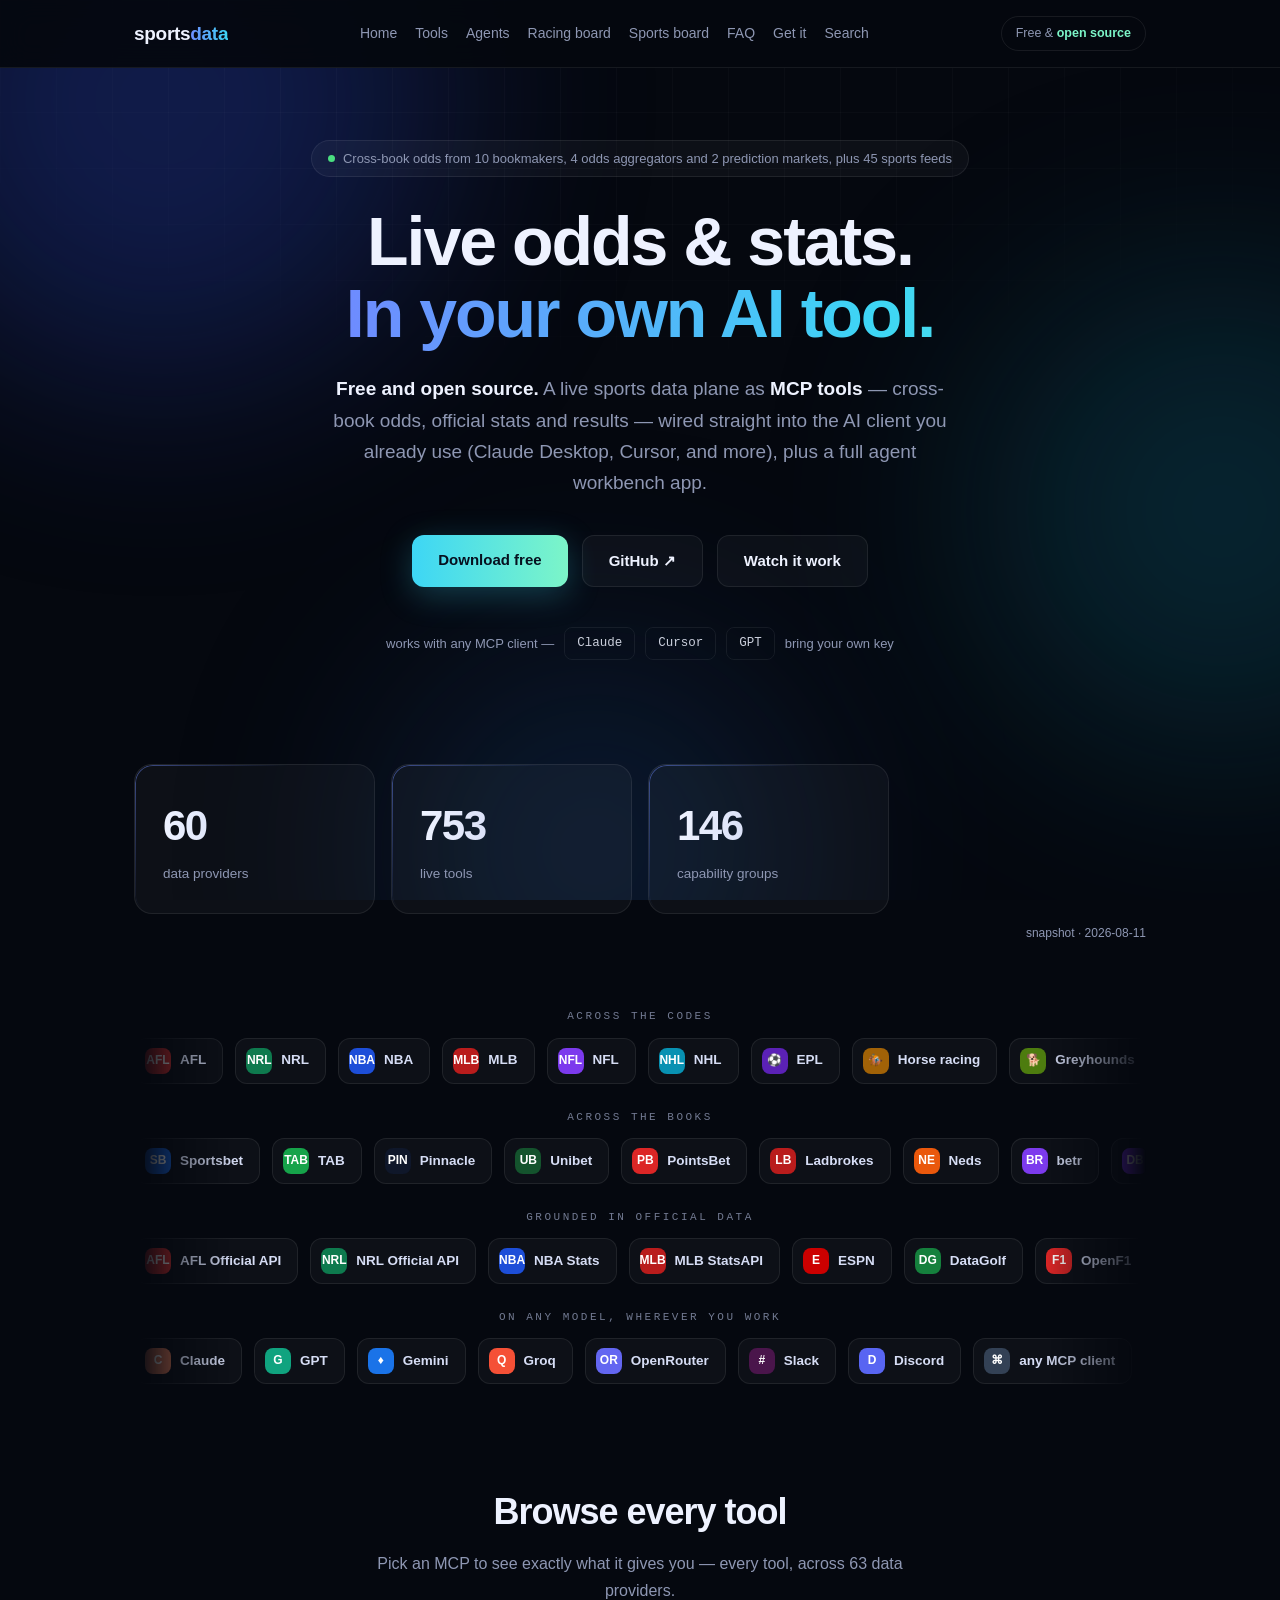
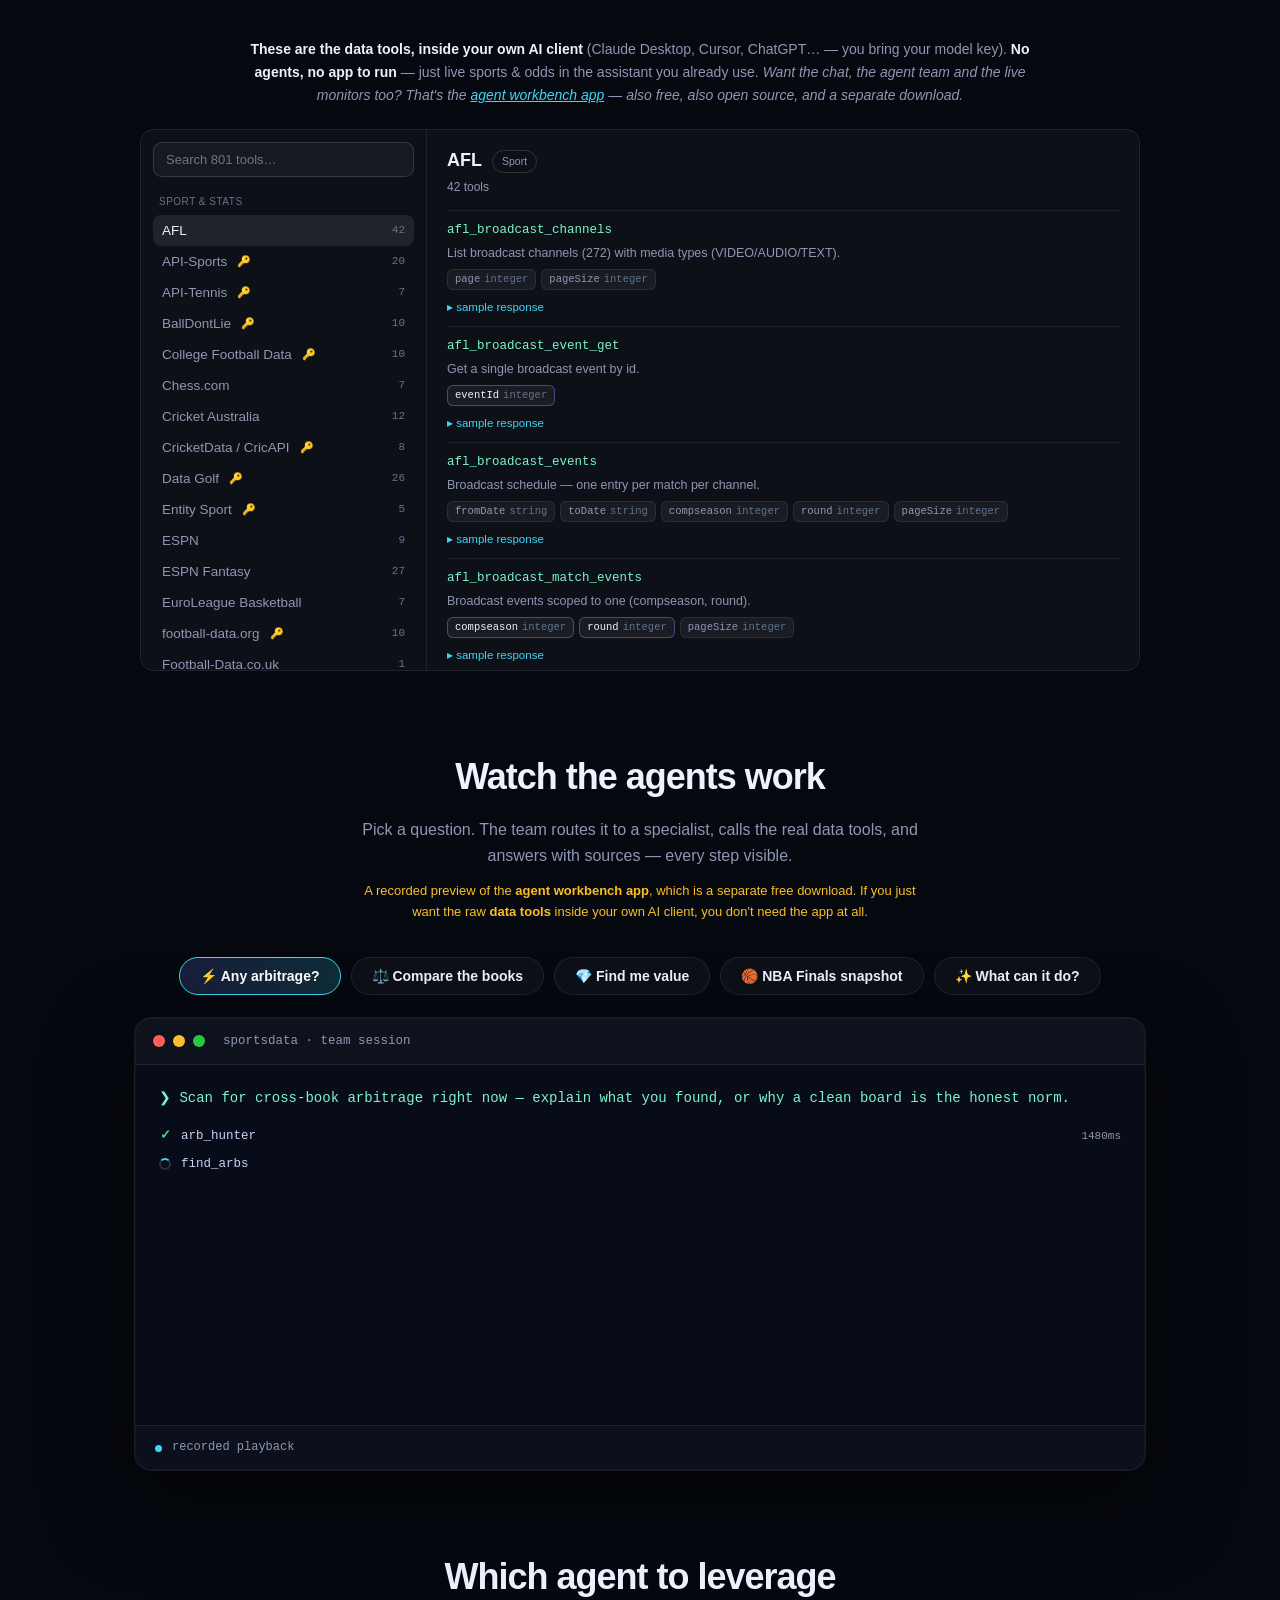
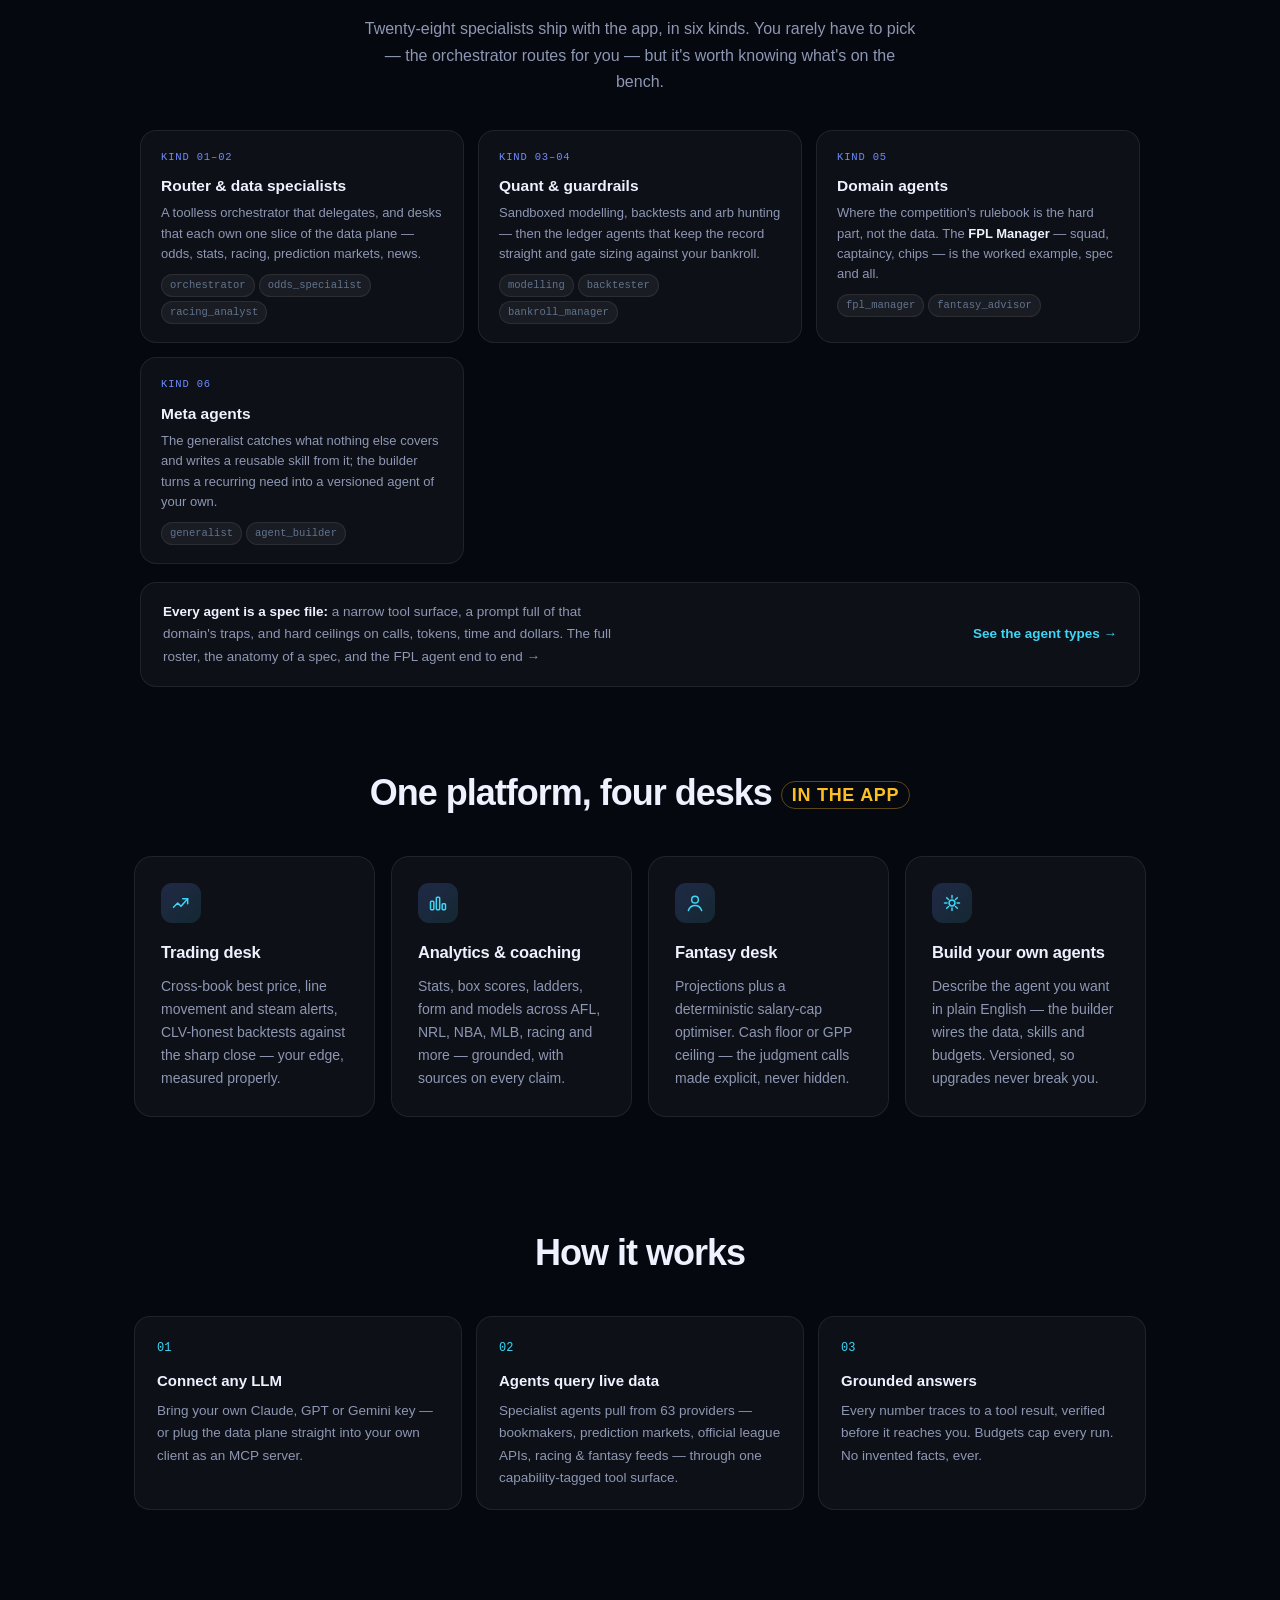
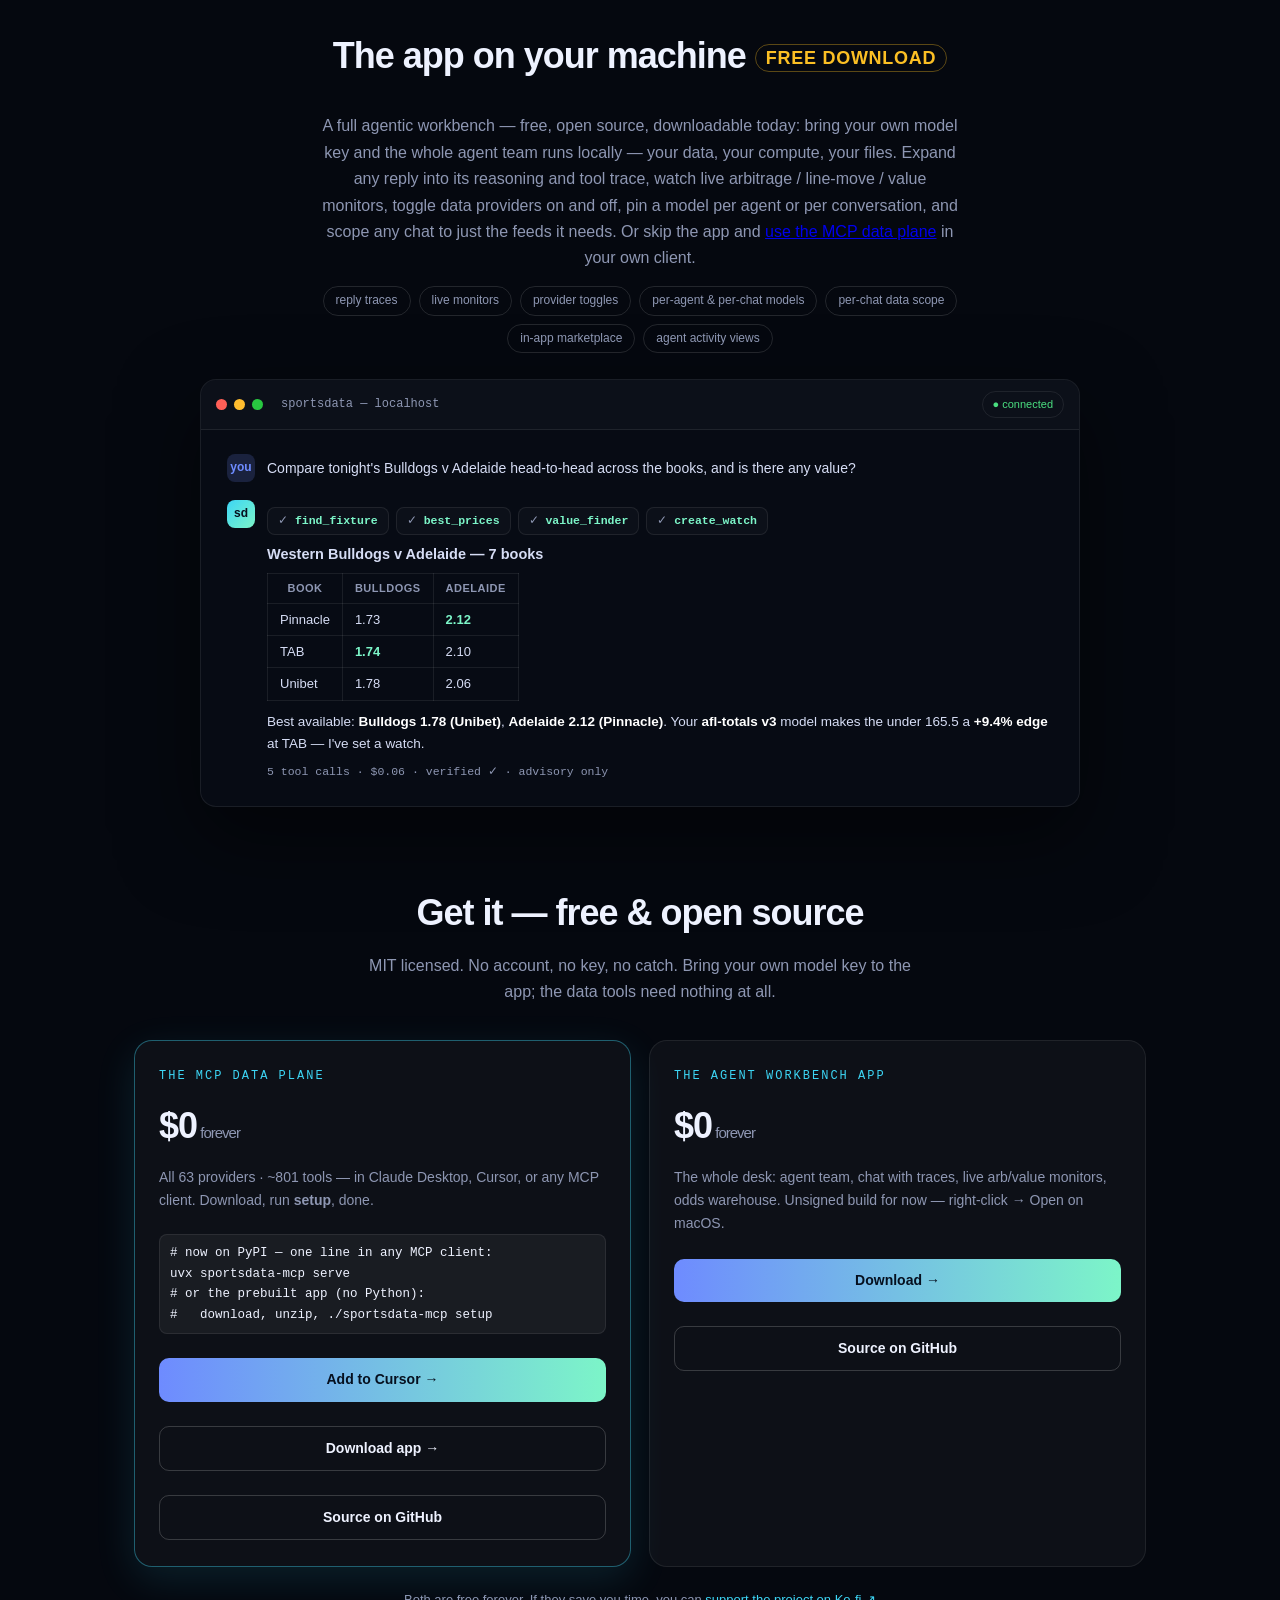
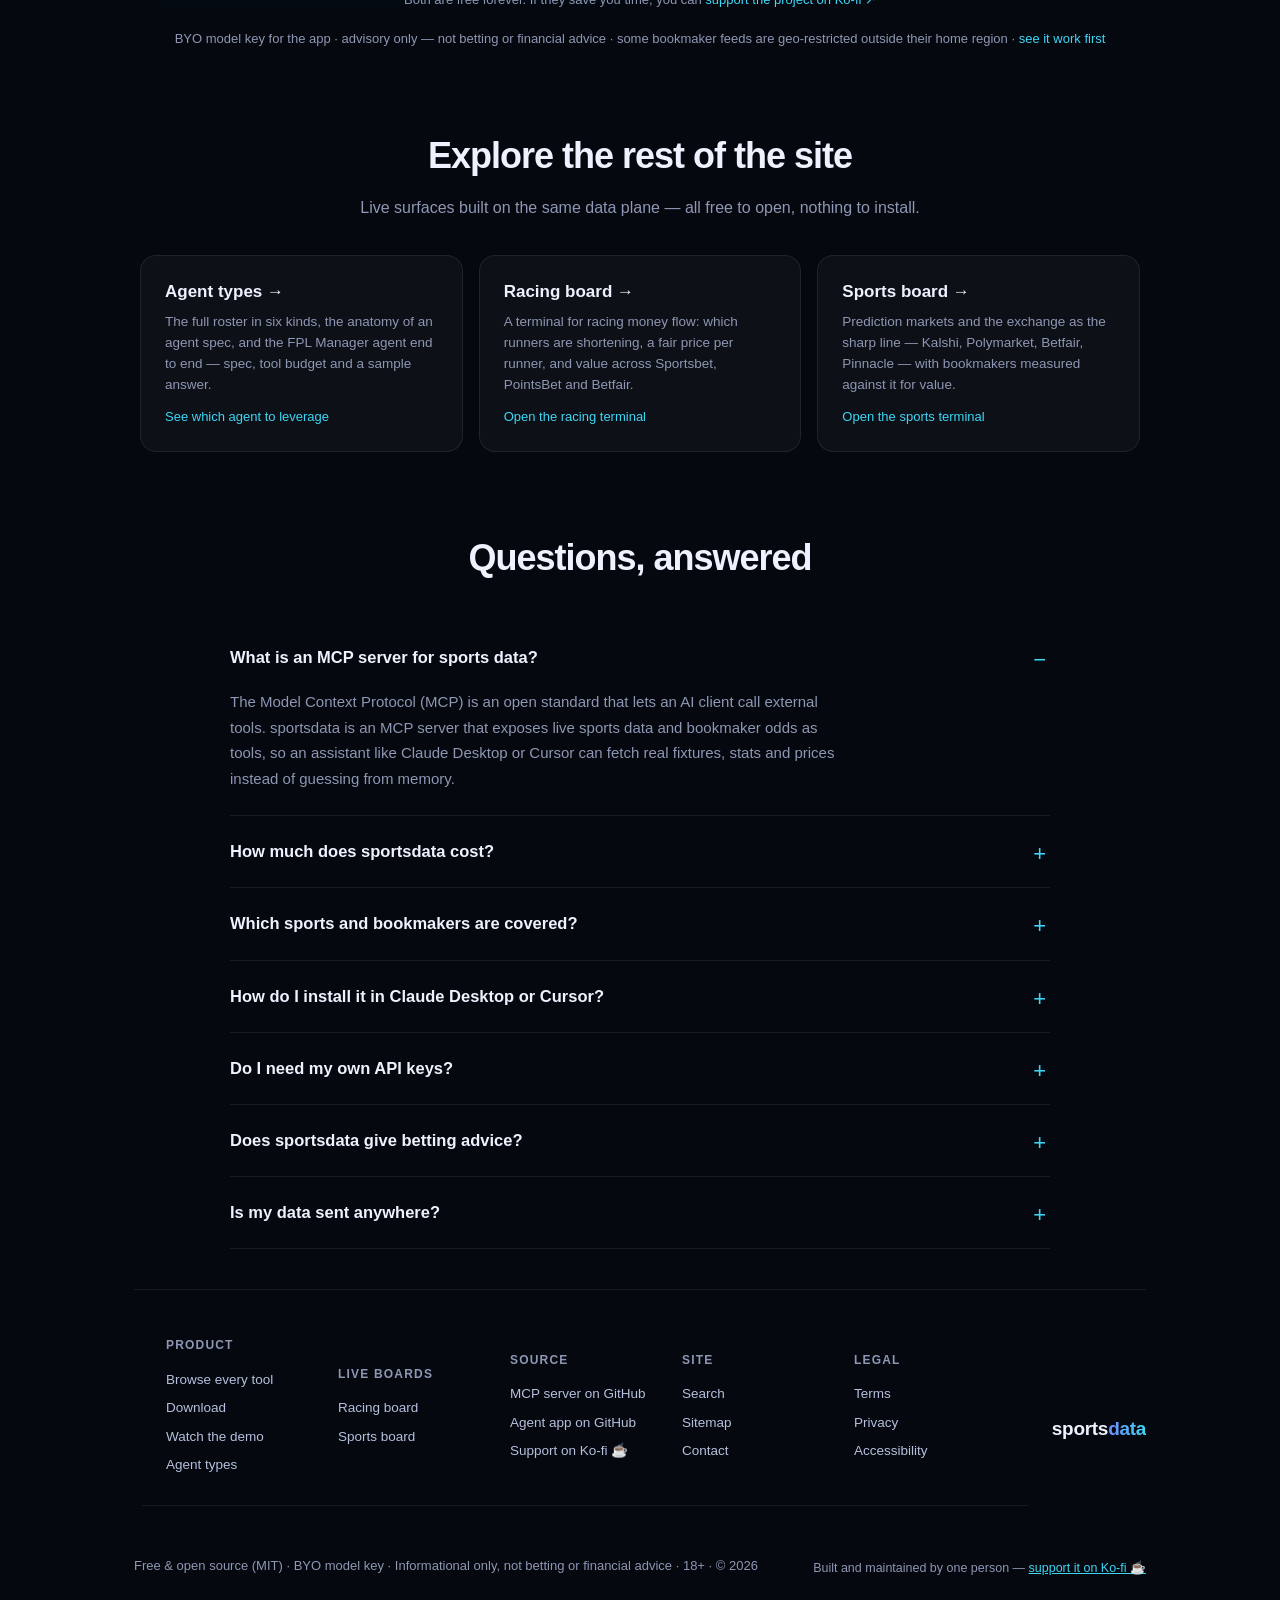
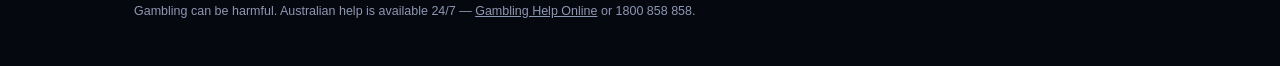
<file: index.html>
<!doctype html>
<html lang="en">
<head>
<meta charset="utf-8">
<meta name="viewport" content="width=device-width, initial-scale=1">
<title>Sports Data MCP Server — Live Odds &amp; Stats | sportsdata</title>
<meta name="description" content="Free, open-source MCP server giving Claude, Cursor or any AI client live sports data and cross-book odds from 60+ providers. No account, no API key.">
<link rel="canonical" href="https://sportsdata-ai.com/">
<meta name="robots" content="index, follow, max-image-preview:large, max-snippet:-1, max-video-preview:-1">
<meta name="theme-color" content="#05080f">
<meta name="author" content="sportsdata">

<!-- icons -->
<link rel="icon" href="/assets/icon.svg" type="image/svg+xml">
<link rel="apple-touch-icon" href="/assets/apple-touch-icon.png">
<link rel="manifest" href="/site.webmanifest">

<!-- open graph / twitter -->
<meta property="og:type" content="website">
<meta property="og:site_name" content="sportsdata">
<meta property="og:locale" content="en_AU">
<meta property="og:url" content="https://sportsdata-ai.com/">
<meta property="og:title" content="Sports Data MCP Server — Live Odds &amp; Stats in Your Own AI Tool">
<meta property="og:description" content="Free, open-source MCP server giving Claude, Cursor or any AI client live sports data and cross-book odds — 60+ providers, 750+ tools. No account, no key, no catch.">
<meta property="og:image" content="https://sportsdata-ai.com/assets/og-cover.jpg">
<meta property="og:image:width" content="1200">
<meta property="og:image:height" content="630">
<meta property="og:image:alt" content="sportsdata — live odds and stats in your own AI tool. Free and open source MCP server.">
<meta name="twitter:card" content="summary_large_image">
<meta name="twitter:title" content="Sports Data MCP Server — Live Odds &amp; Stats in Your Own AI Tool">
<meta name="twitter:description" content="Free, open-source MCP server giving any AI client live sports data and cross-book odds — 60+ providers, 750+ tools.">
<meta name="twitter:image" content="https://sportsdata-ai.com/assets/og-cover.jpg">

<!-- Structured data. Counts are deliberately written as "60+"/"750+" rather than exact
     figures: the real numbers come from catalogue.json at runtime and move every time a
     provider ships, and stale precision here is worse than honest approximation. -->
<script type="application/ld+json">
{
  "@context": "https://schema.org",
  "@graph": [
    {
      "@type": "WebSite",
      "@id": "https://sportsdata-ai.com/#website",
      "url": "https://sportsdata-ai.com/",
      "name": "sportsdata",
      "description": "Free, open-source MCP server for live sports data and cross-book odds.",
      "inLanguage": "en",
      "publisher": { "@id": "https://sportsdata-ai.com/#org" },
      "potentialAction": {
        "@type": "SearchAction",
        "target": {
          "@type": "EntryPoint",
          "urlTemplate": "https://sportsdata-ai.com/search.html?q={search_term_string}"
        },
        "query-input": "required name=search_term_string"
      }
    },
    {
      "@type": "Organization",
      "@id": "https://sportsdata-ai.com/#org",
      "name": "sportsdata",
      "url": "https://sportsdata-ai.com/",
      "logo": "https://sportsdata-ai.com/assets/icon-512.png",
      "email": "danieltomaro@icloud.com",
      "sameAs": [
        "https://github.com/DanielTomaro13/sportsdata-mcp",
        "https://github.com/DanielTomaro13/sportsdata-agents",
        "https://ko-fi.com/danieltomaro"
      ]
    },
    {
      "@type": "SoftwareApplication",
      "@id": "https://sportsdata-ai.com/#app",
      "name": "sportsdata MCP",
      "applicationCategory": "DeveloperApplication",
      "applicationSubCategory": "Model Context Protocol server",
      "operatingSystem": "macOS, Windows, Linux",
      "url": "https://sportsdata-ai.com/",
      "downloadUrl": "https://api.sportsdata-ai.com/download",
      "softwareHelp": "https://github.com/DanielTomaro13/sportsdata-mcp",
      "license": "https://opensource.org/licenses/MIT",
      "isAccessibleForFree": true,
      "description": "An MCP server exposing live sports data and cross-book betting odds from 60+ providers as 750+ tools, usable from Claude Desktop, Cursor or any MCP client.",
      "publisher": { "@id": "https://sportsdata-ai.com/#org" },
      "offers": {
        "@type": "Offer",
        "price": "0",
        "priceCurrency": "AUD",
        "availability": "https://schema.org/InStock"
      }
    },
    {
      "@type": "FAQPage",
      "@id": "https://sportsdata-ai.com/#faq",
      "mainEntity": [
        {
          "@type": "Question",
          "name": "What is an MCP server for sports data?",
          "acceptedAnswer": {
            "@type": "Answer",
            "text": "The Model Context Protocol (MCP) is an open standard that lets an AI client call external tools. sportsdata is an MCP server that exposes live sports data and bookmaker odds as tools, so an assistant like Claude Desktop or Cursor can fetch real fixtures, stats and prices instead of guessing from memory."
          }
        },
        {
          "@type": "Question",
          "name": "How much does sportsdata cost?",
          "acceptedAnswer": {
            "@type": "Answer",
            "text": "Nothing. Both the MCP data plane and the agent workbench app are free and MIT licensed. There is no account and no API key to buy. If you use the agent app you supply your own model key, and you pay your model provider directly for that usage. Donations on Ko-fi are voluntary and unlock nothing."
          }
        },
        {
          "@type": "Question",
          "name": "Which sports and bookmakers are covered?",
          "acceptedAnswer": {
            "@type": "Answer",
            "text": "Over 60 providers. Sport and stats feeds cover AFL, NRL, NBA, MLB, NFL, NHL, EPL, cricket, golf, tennis, F1, UFC, and horse, harness and greyhound racing. Odds come from bookmakers including Sportsbet, TAB, Pinnacle, Unibet, PointsBet, Ladbrokes, Neds, betr, Dabble and FanDuel, plus odds aggregators and the Kalshi and Polymarket prediction markets."
          }
        },
        {
          "@type": "Question",
          "name": "How do I install it in Claude Desktop or Cursor?",
          "acceptedAnswer": {
            "@type": "Answer",
            "text": "The server is published on PyPI, so a single line wires it into any MCP client: uvx sportsdata-mcp serve. There is also a prebuilt app that needs no Python — download it, unzip, and run ./sportsdata-mcp setup."
          }
        },
        {
          "@type": "Question",
          "name": "Do I need my own API keys?",
          "acceptedAnswer": {
            "@type": "Answer",
            "text": "For most providers, no. A subset of feeds require a key you obtain yourself from that provider; those are marked with a key icon in the tool browser, and everything else works with no credentials at all."
          }
        },
        {
          "@type": "Question",
          "name": "Does sportsdata give betting advice?",
          "acceptedAnswer": {
            "@type": "Answer",
            "text": "No. It returns data — prices, stats, fixtures and model outputs — for information only. Nothing on the site or in the tools is betting or financial advice, and the service is for adults aged 18 and over."
          }
        },
        {
          "@type": "Question",
          "name": "Is my data sent anywhere?",
          "acceptedAnswer": {
            "@type": "Answer",
            "text": "No. The MCP server runs on your own machine and talks directly to the upstream data providers, so your conversations and your model key never reach us. This website uses Cloudflare Web Analytics for page counts, which sets no cookies, does no fingerprinting and does not track you across other sites."
          }
        }
      ]
    }
  ]
}
</script>
<style>
  :root {
    --bg: #05080f;
    --card: rgba(255,255,255,.035);
    --card-border: rgba(255,255,255,.08);
    --ink: #eef2ff;
    --dim: #8e97b3;
    --acc1: #6e8bff;
    --acc2: #3dd6f5;
    --acc3: #7cf5c8;
    --ok: #4ade80;
    --mono: ui-monospace, "SF Mono", Menlo, Consolas, monospace;
    --ease: cubic-bezier(.22,1,.36,1);
  }
  * { box-sizing: border-box; margin: 0; padding: 0; }
  html { scroll-behavior: smooth; }
  body {
    background: var(--bg); color: var(--ink);
    font: 16px/1.65 -apple-system, BlinkMacSystemFont, "Segoe UI", Inter, Roboto, sans-serif;
    -webkit-font-smoothing: antialiased; overflow-x: hidden;
  }

  /* ── ambient background ── */
  .orbs { position: fixed; inset: 0; z-index: -2; overflow: hidden; }
  .orb { position: absolute; border-radius: 50%; filter: blur(110px); opacity: .35; }
  .orb.a { width: 560px; height: 560px; background: #2741b8; top: -180px; left: -120px;
           animation: drift 26s var(--ease) infinite alternate; }
  .orb.b { width: 480px; height: 480px; background: #0c5a6e; top: 30%; right: -180px;
           animation: drift 32s var(--ease) infinite alternate-reverse; }
  .orb.c { width: 420px; height: 420px; background: #173a6b; bottom: -160px; left: 30%;
           animation: drift 38s var(--ease) infinite alternate; }
  @keyframes drift { to { transform: translate(60px, 40px) scale(1.08); } }
  .grid-bg {
    position: fixed; inset: 0; z-index: -1; pointer-events: none;
    background-image:
      linear-gradient(rgba(255,255,255,.025) 1px, transparent 1px),
      linear-gradient(90deg, rgba(255,255,255,.025) 1px, transparent 1px);
    background-size: 56px 56px;
    mask-image: radial-gradient(ellipse 90% 60% at 50% 0%, black 35%, transparent 75%);
    -webkit-mask-image: radial-gradient(ellipse 90% 60% at 50% 0%, black 35%, transparent 75%);
  }

  main { max-width: 1060px; margin: 0 auto; padding: 0 24px; }

  /* ── nav ── */
  /* Pinned to the top of the viewport, like every other page's bar. The background lives
     on the full-width wrapper; the nav itself is just the centred column inside it. */
  .navbar { position: sticky; top: 0; z-index: 60;
    background: rgba(5,8,15,.93); -webkit-backdrop-filter: blur(14px); backdrop-filter: blur(14px);
    border-bottom: 1px solid rgba(255,255,255,.07); }
  nav { display: flex; align-items: center; justify-content: space-between; gap: 12px 16px;
    flex-wrap: wrap; max-width: 1060px; margin: 0 auto; padding: 16px 24px; }
  .wordmark { text-decoration: none; color: var(--ink); }
  .navlinks { display: flex; gap: 8px 18px; flex-wrap: wrap; }
  .navlinks a { color: var(--dim); text-decoration: none; font-size: 14px; transition: color .2s; }
  .navlinks a:hover, .navlinks a:focus-visible { color: var(--ink); }
  /* Pinned on a phone too, so it stays one row: the links scroll sideways instead of
     wrapping onto three lines and swallowing a third of the screen. */
  @media (max-width: 900px) {
    nav { flex-wrap: nowrap; gap: 14px; padding: 11px 20px; }
    .navlinks { flex-wrap: nowrap; overflow-x: auto; min-width: 0; gap: 14px;
      scrollbar-width: none; -ms-overflow-style: none; -webkit-overflow-scrolling: touch; }
    .navlinks::-webkit-scrollbar { display: none; }
    .navlinks a { font-size: 13px; white-space: nowrap; }
    .chip { display: none; }
  }
  .skiplink { position: absolute; left: -9999px; top: 0; background: var(--acc2); color: #06101f;
    padding: 10px 18px; border-radius: 0 0 10px 0; font-weight: 650; z-index: 100; }
  .skiplink:focus { left: 0; }
  :focus-visible { outline: 2px solid var(--acc2); outline-offset: 3px; border-radius: 4px; }
  .wordmark { font-weight: 800; font-size: 19px; letter-spacing: -.3px; }
  .wordmark span { background: linear-gradient(90deg, var(--acc1), var(--acc2));
                   -webkit-background-clip: text; background-clip: text; color: transparent; }
  .chip { font-size: 12.5px; color: var(--dim); border: 1px solid var(--card-border);
          border-radius: 999px; padding: 6px 14px; }
  .chip b { color: var(--acc3); font-weight: 600; }

  /* ── hero ── */
  .hero { padding: 72px 0 40px; text-align: center; }
  .hero .eyebrow { display: inline-flex; align-items: center; gap: 8px; font-size: 13px;
    color: var(--dim); border: 1px solid var(--card-border); background: var(--card);
    border-radius: 999px; padding: 7px 16px; margin-bottom: 28px; }
  .hero .eyebrow .dot { width: 7px; height: 7px; border-radius: 50%; background: var(--ok);
    animation: pulse 2.2s ease infinite; }
  @keyframes pulse { 50% { opacity: .35; transform: scale(.85); } }
  h1 { font-size: clamp(40px, 6.4vw, 68px); line-height: 1.06; letter-spacing: -2px;
       font-weight: 800; max-width: 820px; margin: 0 auto; }
  h1 .grad {
    background: linear-gradient(90deg, var(--acc1) 0%, var(--acc2) 45%, var(--acc3) 90%);
    background-size: 200% auto;
    -webkit-background-clip: text; background-clip: text; color: transparent;
    animation: sheen 6s linear infinite;
  }
  @keyframes sheen { to { background-position: 200% center; } }
  .hero p.sub { color: var(--dim); font-size: clamp(16px, 2vw, 19px); max-width: 640px;
                margin: 24px auto 0; }
  .hero p.sub b { color: var(--ink); }
  .ctas { display: flex; gap: 14px; justify-content: center; margin-top: 36px; flex-wrap: wrap; }
  .btn { border-radius: 12px; padding: 13px 26px; font-weight: 650; font-size: 15px;
         cursor: pointer; text-decoration: none; transition: transform .25s var(--ease), box-shadow .25s; }
  .btn.primary { color: #06101f; background: linear-gradient(90deg, var(--acc2), var(--acc3));
                 box-shadow: 0 8px 32px rgba(61,214,245,.25); border: 0; }
  .btn.primary:hover { transform: translateY(-2px); box-shadow: 0 14px 44px rgba(61,214,245,.35); }
  .btn.ghost { color: var(--ink); border: 1px solid var(--card-border); background: var(--card); }
  .btn.ghost:hover { border-color: rgba(255,255,255,.22); transform: translateY(-2px); }
  .llms { margin-top: 40px; color: var(--dim); font-size: 13px; display: flex; gap: 10px;
          justify-content: center; align-items: center; flex-wrap: wrap; }
  .llms .l { border: 1px solid var(--card-border); border-radius: 8px; padding: 5px 12px;
             font-family: var(--mono); font-size: 12.5px; color: var(--ink); opacity: .85; }

  /* ── counters ── */
  .counters { display: grid; grid-template-columns: repeat(auto-fit, minmax(200px, 1fr));
              gap: 16px; margin: 64px 0; }
  .counter { position: relative; background: var(--card); border: 1px solid var(--card-border);
             border-radius: 18px; padding: 26px 28px; overflow: hidden;
             transition: transform .3s var(--ease); }
  .counter:hover { transform: translateY(-3px); }
  .counter::before { content: ""; position: absolute; inset: 0; border-radius: 18px; padding: 1px;
    background: linear-gradient(135deg, rgba(110,139,255,.5), transparent 40%);
    -webkit-mask: linear-gradient(#fff 0 0) content-box, linear-gradient(#fff 0 0);
    -webkit-mask-composite: xor; mask-composite: exclude; pointer-events: none; }
  .counter b { display: block; font-size: 42px; font-weight: 800; letter-spacing: -1.5px;
    background: linear-gradient(90deg, var(--ink), #b9c4ea);
    -webkit-background-clip: text; background-clip: text; color: transparent; }
  .counter span { color: var(--dim); font-size: 13.5px; }
  .asof { grid-column: 1 / -1; text-align: right; color: var(--dim); font-size: 12px; margin-top: -6px; }

  /* ── logo marquees ── */
  .band { margin: 10px 0 30px; }
  .band .rowlab { font-family: var(--mono); font-size: 11px; letter-spacing: 2.5px;
    color: var(--dim); text-transform: uppercase; margin: 22px 0 10px; text-align: center;
    opacity: .8; }
  .marquee { overflow: hidden; -webkit-mask-image: linear-gradient(90deg, transparent, #000 10%, #000 90%, transparent);
    mask-image: linear-gradient(90deg, transparent, #000 10%, #000 90%, transparent); }
  .track { display: flex; gap: 12px; width: max-content; padding: 2px 0;
    animation: slide 36s linear infinite; }
  .track.rev { animation-direction: reverse; animation-duration: 42s; }
  .track.slow { animation-duration: 48s; }
  .marquee:hover .track { animation-play-state: paused; }
  @keyframes slide { to { transform: translateX(-50%); } }
  .badge { display: inline-flex; align-items: center; gap: 9px; white-space: nowrap;
    background: var(--card); border: 1px solid var(--card-border); border-radius: 12px;
    padding: 9px 16px 9px 10px; font-size: 13.5px; font-weight: 600; color: #d6ddf5;
    transition: border-color .25s, transform .25s var(--ease); }
  .badge:hover { border-color: rgba(110,139,255,.45); transform: translateY(-1px); }
  .badge .bx { width: 26px; height: 26px; border-radius: 8px; display: grid;
    place-items: center; font-size: 12px; font-weight: 800; color: #fff; flex: none; }

  /* ── section headers ── */
  section { padding: 30px 0 10px; }
  .sec-head { text-align: center; margin: 36px 0 34px; opacity: 0; transform: translateY(16px);
    transition: opacity .7s var(--ease), transform .7s var(--ease); }
  .sec-head.in { opacity: 1; transform: none; }
  .band { opacity: 0; transition: opacity .9s var(--ease); }
  .band.in { opacity: 1; }
  .sec-head h2 { font-size: clamp(26px, 3.6vw, 36px); letter-spacing: -1px; font-weight: 750; }
  .sec-head p { color: var(--dim); margin-top: 10px; max-width: 560px; margin-inline: auto; }

  /* ── demo console ── */
  .prompts { display: flex; gap: 10px; flex-wrap: wrap; justify-content: center; margin-bottom: 22px; }
  .prompts button { background: var(--card); color: var(--ink); border: 1px solid var(--card-border);
    border-radius: 999px; padding: 10px 20px; cursor: pointer; font-size: 14px; font-weight: 550;
    transition: all .25s var(--ease); }
  .prompts button:hover { border-color: var(--acc2); color: var(--acc2); transform: translateY(-1px); }
  .prompts button.active { background: linear-gradient(90deg, rgba(110,139,255,.18), rgba(61,214,245,.18));
    border-color: var(--acc2); color: #fff; }

  .console { background: rgba(10,14,26,.85); border: 1px solid var(--card-border); border-radius: 18px;
    overflow: hidden; box-shadow: 0 30px 80px rgba(0,0,0,.5), 0 0 0 1px rgba(255,255,255,.02) inset;
    backdrop-filter: blur(14px); -webkit-backdrop-filter: blur(14px); }
  .console .bar { display: flex; align-items: center; gap: 8px; padding: 13px 18px;
    border-bottom: 1px solid var(--card-border); background: rgba(255,255,255,.025); }
  .dotw { width: 12px; height: 12px; border-radius: 50%; }
  .dotw.r { background: #ff5f57; } .dotw.y { background: #febc2e; } .dotw.g { background: #28c840; }
  .console .title { margin-left: 10px; font-family: var(--mono); font-size: 12.5px; color: var(--dim); }
  .console .body { padding: 22px 24px 18px; min-height: 360px; font-size: 14.5px; }
  .promptline { font-family: var(--mono); font-size: 14px; color: var(--acc3); margin-bottom: 16px;
    white-space: pre-wrap; min-height: 22px; }
  .promptline .caret { display: inline-block; width: 8px; height: 16px; background: var(--acc3);
    vertical-align: -2px; animation: blink 1s steps(1) infinite; }
  @keyframes blink { 50% { opacity: 0; } }
  .tools { display: flex; flex-direction: column; gap: 7px; margin-bottom: 6px; }
  .tool { display: flex; align-items: center; gap: 10px; font-family: var(--mono); font-size: 12.5px;
    color: var(--dim); opacity: 0; transform: translateX(-8px);
    animation: toolin .4s var(--ease) forwards; }
  @keyframes toolin { to { opacity: 1; transform: none; } }
  .tool .spin { width: 12px; height: 12px; border: 2px solid rgba(255,255,255,.15);
    border-top-color: var(--acc2); border-radius: 50%; animation: rot .7s linear infinite; flex: none; }
  @keyframes rot { to { transform: rotate(360deg); } }
  .tool .check { color: var(--ok); font-weight: 700; flex: none; width: 12px; text-align: center; }
  .tool .name { color: #c7d2f5; }
  .tool .lat { margin-left: auto; font-size: 11px; color: var(--dim); }
  .thinking { font-size: 13px; margin: 10px 0;
    background: linear-gradient(90deg, var(--dim) 30%, #fff 50%, var(--dim) 70%);
    background-size: 200% auto; -webkit-background-clip: text; background-clip: text;
    color: transparent; animation: sheen 1.6s linear infinite; }
  .answer { border-top: 1px solid var(--card-border); margin-top: 14px; padding-top: 16px;
    line-height: 1.7; }
  .answer:empty { border: 0; padding: 0; margin: 0; }
  .answer table { border-collapse: collapse; margin: 12px 0; font-size: 13.5px; width: 100%;
    max-width: 480px; }
  .answer th, .answer td { text-align: left; padding: 8px 14px;
    border-bottom: 1px solid var(--card-border); }
  .answer th { color: var(--dim); font-weight: 600; font-size: 12px; text-transform: uppercase;
    letter-spacing: .4px; }
  .answer td:not(:first-child) { font-family: var(--mono); font-size: 13px; }
  .answer .best { color: var(--acc3); font-weight: 700; }
  .answer h4 { margin: 14px 0 6px; font-size: 15px; }
  .answer ul { margin: 8px 0 8px 20px; }
  .answer .src { color: var(--dim); font-size: 12.5px; margin-top: 12px; }
  .console .foot { display: flex; align-items: center; gap: 10px; padding: 12px 20px;
    border-top: 1px solid var(--card-border); font-size: 12px; color: var(--dim);
    font-family: var(--mono); background: rgba(255,255,255,.015); }
  .console .foot .live { width: 7px; height: 7px; border-radius: 50%; background: var(--acc2);
    animation: pulse 2s ease infinite; flex: none; }
  .replay { margin-left: auto; background: none; color: var(--dim); border: 1px solid var(--card-border);
    border-radius: 8px; padding: 4px 12px; font: inherit; cursor: pointer; }
  .replay:hover { color: var(--ink); border-color: rgba(255,255,255,.25); }

  /* ── feature cards ── */
  .grid { display: grid; grid-template-columns: repeat(auto-fit, minmax(240px, 1fr)); gap: 16px;
    margin: 16px 0 30px; }
  .card { background: var(--card); border: 1px solid var(--card-border); border-radius: 18px;
    padding: 26px; opacity: 0; transform: translateY(18px);
    transition: opacity .6s var(--ease), transform .6s var(--ease),
                border-color .3s, box-shadow .3s; }
  .card.in { opacity: 1; transform: none; }
  .card:hover { border-color: rgba(110,139,255,.4); box-shadow: 0 12px 40px rgba(20,30,80,.35); }
  .card .ico { width: 40px; height: 40px; border-radius: 11px; display: grid; place-items: center;
    background: linear-gradient(135deg, rgba(110,139,255,.2), rgba(61,214,245,.12));
    margin-bottom: 16px; }
  .card .ico svg { width: 20px; height: 20px; stroke: var(--acc2); fill: none;
    stroke-width: 1.8; stroke-linecap: round; stroke-linejoin: round; }
  .card h3 { font-size: 16.5px; margin-bottom: 8px; letter-spacing: -.2px; }
  .card p { color: var(--dim); font-size: 14px; }

  /* ── pipeline ── */
  .pipeline { display: grid; grid-template-columns: repeat(auto-fit, minmax(220px, 1fr)); gap: 14px;
    margin: 10px 0 40px; counter-reset: step; }
  .step { background: var(--card); border: 1px solid var(--card-border);
    border-radius: 16px; padding: 22px 22px 20px; counter-increment: step;
    opacity: 0; transform: translateY(18px);
    transition: opacity .6s var(--ease), transform .6s var(--ease); }
  .step.in { opacity: 1; transform: none; }
  .step::before { content: "0" counter(step); font-family: var(--mono); font-size: 12px;
    color: var(--acc2); display: block; margin-bottom: 10px; }
  .step h4 { font-size: 15px; margin-bottom: 6px; }
  .step p { color: var(--dim); font-size: 13.5px; }

  footer { color: var(--dim); font-size: 13px; margin-top: 30px; padding: 30px 0 44px;
    border-top: 1px solid var(--card-border); display: flex; gap: 16px; flex-wrap: wrap;
    justify-content: space-between; align-items: center; }

  @media (prefers-reduced-motion: reduce) {
    *, *::before, *::after { animation: none !important; transition: none !important; }
    .card, .step { opacity: 1; transform: none; }
  }
  @media (max-width: 640px) {
    .console .body { padding: 16px; min-height: 300px; }
    .hero { padding-top: 44px; }
    .answer { overflow-x: auto; }
  }
  /* ── pricing tiers ── */
  .tiers { display: grid; grid-template-columns: repeat(auto-fit, minmax(240px, 1fr));
    gap: 18px; margin-top: 8px; }
  .tier { position: relative; background: var(--card); border: 1px solid var(--card-border);
    border-radius: 18px; padding: 26px 24px; display: flex; flex-direction: column; gap: 10px;
    transition: transform .3s var(--ease), border-color .3s; }
  .tier:hover { transform: translateY(-4px); border-color: rgba(255,255,255,.2); }
  .tier.feat { border-color: rgba(61,214,245,.4); box-shadow: 0 12px 40px rgba(61,214,245,.12); }
  .tier .tname { font-family: var(--mono); font-size: 12px; letter-spacing: 2px;
    text-transform: uppercase; color: var(--acc2); }
  .tier .tprice { font-size: 36px; font-weight: 800; letter-spacing: -1px; }
  .tier .tprice span { font-size: 15px; font-weight: 500; color: var(--dim); }
  .tier .tdesc { color: var(--dim); font-size: 14px; }
  .tier ul { list-style: none; margin-top: 4px; display: flex; flex-direction: column; gap: 7px; }
  .tier li { font-size: 13.5px; padding-left: 20px; position: relative; }
  .tier li::before { content: "✓"; position: absolute; left: 0; color: var(--acc3); font-weight: 700; }
  .tnote { text-align: center; color: var(--dim); font-size: 13px; margin-top: 18px; }
  .tnote a { color: var(--acc2); text-decoration: none; }
  /* ── app preview (the real chat UI in a window frame) ── */
  .appwrap { margin: 8px auto 0; max-width: 880px; }
  .window { border: 1px solid var(--card-border); border-radius: 16px; overflow: hidden;
    background: #070b14; box-shadow: 0 30px 80px rgba(0,0,0,.5); }
  .winbar { display: flex; align-items: center; gap: 8px; padding: 11px 15px;
    border-bottom: 1px solid var(--card-border); background: rgba(255,255,255,.02); }
  .winbar .dotrow { display: flex; gap: 7px; }
  .winbar .wd { width: 11px; height: 11px; border-radius: 50%; }
  .winbar .wd.r { background: #ff5f57; } .winbar .wd.y { background: #febc2e; } .winbar .wd.g { background: #28c840; }
  .winbar .addr { margin-left: 10px; font-family: var(--mono); font-size: 12px; color: var(--dim); }
  .winbar .pill { margin-left: auto; font-size: 11px; color: var(--ok); border: 1px solid var(--card-border);
    border-radius: 999px; padding: 3px 10px; }
  .appbody { padding: 24px 26px; display: flex; flex-direction: column; gap: 18px; }
  .am { display: flex; gap: 12px; }
  .am .av { width: 28px; height: 28px; border-radius: 8px; flex: 0 0 auto; display: grid; place-items: center;
    font-size: 12px; font-weight: 700; }
  .am.u .av { background: rgba(110,139,255,.18); color: var(--acc1); }
  .am.b .av { background: linear-gradient(135deg, var(--acc2), var(--acc3)); color: #06101f; }
  .am .bd { font-size: 14px; color: #d6ddf5; padding-top: 3px; }
  .am .bd h4 { font-size: 14.5px; margin-bottom: 6px; }
  .toolrow { display: flex; gap: 7px; flex-wrap: wrap; margin: 4px 0 8px; }
  .tk { font-family: var(--mono); font-size: 11.5px; color: var(--dim); background: rgba(255,255,255,.025);
    border: 1px solid var(--card-border); border-radius: 8px; padding: 4px 10px; }
  .tk b { color: var(--acc3); font-weight: 700; }
  .miniboard { border-collapse: collapse; font-size: 13px; margin-top: 4px; }
  .miniboard td, .miniboard th { border: 1px solid var(--card-border); padding: 5px 12px; }
  .miniboard th { color: var(--dim); font-size: 11px; text-transform: uppercase; letter-spacing: .5px; }
  .miniboard td.bp { color: var(--acc3); font-weight: 700; }
  .am .meta { font-size: 11.5px; color: var(--dim); font-family: var(--mono); margin-top: 8px; }
</style>
</head>
<body>
<div class="orbs"><div class="orb a"></div><div class="orb b"></div><div class="orb c"></div></div>
<div class="grid-bg"></div>
<a class="skiplink" href="#main-content">Skip to content</a>
<!-- The bar sits OUTSIDE main so its background runs edge to edge. Inside main it was
     clipped to the 1060px column, and the hero orbs showed past its ends — which is why
     it read as a different colour from the bar on every other page. -->
<div class="navbar">
  <nav aria-label="Primary">
    <a class="wordmark" href="/">sports<span>data</span></a>
    <div class="navlinks">
      <a href="/">Home</a>
      <a href="#feeds">Tools</a>
      <a href="agents.html">Agents</a>
      <a href="board/">Racing board</a>
      <a href="sports/">Sports board</a>
      <a href="#faq">FAQ</a>
      <a href="#get">Get it</a>
      <a href="search.html">Search</a>
    </div>
    <div class="chip">Free &amp; <b>open source</b></div>
  </nav>
</div>
<main>
  <div id="main-content"></div>

  <div class="hero">
    <div class="eyebrow"><span class="dot"></span><span data-cat="headline">Cross-book odds from 10 bookmakers, 4 odds aggregators and 2 prediction markets, plus 42 sports feeds</span></div>
    <h1>Live odds &amp; stats.<br><span class="grad">In your own AI tool.</span></h1>
    <p class="sub"><b>Free and open source.</b> A live sports data plane as <b>MCP tools</b> —
    cross-book odds, official stats and results — wired straight into the AI client you
    already use (Claude Desktop, Cursor, and more), plus a full agent workbench app.</p>
    <div class="ctas">
      <a class="btn primary" href="#get">Download free</a>
      <a class="btn ghost" href="https://github.com/DanielTomaro13/sportsdata-mcp">GitHub ↗</a>
      <a class="btn ghost" href="#demo">Watch it work</a>
    </div>
    <div class="llms">works with any MCP client —
      <span class="l">Claude</span><span class="l">Cursor</span><span class="l">GPT</span>
      bring your own key
    </div>
  </div>

  <div class="counters" id="counters">
    <div class="counter"><b data-count="providers">0</b><span>data providers</span></div>
    <div class="counter"><b data-count="tools">0</b><span>live tools</span></div>
    <div class="counter"><b data-count="groups">0</b><span>capability groups</span></div>
    <div class="asof" id="asof"></div>
  </div>

  <div class="band" id="band">
    <div class="rowlab">across the codes</div>
    <div class="marquee"><div class="track" id="row-sports"></div></div>
    <div class="rowlab">across the books</div>
    <div class="marquee"><div class="track rev" id="row-books"></div></div>
    <div class="rowlab">grounded in official data</div>
    <div class="marquee"><div class="track" id="row-data"></div></div>
    <div class="rowlab">on any model, wherever you work</div>
    <div class="marquee"><div class="track slow" id="row-llms"></div></div>
  </div>

  <section id="feeds">
    <style>
      .boundary{max-width:820px;margin:0 auto 22px;text-align:center;font-size:14px;color:var(--dim,#8e97b3);line-height:1.65}
      .boundary b{color:var(--ink,#eef2ff)}
      .tb{display:grid;grid-template-columns:286px 1fr;max-width:1000px;margin:0 auto;border:1px solid var(--border,rgba(255,255,255,.08));border-radius:14px;overflow:hidden;background:var(--panel,rgba(255,255,255,.035))}
      @media(max-width:760px){.tb{grid-template-columns:1fr}}
      .tb-left{border-right:1px solid var(--border,rgba(255,255,255,.08));max-height:540px;overflow-y:auto;padding:12px}
      @media(max-width:760px){.tb-left{border-right:0;border-bottom:1px solid var(--border,rgba(255,255,255,.08));max-height:230px}}
      .tb-search{width:100%;box-sizing:border-box;padding:9px 12px;border-radius:9px;border:1px solid var(--border2,rgba(255,255,255,.14));background:rgba(255,255,255,.04);color:var(--ink,#eef2ff);font-size:13px;margin-bottom:8px;outline:none}
      .tb-glabel{font-size:10px;letter-spacing:.5px;color:var(--faint,#62748f);text-transform:uppercase;padding:9px 6px 4px}
      .tb-prov{display:flex;align-items:center;gap:8px;width:100%;text-align:left;border:0;background:none;cursor:pointer;color:var(--dim,#8e97b3);font-size:13.5px;padding:8px 9px;border-radius:8px}
      .tb-prov:hover{background:rgba(255,255,255,.05);color:var(--ink,#eef2ff)}
      .tb-prov.active{background:rgba(255,255,255,.08);color:var(--ink,#eef2ff)}
      .tb-prov .pc{margin-left:auto;font-size:11px;color:var(--faint,#62748f);font-family:var(--mono,monospace)}
      .tb-prov .geo{color:var(--warn,#fbbf24);font-size:11px}
      .tb-prov .byo{font-size:11px;margin-left:2px}
      .tb-right{max-height:540px;overflow-y:auto;padding:16px 20px}
      @media(max-width:760px){.tb-right{max-height:400px}}
      .tb-rhead{display:flex;align-items:center;gap:10px;margin-bottom:2px}
      .tb-rhead h3{font-size:18px;margin:0}
      .tb-rhead .k{font-size:10.5px;border-radius:999px;padding:2px 9px;border:1px solid var(--border2,rgba(255,255,255,.14));color:var(--dim,#8e97b3);text-transform:capitalize}
      .tb-rhead .k.gambling{color:var(--warn,#fbbf24);border-color:rgba(251,191,36,.35)}
      .tb-rsub{font-size:12px;color:var(--dim,#8e97b3);margin-bottom:12px}
      .tb-tool{padding:9px 0;border-top:1px solid var(--border,rgba(255,255,255,.08))}
      .tb-tool .tn{font-family:var(--mono,monospace);font-size:12.5px;color:var(--acc3,#7cf5c8);word-break:break-all}
      .tb-tool .td{font-size:12.5px;color:var(--dim,#8e97b3);margin-top:3px;line-height:1.45}
      .tb-args{display:flex;flex-wrap:wrap;gap:5px;margin-top:7px}
      .tb-args .arg{font-family:var(--mono,monospace);font-size:10.5px;background:rgba(255,255,255,.05);border:1px solid var(--border,rgba(255,255,255,.08));border-radius:6px;padding:1px 7px;color:var(--dim,#8e97b3)}
      .tb-args .arg i{color:var(--faint,#62748f);font-style:normal;margin-left:4px}
      .tb-args .arg.req{border-color:rgba(110,139,255,.45);color:var(--ink,#eef2ff)}
      .tb-args .arg.none{border:0;background:none;color:var(--faint,#62748f);padding:0;font-style:italic}
      .tb-ex{margin-top:8px}
      .tb-ex summary{cursor:pointer;font-size:11.5px;color:var(--acc2,#3dd6f5);list-style:none;user-select:none}
      .tb-ex summary::-webkit-details-marker{display:none}
      .tb-ex summary::before{content:"▸ "}
      .tb-ex[open] summary::before{content:"▾ "}
      .tb-ex pre{margin:7px 0 0;background:rgba(0,0,0,.32);border:1px solid var(--border,rgba(255,255,255,.08));border-radius:8px;padding:10px 12px;font-family:var(--mono,monospace);font-size:11px;color:var(--dim,#8e97b3);overflow:auto;max-height:240px;line-height:1.45;white-space:pre}
      .tb-empty{color:var(--faint,#62748f);font-size:13px;padding:24px;text-align:center}
    </style>
    <div class="sec-head"><h2>Browse every tool</h2><p>Pick an MCP to see exactly what it gives you — every tool, across <span data-cat="providers">60</span> data providers.</p></div>
    <p class="boundary"><b>These are the data tools, inside your own AI client</b> (Claude Desktop, Cursor, ChatGPT… — you bring your model key). <b>No agents, no app to run</b> — just live sports &amp; odds in the assistant you already use. <em>Want the chat, the agent team and the live monitors too? That's the <a href="#app" style="color:var(--acc2)">agent workbench app</a> — also free, also open source, and a separate download.</em></p>
    <div class="tb">
      <div class="tb-left">
        <input class="tb-search" id="tb-search" placeholder="Search tools…" />
        <div id="tb-provs"><div class="tb-empty">loading…</div></div>
      </div>
      <div class="tb-right" id="tb-right"></div>
    </div>
  </section>
  <script>
  (async () => {
    const provsEl = document.getElementById("tb-provs"), rightEl = document.getElementById("tb-right"), searchEl = document.getElementById("tb-search");
    if (!provsEl) return;
    const esc = s => String(s).replace(/[&<>"]/g, c => ({ "&": "&amp;", "<": "&lt;", ">": "&gt;", '"': "&quot;" }[c]));
    let cat;
    try { cat = await (await fetch("catalogue.json", { cache: "no-store" })).json(); }
    catch { provsEl.innerHTML = '<div class="tb-empty">catalogue unavailable</div>'; return; }
    const provs = cat.providers, total = provs.reduce((n, p) => n + p.count, 0);
    // BYO comes from the catalogue's own `byo` flag, which is generated from the specs'
    // `requires_user_key`. It used to be a hardcoded Set(["twitter"]) here, which was
    // right for exactly as long as there was one such provider — there are now 19.
    const isByo = p => !!p.byo;
    if (searchEl) searchEl.placeholder = `Search ${total} tools…`;
    // Keep the prose counts in step with the catalogue. These used to be hand-typed and
    // said "29 providers · ~522 tools" long after the real figures were 60 and 753 —
    // a page that undersells the product by 40% is worse than one that says nothing.
    const fill = (sel, n) => document.querySelectorAll(`[data-cat="${sel}"]`).forEach(el => el.textContent = n);
    fill("providers", provs.length);
    fill("tools", total);
    // The hero line is written as ONE span: `.eyebrow` is an inline-flex container, so
    // separate count spans became flex items and the sentence rendered as a broken row.
    const n = tag => provs.filter(p => p.tag === tag).length;
    fill("headline", `Cross-book odds from ${n("bookmaker")} bookmakers, ${n("aggregator")} odds `
      + `aggregators and ${n("prediction")} prediction markets, plus ${n("sport")} sports feeds`);
    const item = p => `<button class="tb-prov" data-id="${esc(p.id)}"><span>${esc(p.name)}</span>${p.kind === "gambling" ? '<span class="geo">⚠</span>' : ''}${isByo(p) ? '<span class="byo" title="needs your own provider key">🔑</span>' : ''}<span class="pc">${p.count}</span></button>`;
    const sport = provs.filter(p => p.kind === "sport"), gamb = provs.filter(p => p.kind === "gambling");
    // Anything that is neither still gets a home — `social` providers were previously
    // filtered into no list at all, so their tools were counted in the total and
    // rendered nowhere.
    const other = provs.filter(p => p.kind !== "sport" && p.kind !== "gambling");
    provsEl.innerHTML = `<div class="tb-glabel">Sport &amp; stats</div>${sport.map(item).join("")}`
      + `<div class="tb-glabel">Gambling &amp; odds</div>${gamb.map(item).join("")}`
      + (other.length ? `<div class="tb-glabel">Other</div>${other.map(item).join("")}` : "");
    let current = provs[0];
    const mark = () => provsEl.querySelectorAll(".tb-prov").forEach(b => b.classList.toggle("active", b.dataset.id === current.id));
    const renderTools = (p, q = "") => {
      const tt = q ? p.tools.filter(t => t.name.includes(q) || (t.desc || "").toLowerCase().includes(q)) : p.tools;
      rightEl.innerHTML = `<div class="tb-rhead"><h3>${esc(p.name)}</h3><span class="k ${esc(p.kind)}">${esc(p.kind)}</span></div>`
        + `<div class="tb-rsub">${p.count} tools${p.kind === "gambling" ? " · may be geo-restricted in your region" : ""}${isByo(p) ? " · 🔑 needs your own " + esc(p.name) + " key" : ""}${p.verified === false ? " · shapes documented from the vendor, not yet verified live" : ""}</div>`
        + (tt.length ? tt.map(t => {
            const args = (t.args && t.args.length)
              ? `<div class="tb-args">${t.args.map(a => `<span class="arg${a.r ? " req" : ""}">${esc(a.n)}<i>${esc(a.t)}</i></span>`).join("")}</div>`
              : `<div class="tb-args"><span class="arg none">no parameters</span></div>`;
            const ex = t.example ? `<details class="tb-ex"><summary>sample response</summary><pre>${esc(t.example)}</pre></details>` : "";
            return `<div class="tb-tool"><div class="tn">${esc(t.name)}</div><div class="td">${esc(t.desc || "")}</div>${args}${ex}</div>`;
          }).join("") : '<div class="tb-empty">no tools match</div>');
    };
    renderTools(current); mark();
    provsEl.addEventListener("click", e => { const b = e.target.closest(".tb-prov"); if (!b) return; current = provs.find(p => p.id === b.dataset.id); renderTools(current, (searchEl.value || "").trim().toLowerCase()); mark(); });
    if (searchEl) searchEl.addEventListener("input", () => {
      const q = searchEl.value.trim().toLowerCase();
      if (q) { const has = p => p.tools.some(t => t.name.includes(q) || (t.desc || "").toLowerCase().includes(q)); if (!has(current)) { const f = provs.find(has); if (f) { current = f; mark(); } } }
      renderTools(current, q);
    });
  })();
  </script>

  <section id="demo">
    <div class="sec-head">
      <h2>Watch the agents work</h2>
      <p>Pick a question. The team routes it to a specialist, calls the real data tools,
      and answers with sources — every step visible.</p>
      <p style="font-size:13px;color:var(--warn,#fbbf24)">A recorded preview of the <b>agent workbench app</b>, which is a separate free download. If you just want the raw <b>data tools</b> inside your own AI client, you don't need the app at all.</p>
    </div>
    <div class="prompts" id="prompts"></div>
    <div class="console">
      <div class="bar">
        <span class="dotw r"></span><span class="dotw y"></span><span class="dotw g"></span>
        <span class="title">sportsdata · team session</span>
      </div>
      <div class="body">
        <div class="promptline" id="promptline"><span class="caret"></span></div>
        <div class="tools" id="tools"></div>
        <div class="thinking" id="thinking" hidden>synthesising…</div>
        <div class="answer" id="answer"></div>
      </div>
      <div class="foot">
        <span class="live"></span><span id="foot-note">pick a prompt to run the demo</span>
        <button class="replay" id="replay" hidden>↻ replay</button>
      </div>
    </div>
  </section>

  <section id="agents">
    <style>
      .agrid{display:grid;gap:14px;grid-template-columns:repeat(auto-fill,minmax(250px,1fr));max-width:1000px;margin:0 auto}
      /* these are anchors, so colour must be set explicitly — index.html has no global a{} rule
         and the headings would otherwise render as default browser-blue link text */
      .acard{display:block;text-decoration:none;color:var(--ink);
        background:var(--card);border:1px solid var(--card-border);border-radius:16px;padding:18px 20px;
        transition:transform .3s var(--ease),border-color .3s}
      .acard:hover{transform:translateY(-3px);border-color:rgba(255,255,255,.22)}
      .acard .k{font-family:var(--mono);font-size:10.5px;letter-spacing:.08em;text-transform:uppercase;
        color:var(--acc1);margin-bottom:7px}
      .acard h3{font-size:15.5px;margin-bottom:5px;color:var(--ink)}
      .acard p{font-size:13px;color:var(--dim);line-height:1.55}
      .acard .who{display:flex;flex-wrap:wrap;gap:4px;margin-top:10px}
      .acard .who span{font-family:var(--mono);font-size:10.5px;padding:2px 8px;border-radius:999px;
        background:rgba(255,255,255,.05);border:1px solid var(--card-border);color:var(--faint,#62748f)}
      .aftr{max-width:1000px;margin:18px auto 0;display:flex;flex-wrap:wrap;gap:14px;align-items:center;
        justify-content:space-between;border:1px solid var(--card-border);border-radius:16px;
        background:var(--card);padding:18px 22px}
      .aftr p{font-size:13.5px;color:var(--dim);margin:0;max-width:62ch}
      .aftr p b{color:var(--ink)}
      .aftr a{flex:none;font-size:13.5px;color:var(--acc2);text-decoration:none;font-weight:600}
    </style>
    <div class="sec-head"><h2>Which agent to leverage</h2>
      <p>Twenty-eight specialists ship with the app, in six kinds. You rarely have to pick — the
      orchestrator routes for you — but it's worth knowing what's on the bench.</p></div>
    <div class="agrid">
      <a class="acard" href="agents.html">
        <div class="k">Kind 01–02</div>
        <h3>Router &amp; data specialists</h3>
        <p>A toolless orchestrator that delegates, and desks that each own one slice of the data
        plane — odds, stats, racing, prediction markets, news.</p>
        <div class="who"><span>orchestrator</span><span>odds_specialist</span><span>racing_analyst</span></div>
      </a>
      <a class="acard" href="agents.html">
        <div class="k">Kind 03–04</div>
        <h3>Quant &amp; guardrails</h3>
        <p>Sandboxed modelling, backtests and arb hunting — then the ledger agents that keep the
        record straight and gate sizing against your bankroll.</p>
        <div class="who"><span>modelling</span><span>backtester</span><span>bankroll_manager</span></div>
      </a>
      <a class="acard" href="agents.html#fpl">
        <div class="k">Kind 05</div>
        <h3>Domain agents</h3>
        <p>Where the competition's rulebook is the hard part, not the data. The <b style="color:var(--ink)">FPL
        Manager</b> — squad, captaincy, chips — is the worked example, spec and all.</p>
        <div class="who"><span>fpl_manager</span><span>fantasy_advisor</span></div>
      </a>
      <a class="acard" href="agents.html">
        <div class="k">Kind 06</div>
        <h3>Meta agents</h3>
        <p>The generalist catches what nothing else covers and writes a reusable skill from it; the
        builder turns a recurring need into a versioned agent of your own.</p>
        <div class="who"><span>generalist</span><span>agent_builder</span></div>
      </a>
    </div>
    <div class="aftr">
      <p><b>Every agent is a spec file:</b> a narrow tool surface, a prompt full of that domain's
      traps, and hard ceilings on calls, tokens, time and dollars. The full roster, the anatomy of a
      spec, and the FPL agent end to end →</p>
      <a href="agents.html">See the agent types →</a>
    </div>
  </section>

  <section>
    <div class="sec-head"><h2>One platform, four desks <span style="font-size:.5em;vertical-align:middle;color:var(--warn,#fbbf24);border:1px solid rgba(251,191,36,.35);border-radius:999px;padding:3px 10px;letter-spacing:.04em;text-transform:uppercase">In the app</span></h2></div>
    <div class="grid" id="features">
      <div class="card">
        <div class="ico"><svg viewBox="0 0 24 24"><path d="M3 17l5-5 4 4 8-9"/><path d="M14 7h6v6"/></svg></div>
        <h3>Trading desk</h3>
        <p>Cross-book best price, line movement and steam alerts, CLV-honest backtests
        against the sharp close — your edge, measured properly.</p>
      </div>
      <div class="card">
        <div class="ico"><svg viewBox="0 0 24 24"><rect x="3" y="10" width="4" height="10" rx="1"/><rect x="10" y="5" width="4" height="15" rx="1"/><rect x="17" y="13" width="4" height="7" rx="1"/></svg></div>
        <h3>Analytics &amp; coaching</h3>
        <p>Stats, box scores, ladders, form and models across AFL, NRL, NBA, MLB,
        racing and more — grounded, with sources on every claim.</p>
      </div>
      <div class="card">
        <div class="ico"><svg viewBox="0 0 24 24"><circle cx="12" cy="8" r="4"/><path d="M4 21c1.5-4 5-6 8-6s6.5 2 8 6"/></svg></div>
        <h3>Fantasy desk</h3>
        <p>Projections plus a deterministic salary-cap optimiser. Cash floor or GPP
        ceiling — the judgment calls made explicit, never hidden.</p>
      </div>
      <div class="card">
        <div class="ico"><svg viewBox="0 0 24 24"><path d="M12 3v3M12 18v3M3 12h3M18 12h3M5.6 5.6l2.2 2.2M16.2 16.2l2.2 2.2M18.4 5.6l-2.2 2.2M7.8 16.2l-2.2 2.2"/><circle cx="12" cy="12" r="3.5"/></svg></div>
        <h3>Build your own agents</h3>
        <p>Describe the agent you want in plain English — the builder wires the data,
        skills and budgets. Versioned, so upgrades never break you.</p>
      </div>
    </div>
  </section>

  <section id="how">
    <div class="sec-head"><h2>How it works</h2></div>
    <div class="pipeline" id="pipeline">
      <div class="step"><h4>Connect any LLM</h4>
        <p>Bring your own Claude, GPT or Gemini key — or plug the data plane straight
        into your own client as an MCP server.</p></div>
      <div class="step"><h4>Agents query live data</h4>
        <p>Specialist agents pull from <span data-cat="providers">60</span> providers — bookmakers, prediction markets, official league APIs,
        racing &amp; fantasy feeds — through one capability-tagged tool surface.</p></div>
      <div class="step"><h4>Grounded answers</h4>
        <p>Every number traces to a tool result, verified before it reaches you.
        Budgets cap every run. No invented facts, ever.</p></div>
    </div>
  </section>

  <section id="app">
    <div class="sec-head"><h2>The app on your machine <span style="font-size:.5em;vertical-align:middle;color:var(--warn,#fbbf24);border:1px solid rgba(251,191,36,.35);border-radius:999px;padding:3px 10px;letter-spacing:.04em;text-transform:uppercase">Free download</span></h2></div>
    <p style="text-align:center;color:var(--dim);max-width:640px;margin:-6px auto 14px">
      A full agentic workbench — free, open source, downloadable today: bring your own model key and the
      whole agent team runs locally — your data, your compute, your files. Expand any reply
      into its reasoning and tool trace, watch live arbitrage / line-move / value monitors,
      toggle data providers on and off, pin a model per agent or per conversation, and scope
      any chat to just the feeds it needs. Or skip the app and
      <a href="#get">use the MCP data plane</a> in your own client.</p>
    <div style="display:flex;flex-wrap:wrap;gap:8px;justify-content:center;max-width:680px;margin:0 auto 26px">
      <span style="font-size:12px;color:var(--dim);border:1px solid rgba(255,255,255,.12);border-radius:999px;padding:4px 12px">reply traces</span>
      <span style="font-size:12px;color:var(--dim);border:1px solid rgba(255,255,255,.12);border-radius:999px;padding:4px 12px">live monitors</span>
      <span style="font-size:12px;color:var(--dim);border:1px solid rgba(255,255,255,.12);border-radius:999px;padding:4px 12px">provider toggles</span>
      <span style="font-size:12px;color:var(--dim);border:1px solid rgba(255,255,255,.12);border-radius:999px;padding:4px 12px">per-agent &amp; per-chat models</span>
      <span style="font-size:12px;color:var(--dim);border:1px solid rgba(255,255,255,.12);border-radius:999px;padding:4px 12px">per-chat data scope</span>
      <span style="font-size:12px;color:var(--dim);border:1px solid rgba(255,255,255,.12);border-radius:999px;padding:4px 12px">in-app marketplace</span>
      <span style="font-size:12px;color:var(--dim);border:1px solid rgba(255,255,255,.12);border-radius:999px;padding:4px 12px">agent activity views</span>
    </div>
    <div class="appwrap">
      <div class="window">
        <div class="winbar">
          <div class="dotrow"><span class="wd r"></span><span class="wd y"></span><span class="wd g"></span></div>
          <div class="addr">sportsdata — localhost</div>
          <div class="pill">● connected</div>
        </div>
        <div class="appbody">
          <div class="am u"><div class="av">you</div><div class="bd">Compare tonight's Bulldogs v Adelaide head-to-head across the books, and is there any value?</div></div>
          <div class="am b"><div class="av">sd</div><div class="bd">
            <div class="toolrow">
              <span class="tk">✓ <b>find_fixture</b></span>
              <span class="tk">✓ <b>best_prices</b></span>
              <span class="tk">✓ <b>value_finder</b></span>
              <span class="tk">✓ <b>create_watch</b></span>
            </div>
            <h4>Western Bulldogs v Adelaide — 7 books</h4>
            <table class="miniboard">
              <tr><th>Book</th><th>Bulldogs</th><th>Adelaide</th></tr>
              <tr><td>Pinnacle</td><td>1.73</td><td class="bp">2.12</td></tr>
              <tr><td>TAB</td><td class="bp">1.74</td><td>2.10</td></tr>
              <tr><td>Unibet</td><td>1.78</td><td>2.06</td></tr>
            </table>
            <p style="margin-top:10px;font-size:13.5px;color:#d6ddf5">Best available: <strong style="color:#fff">Bulldogs 1.78 (Unibet)</strong>, <strong style="color:#fff">Adelaide 2.12 (Pinnacle)</strong>. Your <strong style="color:#fff">afl-totals v3</strong> model makes the under 165.5 a <strong style="color:#fff">+9.4% edge</strong> at TAB — I've set a watch.</p>
            <div class="meta">5 tool calls · $0.06 · verified ✓ · <span style="color:var(--warn)">advisory only</span></div>
          </div></div>
        </div>
      </div>
    </div>
  </section>

  <section id="get">
    <style>
      .getcard .buy{display:inline-block;box-sizing:border-box;text-align:center;margin-top:14px;
        padding:10px 18px;border-radius:10px;font-weight:650;font-size:14px;cursor:pointer;text-decoration:none;border:0;
        background:linear-gradient(90deg,var(--acc1,#6e8bff),var(--acc3,#7cf5c8));color:#06101f}
      .getcard .buy.ghost{background:transparent;border:1px solid var(--border,rgba(255,255,255,.18));color:var(--ink,#e7eefb)}
      .getcard code{font-size:12.5px;background:rgba(255,255,255,.05);border:1px solid var(--border,rgba(255,255,255,.08));
        border-radius:8px;padding:8px 10px;display:block;margin-top:12px;overflow-x:auto;white-space:pre}
    </style>
    <div class="sec-head"><h2>Get it — free &amp; open source</h2><p>MIT licensed. No account, no key, no catch. Bring your own model key to the app; the data tools need nothing at all.</p></div>
    <div class="tiers">
      <div class="tier feat getcard">
        <div class="tname">The MCP data plane</div>
        <div class="tprice">$0<span> forever</span></div>
        <div class="tdesc">All <span data-cat="providers">60</span> providers · ~<span data-cat="tools">753</span> tools — in Claude Desktop, Cursor, or any MCP client. Download, run <b>setup</b>, done.</div>
        <code># now on PyPI — one line in any MCP client:
uvx sportsdata-mcp serve
# or the prebuilt app (no Python):
#   download, unzip, ./sportsdata-mcp setup</code>
        <a class="buy" href="https://cursor.com/en/install-mcp?name=sportsdata&config=eyJjb21tYW5kIjogInV2eCIsICJhcmdzIjogWyJzcG9ydHNkYXRhLW1jcCIsICJzZXJ2ZSJdfQ==">Add to Cursor →</a>
        <a class="buy ghost" href="thanks.html">Download app →</a>
        <a class="buy ghost" href="https://github.com/DanielTomaro13/sportsdata-mcp">Source on GitHub</a>
      </div>
      <div class="tier getcard">
        <div class="tname">The agent workbench app</div>
        <div class="tprice">$0<span> forever</span></div>
        <div class="tdesc">The whole desk: agent team, chat with traces, live arb/value monitors, odds warehouse. Unsigned build for now — right-click → Open on macOS.</div>
        <a class="buy" href="https://github.com/DanielTomaro13/sportsdata-agents/releases/latest">Download →</a>
        <a class="buy ghost" href="https://github.com/DanielTomaro13/sportsdata-agents">Source on GitHub</a>
      </div>
    </div>
    <!-- The ask sits in its own note, deliberately above the legal one — nothing here is
         gated behind it, so it must never read as a condition of the free download. -->
    <div class="tnote" style="margin-top:22px">Both are free forever. If they save you time, you can
      <a href="https://ko-fi.com/danieltomaro" target="_blank" rel="noopener">support the project on Ko-fi ↗</a></div>
    <div class="tnote">BYO model key for the app · advisory only — not betting or financial advice · some bookmaker feeds are geo-restricted outside their home region · <a href="#demo">see it work first</a></div>
  </section>

  <section id="explore">
    <style>
      .xgrid{display:grid;grid-template-columns:repeat(auto-fit,minmax(250px,1fr));gap:16px;max-width:1000px;margin:0 auto}
      .xcard{display:block;text-decoration:none;background:var(--card);border:1px solid var(--card-border);
        border-radius:16px;padding:22px 24px;transition:transform .3s var(--ease),border-color .3s}
      .xcard:hover{transform:translateY(-3px);border-color:rgba(255,255,255,.22)}
      .xcard h3{font-size:17px;color:var(--ink);margin-bottom:6px}
      .xcard p{font-size:13.5px;color:var(--dim);line-height:1.55}
      .xcard .go{display:inline-block;margin-top:10px;font-size:13px;color:var(--acc2)}
    </style>
    <div class="sec-head"><h2>Explore the rest of the site</h2>
      <p>Live surfaces built on the same data plane — all free to open, nothing to install.</p></div>
    <div class="xgrid">
      <a class="xcard" href="agents.html">
        <h3>Agent types →</h3>
        <p>The full roster in six kinds, the anatomy of an agent spec, and the FPL Manager agent end to end — spec, tool budget and a sample answer.</p>
        <span class="go">See which agent to leverage</span>
      </a>
      <a class="xcard" href="board/">
        <h3>Racing board →</h3>
        <p>A terminal for racing money flow: which runners are shortening, a fair price per runner, and value across Sportsbet, PointsBet and Betfair.</p>
        <span class="go">Open the racing terminal</span>
      </a>
      <a class="xcard" href="sports/">
        <h3>Sports board →</h3>
        <p>Prediction markets and the exchange as the sharp line — Kalshi, Polymarket, Betfair, Pinnacle — with bookmakers measured against it for value.</p>
        <span class="go">Open the sports terminal</span>
      </a>
    </div>
  </section>

  <section id="faq">
    <style>
      .faq{max-width:820px;margin:0 auto}
      .faq details{border-bottom:1px solid var(--card-border);padding:4px 0}
      .faq summary{cursor:pointer;list-style:none;padding:18px 30px 18px 0;font-size:16.5px;
        font-weight:600;color:var(--ink);position:relative}
      .faq summary::-webkit-details-marker{display:none}
      .faq summary::after{content:"+";position:absolute;right:4px;top:16px;font-size:22px;
        font-weight:400;color:var(--acc2)}
      .faq details[open] summary::after{content:"−"}
      .faq .a{padding:0 0 20px;color:var(--dim);font-size:15px;line-height:1.7;max-width:74ch}
      .faq .a code{font-family:var(--mono);font-size:13px;background:rgba(255,255,255,.06);
        border:1px solid var(--card-border);border-radius:6px;padding:2px 7px}
      .faq .a a{color:var(--acc2)}
    </style>
    <div class="sec-head"><h2>Questions, answered</h2></div>
    <div class="faq">
      <details open>
        <summary>What is an MCP server for sports data?</summary>
        <div class="a">The Model Context Protocol (MCP) is an open standard that lets an AI client call
        external tools. sportsdata is an MCP server that exposes live sports data and bookmaker odds
        as tools, so an assistant like Claude Desktop or Cursor can fetch real fixtures, stats and
        prices instead of guessing from memory.</div>
      </details>
      <details>
        <summary>How much does sportsdata cost?</summary>
        <div class="a">Nothing. Both the MCP data plane and the agent workbench app are free and MIT
        licensed. There is no account and no API key to buy. If you use the agent app you supply your
        own model key, and you pay your model provider directly for that usage.
        <a href="https://ko-fi.com/danieltomaro" target="_blank" rel="noopener">Donations</a> are
        voluntary and unlock nothing.</div>
      </details>
      <details>
        <summary>Which sports and bookmakers are covered?</summary>
        <div class="a">Over <span data-cat="providers">60</span> providers. Sport and stats feeds
        cover AFL, NRL, NBA, MLB, NFL, NHL, EPL, cricket, golf, tennis, F1, UFC, and horse, harness
        and greyhound racing. Odds come from bookmakers including Sportsbet, TAB, Pinnacle, Unibet,
        PointsBet, Ladbrokes, Neds, betr, Dabble and FanDuel, plus odds aggregators and the Kalshi
        and Polymarket prediction markets. <a href="#feeds">Browse every tool</a>.</div>
      </details>
      <details>
        <summary>How do I install it in Claude Desktop or Cursor?</summary>
        <div class="a">The server is published on PyPI, so a single line wires it into any MCP client:
        <code>uvx sportsdata-mcp serve</code>. There is also a prebuilt app that needs no Python —
        download it, unzip, and run <code>./sportsdata-mcp setup</code>. See <a href="#get">Get it</a>.</div>
      </details>
      <details>
        <summary>Do I need my own API keys?</summary>
        <div class="a">For most providers, no. A subset of feeds require a key you obtain yourself
        from that provider — those are marked with a 🔑 in the tool browser above. Everything else
        works with no credentials at all.</div>
      </details>
      <details>
        <summary>Does sportsdata give betting advice?</summary>
        <div class="a">No. It returns data — prices, stats, fixtures and model outputs — for
        information only. Nothing on this site or in the tools is betting or financial advice, and the
        service is for adults aged 18 and over. Gamble responsibly.</div>
      </details>
      <details>
        <summary>Is my data sent anywhere?</summary>
        <div class="a">No. The MCP server runs on your own machine and talks directly to the upstream
        data providers, so your conversations and your model key never reach us. This website uses
        Cloudflare Web Analytics for page counts, which sets no cookies, does no fingerprinting and
        does not track you across other sites — see the <a href="privacy.html">privacy policy</a>.</div>
      </details>
    </div>
  </section>

  <footer>
    <style>
      .fnav{display:grid;grid-template-columns:repeat(auto-fit,minmax(150px,1fr));gap:22px;
        text-align:left;max-width:900px;margin:0 auto 30px;padding-bottom:26px;
        border-bottom:1px solid var(--card-border)}
      .fnav h4{font-size:12px;text-transform:uppercase;letter-spacing:1.2px;color:var(--dim);
        margin-bottom:10px;font-weight:600}
      .fnav a{display:block;color:#b6c0dd;text-decoration:none;font-size:13.5px;padding:3px 0}
      .fnav a:hover{color:var(--ink)}
    </style>
    <nav class="fnav" aria-label="Footer">
      <div>
        <h4>Product</h4>
        <a href="#feeds">Browse every tool</a>
        <a href="#get">Download</a>
        <a href="#demo">Watch the demo</a>
        <a href="agents.html">Agent types</a>
      </div>
      <div>
        <h4>Live boards</h4>
        <a href="board/">Racing board</a>
        <a href="sports/">Sports board</a>
      </div>
      <div>
        <h4>Source</h4>
        <a href="https://github.com/DanielTomaro13/sportsdata-mcp">MCP server on GitHub</a>
        <a href="https://github.com/DanielTomaro13/sportsdata-agents">Agent app on GitHub</a>
        <a href="https://ko-fi.com/danieltomaro" target="_blank" rel="noopener">Support on Ko-fi ☕</a>
      </div>
      <div>
        <h4>Site</h4>
        <a href="search.html">Search</a>
        <a href="sitemap.html">Sitemap</a>
        <a href="mailto:danieltomaro@icloud.com">Contact</a>
      </div>
      <div>
        <h4>Legal</h4>
        <a href="terms.html">Terms</a>
        <a href="privacy.html">Privacy</a>
        <a href="accessibility.html">Accessibility</a>
      </div>
    </nav>
    <div class="wordmark">sports<span>data</span></div>
    <div>Free &amp; open source (MIT) · BYO model key · Informational only, not betting or financial advice · 18+ · © 2026</div>
    <div style="margin-top:6px;font-size:12.5px">Built and maintained by one person —
      <a href="https://ko-fi.com/danieltomaro" target="_blank" rel="noopener" style="color:var(--acc2)">support it on Ko-fi ☕</a></div>
    <div style="margin-top:6px;font-size:12.5px">Gambling can be harmful. Australian help is available 24/7 —
      <a href="https://www.gamblinghelponline.org.au/" rel="noopener" style="color:var(--dim)">Gambling Help Online</a>
      or 1800 858 858.</div>
  </footer>
</main>

<a href="#top" id="totop" aria-label="Back to top" title="Back to top">↑</a>
<style>
  #totop{position:fixed;right:20px;bottom:20px;z-index:50;width:44px;height:44px;border-radius:50%;
    display:grid;place-items:center;text-decoration:none;font-size:19px;color:var(--ink);
    background:rgba(12,18,34,.85);border:1px solid var(--card-border);backdrop-filter:blur(8px);
    opacity:0;visibility:hidden;transform:translateY(10px);transition:opacity .3s,transform .3s,visibility .3s}
  #totop.show{opacity:1;visibility:visible;transform:none}
  #totop:hover{border-color:rgba(255,255,255,.25)}
  @media print{#totop{display:none}}
</style>
<script>
  (() => {
    const btn = document.getElementById("totop");
    if (!btn) return;
    const sync = () => btn.classList.toggle("show", scrollY > 700);
    addEventListener("scroll", sync, { passive: true });
    sync();
    btn.addEventListener("click", (e) => {
      e.preventDefault();
      scrollTo({ top: 0, behavior: matchMedia("(prefers-reduced-motion: reduce)").matches ? "auto" : "smooth" });
    });
  })();
</script>

<script>

// null = PLAYBACK MODE (GitHub Pages, no gateway): baked counters, recorded
// demo runs. Set a gateway URL here to go live.
window.GATEWAY_URL = null;
/* page analytics, opt-in: set to a GoatCounter endpoint (e.g.
   "https://YOURCODE.goatcounter.com/count") and the no-cookie counter loads.
   null = no script, no tracking, nothing leaves the page. */
window.ANALYTICS_URL = null;
const GW = window.GATEWAY_URL;

/* Consent gate for the OPTIONAL GoatCounter hook below, which is off.
   Page analytics today is Cloudflare Web Analytics (see the beacon at the end of
   this file): cookie-free, no fingerprinting, no cross-site tracking — which is
   why the site needs no cookie banner, as privacy.html explains. If you ever set
   ANALYTICS_URL to a script that DOES set cookies, this gate makes it opt-in:
   nothing loads until the visitor accepts, and the choice lives in localStorage
   rather than a cookie, so declining leaves nothing behind. */
(() => {
  const url = window.ANALYTICS_URL;
  if (!url) return;
  const KEY = "sd-analytics-consent";
  const load = () => {
    const ga = document.createElement("script");
    ga.async = true;
    ga.dataset.goatcounter = url;
    ga.src = "https://gc.zgo.at/count.js";
    document.head.appendChild(ga);
  };
  let stored = null;
  try { stored = localStorage.getItem(KEY); } catch {}
  if (stored === "granted") return load();
  if (stored === "denied") return;

  const bar = document.createElement("div");
  bar.className = "consent";
  bar.setAttribute("role", "dialog");
  bar.setAttribute("aria-live", "polite");
  bar.setAttribute("aria-label", "Analytics consent");
  bar.innerHTML = `
    <p>We'd like to count page views with a <b>cookie-free</b> analytics script
      (no personal data, no cross-site tracking, no advertising). Nothing loads unless
      you say yes. See our <a href="privacy.html">privacy policy</a>.</p>
    <div class="consent-btns">
      <button type="button" data-consent="denied" class="ghost">Decline</button>
      <button type="button" data-consent="granted">Accept</button>
    </div>`;
  const style = document.createElement("style");
  style.textContent = `
    .consent{position:fixed;left:16px;right:16px;bottom:16px;z-index:200;max-width:620px;
      margin:0 auto;display:flex;flex-wrap:wrap;gap:14px;align-items:center;
      justify-content:space-between;padding:16px 20px;border-radius:14px;
      background:rgba(10,15,28,.95);border:1px solid var(--card-border);
      backdrop-filter:blur(10px);box-shadow:0 16px 48px rgba(0,0,0,.45)}
    .consent p{font-size:13px;color:var(--dim);line-height:1.55;flex:1;min-width:240px;margin:0}
    .consent p b{color:var(--ink)} .consent p a{color:var(--acc2)}
    .consent-btns{display:flex;gap:8px}
    .consent button{border:0;border-radius:9px;padding:9px 18px;font-size:13.5px;
      font-weight:650;cursor:pointer;color:#06101f;
      background:linear-gradient(90deg,var(--acc2),var(--acc3))}
    .consent button.ghost{background:transparent;color:var(--ink);
      border:1px solid var(--card-border)}`;
  document.head.appendChild(style);
  bar.addEventListener("click", (e) => {
    const choice = e.target.closest("[data-consent]")?.dataset.consent;
    if (!choice) return;
    try { localStorage.setItem(KEY, choice); } catch {}
    bar.remove();
    if (choice === "granted") load();
  });
  addEventListener("DOMContentLoaded", () => document.body.appendChild(bar));
})();
const REDUCED = matchMedia("(prefers-reduced-motion: reduce)").matches;
const sleep = (ms) => new Promise(r => setTimeout(r, REDUCED ? 0 : ms));
async function j(url, opts) { const r = await fetch(url, opts); if (!r.ok) throw new Error(r.status); return r.json(); }

let FALLBACK = null;
async function fallback() { return FALLBACK ??= await j("demo-fallback.json"); }

/* counters: count up on scroll into view */
async function loadCounters() {
  let s = null;
  if (GW) { try { s = await j(`${GW}/demo/stats`); } catch {} }
  if (!s) s = (await fallback()).stats;
  document.getElementById("asof").textContent = GW ? "live from the data plane" : `snapshot · ${s.as_of}`;
  const els = document.querySelectorAll("[data-count]");
  const io = new IntersectionObserver((entries) => {
    for (const e of entries) {
      if (!e.isIntersecting) continue;
      io.unobserve(e.target);
      const target = s[e.target.dataset.count] || 0;
      if (REDUCED) { e.target.textContent = target; continue; }
      const t0 = performance.now(), dur = 1200;
      (function tick(t) {
        const k = Math.min((t - t0) / dur, 1), eased = 1 - Math.pow(1 - k, 3);
        e.target.textContent = Math.round(target * eased);
        if (k < 1) requestAnimationFrame(tick);
      })(t0);
    }
  }, { threshold: .6 });
  els.forEach(el => io.observe(el));
}

/* scroll reveal for cards, steps, section heads, marquee band */
function reveal() {
  const io = new IntersectionObserver((entries) => {
    entries.forEach((e, i) => {
      if (e.isIntersecting) { setTimeout(() => e.target.classList.add("in"), (i % 4) * 90); io.unobserve(e.target); }
    });
  }, { threshold: .2 });
  document.querySelectorAll(".card, .step, .sec-head, .band").forEach(el => io.observe(el));
}

/* gentle parallax on the ambient orbs */
function parallax() {
  if (REDUCED) return;
  const orbs = [...document.querySelectorAll(".orb")], k = [0.06, -0.04, 0.03];
  let ticking = false;
  addEventListener("scroll", () => {
    if (ticking) return; ticking = true;
    requestAnimationFrame(() => {
      orbs.forEach((o, i) => { o.style.translate = `0 ${scrollY * k[i]}px`; });
      ticking = false;
    });
  }, { passive: true });
}

/* logo marquees: sports / books / llms (styled badges; swap in brand SVGs anytime) */
const ROWS = {
  "row-sports": [
    ["AFL", "#cf2e2e", "AFL"], ["NRL", "#0e7a4e", "NRL"], ["NBA", "#1d4ed8", "NBA"],
    ["MLB", "#b91c1c", "MLB"], ["NFL", "#7c3aed", "NFL"], ["NHL", "#0891b2", "NHL"],
    ["EPL", "#5b21b6", "⚽"], ["Horse racing", "#a16207", "🏇"],
    ["Greyhounds", "#4d7c0f", "🐕"], ["Harness", "#9a3412", "🏇"],
    ["Golf", "#15803d", "⛳"], ["F1", "#dc2626", "🏎"], ["Cricket", "#1e40af", "🏏"],
    ["Tennis", "#ca8a04", "🎾"], ["UFC", "#991b1b", "🥊"], ["WNBA", "#ea580c", "WNB"]
  ],
  "row-books": [
    ["Sportsbet", "#1660d6", "SB"], ["TAB", "#16a34a", "TAB"], ["Pinnacle", "#0f172a", "PIN"],
    ["Unibet", "#14532d", "UB"], ["PointsBet", "#dc2626", "PB"], ["Ladbrokes", "#b91c1c", "LB"],
    ["Neds", "#ea580c", "NE"], ["betr", "#7c3aed", "BR"], ["Dabble", "#6d28d9", "DB"],
    ["FanDuel", "#1d4ed8", "FD"], ["FanDuel Racing", "#0e7490", "FR"], ["Kalshi", "#0d9488", "KX"],
    ["Polymarket", "#1652f0", "PM"]
  ],
  "row-data": [
    ["AFL Official API", "#cf2e2e", "AFL"], ["NRL Official API", "#0e7a4e", "NRL"],
    ["NBA Stats", "#1d4ed8", "NBA"], ["MLB StatsAPI", "#b91c1c", "MLB"],
    ["ESPN", "#cc0000", "E"], ["DataGolf", "#15803d", "DG"],
    ["OpenF1", "#dc2626", "F1"], ["Cricket Australia", "#1e40af", "CA"],
    ["Racing & Sports", "#a16207", "RS"], ["SuperCoach", "#047857", "SC"],
    ["NBL", "#e35205", "NBL"], ["WTA", "#702082", "WTA"],
    ["ESPN Fantasy", "#c8102e", "FF"], ["X (Twitter)", "#0f172a", "𝕏"]
  ],
  "row-llms": [
    ["Claude", "#d97757", "C"], ["GPT", "#10a37f", "G"], ["Gemini", "#1a73e8", "♦"],
    ["Groq", "#f55036", "Q"], ["OpenRouter", "#6366f1", "OR"],
    ["Slack", "#4A154B", "#"], ["Discord", "#5865F2", "D"],
    ["any MCP client", "#334155", "⌘"], ["bring your own key", "#1f2937", "🔑"]
  ]
};
function marquees() {
  for (const [rowId, items] of Object.entries(ROWS)) {
    const track = document.getElementById(rowId);
    if (!track) continue;
    const badges = items.map(([name, color, mark]) =>
      `<span class="badge"><span class="bx" style="background:${color}">${mark}</span>${name}</span>`
    ).join("");
    track.innerHTML = badges + badges;  // duplicated for a seamless loop
  }
}

/* mini markdown: escape first, then bold / tables / lists / h4 / _source_ */
function esc(t) { return t.replace(/[&<>"]/g, c => ({"&":"&amp;","<":"&lt;",">":"&gt;",'"':"&quot;"}[c])); }
function md(text) {
  const lines = esc(text).split("\n");
  let html = "", table = [];
  const flush = () => {
    if (!table.length) return;
    const rows = table.filter(r => !/^\|[\s\-|]+\|$/.test(r)).map(r =>
      r.split("|").slice(1, -1).map(c => c.trim()));
    const [head, ...body] = rows;
    html += "<table><tr>" + head.map(h => `<th>${h}</th>`).join("") + "</tr>" +
      body.map(r => "<tr>" + r.map(c =>
        `<td>${c.replace(/\*\*(.+?)\*\*/g, '<span class="best">$1</span>')}</td>`).join("") + "</tr>").join("") + "</table>";
    table = [];
  };
  let list = false;
  for (const line of lines) {
    if (/^\|/.test(line.trim())) { table.push(line.trim()); continue; }
    flush();
    let l = line.replace(/\*\*(.+?)\*\*/g, "<b>$1</b>");
    if (/^### /.test(l)) { html += `<h4>${l.slice(4)}</h4>`; continue; }
    if (/^- /.test(l)) { if (!list) { html += "<ul>"; list = true; } html += `<li>${l.slice(2)}</li>`; continue; }
    if (list) { html += "</ul>"; list = false; }
    if (/^_(.+)_$/.test(l.trim())) { html += `<div class="src">${l.trim().slice(1, -1)}</div>`; continue; }
    if (l.trim()) html += `<p style="margin:6px 0">${l}</p>`;
  }
  if (list) html += "</ul>";
  flush();
  return html;
}

/* the playback engine — a new run CANCELS the one in flight (clicking a chip
   mid-animation must switch, not be swallowed) */
let runSeq = 0, currentId = null;
async function play(id, run, promptText, liveMeta) {
  const seq = ++runSeq; currentId = id;
  const live = () => seq === runSeq;
  document.querySelectorAll(".prompts button").forEach(b => b.classList.toggle("active", b.dataset.id === id));
  const pl = document.getElementById("promptline"), tools = document.getElementById("tools"),
        think = document.getElementById("thinking"), ans = document.getElementById("answer"),
        foot = document.getElementById("foot-note"), replay = document.getElementById("replay");
  tools.innerHTML = ""; ans.innerHTML = ""; think.hidden = true; replay.hidden = true;
  foot.textContent = liveMeta === undefined ? "recorded playback" : "live run in progress…";
  // type the prompt
  const caret = '<span class="caret"></span>';
  for (let i = 0; i <= promptText.length; i += 2) {
    if (!live()) return;
    pl.innerHTML = "❯ " + esc(promptText.slice(0, i)) + caret;
    await sleep(14);
  }
  if (!live()) return;
  pl.innerHTML = "❯ " + esc(promptText);
  // tool calls: spinner -> check
  for (const c of run.tool_calls) {
    if (!live()) return;
    const row = document.createElement("div"); row.className = "tool";
    row.innerHTML = `<span class="spin"></span><span class="name">${esc(c.tool)}</span><span class="lat"></span>`;
    tools.appendChild(row);
    await sleep(Math.min(Math.max(c.latency_ms / 3, 260), 950));
    if (!live()) return;
    row.querySelector(".spin").outerHTML = '<span class="check">✓</span>';
    row.querySelector(".lat").textContent = `${c.latency_ms}ms`;
  }
  if (!live()) return;
  think.hidden = false;
  await sleep(700);
  if (!live()) return;
  think.hidden = true;
  // stream the answer block by block
  const html = md(run.answer);
  if (REDUCED) { ans.innerHTML = html; }
  else {
    const holder = document.createElement("div"); holder.innerHTML = html;
    for (const node of [...holder.childNodes]) {
      if (!live()) return;
      ans.appendChild(node);
      await sleep(120);
    }
  }
  if (!live()) return;
  foot.textContent = liveMeta
    ? `live run · ${run.tool_calls.length} tool calls · $${liveMeta.cost_usd}`
    : `recorded playback · ${run.tool_calls.length} tool calls · grounded with sources`;
  replay.hidden = false;
}

async function runDemo(id) {
  const fb = await fallback();
  const promptText = (fb.prompt_text || {})[id] || id;
  if (GW) {
    try {
      const run = await j(`${GW}/demo/run`, { method: "POST",
        headers: { "Content-Type": "application/json" }, body: JSON.stringify({ prompt_id: id }) });
      await play(id, run, run.prompt || promptText, run);
      return;
    } catch (e) {
      if (String(e).includes("429")) {
        document.getElementById("foot-note").textContent = "rate limited — try again in a minute";
        return;
      }
    }
  }
  const run = fb.runs[id] || Object.values(fb.runs)[0];
  await play(id, run, promptText, undefined);
}

async function loadPrompts() {
  const box = document.getElementById("prompts");
  let prompts = null;
  if (GW) { try { prompts = (await j(`${GW}/demo/prompts`)).prompts; } catch {} }
  if (!prompts) prompts = (await fallback()).prompts;
  for (const p of prompts) {
    const b = document.createElement("button");
    b.textContent = p.title; b.dataset.id = p.id;
    b.onclick = () => runDemo(p.id);
    box.appendChild(b);
  }
  // autoplay the first run when the console scrolls into view
  const io = new IntersectionObserver((entries) => {
    if (entries.some(e => e.isIntersecting)) { io.disconnect(); if (!currentId) runDemo(prompts[0].id); }
  }, { threshold: .45 });
  io.observe(document.querySelector(".console"));
}
document.getElementById("replay").onclick = () => { if (currentId) runDemo(currentId); };

loadCounters(); loadPrompts(); reveal(); marquees(); parallax();
</script>
<!-- Cloudflare Web Analytics. The token is a PUBLIC site identifier, not a
     secret — it ships in the HTML of every page by design. Privacy-preserving: no
     cookies, no fingerprinting, no cross-site tracking, which is why privacy.html
     does not need a cookie banner. -->
<script type="module" src="https://static.cloudflareinsights.com/beacon.min.js" data-cf-beacon='{"token": "5740db870bb34d4b844d2a9d8cce3455"}'></script>
</body>
</html>
</file>
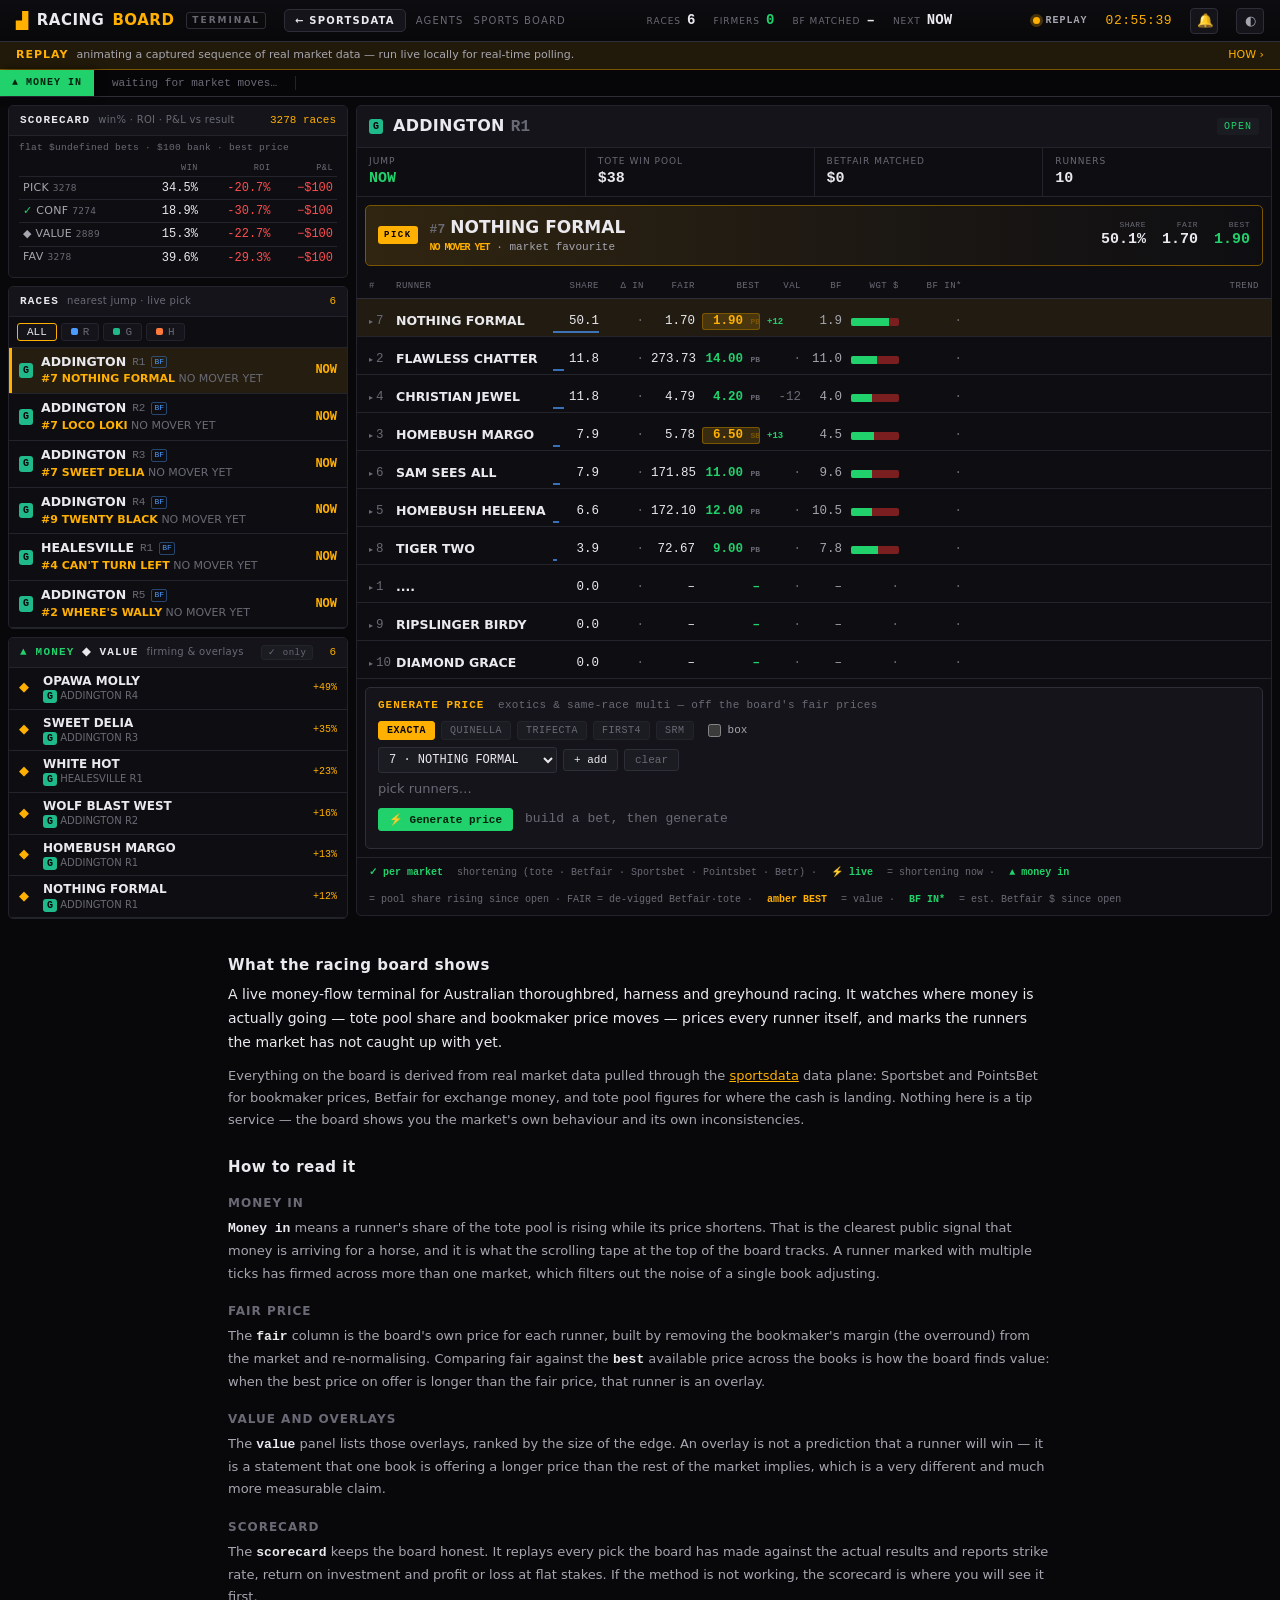
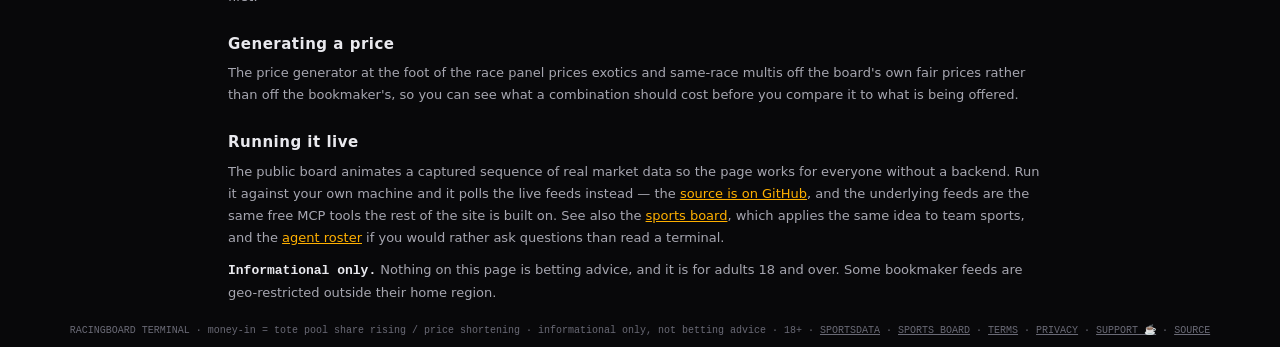
<file: board/index.html>
<!DOCTYPE html>
<html lang="en">
<head>
  <meta charset="utf-8" />
  <meta name="viewport" content="width=device-width, initial-scale=1" />
  <title>Racing Board — Live Money Flow &amp; Value Terminal | sportsdata</title>
  <meta name="description" content="Live racing money-flow terminal: which runners are firming as money arrives, a fair price for every runner, and value across Sportsbet, PointsBet and Betfair." />
  <link rel="canonical" href="https://sportsdata-ai.com/board/" />
  <meta name="robots" content="index, follow, max-image-preview:large" />
  <meta name="theme-color" content="#0a0a0c" />
  <link rel="icon" href="data:image/svg+xml,%3Csvg xmlns='http://www.w3.org/2000/svg' viewBox='0 0 32 32'%3E%3Crect width='32' height='32' rx='6' fill='%230a0a0c'/%3E%3Cpath d='M5 21 L13 13 L18 17 L27 7' stroke='%23ffb000' stroke-width='2.6' fill='none' stroke-linecap='round' stroke-linejoin='round'/%3E%3C/svg%3E" />
  <link rel="apple-touch-icon" href="/assets/apple-touch-icon.png" />
  <meta property="og:type" content="website" />
  <meta property="og:site_name" content="sportsdata" />
  <meta property="og:url" content="https://sportsdata-ai.com/board/" />
  <meta property="og:title" content="Racing Board — live money flow &amp; value terminal" />
  <meta property="og:description" content="Which runners are shortening, a fair price per runner, and value across Sportsbet, PointsBet and Betfair." />
  <meta property="og:image" content="https://sportsdata-ai.com/assets/og-cover.jpg" />
  <meta property="og:image:width" content="1200" />
  <meta property="og:image:height" content="630" />
  <meta name="twitter:card" content="summary_large_image" />
  <meta name="twitter:image" content="https://sportsdata-ai.com/assets/og-cover.jpg" />
  <script type="application/ld+json">
  {
    "@context": "https://schema.org",
    "@type": "BreadcrumbList",
    "itemListElement": [
      { "@type": "ListItem", "position": 1, "name": "Home", "item": "https://sportsdata-ai.com/" },
      { "@type": "ListItem", "position": 2, "name": "Racing board", "item": "https://sportsdata-ai.com/board/" }
    ]
  }
  </script>
  <script type="application/ld+json">
  {
    "@context": "https://schema.org",
    "@type": "WebApplication",
    "name": "Racing Board Terminal",
    "url": "https://sportsdata-ai.com/board/",
    "description": "A live money-flow terminal for Australian racing: tote pool share and price movement per runner, a de-vigged fair price, cross-book value against Sportsbet, PointsBet and Betfair, and a price generator for exotics and same-race multis.",
    "applicationCategory": "SportsApplication",
    "operatingSystem": "Any (web browser)",
    "browserRequirements": "Requires JavaScript",
    "isAccessibleForFree": true,
    "offers": {
      "@type": "Offer",
      "price": "0",
      "priceCurrency": "AUD"
    },
    "isPartOf": {
      "@type": "WebSite",
      "name": "sportsdata",
      "url": "https://sportsdata-ai.com/"
    },
    "publisher": {
      "@type": "Organization",
      "name": "sportsdata",
      "url": "https://sportsdata-ai.com/"
    }
  }
  </script>
  <link rel="stylesheet" href="styles.css" />
</head>
<body>
  <div class="topbar">
    <h1 class="brand"><span class="logo">▟</span> RACING<span class="accent">BOARD</span><span class="term">TERMINAL</span></h1>
    <nav class="sitelinks" aria-label="Site">
      <a href="/" class="back" title="Back to sportsdata-ai.com">← SPORTSDATA</a>
      <a href="/agents.html" class="opt">AGENTS</a>
      <a href="/sports/">SPORTS BOARD</a>
    </nav>
    <div class="spacer"></div>
    <span class="stat-inline"><label>RACES</label><b id="s-races">–</b></span>
    <span class="stat-inline"><label>FIRMERS</label><b id="s-firmers" class="up">–</b></span>
    <span class="stat-inline"><label>BF MATCHED</label><b id="s-matched">–</b></span>
    <span class="stat-inline"><label>NEXT</label><b id="s-next">–</b></span>
    <span class="spacer"></span>
    <span class="pill"><span id="conn" class="dot"></span><b id="conn-label">CONNECTING</b></span>
    <span id="clock" class="clock"></span>
    <button id="alerts" class="icon-btn" title="Alert on strong steam (✓✓✓+)">🔔</button>
    <button id="theme" class="icon-btn" title="Theme">◐</button>
  </div>

  <div id="banner" class="banner">
    <span>REPLAY</span> animating a captured sequence of real market data — run live locally for real-time polling.
    <a href="https://github.com/DanielTomaro13/RacingBoard#run-it-live" target="_blank" rel="noopener">HOW ›</a>
  </div>

  <!-- scrolling tape of runners shortening in price -->
  <div class="tape-wrap"><div class="tape-label">▲ MONEY&nbsp;IN</div><div class="tape-track"><div id="tape" class="tape"></div></div></div>

  <main>
    <div class="col left">
      <section class="panel">
        <header><h2>SCORECARD</h2><span class="sub">win% · ROI · P&amp;L vs result</span><span class="count" id="score-races"></span></header>
        <div id="scores" class="scores"></div>
      </section>

      <section class="panel">
        <header><h2>RACES</h2><span class="sub">nearest jump · live pick</span><span class="count" id="board-count"></span></header>
        <div class="filters" id="code-filters">
          <button data-code="ALL" class="active">ALL</button>
          <button data-code="R"><i style="background:var(--code-R)"></i>R</button>
          <button data-code="G"><i style="background:var(--code-G)"></i>G</button>
          <button data-code="H"><i style="background:var(--code-H)"></i>H</button>
        </div>
        <div id="board" class="board scroll"></div>
      </section>

      <section class="panel">
        <header><h2><span class="up">▲ MONEY</span> <span class="amberh">◆ VALUE</span></h2><span class="sub">firming &amp; overlays</span><button id="conf-filter" class="mini-toggle" title="Show only confirmed (2+ markets)">✓ only</button><span class="count" id="signals-count"></span></header>
        <div id="signals" class="firmers scroll"></div>
      </section>
    </div>

    <div class="col right">
      <section id="detail" class="panel detail">
        <div class="empty"><div class="big">▟</div>SELECT A RACE</div>
      </section>
    </div>
  </main>


  <section class="about">
    <h2>What the racing board shows</h2>
    <p class="lead">A live money-flow terminal for Australian thoroughbred, harness and greyhound
    racing. It watches where money is actually going — tote pool share and bookmaker price moves —
    prices every runner itself, and marks the runners the market has not caught up with yet.</p>
    <p>Everything on the board is derived from real market data pulled through the
    <a href="/">sportsdata</a> data plane: Sportsbet and PointsBet for bookmaker prices, Betfair for
    exchange money, and tote pool figures for where the cash is landing. Nothing here is a tip
    service — the board shows you the market's own behaviour and its own inconsistencies.</p>

    <h2>How to read it</h2>
    <h3>Money in</h3>
    <p><b>Money in</b> means a runner's share of the tote pool is rising while its price shortens.
    That is the clearest public signal that money is arriving for a horse, and it is what the
    scrolling tape at the top of the board tracks. A runner marked with multiple ticks has firmed
    across more than one market, which filters out the noise of a single book adjusting.</p>
    <h3>Fair price</h3>
    <p>The <b>fair</b> column is the board's own price for each runner, built by removing the
    bookmaker's margin (the overround) from the market and re-normalising. Comparing fair against
    the <b>best</b> available price across the books is how the board finds value: when the best
    price on offer is longer than the fair price, that runner is an overlay.</p>
    <h3>Value and overlays</h3>
    <p>The <b>value</b> panel lists those overlays, ranked by the size of the edge. An overlay is
    not a prediction that a runner will win — it is a statement that one book is offering a longer
    price than the rest of the market implies, which is a very different and much more measurable
    claim.</p>
    <h3>Scorecard</h3>
    <p>The <b>scorecard</b> keeps the board honest. It replays every pick the board has made
    against the actual results and reports strike rate, return on investment and profit or loss at
    flat stakes. If the method is not working, the scorecard is where you will see it first.</p>

    <h2>Generating a price</h2>
    <p>The price generator at the foot of the race panel prices exotics and same-race multis off the
    board's own fair prices rather than off the bookmaker's, so you can see what a combination
    should cost before you compare it to what is being offered.</p>

    <h2>Running it live</h2>
    <p>The public board animates a captured sequence of real market data so the page works for
    everyone without a backend. Run it against your own machine and it polls the live feeds instead —
    the <a href="https://github.com/DanielTomaro13/RacingBoard#run-it-live" rel="noopener">source is
    on GitHub</a>, and the underlying feeds are the same free MCP tools the rest of the site is built
    on. See also the <a href="/sports/">sports board</a>, which applies the same idea to team sports,
    and the <a href="/agents.html">agent roster</a> if you would rather ask questions than read a
    terminal.</p>

    <p><b>Informational only.</b> Nothing on this page is betting advice, and it is for adults 18
    and over. Some bookmaker feeds are geo-restricted outside their home region.</p>
  </section>

  <footer>RACINGBOARD TERMINAL · money-in = tote pool share rising / price shortening ·
    informational only, not betting advice · 18+ ·
    <a href="/">SPORTSDATA</a> · <a href="/sports/">SPORTS BOARD</a> ·
    <a href="/terms.html">TERMS</a> ·
    <a href="/privacy.html">PRIVACY</a> · <a href="https://ko-fi.com/danieltomaro" target="_blank" rel="noopener">SUPPORT ☕</a> ·
    <a href="https://github.com/DanielTomaro13/RacingBoard" target="_blank" rel="noopener">SOURCE</a></footer>

  <script src="config.js"></script>
  <script src="app.js"></script>
<!-- Cloudflare Web Analytics. The token is a PUBLIC site identifier, not a
     secret — it ships in the HTML of every page by design. Privacy-preserving: no
     cookies, no fingerprinting, no cross-site tracking, which is why privacy.html
     does not need a cookie banner. -->
<script type="module" src="https://static.cloudflareinsights.com/beacon.min.js" data-cf-beacon='{"token": "5740db870bb34d4b844d2a9d8cce3455"}'></script>
</body>
</html>
</file>
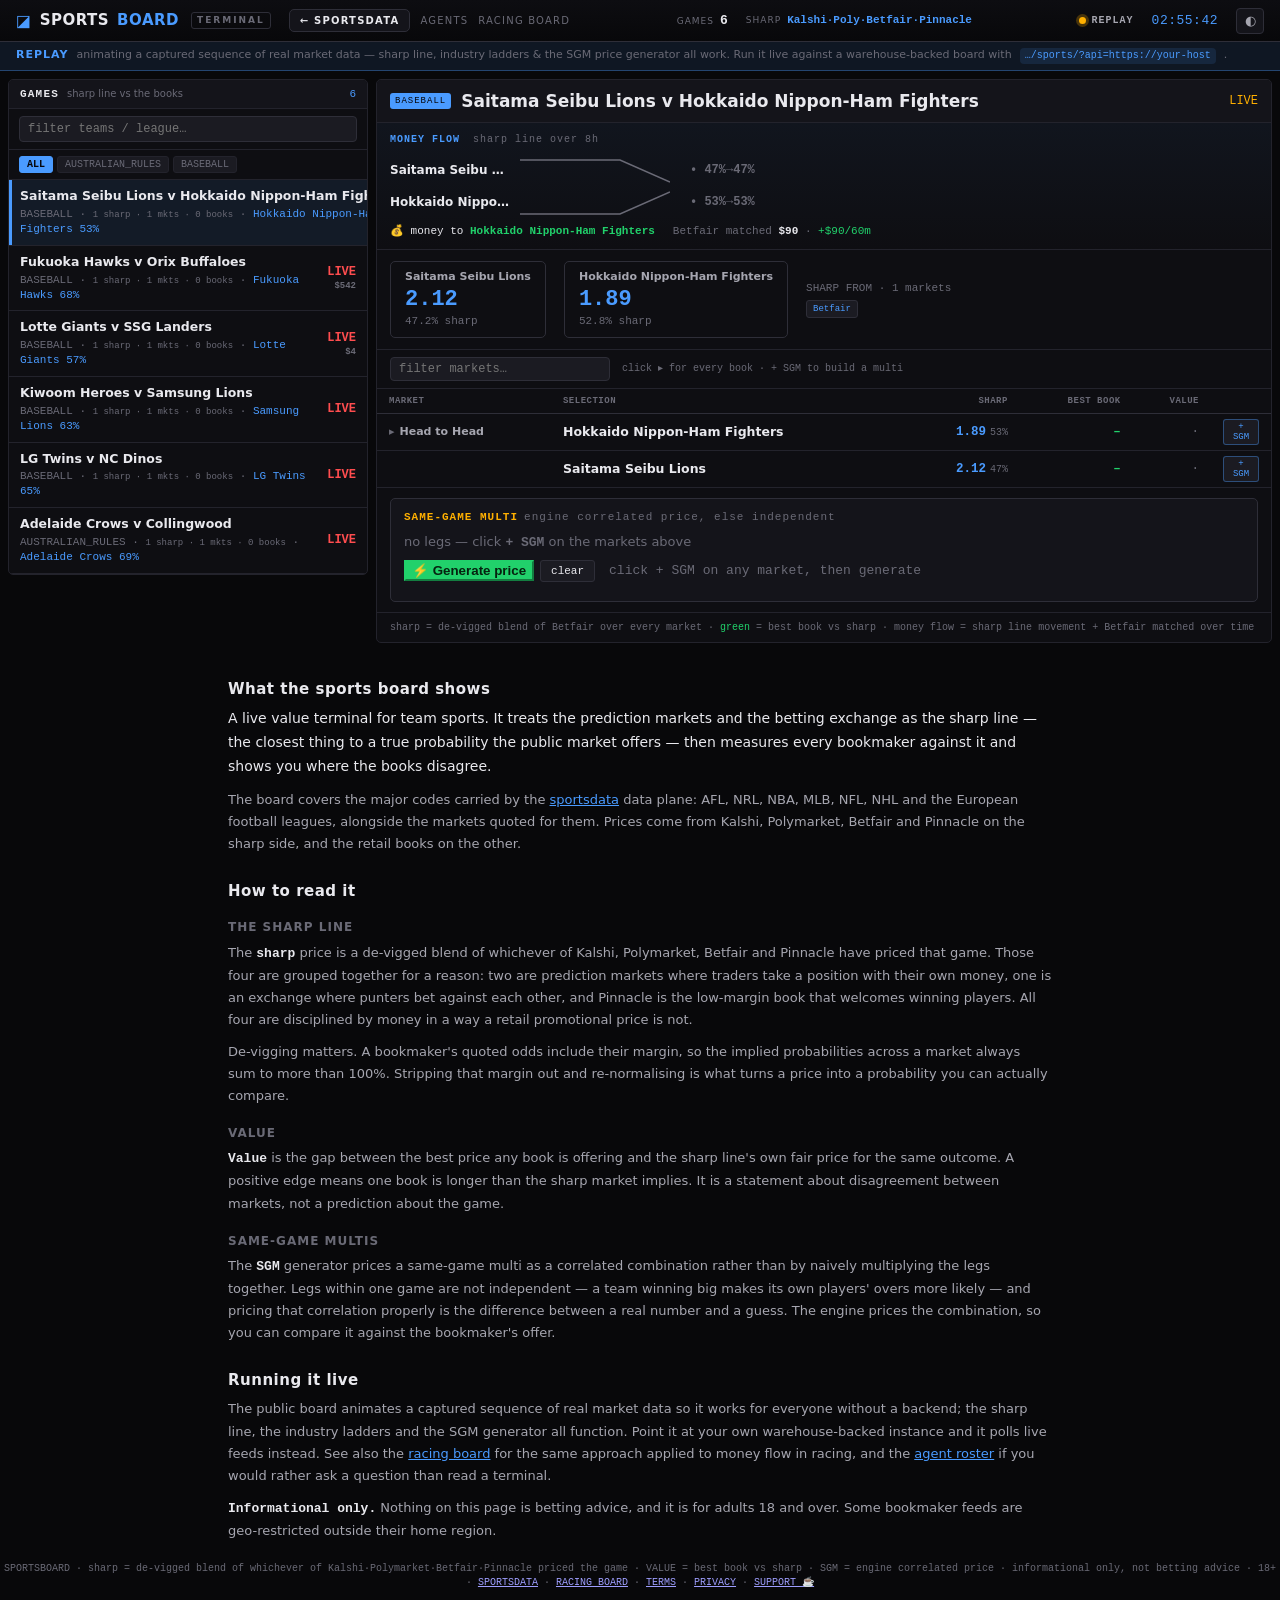
<file: sports/index.html>
<!doctype html>
<html lang="en">
<head>
<meta charset="utf-8" />
<meta name="viewport" content="width=device-width, initial-scale=1" />
<title>Sports Board — Sharp Line &amp; Value Terminal | sportsdata</title>
<meta name="description" content="Team-sports value terminal: Kalshi, Polymarket, Betfair and Pinnacle as the sharp line, every bookmaker measured against it, plus a same-game-multi pricer." />
<link rel="canonical" href="https://sportsdata-ai.com/sports/" />
<meta name="robots" content="index, follow, max-image-preview:large" />
<meta name="theme-color" content="#0a0a0c" />
<link rel="icon" href="data:image/svg+xml,%3Csvg xmlns='http://www.w3.org/2000/svg' viewBox='0 0 32 32'%3E%3Crect width='32' height='32' rx='6' fill='%230a0a0c'/%3E%3Cpath d='M5 20 L12 13 L18 18 L27 8' stroke='%234a9bff' stroke-width='2.6' fill='none' stroke-linecap='round' stroke-linejoin='round'/%3E%3C/svg%3E" />
<link rel="apple-touch-icon" href="/assets/apple-touch-icon.png" />
<meta property="og:type" content="website" />
<meta property="og:site_name" content="sportsdata" />
<meta property="og:url" content="https://sportsdata-ai.com/sports/" />
<meta property="og:title" content="Sports Board — sharp line &amp; value terminal" />
<meta property="og:description" content="Prediction markets and the exchange as the sharp line, with bookmakers measured against it for value." />
<meta property="og:image" content="https://sportsdata-ai.com/assets/og-cover.jpg" />
<meta property="og:image:width" content="1200" />
<meta property="og:image:height" content="630" />
<meta name="twitter:card" content="summary_large_image" />
<meta name="twitter:image" content="https://sportsdata-ai.com/assets/og-cover.jpg" />
<script type="application/ld+json">
{
  "@context": "https://schema.org",
  "@type": "BreadcrumbList",
  "itemListElement": [
    { "@type": "ListItem", "position": 1, "name": "Home", "item": "https://sportsdata-ai.com/" },
    { "@type": "ListItem", "position": 2, "name": "Sports board", "item": "https://sportsdata-ai.com/sports/" }
  ]
}
</script>
<script type="application/ld+json">
{
  "@context": "https://schema.org",
  "@type": "WebApplication",
  "name": "Sports Board Terminal",
  "url": "https://sportsdata-ai.com/sports/",
  "description": "A live value terminal for team sports: Kalshi, Polymarket, Betfair and Pinnacle blended and de-vigged into a sharp line, every bookmaker measured against it, and a correlated same-game-multi pricer.",
  "applicationCategory": "SportsApplication",
  "operatingSystem": "Any (web browser)",
  "browserRequirements": "Requires JavaScript",
  "isAccessibleForFree": true,
  "offers": {
    "@type": "Offer",
    "price": "0",
    "priceCurrency": "AUD"
  },
  "isPartOf": {
    "@type": "WebSite",
    "name": "sportsdata",
    "url": "https://sportsdata-ai.com/"
  },
  "publisher": {
    "@type": "Organization",
    "name": "sportsdata",
    "url": "https://sportsdata-ai.com/"
  }
}
</script>
<link rel="stylesheet" href="styles.css" />
</head>
<body>
  <div class="topbar">
    <h1 class="brand"><span class="logo">◪</span> SPORTS<span class="accent">BOARD</span><span class="term">TERMINAL</span></h1>
    <nav class="sitelinks" aria-label="Site">
      <a href="/" class="back" title="Back to sportsdata-ai.com">← SPORTSDATA</a>
      <a href="/agents.html" class="opt">AGENTS</a>
      <a href="/board/">RACING BOARD</a>
    </nav>
    <span class="spacer"></span>
    <span class="stat-inline"><label>GAMES</label><b id="s-games">–</b></span>
    <span class="stat-inline"><label>SHARP</label><b class="sharp">Kalshi·Poly·Betfair·Pinnacle</b></span>
    <span class="spacer"></span>
    <span class="pill"><span id="conn" class="dot"></span><b id="conn-label">CONNECTING</b></span>
    <span id="clock" class="clock"></span>
    <button id="theme" class="icon-btn" title="Theme">◐</button>
  </div>

  <div id="banner" class="banner">
    <span>REPLAY</span> animating a captured sequence of real market data — sharp line, industry ladders &amp; the SGM price generator all work.
    Run it live against a warehouse-backed board with <code>…/sports/?api=https://your-host</code>.
  </div>

  <main>
    <div class="col left">
      <section class="panel">
        <header><h2>GAMES</h2><span class="sub">sharp line vs the books</span><span class="count" id="games-count"></span></header>
        <div class="gfilters"><input type="search" id="gsearch" placeholder="filter teams / league…" autocomplete="off" /></div>
        <div class="gsports" id="gsports"></div>
        <div id="games" class="games scroll"><div class="note">loading…</div></div>
      </section>
    </div>
    <div class="col right">
      <section id="detail" class="panel detail"><div class="empty"><div class="big">◪</div>SELECT A GAME</div></section>
    </div>
  </main>

  <section class="about">
    <h2>What the sports board shows</h2>
    <p class="lead">A live value terminal for team sports. It treats the prediction markets and the
    betting exchange as the sharp line — the closest thing to a true probability the public market
    offers — then measures every bookmaker against it and shows you where the books disagree.</p>
    <p>The board covers the major codes carried by the <a href="/">sportsdata</a> data plane: AFL,
    NRL, NBA, MLB, NFL, NHL and the European football leagues, alongside the markets quoted for
    them. Prices come from Kalshi, Polymarket, Betfair and Pinnacle on the sharp side, and the
    retail books on the other.</p>

    <h2>How to read it</h2>
    <h3>The sharp line</h3>
    <p>The <b>sharp</b> price is a de-vigged blend of whichever of Kalshi, Polymarket, Betfair and
    Pinnacle have priced that game. Those four are grouped together for a reason: two are prediction
    markets where traders take a position with their own money, one is an exchange where punters bet
    against each other, and Pinnacle is the low-margin book that welcomes winning players. All four
    are disciplined by money in a way a retail promotional price is not.</p>
    <p>De-vigging matters. A bookmaker's quoted odds include their margin, so the implied
    probabilities across a market always sum to more than 100%. Stripping that margin out and
    re-normalising is what turns a price into a probability you can actually compare.</p>
    <h3>Value</h3>
    <p><b>Value</b> is the gap between the best price any book is offering and the sharp line's own
    fair price for the same outcome. A positive edge means one book is longer than the sharp market
    implies. It is a statement about disagreement between markets, not a prediction about the game.</p>
    <h3>Same-game multis</h3>
    <p>The <b>SGM</b> generator prices a same-game multi as a correlated combination rather than by
    naively multiplying the legs together. Legs within one game are not independent — a team winning
    big makes its own players' overs more likely — and pricing that correlation properly is the
    difference between a real number and a guess. The engine prices the combination, so you can
    compare it against the bookmaker's offer.</p>

    <h2>Running it live</h2>
    <p>The public board animates a captured sequence of real market data so it works for everyone
    without a backend; the sharp line, the industry ladders and the SGM generator all function.
    Point it at your own warehouse-backed instance and it polls live feeds instead. See also the
    <a href="/board/">racing board</a> for the same approach applied to money flow in racing, and
    the <a href="/agents.html">agent roster</a> if you would rather ask a question than read a
    terminal.</p>

    <p><b>Informational only.</b> Nothing on this page is betting advice, and it is for adults 18
    and over. Some bookmaker feeds are geo-restricted outside their home region.</p>
  </section>

  <footer>SPORTSBOARD · sharp = de-vigged blend of whichever of Kalshi·Polymarket·Betfair·Pinnacle priced the game · VALUE = best book vs sharp · SGM = engine correlated price ·
    informational only, not betting advice · 18+ ·
    <a href="/">SPORTSDATA</a> · <a href="/board/">RACING BOARD</a> ·
    <a href="/terms.html">TERMS</a> ·
    <a href="/privacy.html">PRIVACY</a> · <a href="https://ko-fi.com/danieltomaro" target="_blank" rel="noopener">SUPPORT ☕</a></footer>
  <script src="config.js"></script>
  <script src="app.js"></script>
<!-- Cloudflare Web Analytics. The token is a PUBLIC site identifier, not a
     secret — it ships in the HTML of every page by design. Privacy-preserving: no
     cookies, no fingerprinting, no cross-site tracking, which is why privacy.html
     does not need a cookie banner. -->
<script type="module" src="https://static.cloudflareinsights.com/beacon.min.js" data-cf-beacon='{"token": "5740db870bb34d4b844d2a9d8cce3455"}'></script>
</body>
</html>
</file>
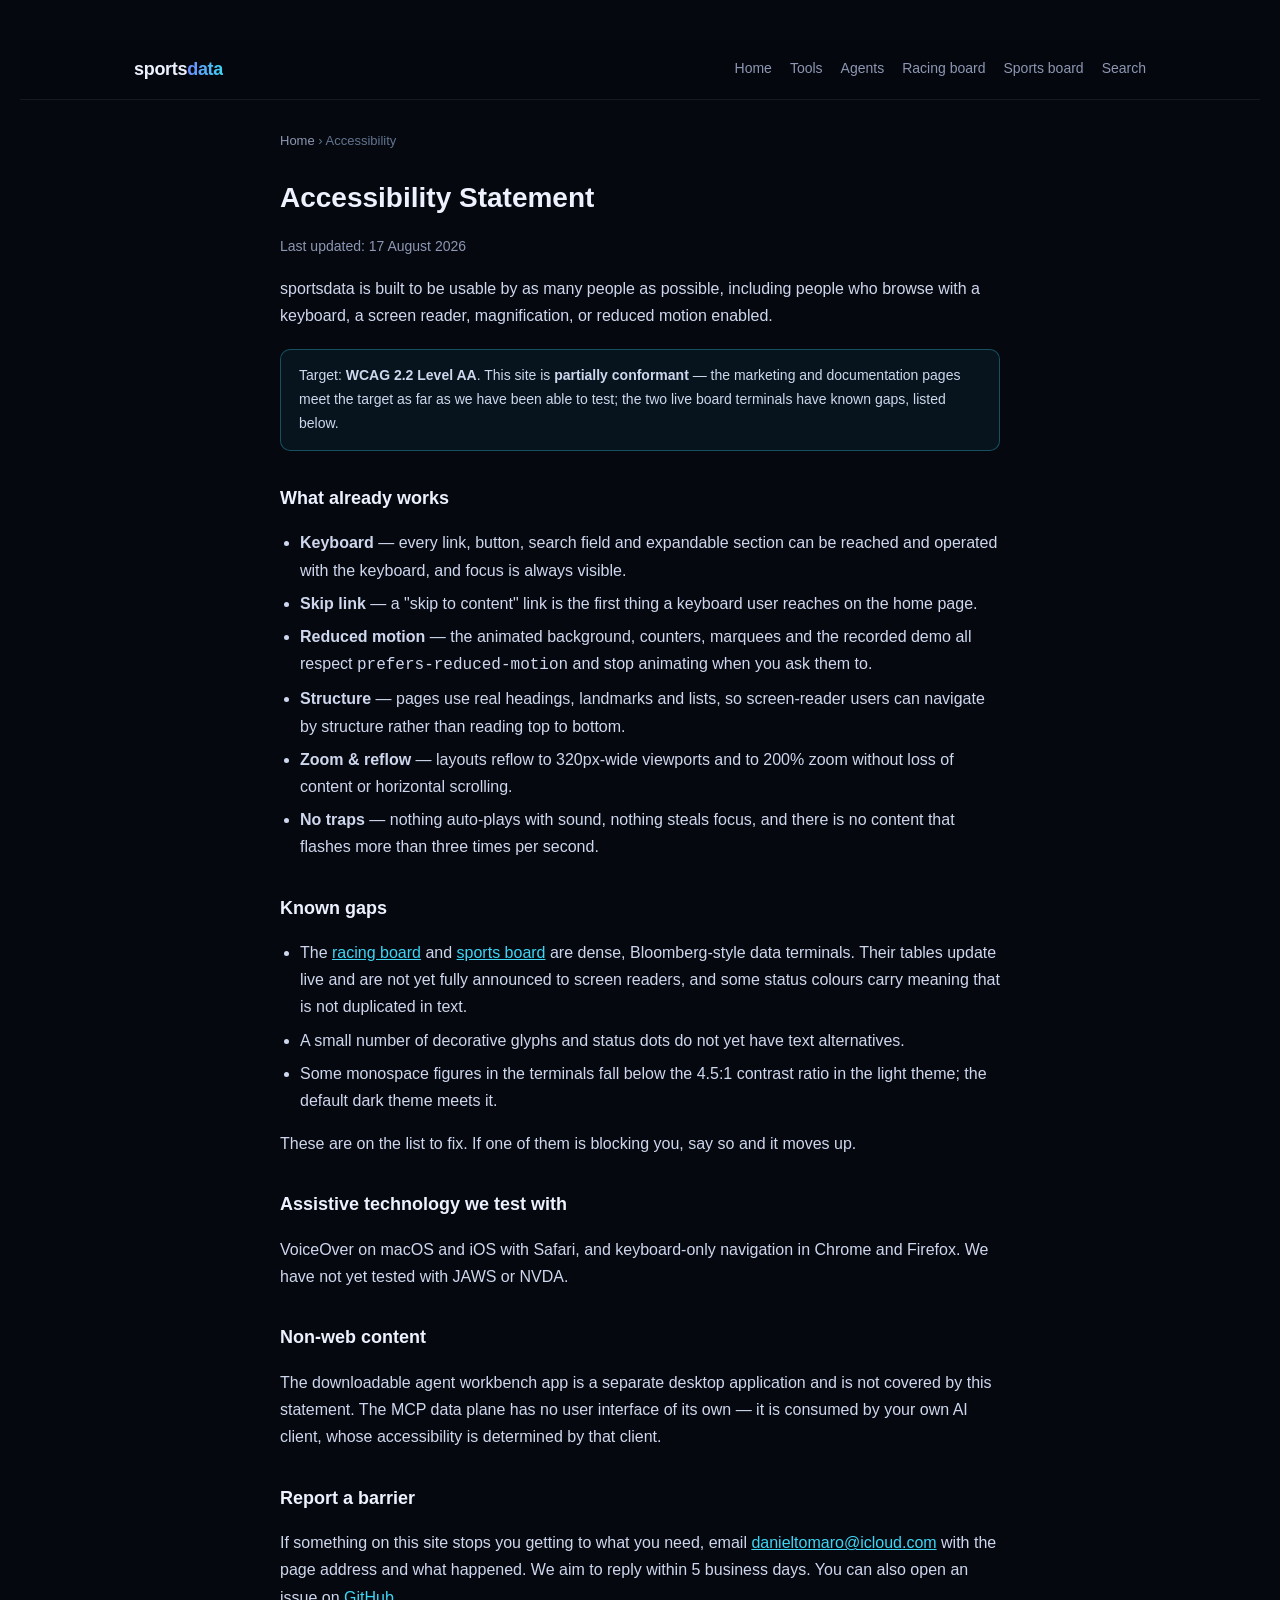
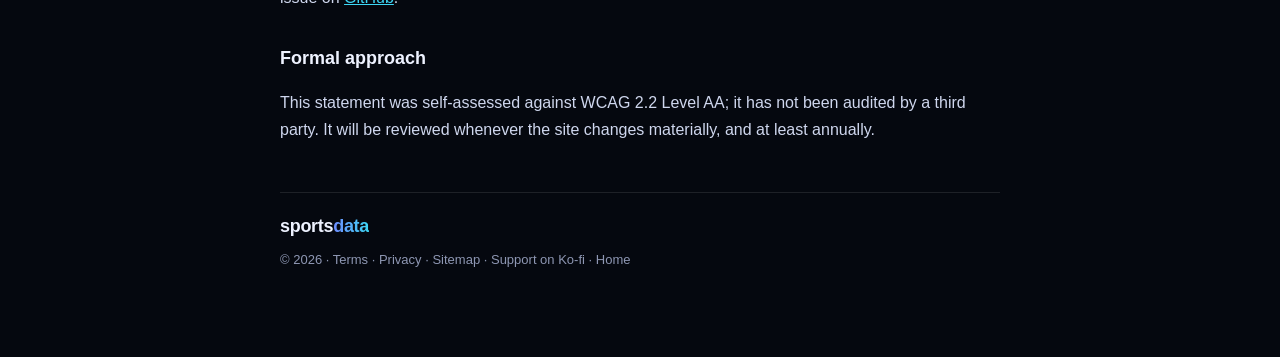
<file: accessibility.html>
<!doctype html>
<html lang="en">
<head>
<meta charset="utf-8">
<meta name="viewport" content="width=device-width, initial-scale=1">
<title>Accessibility Statement — sportsdata</title>
<meta name="description" content="How sportsdata approaches accessibility: our WCAG 2.2 AA target, what already works, the gaps we know about, and how to report a barrier.">
<link rel="canonical" href="https://sportsdata-ai.com/accessibility.html">
<meta name="robots" content="index, follow">
<meta name="theme-color" content="#05080f">
<link rel="icon" href="/assets/icon.svg" type="image/svg+xml">
<link rel="apple-touch-icon" href="/assets/apple-touch-icon.png">
<link rel="manifest" href="/site.webmanifest">
<meta property="og:type" content="article">
<meta property="og:site_name" content="sportsdata">
<meta property="og:url" content="https://sportsdata-ai.com/accessibility.html">
<meta property="og:title" content="Accessibility Statement — sportsdata">
<meta property="og:description" content="Our WCAG 2.2 AA target, what already works, the gaps we know about, and how to report a barrier.">
<meta property="og:image" content="https://sportsdata-ai.com/assets/og-cover.jpg">
<meta name="twitter:card" content="summary_large_image">
<meta name="twitter:image" content="https://sportsdata-ai.com/assets/og-cover.jpg">
<script type="application/ld+json">
{
  "@context": "https://schema.org",
  "@type": "BreadcrumbList",
  "itemListElement": [
    { "@type": "ListItem", "position": 1, "name": "Home", "item": "https://sportsdata-ai.com/" },
    { "@type": "ListItem", "position": 2, "name": "Accessibility Statement", "item": "https://sportsdata-ai.com/accessibility.html" }
  ]
}
</script>
<link rel="stylesheet" href="/assets/nav.css">
<style>
  :root{--bg:#05080f;--ink:#eef2ff;--dim:#8e97b3;--faint:#62748f;--acc1:#6e8bff;--acc2:#3dd6f5;
    --border:rgba(255,255,255,.1)}
  *{box-sizing:border-box}
  body{background:var(--bg);color:var(--ink);
    font:16px/1.7 -apple-system,BlinkMacSystemFont,"Segoe UI",Inter,Roboto,sans-serif;
    margin:0;padding:40px 20px;-webkit-font-smoothing:antialiased}
  .wrap{max-width:760px;margin:0 auto;padding:0 20px 48px}
  .crumbs{font-size:13px;color:var(--faint);margin-bottom:22px}
  .crumbs a{color:var(--dim);text-decoration:none}
  .crumbs a:hover{color:var(--ink)}
  .wordmark{font-weight:800;font-size:18px;letter-spacing:-.3px;text-decoration:none;color:var(--ink)}
  .wordmark span{background:linear-gradient(90deg,var(--acc1),var(--acc2));
    -webkit-background-clip:text;background-clip:text;color:transparent}
  a{color:var(--acc2)}
  h1{font-size:28px;margin:18px 0 4px}
  h2{font-size:18px;margin:32px 0 8px}
  p,li{color:#cfd7ee}
  ul{padding-left:20px}
  li{margin:6px 0}
  .dim{color:var(--dim);font-size:14px}
  .note{border:1px solid rgba(61,214,245,.3);background:rgba(61,214,245,.06);border-radius:10px;
    padding:14px 18px;font-size:14px;margin:20px 0 26px;color:#cfd7ee}
  footer{margin-top:48px;border-top:1px solid var(--border);padding-top:18px;color:var(--dim);font-size:13px}
  footer a{color:var(--dim);text-decoration:none}
  :focus-visible{outline:2px solid var(--acc2);outline-offset:3px;border-radius:4px}
</style>
</head>
<body>
<div class="navbar">
  <nav class="sitenav" aria-label="Primary">
  <a class="wordmark" href="/">sports<span>data</span></a>
  <div class="sitenav-links">
    <a href="/">Home</a>
    <a href="/#feeds">Tools</a>
    <a href="/agents.html">Agents</a>
    <a href="/board/">Racing board</a>
    <a href="/sports/">Sports board</a>
    <a href="/search.html">Search</a>
  </div>
</nav>
</div>
<div class="wrap">

  <div class="crumbs"><a href="/">Home</a> › <span aria-current="page">Accessibility</span></div>
  <h1>Accessibility Statement</h1>
  <p class="dim">Last updated: 17 August 2026</p>

  <p>sportsdata is built to be usable by as many people as possible, including people who
  browse with a keyboard, a screen reader, magnification, or reduced motion enabled.</p>

  <div class="note">Target: <b>WCAG 2.2 Level AA</b>. This site is <b>partially conformant</b> —
  the marketing and documentation pages meet the target as far as we have been able to test;
  the two live board terminals have known gaps, listed below.</div>

  <h2>What already works</h2>
  <ul>
    <li><b>Keyboard</b> — every link, button, search field and expandable section can be reached
      and operated with the keyboard, and focus is always visible.</li>
    <li><b>Skip link</b> — a "skip to content" link is the first thing a keyboard user reaches
      on the home page.</li>
    <li><b>Reduced motion</b> — the animated background, counters, marquees and the recorded demo
      all respect <code>prefers-reduced-motion</code> and stop animating when you ask them to.</li>
    <li><b>Structure</b> — pages use real headings, landmarks and lists, so screen-reader users
      can navigate by structure rather than reading top to bottom.</li>
    <li><b>Zoom &amp; reflow</b> — layouts reflow to 320px-wide viewports and to 200% zoom without
      loss of content or horizontal scrolling.</li>
    <li><b>No traps</b> — nothing auto-plays with sound, nothing steals focus, and there is no
      content that flashes more than three times per second.</li>
  </ul>

  <h2>Known gaps</h2>
  <ul>
    <li>The <a href="/board/">racing board</a> and <a href="/sports/">sports board</a> are dense,
      Bloomberg-style data terminals. Their tables update live and are not yet fully announced to
      screen readers, and some status colours carry meaning that is not duplicated in text.</li>
    <li>A small number of decorative glyphs and status dots do not yet have text alternatives.</li>
    <li>Some monospace figures in the terminals fall below the 4.5:1 contrast ratio in the light
      theme; the default dark theme meets it.</li>
  </ul>
  <p>These are on the list to fix. If one of them is blocking you, say so and it moves up.</p>

  <h2>Assistive technology we test with</h2>
  <p>VoiceOver on macOS and iOS with Safari, and keyboard-only navigation in Chrome and Firefox.
  We have not yet tested with JAWS or NVDA.</p>

  <h2>Non-web content</h2>
  <p>The downloadable agent workbench app is a separate desktop application and is not covered by
  this statement. The MCP data plane has no user interface of its own — it is consumed by your own
  AI client, whose accessibility is determined by that client.</p>

  <h2>Report a barrier</h2>
  <p>If something on this site stops you getting to what you need, email
  <a href="mailto:danieltomaro@icloud.com?subject=Accessibility%20—%20sportsdata-ai.com">danieltomaro@icloud.com</a>
  with the page address and what happened. We aim to reply within 5 business days. You can also
  open an issue on <a href="https://github.com/DanielTomaro13/sportsdata-mcp/issues">GitHub</a>.</p>

  <h2>Formal approach</h2>
  <p>This statement was self-assessed against WCAG 2.2 Level AA; it has not been audited by a
  third party. It will be reviewed whenever the site changes materially, and at least annually.</p>

  <footer>
    <a class="wordmark" href="/">sports<span>data</span></a>
    <div style="margin-top:8px">© 2026 · <a href="/terms.html">Terms</a> ·
      <a href="/privacy.html">Privacy</a> · <a href="/sitemap.html">Sitemap</a> ·
      <a href="https://ko-fi.com/danieltomaro" target="_blank" rel="noopener">Support on Ko-fi</a> ·
      <a href="/">Home</a></div>
  </footer>
</div>
<!-- Cloudflare Web Analytics. The token is a PUBLIC site identifier, not a
     secret — it ships in the HTML of every page by design. Privacy-preserving: no
     cookies, no fingerprinting, no cross-site tracking, which is why privacy.html
     does not need a cookie banner. -->
<script type="module" src="https://static.cloudflareinsights.com/beacon.min.js" data-cf-beacon='{"token": "5740db870bb34d4b844d2a9d8cce3455"}'></script>
</body>
</html>
</file>
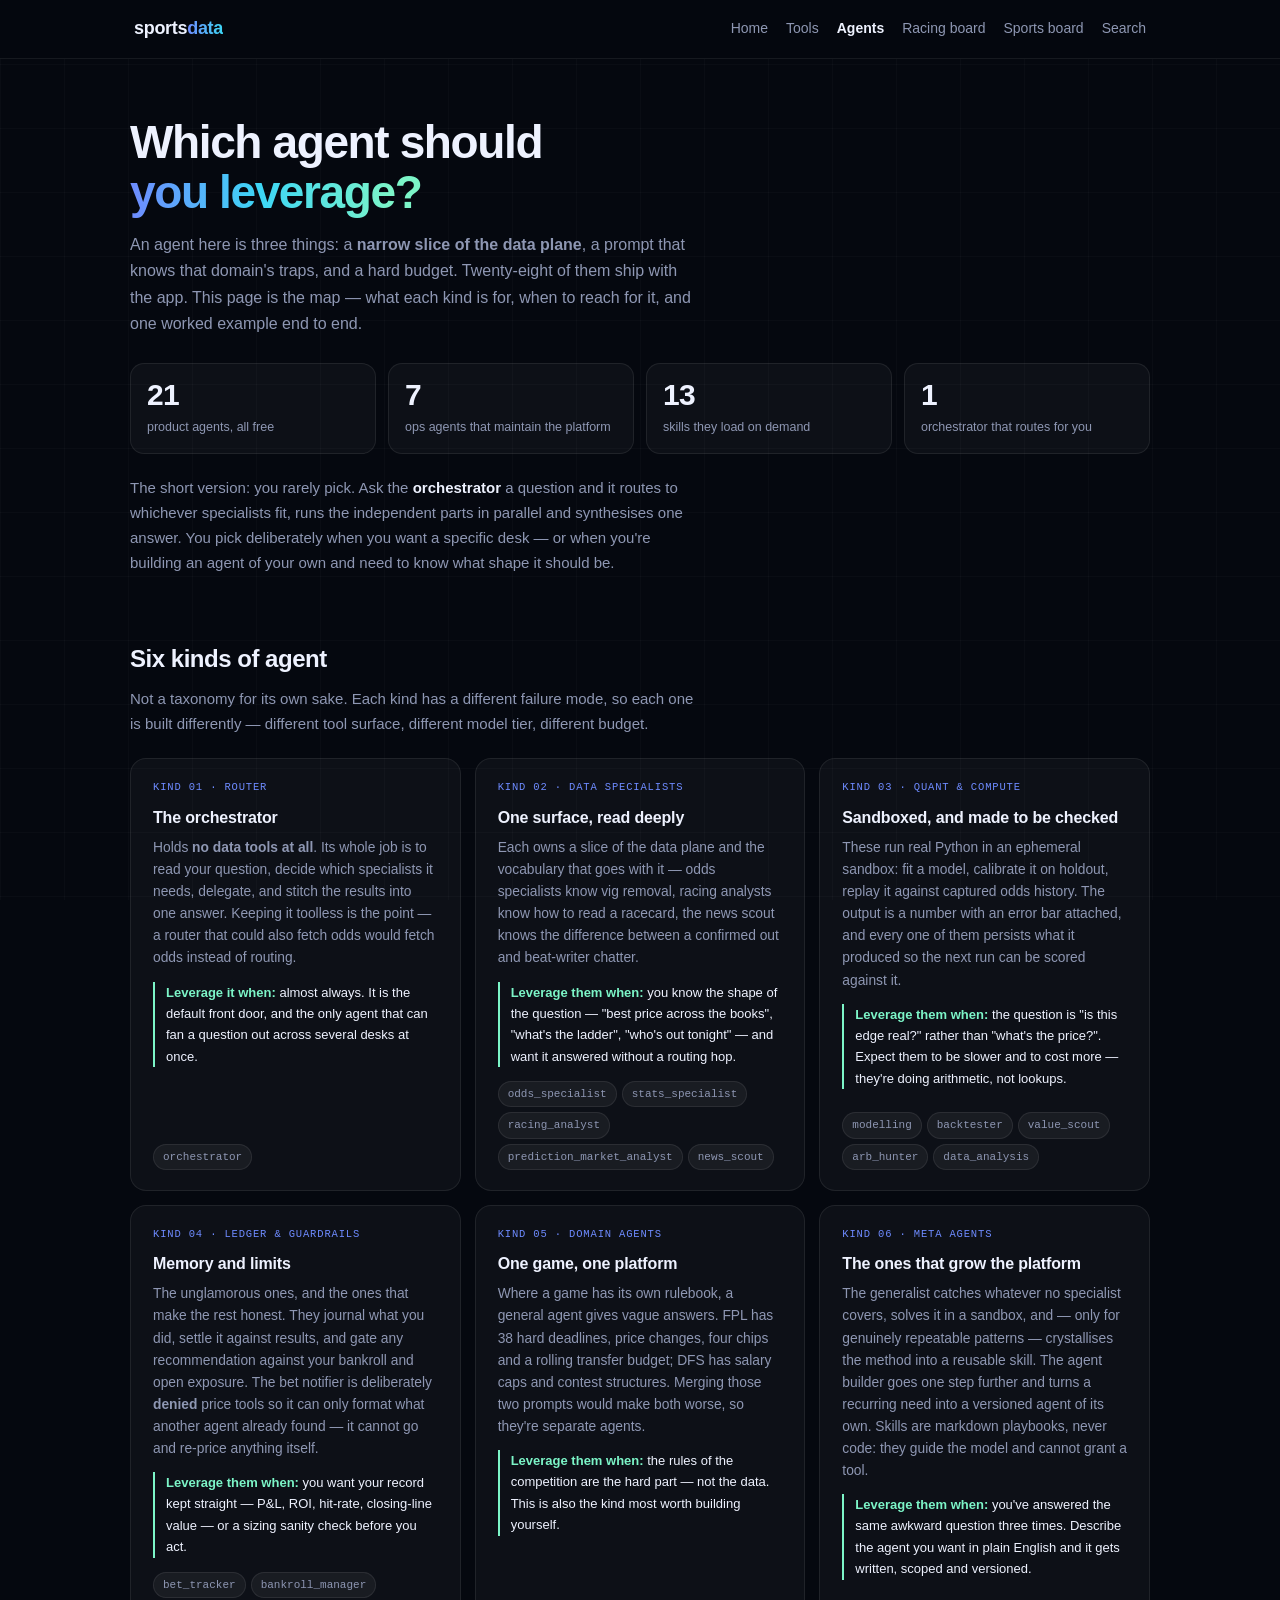
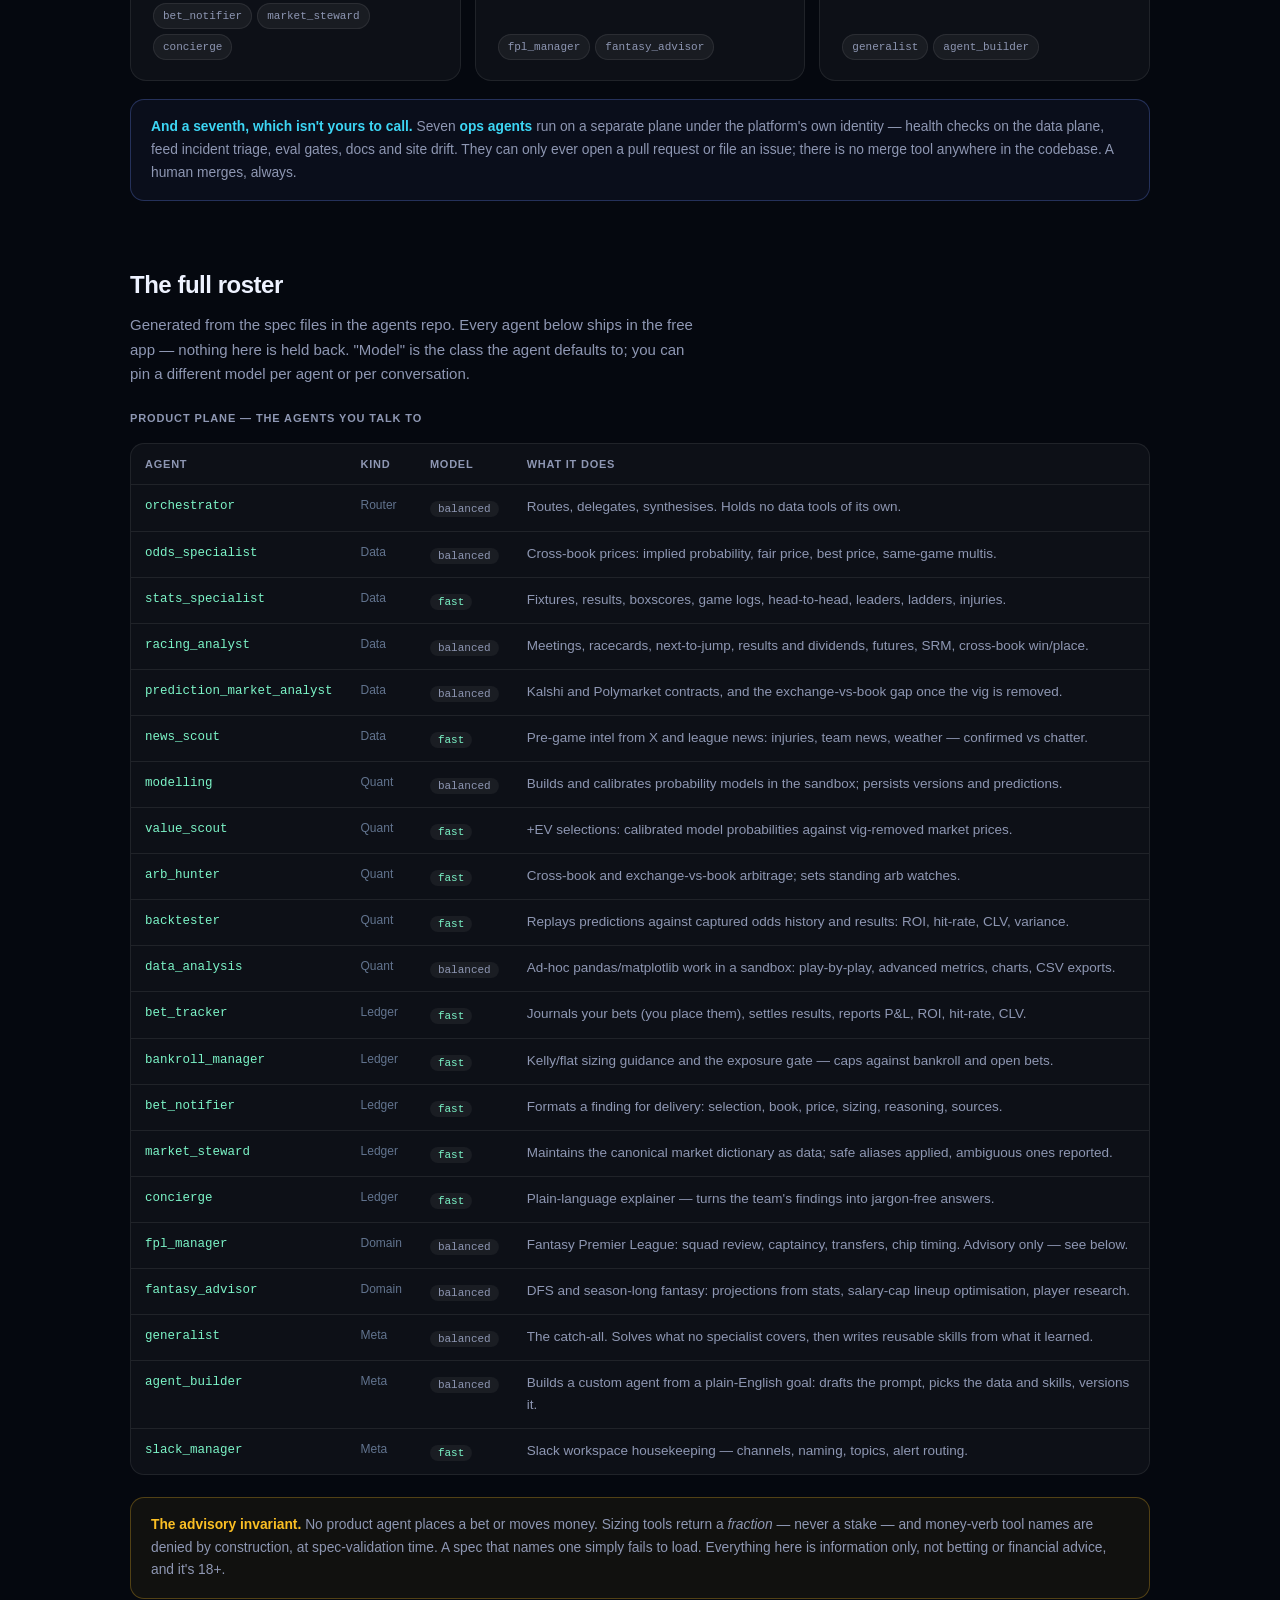
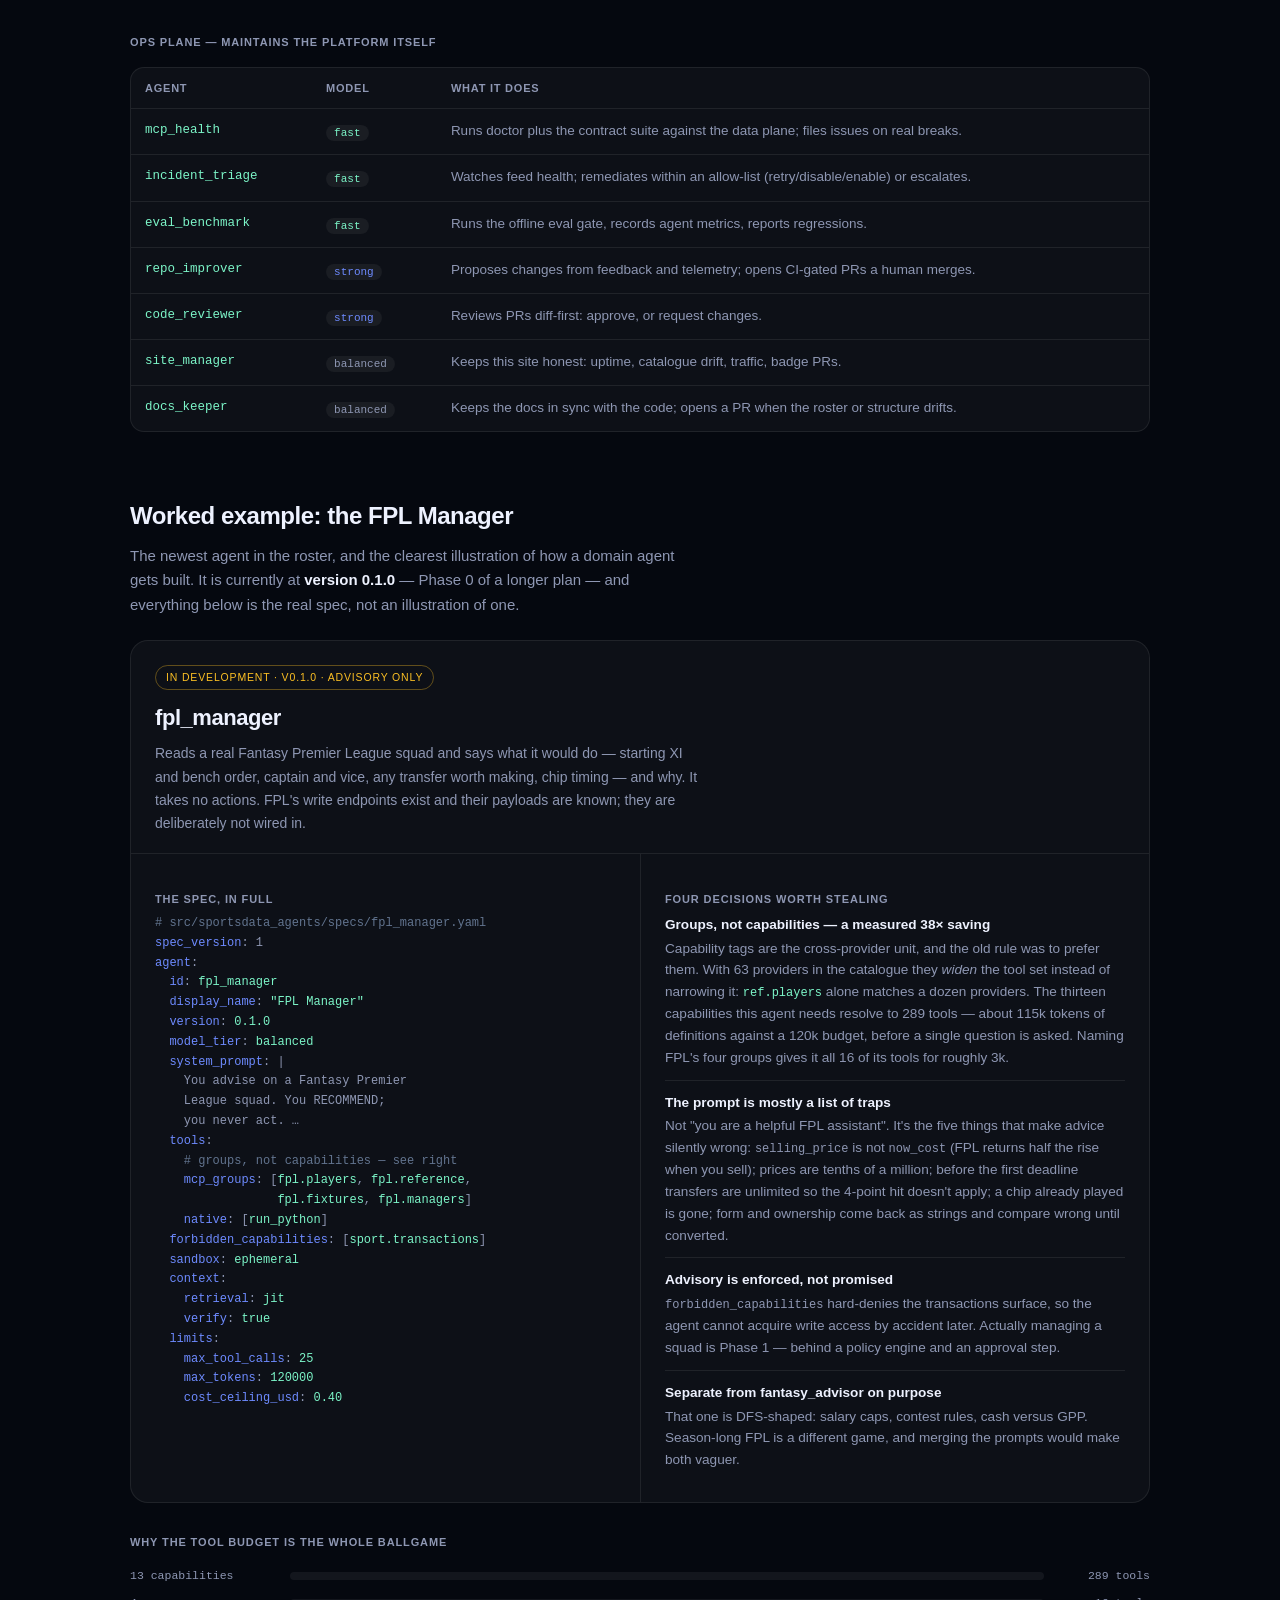
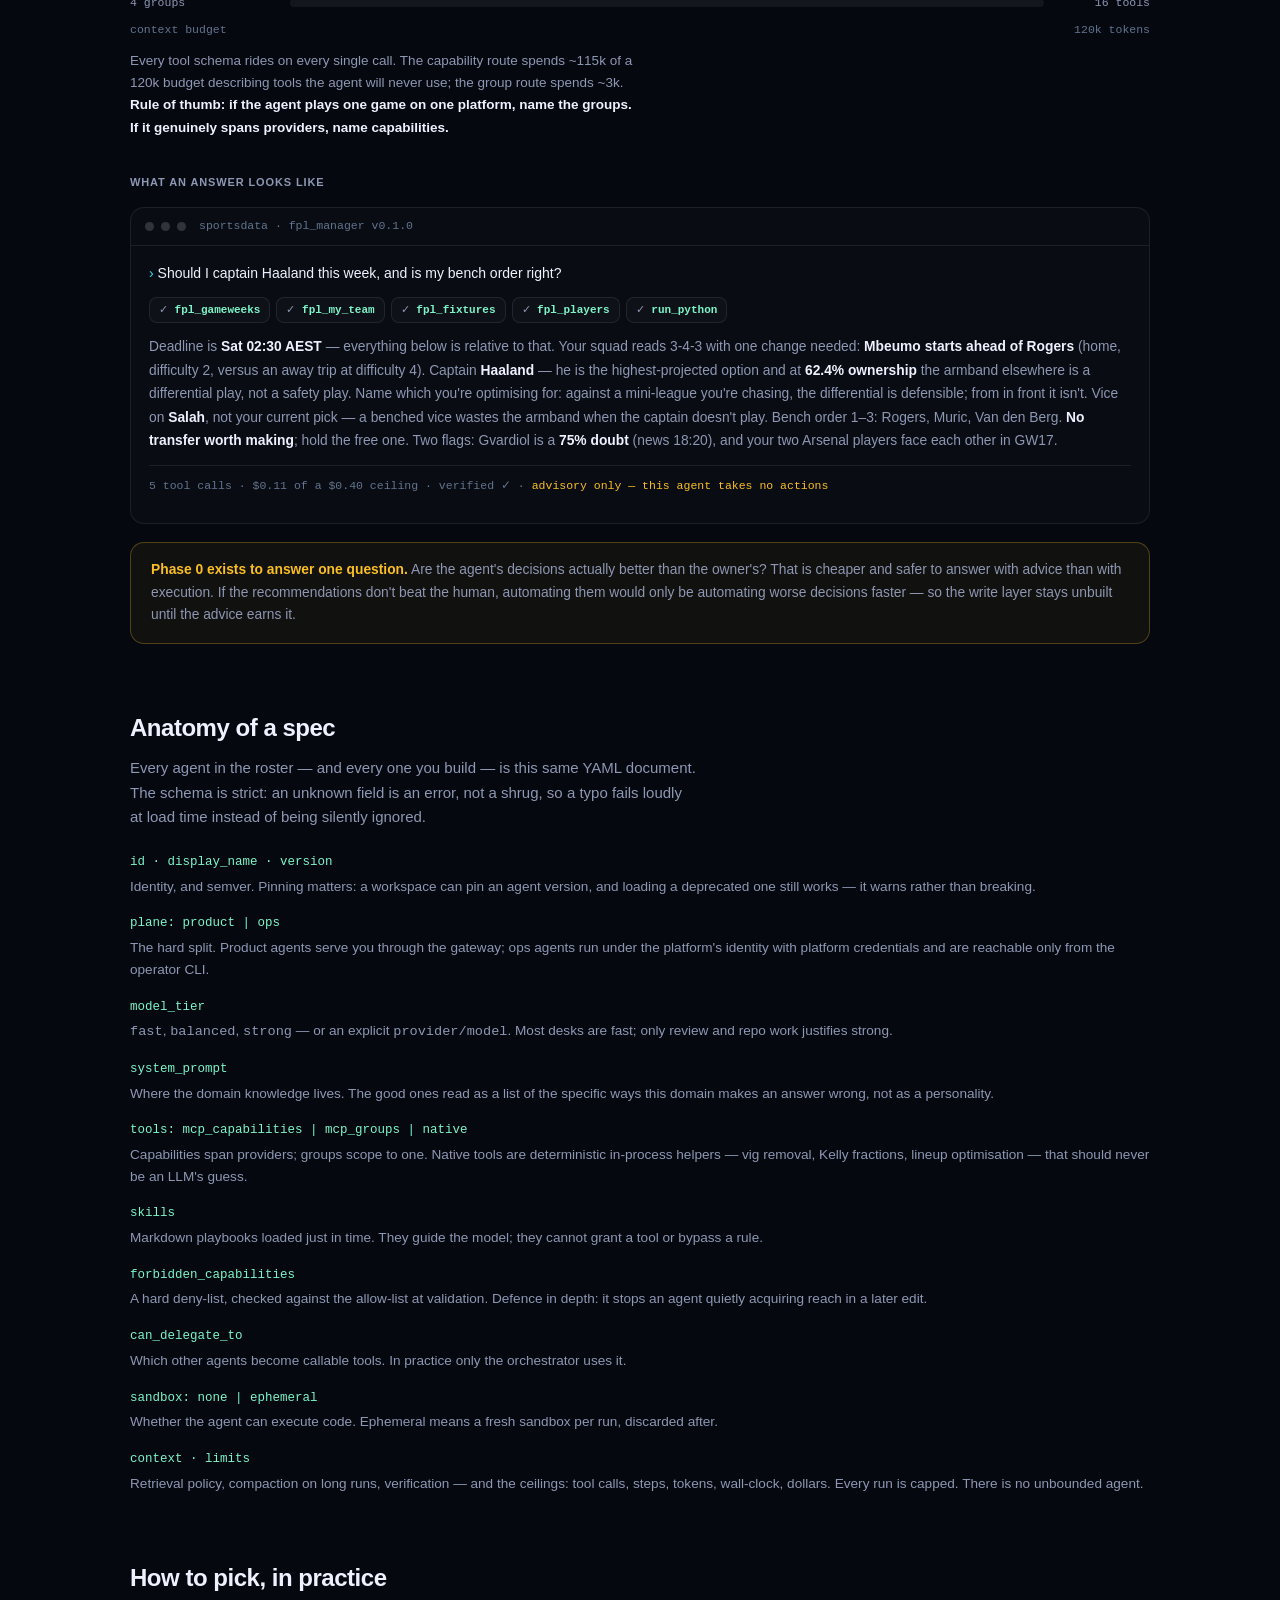
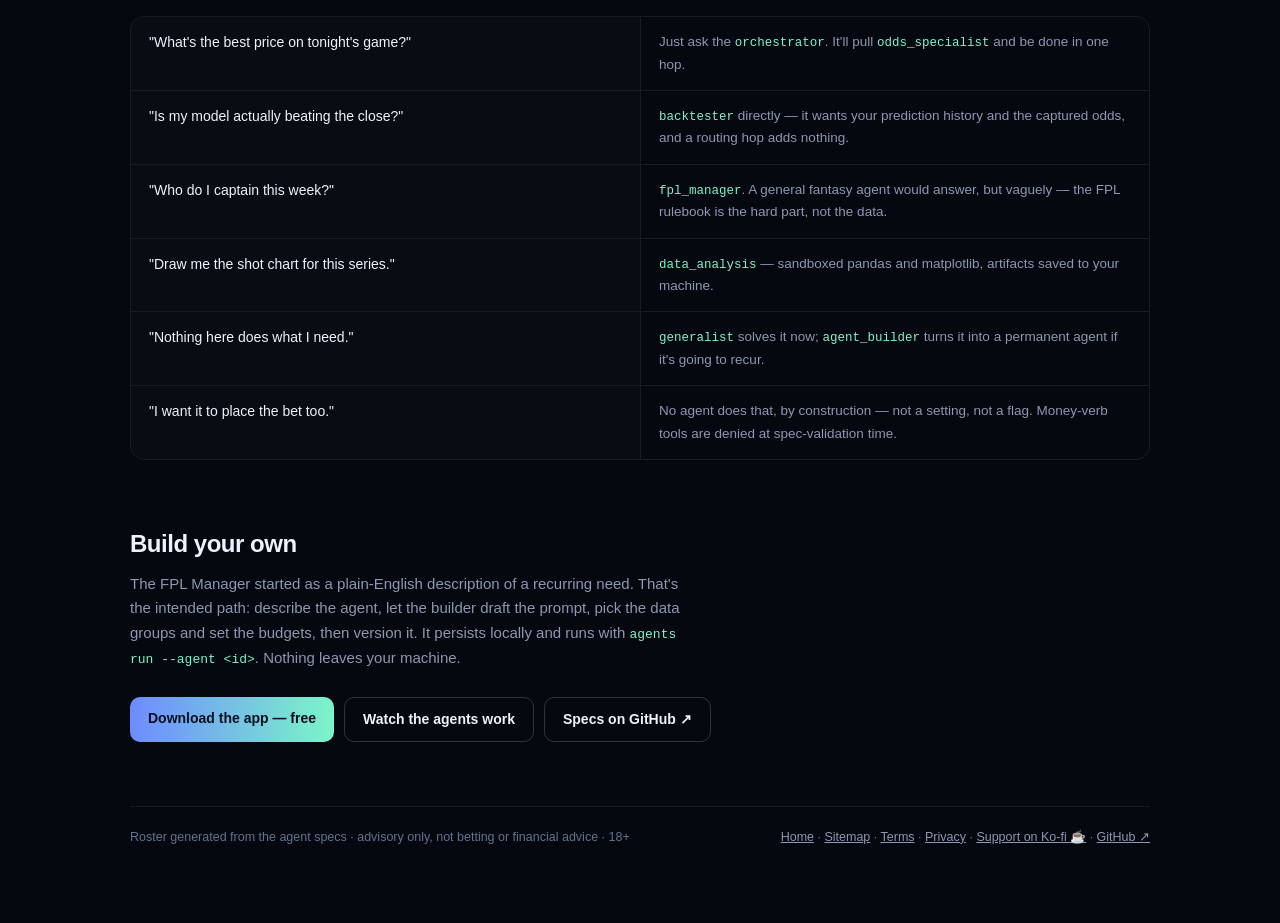
<file: agents.html>
<!doctype html>
<html lang="en">
<head>
<meta charset="utf-8">
<meta name="viewport" content="width=device-width, initial-scale=1">
<title>Agent Types — Which Specialist to Leverage | sportsdata</title>
<meta name="description" content="The sportsdata agent roster in six kinds: what each specialist is for, when to use it, and the FPL Manager agent as a full worked example.">
<link rel="canonical" href="https://sportsdata-ai.com/agents.html">
<meta name="robots" content="index, follow, max-image-preview:large, max-snippet:-1">
<meta name="theme-color" content="#05080f">
<link rel="icon" href="/assets/icon.svg" type="image/svg+xml">
<link rel="apple-touch-icon" href="/assets/apple-touch-icon.png">
<link rel="manifest" href="/site.webmanifest">
<meta property="og:type" content="website">
<meta property="og:site_name" content="sportsdata">
<meta property="og:url" content="https://sportsdata-ai.com/agents.html">
<meta property="og:title" content="Agent types — which specialist to leverage">
<meta property="og:description" content="Six kinds of agent, 28 of them in the roster, and a full worked example: the FPL Manager agent from spec file to answer.">
<meta property="og:image" content="https://sportsdata-ai.com/assets/og-cover.jpg">
<meta property="og:image:width" content="1200">
<meta property="og:image:height" content="630">
<meta name="twitter:card" content="summary_large_image">
<meta name="twitter:title" content="Agent types — which specialist to leverage">
<meta name="twitter:description" content="Six kinds of agent, and a worked example: the FPL Manager agent from spec file to answer.">
<meta name="twitter:image" content="https://sportsdata-ai.com/assets/og-cover.jpg">
<script type="application/ld+json">
{
  "@context": "https://schema.org",
  "@type": "BreadcrumbList",
  "itemListElement": [
    { "@type": "ListItem", "position": 1, "name": "Home", "item": "https://sportsdata-ai.com/" },
    { "@type": "ListItem", "position": 2, "name": "Agent types", "item": "https://sportsdata-ai.com/agents.html" }
  ]
}
</script>
<link rel="stylesheet" href="/assets/nav.css">
<style>
:root {
  --bg:#05080f; --ink:#eef2ff; --dim:#8e97b3; --faint:#62748f;
  --card:rgba(255,255,255,.035); --card-border:rgba(255,255,255,.08);
  --acc1:#6e8bff; --acc2:#3dd6f5; --acc3:#7cf5c8; --ok:#4ade80; --warn:#fbbf24;
  --mono:ui-monospace,"SF Mono",Menlo,Consolas,monospace;
}
* { box-sizing:border-box; }
body { margin:0; background:var(--bg); color:var(--ink);
  font:16px/1.65 -apple-system,BlinkMacSystemFont,"Segoe UI",Inter,Roboto,sans-serif; }
.grid-bg { position:fixed; inset:0; pointer-events:none; z-index:0;
  background-image:linear-gradient(rgba(255,255,255,.025) 1px,transparent 1px),
    linear-gradient(90deg,rgba(255,255,255,.025) 1px,transparent 1px);
  background-size:64px 64px; }
main { position:relative; z-index:1; max-width:1060px; margin:0 auto; padding:28px 20px 80px; }
nav { display:flex; align-items:center; justify-content:space-between; gap:16px; margin-bottom:48px; }
.wordmark { font-weight:700; letter-spacing:-.02em; font-size:19px; }
.wordmark span { background:linear-gradient(90deg,var(--acc1),var(--acc2));
  -webkit-background-clip:text; background-clip:text; color:transparent; }
nav a { color:var(--dim); text-decoration:none; font-size:14px; }
nav a:hover { color:var(--ink); }
a { color:var(--acc2); }
h1 { font-size:clamp(30px,5vw,46px); line-height:1.1; letter-spacing:-.03em; margin:0 0 14px; }
h1 .grad { background:linear-gradient(90deg,var(--acc1) 0%,var(--acc2) 45%,var(--acc3) 90%);
  -webkit-background-clip:text; background-clip:text; color:transparent; }
h2 { font-size:24px; letter-spacing:-.02em; margin:64px 0 8px; }
h3 { font-size:16px; margin:0 0 6px; letter-spacing:-.01em; }
h4 { font-size:11px; letter-spacing:.08em; text-transform:uppercase; color:var(--dim);
  margin:16px 0 6px; font-weight:600; }
.lede { color:var(--dim); max-width:68ch; margin:0 0 22px; font-size:15px; }
.sub { color:var(--dim); max-width:64ch; margin:0 0 26px; }
.stats { display:flex; flex-wrap:wrap; gap:12px; margin:26px 0 8px; }
.stat { flex:1 1 150px; background:var(--card); border:1px solid var(--card-border);
  border-radius:14px; padding:14px 16px; }
.stat b { display:block; font-size:30px; line-height:1.15; letter-spacing:-.02em; }
.stat span { color:var(--dim); font-size:12.5px; }

/* the six kinds */
.kinds { display:grid; gap:14px; grid-template-columns:repeat(auto-fill,minmax(320px,1fr)); margin-top:22px; }
.kind { background:var(--card); border:1px solid var(--card-border); border-radius:16px;
  padding:20px 22px; display:flex; flex-direction:column; }
.kind .k { font-family:var(--mono); font-size:10.5px; letter-spacing:.08em; text-transform:uppercase;
  color:var(--acc1); margin-bottom:8px; }
.kind p { font-size:13.8px; color:var(--dim); margin:0 0 12px; line-height:1.6; }
.kind .use { font-size:13px; color:var(--ink); border-left:2px solid var(--acc3);
  padding-left:11px; margin:0 0 14px; }
.kind .use b { color:var(--acc3); font-weight:600; }
.who { display:flex; flex-wrap:wrap; gap:5px; margin-top:auto; }
.who .a { font-family:var(--mono); font-size:11px; padding:3px 9px; border-radius:999px;
  background:rgba(255,255,255,.05); border:1px solid var(--card-border); color:var(--dim); }

/* roster table */
.tablewrap { overflow-x:auto; border:1px solid var(--card-border); border-radius:14px;
  background:var(--card); margin-top:16px; }
table { border-collapse:collapse; width:100%; font-size:14px; }
th,td { text-align:left; padding:11px 14px; border-bottom:1px solid var(--card-border); vertical-align:top; }
tbody tr:last-child td { border-bottom:0; }
th { font-size:11px; letter-spacing:.07em; text-transform:uppercase; color:var(--dim); font-weight:600; white-space:nowrap; }
td.id { font-family:var(--mono); font-size:12.5px; color:var(--acc3); white-space:nowrap; }
td.what { color:var(--dim); font-size:13.5px; }
td.kindcol { font-size:12px; color:var(--faint); white-space:nowrap; }
.tier { font-family:var(--mono); font-size:11px; padding:2px 8px; border-radius:999px;
  background:rgba(255,255,255,.05); color:var(--dim); }
.tier.fast { color:var(--acc3); }
.tier.strong { color:var(--acc1); }

/* callout */
.note { border:1px solid rgba(251,191,36,.28); background:rgba(251,191,36,.05);
  border-radius:14px; padding:16px 20px; font-size:13.8px; color:var(--dim); margin-top:22px; }
.note b { color:var(--warn); }
.note.blue { border-color:rgba(110,139,255,.28); background:rgba(110,139,255,.05); }
.note.blue b { color:var(--acc2); }

/* worked example */
.example { border:1px solid var(--card-border); border-radius:18px; background:var(--card);
  padding:0; overflow:hidden; margin-top:20px; }
.exhead { padding:22px 24px 18px; border-bottom:1px solid var(--card-border); }
.exhead .badge { display:inline-block; font-size:10.5px; letter-spacing:.08em; text-transform:uppercase;
  color:var(--warn); border:1px solid rgba(251,191,36,.35); border-radius:999px; padding:3px 10px;
  margin-bottom:10px; }
.exhead h3 { font-size:22px; letter-spacing:-.02em; margin-bottom:6px; }
.exhead p { color:var(--dim); font-size:14px; margin:0; max-width:70ch; }
.exgrid { display:grid; grid-template-columns:1fr 1fr; }
@media(max-width:820px){ .exgrid { grid-template-columns:1fr; } }
.expane { padding:20px 24px; }
.expane + .expane { border-left:1px solid var(--card-border); }
@media(max-width:820px){ .expane + .expane { border-left:0; border-top:1px solid var(--card-border); } }
pre { margin:0; font-family:var(--mono); font-size:12px; line-height:1.65; color:var(--dim);
  overflow-x:auto; white-space:pre; }
pre .c { color:var(--faint); }
pre .k { color:var(--acc1); }
pre .v { color:var(--acc3); }
.reasons { list-style:none; padding:0; margin:0; }
.reasons li { font-size:13.6px; color:var(--dim); padding:11px 0; border-top:1px solid var(--card-border); line-height:1.6; }
.reasons li:first-child { border-top:0; padding-top:0; }
.reasons li b { color:var(--ink); font-weight:600; display:block; margin-bottom:2px; }

/* budget bar */
.budget { margin-top:16px; }
.bline { display:flex; align-items:center; gap:10px; margin-bottom:8px; font-size:12.5px; }
.bline .lab { width:150px; flex:none; color:var(--dim); font-family:var(--mono); font-size:11.5px; }
.btrack { flex:1; height:8px; border-radius:99px; background:rgba(255,255,255,.06); overflow:hidden; }
.bfill { height:100%; border-radius:99px; }
.bfill.bad { background:linear-gradient(90deg,#f87171,#fbbf24); }
.bfill.good { background:linear-gradient(90deg,var(--acc1),var(--acc3)); }
.bline .num { width:96px; flex:none; text-align:right; font-family:var(--mono); font-size:11.5px; color:var(--dim); }

/* transcript */
.session { border:1px solid var(--card-border); border-radius:14px; overflow:hidden; margin-top:16px;
  background:rgba(255,255,255,.02); }
.sbar { display:flex; align-items:center; gap:7px; padding:9px 14px; border-bottom:1px solid var(--card-border); }
.sbar .d { width:9px; height:9px; border-radius:99px; background:rgba(255,255,255,.16); }
.sbar .t { font-family:var(--mono); font-size:11.5px; color:var(--faint); margin-left:6px; }
.sbody { padding:16px 18px; }
.sq { font-size:14px; color:var(--ink); margin:0 0 12px; }
.sq::before { content:"› "; color:var(--acc2); }
.trace { display:flex; flex-wrap:wrap; gap:6px; margin-bottom:12px; }
.trace .tk { font-family:var(--mono); font-size:11px; color:var(--dim); border:1px solid var(--card-border);
  border-radius:8px; padding:3px 9px; background:rgba(255,255,255,.025); }
.trace .tk b { color:var(--acc3); font-weight:600; }
.sa { font-size:13.8px; color:var(--dim); line-height:1.7; margin:0; }
.sa strong { color:var(--ink); font-weight:600; }
.smeta { font-family:var(--mono); font-size:11.5px; color:var(--faint); margin-top:12px;
  padding-top:11px; border-top:1px solid var(--card-border); }

/* picker */
.picker { margin-top:18px; border:1px solid var(--card-border); border-radius:14px; overflow:hidden; }
.prow { display:grid; grid-template-columns:1fr 1fr; gap:0; border-top:1px solid var(--card-border); }
.prow:first-child { border-top:0; }
@media(max-width:700px){ .prow { grid-template-columns:1fr; } }
.pq { padding:14px 18px; font-size:14px; color:var(--ink); background:rgba(255,255,255,.02); }
.pa { padding:14px 18px; font-size:13.5px; color:var(--dim); border-left:1px solid var(--card-border); }
@media(max-width:700px){ .pa { border-left:0; padding-top:0; } }
.pa code { font-family:var(--mono); font-size:12.5px; color:var(--acc3); }

/* spec anatomy */
dl.anat { margin:16px 0 0; }
dl.anat dt { font-family:var(--mono); font-size:12.5px; color:var(--acc3); margin-top:16px; }
dl.anat dd { margin:3px 0 0; font-size:13.6px; color:var(--dim); line-height:1.6; }

.ctas { display:flex; flex-wrap:wrap; gap:10px; margin-top:26px; }
.btn { display:inline-block; padding:10px 18px; border-radius:10px; font-size:14px; font-weight:600;
  text-decoration:none; }
.btn.primary { background:linear-gradient(90deg,var(--acc1),var(--acc3)); color:#06101f; }
.btn.ghost { border:1px solid rgba(255,255,255,.18); color:var(--ink); }
footer { margin-top:64px; padding-top:20px; border-top:1px solid var(--card-border);
  display:flex; flex-wrap:wrap; gap:10px; justify-content:space-between;
  font-size:12.5px; color:var(--faint); }
footer a { color:var(--dim); }
</style>
</head>
<body>
<div class="grid-bg"></div>
<div class="navbar">
<nav class="sitenav" aria-label="Primary">
  <a class="wordmark" href="/">sports<span>data</span></a>
  <div class="sitenav-links">
    <a href="/">Home</a>
    <a href="/#feeds">Tools</a>
    <a href="/agents.html" aria-current="page">Agents</a>
    <a href="/board/">Racing board</a>
    <a href="/sports/">Sports board</a>
    <a href="/search.html">Search</a>
  </div>
</nav>
</div>
<main>

  <h1>Which agent should<br><span class="grad">you leverage?</span></h1>
  <p class="sub">An agent here is three things: a <b>narrow slice of the data plane</b>, a prompt that
  knows that domain's traps, and a hard budget. Twenty-eight of them ship with the app. This page is
  the map — what each kind is for, when to reach for it, and one worked example end to end.</p>

  <div class="stats">
    <div class="stat"><b>21</b><span>product agents, all free</span></div>
    <div class="stat"><b>7</b><span>ops agents that maintain the platform</span></div>
    <div class="stat"><b>13</b><span>skills they load on demand</span></div>
    <div class="stat"><b>1</b><span>orchestrator that routes for you</span></div>
  </div>

  <p class="lede" style="margin-top:22px">The short version: you rarely pick. Ask the
  <b style="color:var(--ink)">orchestrator</b> a question and it routes to whichever specialists fit,
  runs the independent parts in parallel and synthesises one answer. You pick deliberately when you
  want a specific desk — or when you're building an agent of your own and need to know what shape it
  should be.</p>

  <h2>Six kinds of agent</h2>
  <p class="lede">Not a taxonomy for its own sake. Each kind has a different failure mode, so each one
  is built differently — different tool surface, different model tier, different budget.</p>

  <div class="kinds">
    <div class="kind">
      <div class="k">Kind 01 · Router</div>
      <h3>The orchestrator</h3>
      <p>Holds <b>no data tools at all</b>. Its whole job is to read your question, decide which
      specialists it needs, delegate, and stitch the results into one answer. Keeping it toolless is
      the point — a router that could also fetch odds would fetch odds instead of routing.</p>
      <div class="use"><b>Leverage it when:</b> almost always. It is the default front door, and the
      only agent that can fan a question out across several desks at once.</div>
      <div class="who"><span class="a">orchestrator</span></div>
    </div>

    <div class="kind">
      <div class="k">Kind 02 · Data specialists</div>
      <h3>One surface, read deeply</h3>
      <p>Each owns a slice of the data plane and the vocabulary that goes with it — odds specialists
      know vig removal, racing analysts know how to read a racecard, the news scout knows the
      difference between a confirmed out and beat-writer chatter.</p>
      <div class="use"><b>Leverage them when:</b> you know the shape of the question — "best price
      across the books", "what's the ladder", "who's out tonight" — and want it answered without a
      routing hop.</div>
      <div class="who"><span class="a">odds_specialist</span><span class="a">stats_specialist</span><span class="a">racing_analyst</span><span class="a">prediction_market_analyst</span><span class="a">news_scout</span></div>
    </div>

    <div class="kind">
      <div class="k">Kind 03 · Quant &amp; compute</div>
      <h3>Sandboxed, and made to be checked</h3>
      <p>These run real Python in an ephemeral sandbox: fit a model, calibrate it on holdout, replay
      it against captured odds history. The output is a number with an error bar attached, and every
      one of them persists what it produced so the next run can be scored against it.</p>
      <div class="use"><b>Leverage them when:</b> the question is "is this edge real?" rather than
      "what's the price?". Expect them to be slower and to cost more — they're doing arithmetic, not
      lookups.</div>
      <div class="who"><span class="a">modelling</span><span class="a">backtester</span><span class="a">value_scout</span><span class="a">arb_hunter</span><span class="a">data_analysis</span></div>
    </div>

    <div class="kind">
      <div class="k">Kind 04 · Ledger &amp; guardrails</div>
      <h3>Memory and limits</h3>
      <p>The unglamorous ones, and the ones that make the rest honest. They journal what you did,
      settle it against results, and gate any recommendation against your bankroll and open exposure.
      The bet notifier is deliberately <b>denied</b> price tools so it can only format what another
      agent already found — it cannot go and re-price anything itself.</p>
      <div class="use"><b>Leverage them when:</b> you want your record kept straight — P&amp;L, ROI,
      hit-rate, closing-line value — or a sizing sanity check before you act.</div>
      <div class="who"><span class="a">bet_tracker</span><span class="a">bankroll_manager</span><span class="a">bet_notifier</span><span class="a">market_steward</span><span class="a">concierge</span></div>
    </div>

    <div class="kind">
      <div class="k">Kind 05 · Domain agents</div>
      <h3>One game, one platform</h3>
      <p>Where a game has its own rulebook, a general agent gives vague answers. FPL has 38 hard
      deadlines, price changes, four chips and a rolling transfer budget; DFS has salary caps and
      contest structures. Merging those two prompts would make both worse, so they're separate
      agents.</p>
      <div class="use"><b>Leverage them when:</b> the rules of the competition are the hard part —
      not the data. This is also the kind most worth building yourself.</div>
      <div class="who"><span class="a">fpl_manager</span><span class="a">fantasy_advisor</span></div>
    </div>

    <div class="kind">
      <div class="k">Kind 06 · Meta agents</div>
      <h3>The ones that grow the platform</h3>
      <p>The generalist catches whatever no specialist covers, solves it in a sandbox, and — only for
      genuinely repeatable patterns — crystallises the method into a reusable skill. The agent builder
      goes one step further and turns a recurring need into a versioned agent of its own. Skills are
      markdown playbooks, never code: they guide the model and cannot grant a tool.</p>
      <div class="use"><b>Leverage them when:</b> you've answered the same awkward question three
      times. Describe the agent you want in plain English and it gets written, scoped and versioned.</div>
      <div class="who"><span class="a">generalist</span><span class="a">agent_builder</span></div>
    </div>
  </div>

  <div class="note blue" style="margin-top:18px"><b>And a seventh, which isn't yours to call.</b>
  Seven <b style="color:var(--acc2)">ops agents</b> run on a separate plane under the platform's own
  identity — health checks on the data plane, feed incident triage, eval gates, docs and site drift.
  They can only ever open a pull request or file an issue; there is no merge tool anywhere in the
  codebase. A human merges, always.</div>

  <h2>The full roster</h2>
  <p class="lede">Generated from the spec files in the agents repo. Every agent below ships in the
  free app — nothing here is held back. "Model" is the class the agent defaults to; you can pin a
  different model per agent or per conversation.</p>

  <h4>Product plane — the agents you talk to</h4>
  <div class="tablewrap">
    <table>
      <thead><tr><th>Agent</th><th>Kind</th><th>Model</th><th>What it does</th></tr></thead>
      <tbody>
        <tr><td class="id">orchestrator</td><td class="kindcol">Router</td><td><span class="tier">balanced</span></td><td class="what">Routes, delegates, synthesises. Holds no data tools of its own.</td></tr>
        <tr><td class="id">odds_specialist</td><td class="kindcol">Data</td><td><span class="tier">balanced</span></td><td class="what">Cross-book prices: implied probability, fair price, best price, same-game multis.</td></tr>
        <tr><td class="id">stats_specialist</td><td class="kindcol">Data</td><td><span class="tier fast">fast</span></td><td class="what">Fixtures, results, boxscores, game logs, head-to-head, leaders, ladders, injuries.</td></tr>
        <tr><td class="id">racing_analyst</td><td class="kindcol">Data</td><td><span class="tier">balanced</span></td><td class="what">Meetings, racecards, next-to-jump, results and dividends, futures, SRM, cross-book win/place.</td></tr>
        <tr><td class="id">prediction_market_analyst</td><td class="kindcol">Data</td><td><span class="tier">balanced</span></td><td class="what">Kalshi and Polymarket contracts, and the exchange-vs-book gap once the vig is removed.</td></tr>
        <tr><td class="id">news_scout</td><td class="kindcol">Data</td><td><span class="tier fast">fast</span></td><td class="what">Pre-game intel from X and league news: injuries, team news, weather — confirmed vs chatter.</td></tr>
        <tr><td class="id">modelling</td><td class="kindcol">Quant</td><td><span class="tier">balanced</span></td><td class="what">Builds and calibrates probability models in the sandbox; persists versions and predictions.</td></tr>
        <tr><td class="id">value_scout</td><td class="kindcol">Quant</td><td><span class="tier fast">fast</span></td><td class="what">+EV selections: calibrated model probabilities against vig-removed market prices.</td></tr>
        <tr><td class="id">arb_hunter</td><td class="kindcol">Quant</td><td><span class="tier fast">fast</span></td><td class="what">Cross-book and exchange-vs-book arbitrage; sets standing arb watches.</td></tr>
        <tr><td class="id">backtester</td><td class="kindcol">Quant</td><td><span class="tier fast">fast</span></td><td class="what">Replays predictions against captured odds history and results: ROI, hit-rate, CLV, variance.</td></tr>
        <tr><td class="id">data_analysis</td><td class="kindcol">Quant</td><td><span class="tier">balanced</span></td><td class="what">Ad-hoc pandas/matplotlib work in a sandbox: play-by-play, advanced metrics, charts, CSV exports.</td></tr>
        <tr><td class="id">bet_tracker</td><td class="kindcol">Ledger</td><td><span class="tier fast">fast</span></td><td class="what">Journals your bets (you place them), settles results, reports P&amp;L, ROI, hit-rate, CLV.</td></tr>
        <tr><td class="id">bankroll_manager</td><td class="kindcol">Ledger</td><td><span class="tier fast">fast</span></td><td class="what">Kelly/flat sizing guidance and the exposure gate — caps against bankroll and open bets.</td></tr>
        <tr><td class="id">bet_notifier</td><td class="kindcol">Ledger</td><td><span class="tier fast">fast</span></td><td class="what">Formats a finding for delivery: selection, book, price, sizing, reasoning, sources.</td></tr>
        <tr><td class="id">market_steward</td><td class="kindcol">Ledger</td><td><span class="tier fast">fast</span></td><td class="what">Maintains the canonical market dictionary as data; safe aliases applied, ambiguous ones reported.</td></tr>
        <tr><td class="id">concierge</td><td class="kindcol">Ledger</td><td><span class="tier fast">fast</span></td><td class="what">Plain-language explainer — turns the team's findings into jargon-free answers.</td></tr>
        <tr><td class="id">fpl_manager</td><td class="kindcol">Domain</td><td><span class="tier">balanced</span></td><td class="what">Fantasy Premier League: squad review, captaincy, transfers, chip timing. Advisory only — see below.</td></tr>
        <tr><td class="id">fantasy_advisor</td><td class="kindcol">Domain</td><td><span class="tier">balanced</span></td><td class="what">DFS and season-long fantasy: projections from stats, salary-cap lineup optimisation, player research.</td></tr>
        <tr><td class="id">generalist</td><td class="kindcol">Meta</td><td><span class="tier">balanced</span></td><td class="what">The catch-all. Solves what no specialist covers, then writes reusable skills from what it learned.</td></tr>
        <tr><td class="id">agent_builder</td><td class="kindcol">Meta</td><td><span class="tier">balanced</span></td><td class="what">Builds a custom agent from a plain-English goal: drafts the prompt, picks the data and skills, versions it.</td></tr>
        <tr><td class="id">slack_manager</td><td class="kindcol">Meta</td><td><span class="tier fast">fast</span></td><td class="what">Slack workspace housekeeping — channels, naming, topics, alert routing.</td></tr>
      </tbody>
    </table>
  </div>

  <div class="note"><b>The advisory invariant.</b> No product agent places a bet or moves money.
  Sizing tools return a <i>fraction</i> — never a stake — and money-verb tool names are denied by
  construction, at spec-validation time. A spec that names one simply fails to load. Everything here
  is information only, not betting or financial advice, and it's 18+.</div>

  <h4 style="margin-top:34px">Ops plane — maintains the platform itself</h4>
  <div class="tablewrap">
    <table>
      <thead><tr><th>Agent</th><th>Model</th><th>What it does</th></tr></thead>
      <tbody>
        <tr><td class="id">mcp_health</td><td><span class="tier fast">fast</span></td><td class="what">Runs doctor plus the contract suite against the data plane; files issues on real breaks.</td></tr>
        <tr><td class="id">incident_triage</td><td><span class="tier fast">fast</span></td><td class="what">Watches feed health; remediates within an allow-list (retry/disable/enable) or escalates.</td></tr>
        <tr><td class="id">eval_benchmark</td><td><span class="tier fast">fast</span></td><td class="what">Runs the offline eval gate, records agent metrics, reports regressions.</td></tr>
        <tr><td class="id">repo_improver</td><td><span class="tier strong">strong</span></td><td class="what">Proposes changes from feedback and telemetry; opens CI-gated PRs a human merges.</td></tr>
        <tr><td class="id">code_reviewer</td><td><span class="tier strong">strong</span></td><td class="what">Reviews PRs diff-first: approve, or request changes.</td></tr>
        <tr><td class="id">site_manager</td><td><span class="tier">balanced</span></td><td class="what">Keeps this site honest: uptime, catalogue drift, traffic, badge PRs.</td></tr>
        <tr><td class="id">docs_keeper</td><td><span class="tier">balanced</span></td><td class="what">Keeps the docs in sync with the code; opens a PR when the roster or structure drifts.</td></tr>
      </tbody>
    </table>
  </div>

  <h2 id="fpl">Worked example: the FPL Manager</h2>
  <p class="lede">The newest agent in the roster, and the clearest illustration of how a domain agent
  gets built. It is currently at <b style="color:var(--ink)">version 0.1.0</b> — Phase 0 of a longer
  plan — and everything below is the real spec, not an illustration of one.</p>

  <div class="example">
    <div class="exhead">
      <span class="badge">In development · v0.1.0 · advisory only</span>
      <h3>fpl_manager</h3>
      <p>Reads a real Fantasy Premier League squad and says what it would do — starting XI and bench
      order, captain and vice, any transfer worth making, chip timing — and why. It takes no actions.
      FPL's write endpoints exist and their payloads are known; they are deliberately not wired in.</p>
    </div>
    <div class="exgrid">
      <div class="expane">
        <h4>The spec, in full</h4>
<pre><span class="c"># src/sportsdata_agents/specs/fpl_manager.yaml</span>
<span class="k">spec_version</span>: 1
<span class="k">agent</span>:
  <span class="k">id</span>: <span class="v">fpl_manager</span>
  <span class="k">display_name</span>: <span class="v">"FPL Manager"</span>
  <span class="k">version</span>: <span class="v">0.1.0</span>
  <span class="k">model_tier</span>: <span class="v">balanced</span>
  <span class="k">system_prompt</span>: |
    You advise on a Fantasy Premier
    League squad. You RECOMMEND;
    you never act. …
  <span class="k">tools</span>:
    <span class="c"># groups, not capabilities — see right</span>
    <span class="k">mcp_groups</span>: [<span class="v">fpl.players</span>, <span class="v">fpl.reference</span>,
                 <span class="v">fpl.fixtures</span>, <span class="v">fpl.managers</span>]
    <span class="k">native</span>: [<span class="v">run_python</span>]
  <span class="k">forbidden_capabilities</span>: [<span class="v">sport.transactions</span>]
  <span class="k">sandbox</span>: <span class="v">ephemeral</span>
  <span class="k">context</span>:
    <span class="k">retrieval</span>: <span class="v">jit</span>
    <span class="k">verify</span>: <span class="v">true</span>
  <span class="k">limits</span>:
    <span class="k">max_tool_calls</span>: <span class="v">25</span>
    <span class="k">max_tokens</span>: <span class="v">120000</span>
    <span class="k">cost_ceiling_usd</span>: <span class="v">0.40</span></pre>
      </div>
      <div class="expane">
        <h4>Four decisions worth stealing</h4>
        <ul class="reasons">
          <li><b>Groups, not capabilities — a measured 38× saving</b>
          Capability tags are the cross-provider unit, and the old rule was to prefer them. With
          <span data-cat="providers">63</span> providers in the catalogue they <i>widen</i> the tool
          set instead of narrowing it:
          <code style="font-family:var(--mono);font-size:12px;color:var(--acc3)">ref.players</code>
          alone matches a dozen providers. The thirteen capabilities this agent needs resolve to 289
          tools — about 115k tokens of definitions against a 120k budget, before a single question is
          asked. Naming FPL's four groups gives it all 16 of its tools for roughly 3k.</li>
          <li><b>The prompt is mostly a list of traps</b>
          Not "you are a helpful FPL assistant". It's the five things that make advice silently
          wrong: <code style="font-family:var(--mono);font-size:12px">selling_price</code> is not
          <code style="font-family:var(--mono);font-size:12px">now_cost</code> (FPL returns half the
          rise when you sell); prices are tenths of a million; before the first deadline transfers
          are unlimited so the 4-point hit doesn't apply; a chip already played is gone; form and
          ownership come back as strings and compare wrong until converted.</li>
          <li><b>Advisory is enforced, not promised</b>
          <code style="font-family:var(--mono);font-size:12px">forbidden_capabilities</code> hard-denies
          the transactions surface, so the agent cannot acquire write access by accident later.
          Actually managing a squad is Phase 1 — behind a policy engine and an approval step.</li>
          <li><b>Separate from fantasy_advisor on purpose</b>
          That one is DFS-shaped: salary caps, contest rules, cash versus GPP. Season-long FPL is a
          different game, and merging the prompts would make both vaguer.</li>
        </ul>
      </div>
    </div>
  </div>

  <h4 style="margin-top:30px">Why the tool budget is the whole ballgame</h4>
  <div class="budget">
    <div class="bline"><span class="lab">13 capabilities</span>
      <span class="btrack"><span class="bfill bad" style="width:96%"></span></span>
      <span class="num">289 tools</span></div>
    <div class="bline"><span class="lab">4 groups</span>
      <span class="btrack"><span class="bfill good" style="width:2.5%"></span></span>
      <span class="num">16 tools</span></div>
    <div class="bline"><span class="lab" style="color:var(--faint)">context budget</span>
      <span class="btrack" style="background:none"></span>
      <span class="num" style="color:var(--faint)">120k tokens</span></div>
  </div>
  <p class="lede" style="margin-top:10px;font-size:13.5px">Every tool schema rides on every single
  call. The capability route spends ~115k of a 120k budget describing tools the agent will never use;
  the group route spends ~3k. <b style="color:var(--ink)">Rule of thumb: if the agent plays one game
  on one platform, name the groups. If it genuinely spans providers, name capabilities.</b></p>

  <h4 style="margin-top:34px">What an answer looks like</h4>
  <div class="session">
    <div class="sbar"><span class="d"></span><span class="d"></span><span class="d"></span>
      <span class="t">sportsdata · fpl_manager v0.1.0</span></div>
    <div class="sbody">
      <p class="sq">Should I captain Haaland this week, and is my bench order right?</p>
      <div class="trace">
        <span class="tk">✓ <b>fpl_gameweeks</b></span>
        <span class="tk">✓ <b>fpl_my_team</b></span>
        <span class="tk">✓ <b>fpl_fixtures</b></span>
        <span class="tk">✓ <b>fpl_players</b></span>
        <span class="tk">✓ <b>run_python</b></span>
      </div>
      <p class="sa">Deadline is <strong>Sat 02:30 AEST</strong> — everything below is relative to that.
      Your squad reads 3-4-3 with one change needed: <strong>Mbeumo starts ahead of Rogers</strong>
      (home, difficulty 2, versus an away trip at difficulty 4). Captain <strong>Haaland</strong> —
      he is the highest-projected option and at <strong>62.4% ownership</strong> the armband elsewhere
      is a differential play, not a safety play. Name which you're optimising for: against a
      mini-league you're chasing, the differential is defensible; from in front it isn't.
      Vice on <strong>Salah</strong>, not your current pick — a benched vice wastes the armband when
      the captain doesn't play. Bench order 1–3: Rogers, Muric, Van den Berg.
      <strong>No transfer worth making</strong>; hold the free one. Two flags: Gvardiol is a
      <strong>75% doubt</strong> (news 18:20), and your two Arsenal players face each other in GW17.</p>
      <p class="smeta">5 tool calls · $0.11 of a $0.40 ceiling · verified ✓ ·
        <span style="color:var(--warn)">advisory only — this agent takes no actions</span></p>
    </div>
  </div>

  <div class="note" style="margin-top:18px"><b>Phase 0 exists to answer one question.</b> Are the
  agent's decisions actually better than the owner's? That is cheaper and safer to answer with advice
  than with execution. If the recommendations don't beat the human, automating them would only be
  automating worse decisions faster — so the write layer stays unbuilt until the advice earns it.</div>

  <h2>Anatomy of a spec</h2>
  <p class="lede">Every agent in the roster — and every one you build — is this same YAML document.
  The schema is strict: an unknown field is an error, not a shrug, so a typo fails loudly at load
  time instead of being silently ignored.</p>

  <dl class="anat">
    <dt>id · display_name · version</dt>
    <dd>Identity, and semver. Pinning matters: a workspace can pin an agent version, and loading a
    deprecated one still works — it warns rather than breaking.</dd>

    <dt>plane: product | ops</dt>
    <dd>The hard split. Product agents serve you through the gateway; ops agents run under the
    platform's identity with platform credentials and are reachable only from the operator CLI.</dd>

    <dt>model_tier</dt>
    <dd><code>fast</code>, <code>balanced</code>, <code>strong</code> — or an explicit
    <code>provider/model</code>. Most desks are fast; only review and repo work justifies strong.</dd>

    <dt>system_prompt</dt>
    <dd>Where the domain knowledge lives. The good ones read as a list of the specific ways this
    domain makes an answer wrong, not as a personality.</dd>

    <dt>tools: mcp_capabilities | mcp_groups | native</dt>
    <dd>Capabilities span providers; groups scope to one. Native tools are deterministic in-process
    helpers — vig removal, Kelly fractions, lineup optimisation — that should never be an LLM's
    guess.</dd>

    <dt>skills</dt>
    <dd>Markdown playbooks loaded just in time. They guide the model; they cannot grant a tool or
    bypass a rule.</dd>

    <dt>forbidden_capabilities</dt>
    <dd>A hard deny-list, checked against the allow-list at validation. Defence in depth: it stops an
    agent quietly acquiring reach in a later edit.</dd>

    <dt>can_delegate_to</dt>
    <dd>Which other agents become callable tools. In practice only the orchestrator uses it.</dd>

    <dt>sandbox: none | ephemeral</dt>
    <dd>Whether the agent can execute code. Ephemeral means a fresh sandbox per run, discarded after.</dd>

    <dt>context · limits</dt>
    <dd>Retrieval policy, compaction on long runs, verification — and the ceilings: tool calls,
    steps, tokens, wall-clock, dollars. Every run is capped. There is no unbounded agent.</dd>
  </dl>

  <h2>How to pick, in practice</h2>
  <div class="picker">
    <div class="prow"><div class="pq">"What's the best price on tonight's game?"</div>
      <div class="pa">Just ask the <code>orchestrator</code>. It'll pull <code>odds_specialist</code>
      and be done in one hop.</div></div>
    <div class="prow"><div class="pq">"Is my model actually beating the close?"</div>
      <div class="pa"><code>backtester</code> directly — it wants your prediction history and the
      captured odds, and a routing hop adds nothing.</div></div>
    <div class="prow"><div class="pq">"Who do I captain this week?"</div>
      <div class="pa"><code>fpl_manager</code>. A general fantasy agent would answer, but vaguely —
      the FPL rulebook is the hard part, not the data.</div></div>
    <div class="prow"><div class="pq">"Draw me the shot chart for this series."</div>
      <div class="pa"><code>data_analysis</code> — sandboxed pandas and matplotlib, artifacts saved
      to your machine.</div></div>
    <div class="prow"><div class="pq">"Nothing here does what I need."</div>
      <div class="pa"><code>generalist</code> solves it now; <code>agent_builder</code> turns it into
      a permanent agent if it's going to recur.</div></div>
    <div class="prow"><div class="pq">"I want it to place the bet too."</div>
      <div class="pa">No agent does that, by construction — not a setting, not a flag. Money-verb
      tools are denied at spec-validation time.</div></div>
  </div>

  <h2>Build your own</h2>
  <p class="lede">The FPL Manager started as a plain-English description of a recurring need. That's
  the intended path: describe the agent, let the builder draft the prompt, pick the data groups and
  set the budgets, then version it. It persists locally and runs with
  <code style="font-family:var(--mono);font-size:13px;color:var(--acc3)">agents run --agent &lt;id&gt;</code>.
  Nothing leaves your machine.</p>

  <div class="ctas">
    <a class="btn primary" href="/#get">Download the app — free</a>
    <a class="btn ghost" href="/#demo">Watch the agents work</a>
    <a class="btn ghost" href="https://github.com/DanielTomaro13/sportsdata-agents">Specs on GitHub ↗</a>
  </div>

  <footer>
    <span>Roster generated from the agent specs · advisory only, not betting or financial advice · 18+</span>
    <span><a href="/">Home</a> · <a href="/sitemap.html">Sitemap</a> ·
    <a href="/terms.html">Terms</a> · <a href="/privacy.html">Privacy</a> ·
    <a href="https://ko-fi.com/danieltomaro" target="_blank" rel="noopener">Support on Ko-fi ☕</a> ·
    <a href="https://github.com/DanielTomaro13/sportsdata-mcp">GitHub ↗</a></span>
  </footer>
</main>
<script>
// The provider count in the tool-budget argument has to stay true as the catalogue grows —
// a hand-typed figure is exactly the kind of thing that goes stale and undercuts the point.
// Same [data-cat] convention the homepage uses.
fetch("/catalogue.json").then(r => r.ok ? r.json() : null).then(c => {
  const provs = c && (c.providers || c);
  if (!Array.isArray(provs) || !provs.length) return;
  document.querySelectorAll('[data-cat="providers"]').forEach(el => el.textContent = provs.length);
}).catch(() => {});
</script>
<!-- Cloudflare Web Analytics. The token is a PUBLIC site identifier, not a
     secret — it ships in the HTML of every page by design. -->
<script type="module" src="https://static.cloudflareinsights.com/beacon.min.js" data-cf-beacon='{"token": "5740db870bb34d4b844d2a9d8cce3455"}'></script>
</body>
</html>
</file>
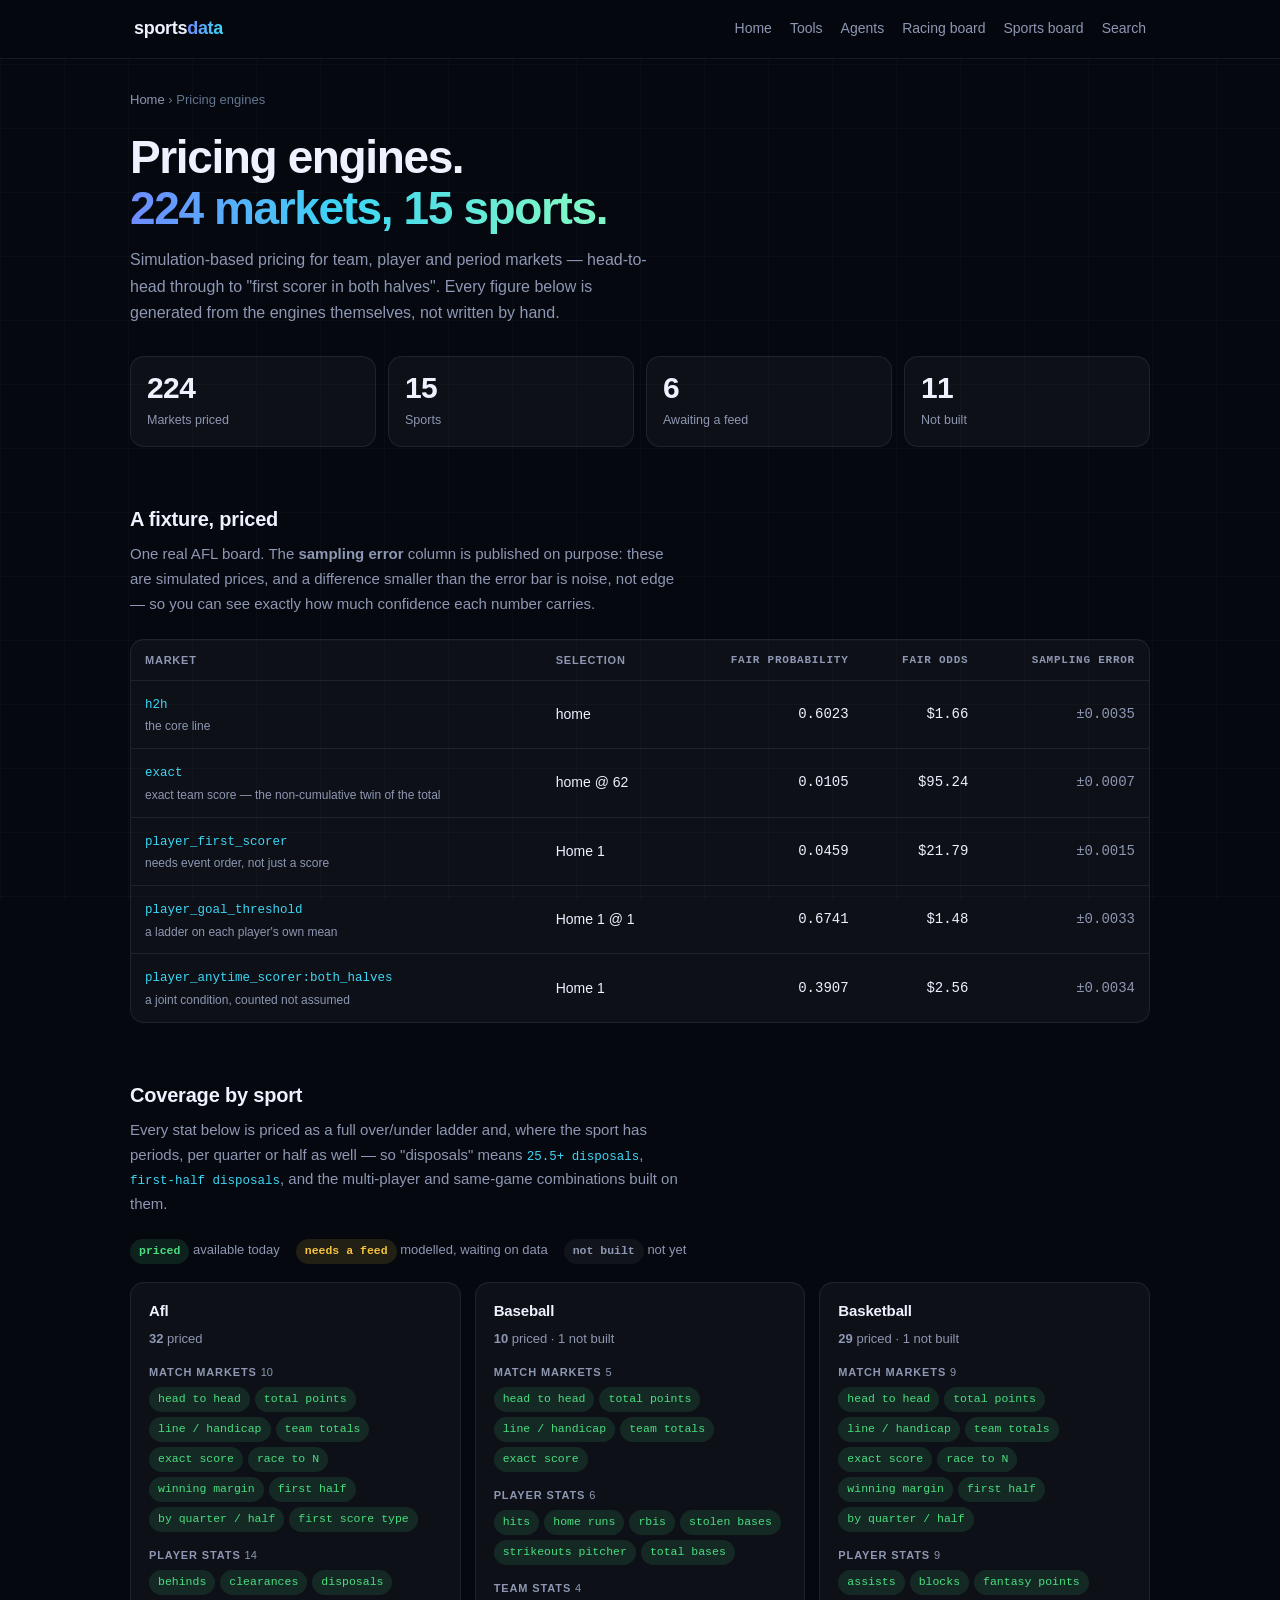
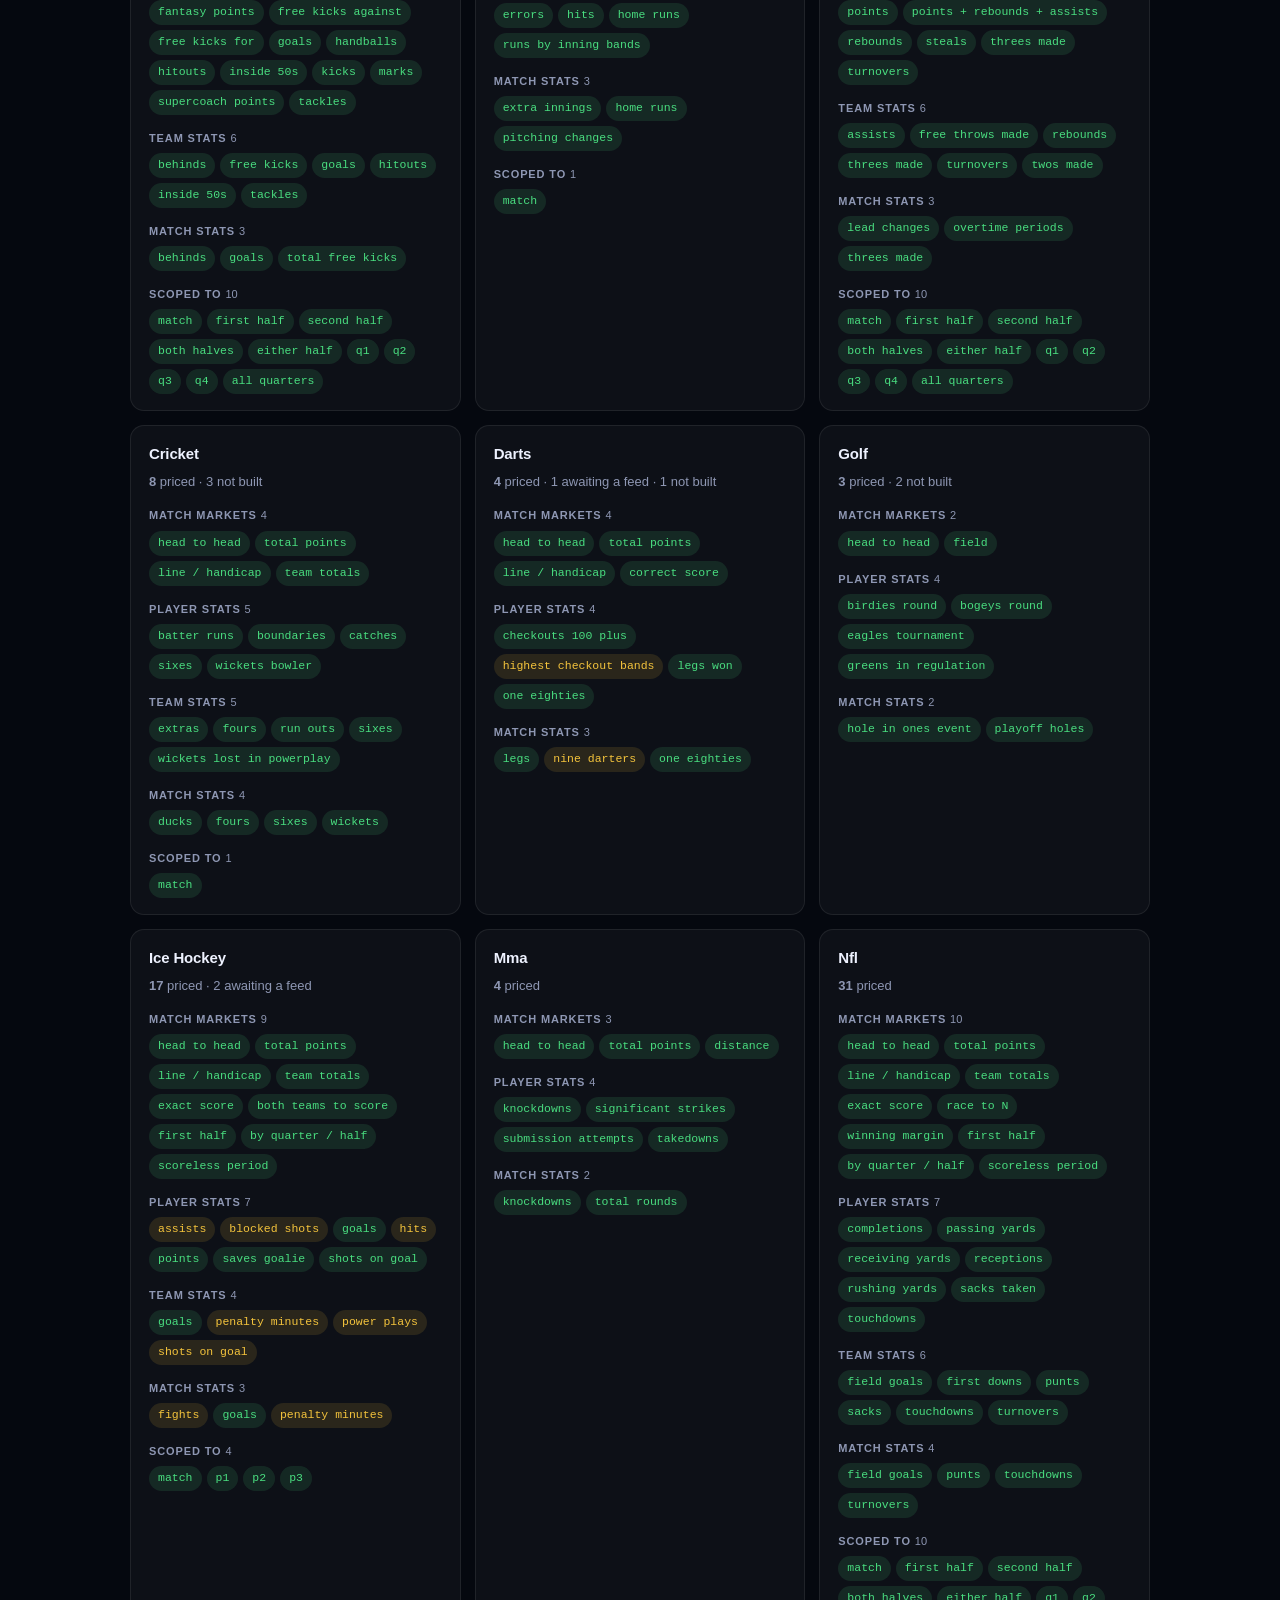
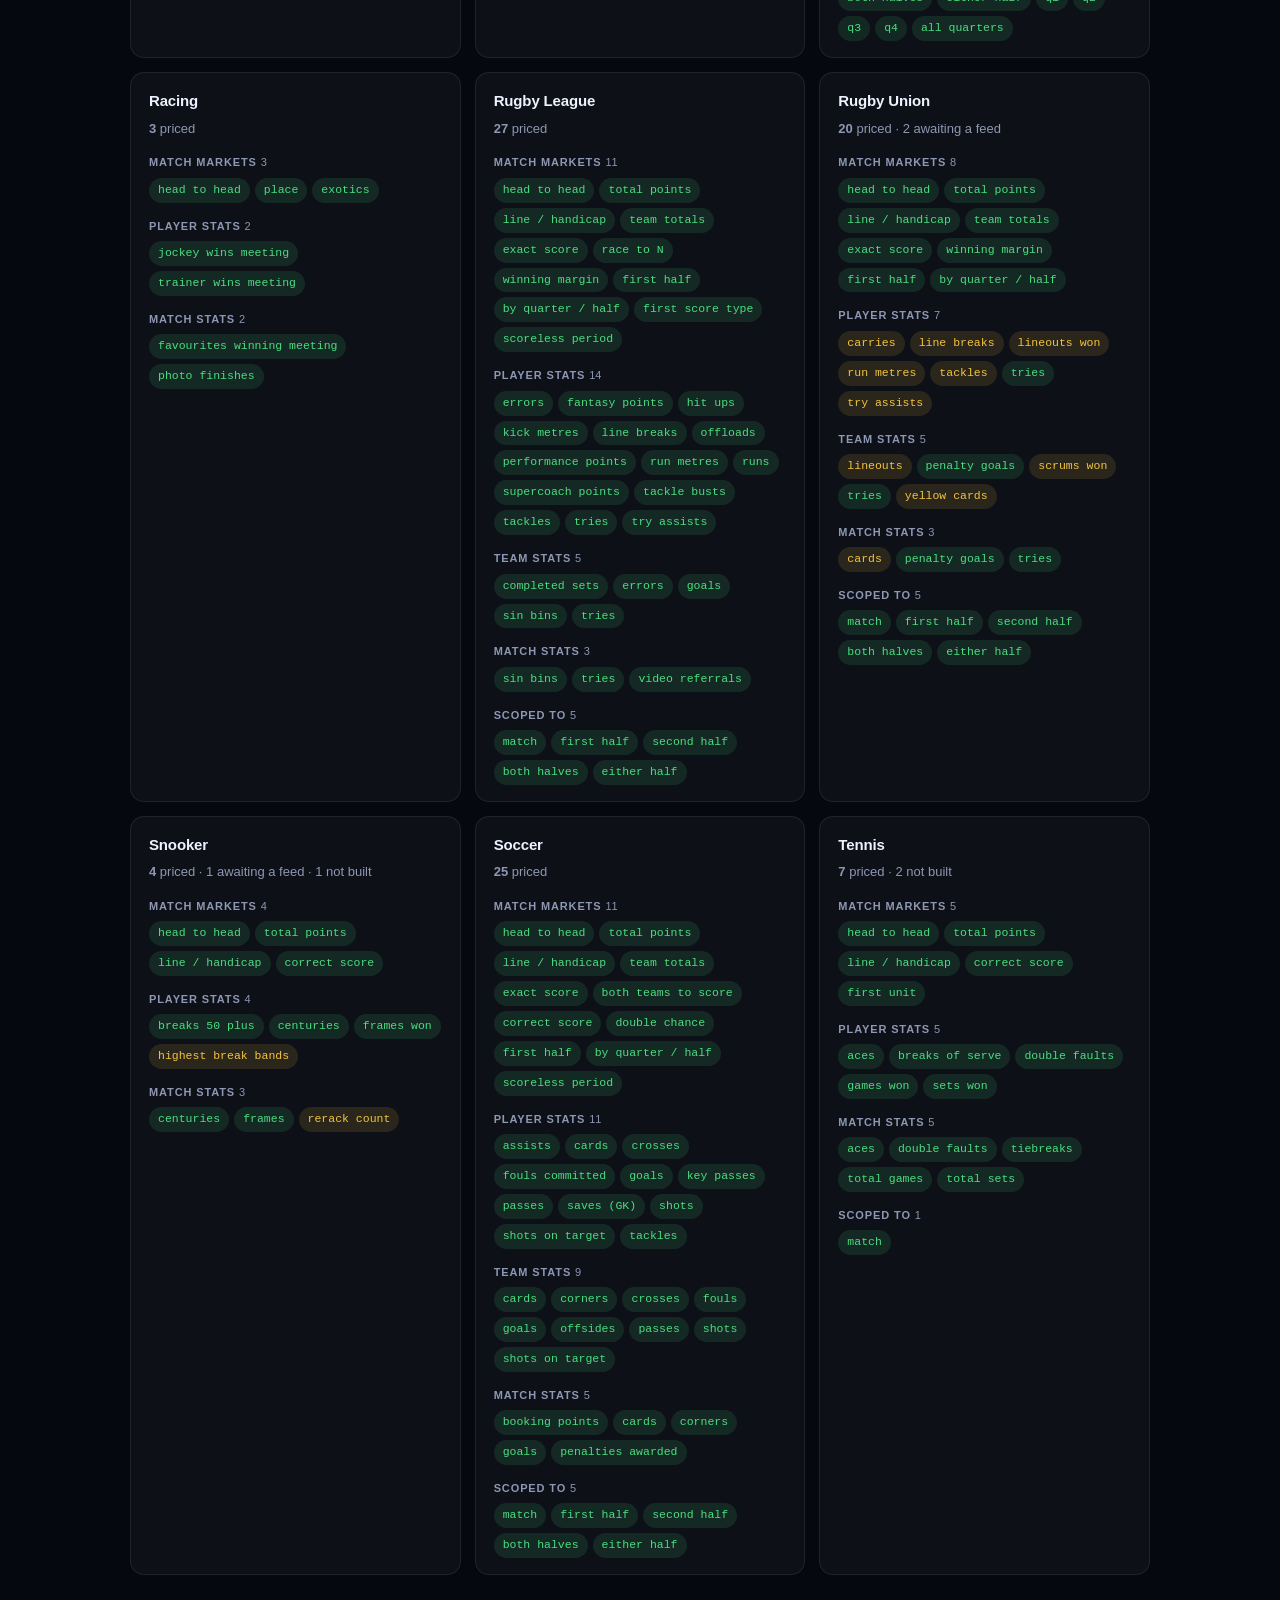
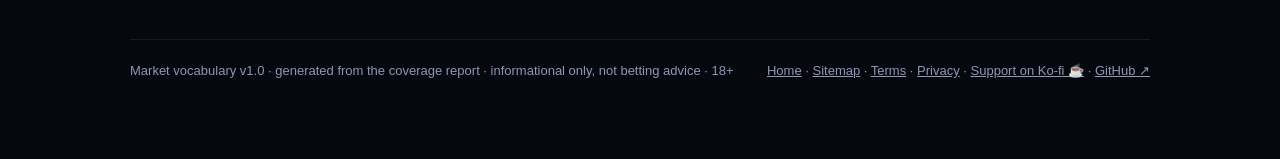
<file: engines.html>
<!doctype html>
<html lang="en">
<head>
<meta charset="utf-8">
<meta name="viewport" content="width=device-width, initial-scale=1">
<title>Pricing Engines — 224 Markets, 15 Sports | sportsdata</title>
<meta name="description" content="What the sportsdata pricing engines can price: 224 betting markets across 15 sports, with published sampling error. Measured, not claimed.">
<link rel="canonical" href="https://sportsdata-ai.com/engines.html">
<!-- Hidden for now: unlinked from every nav and dropped from the sitemap.
     Still reachable by direct URL. Flip back to "index, follow" to relist it. -->
<meta name="robots" content="noindex, follow">
<meta name="theme-color" content="#05080f">
<link rel="icon" href="/assets/icon.svg" type="image/svg+xml">
<link rel="apple-touch-icon" href="/assets/apple-touch-icon.png">
<link rel="manifest" href="/site.webmanifest">
<meta property="og:type" content="website">
<meta property="og:site_name" content="sportsdata">
<meta property="og:url" content="https://sportsdata-ai.com/engines.html">
<meta property="og:title" content="Pricing Engines — 224 markets across 15 sports">
<meta property="og:description" content="Simulation-based pricing for team, player and period markets, with published sampling error. Every figure generated from the engines themselves.">
<meta property="og:image" content="https://sportsdata-ai.com/assets/og-cover.jpg">
<meta property="og:image:width" content="1200">
<meta property="og:image:height" content="630">
<meta name="twitter:card" content="summary_large_image">
<meta name="twitter:title" content="Pricing Engines — 224 markets across 15 sports">
<meta name="twitter:description" content="Simulation-based pricing for team, player and period markets, with published sampling error.">
<meta name="twitter:image" content="https://sportsdata-ai.com/assets/og-cover.jpg">
<script type="application/ld+json">
{
  "@context": "https://schema.org",
  "@type": "BreadcrumbList",
  "itemListElement": [
    { "@type": "ListItem", "position": 1, "name": "Home", "item": "https://sportsdata-ai.com/" },
    { "@type": "ListItem", "position": 2, "name": "Pricing engines", "item": "https://sportsdata-ai.com/engines.html" }
  ]
}
</script>
<link rel="stylesheet" href="/assets/nav.css">
<style>
:root {
  --bg:#05080f; --ink:#eef2ff; --dim:#8e97b3;
  --card:rgba(255,255,255,.035); --card-border:rgba(255,255,255,.08);
  --acc1:#6e8bff; --acc2:#3dd6f5; --acc3:#7cf5c8; --ok:#4ade80;
  --mono:ui-monospace,"SF Mono",Menlo,Consolas,monospace;
}
* { box-sizing:border-box; }
body { margin:0; background:var(--bg); color:var(--ink);
  font:16px/1.65 -apple-system,BlinkMacSystemFont,"Segoe UI",Inter,Roboto,sans-serif; }
.grid-bg { position:fixed; inset:0; pointer-events:none; z-index:0;
  background-image:linear-gradient(rgba(255,255,255,.025) 1px,transparent 1px),
    linear-gradient(90deg,rgba(255,255,255,.025) 1px,transparent 1px);
  background-size:64px 64px; }
main { position:relative; z-index:1; max-width:1060px; margin:0 auto; padding:28px 20px 80px; }
nav { display:flex; align-items:center; justify-content:space-between; gap:16px; margin-bottom:48px; }
.wordmark { font-weight:700; letter-spacing:-.02em; font-size:19px; }
.wordmark span { background:linear-gradient(90deg,var(--acc1),var(--acc2));
  -webkit-background-clip:text; background-clip:text; color:transparent; }
nav a { color:var(--dim); text-decoration:none; font-size:14px; }
nav a:hover { color:var(--ink); }
h1 { font-size:clamp(30px,5vw,46px); line-height:1.1; letter-spacing:-.03em; margin:0 0 14px; }
h1 .grad { background:linear-gradient(90deg,var(--acc1) 0%,var(--acc2) 45%,var(--acc3) 90%);
  -webkit-background-clip:text; background-clip:text; color:transparent; }
.sub { color:var(--dim); max-width:60ch; margin:0 0 30px; }
h2 { font-size:20px; letter-spacing:-.01em; margin:56px 0 6px; }
h3 { font-size:15px; margin:0 0 4px; text-transform:capitalize; letter-spacing:-.01em; }
h4 { font-size:11px; letter-spacing:.08em; text-transform:uppercase; color:var(--dim);
  margin:14px 0 6px; font-weight:600; }
.lede { color:var(--dim); max-width:66ch; margin:0 0 22px; font-size:15px; }
.stats { display:flex; flex-wrap:wrap; gap:12px; margin:26px 0 8px; }
.stat { flex:1 1 150px; background:var(--card); border:1px solid var(--card-border);
  border-radius:14px; padding:14px 16px; }
.stat b { display:block; font-size:30px; line-height:1.15; letter-spacing:-.02em; }
.stat span { color:var(--dim); font-size:12.5px; }
.grid { display:grid; gap:14px; grid-template-columns:repeat(auto-fill,minmax(300px,1fr)); }
.sport { background:var(--card); border:1px solid var(--card-border);
  border-radius:14px; padding:16px 18px; }
.counts { margin:0; color:var(--dim); font-size:13px; }
.chips { display:flex; flex-wrap:wrap; gap:5px; }
.chip { font-size:11.5px; padding:3px 9px; border-radius:999px; white-space:nowrap;
  font-family:var(--mono); background:rgba(255,255,255,.05); color:var(--dim); }
.chip.implemented { background:rgba(74,222,128,.12); color:var(--ok); }
.chip.blocked { background:rgba(245,196,61,.12); color:#f5c43d; }
h4 .n { color:var(--dim); font-weight:400; letter-spacing:0; }
.tablewrap { overflow-x:auto; border:1px solid var(--card-border); border-radius:14px;
  background:var(--card); }
table { border-collapse:collapse; width:100%; font-size:14px; }
th,td { text-align:left; padding:11px 14px; border-bottom:1px solid var(--card-border); }
tbody tr:last-child td { border-bottom:0; }
th { font-size:11px; letter-spacing:.07em; text-transform:uppercase; color:var(--dim); font-weight:600; }
.num { text-align:right; font-variant-numeric:tabular-nums; font-family:var(--mono); }
.dimmed { color:var(--dim); }
code { font-family:var(--mono); font-size:12.5px; color:var(--acc2); }
.note { display:block; color:var(--dim); font-size:12px; margin-top:2px; }
.legend { display:flex; gap:16px; flex-wrap:wrap; color:var(--dim); font-size:13px; margin:0 0 18px; }
.legend b { font-weight:600; }
footer { margin-top:64px; padding-top:20px; border-top:1px solid var(--card-border);
  color:var(--dim); font-size:13px; display:flex; gap:16px; flex-wrap:wrap; justify-content:space-between; }
footer a { color:var(--dim); }
@media (max-width:560px) { .stat b { font-size:24px; } }
</style>
</head>
<body>
<div class="grid-bg"></div>
<div class="navbar">
<nav class="sitenav" aria-label="Primary">
  <a class="wordmark" href="/">sports<span>data</span></a>
  <div class="sitenav-links">
    <a href="/">Home</a>
    <a href="/#feeds">Tools</a>
    <a href="/agents.html">Agents</a>
    <a href="/board/">Racing board</a>
    <a href="/sports/">Sports board</a>
    <a href="/search.html">Search</a>
  </div>
</nav>
</div>
<main>

  <p class="crumbs" style="font-size:13px;color:#62748f;margin:-28px 0 22px">
    <a href="/" style="color:var(--dim);text-decoration:none">Home</a> ›
    <span aria-current="page">Pricing engines</span></p>

  <h1>Pricing engines.<br><span class="grad">224 markets, 15 sports.</span></h1>
  <p class="sub">Simulation-based pricing for team, player and period markets —
  head-to-head through to "first scorer in both halves". Every figure below is
  generated from the engines themselves, not written by hand.</p>

  <div class="stats"><div class="stat"><b>224</b><span>Markets priced</span></div><div class="stat"><b>15</b><span>Sports</span></div><div class="stat"><b>6</b><span>Awaiting a feed</span></div><div class="stat"><b>11</b><span>Not built</span></div></div>

  <h2>A fixture, priced</h2>
  <p class="lede">One real AFL board. The <b>sampling error</b> column is published
  on purpose: these are simulated prices, and a difference smaller than the error
  bar is noise, not edge — so you can see exactly how much confidence each number
  carries.</p>
  <div class="tablewrap"><table><thead><tr><th>Market</th><th>Selection</th><th class='num'>Fair probability</th><th class='num'>Fair odds</th><th class='num'>Sampling error</th></tr></thead><tbody><tr><td><code>h2h</code><span class="note">the core line</span></td><td>home</td><td class="num">0.6023</td><td class="num">$1.66</td><td class="num dimmed">±0.0035</td></tr><tr><td><code>exact</code><span class="note">exact team score — the non-cumulative twin of the total</span></td><td>home @ 62</td><td class="num">0.0105</td><td class="num">$95.24</td><td class="num dimmed">±0.0007</td></tr><tr><td><code>player_first_scorer</code><span class="note">needs event order, not just a score</span></td><td>Home 1</td><td class="num">0.0459</td><td class="num">$21.79</td><td class="num dimmed">±0.0015</td></tr><tr><td><code>player_goal_threshold</code><span class="note">a ladder on each player&#x27;s own mean</span></td><td>Home 1 @ 1</td><td class="num">0.6741</td><td class="num">$1.48</td><td class="num dimmed">±0.0033</td></tr><tr><td><code>player_anytime_scorer:both_halves</code><span class="note">a joint condition, counted not assumed</span></td><td>Home 1</td><td class="num">0.3907</td><td class="num">$2.56</td><td class="num dimmed">±0.0034</td></tr></tbody></table></div>

  <h2>Coverage by sport</h2>
  <p class="lede">Every stat below is priced as a full over/under ladder and, where
  the sport has periods, per quarter or half as well — so "disposals" means
  <code>25.5+ disposals</code>, <code>first-half disposals</code>, and the
  multi-player and same-game combinations built on them.</p>
  <p class="legend">
    <span><b class="chip implemented" style="display:inline-block">priced</b> available today</span>
    <span><b class="chip blocked" style="display:inline-block">needs a feed</b> modelled, waiting on data</span>
    <span><b class="chip" style="display:inline-block">not built</b> not yet</span>
  </p>
  <div class="grid"><article class="sport"><h3>afl</h3><p class="counts"><b>32</b> priced</p><h4>Match markets <span class="n">10</span></h4><div class="chips"><span class="chip implemented" title="priced">head to head</span><span class="chip implemented" title="priced">total points</span><span class="chip implemented" title="priced">line / handicap</span><span class="chip implemented" title="priced">team totals</span><span class="chip implemented" title="priced">exact score</span><span class="chip implemented" title="priced">race to N</span><span class="chip implemented" title="priced">winning margin</span><span class="chip implemented" title="priced">first half</span><span class="chip implemented" title="priced">by quarter / half</span><span class="chip implemented" title="priced">first score type</span></div><h4>Player stats <span class="n">14</span></h4><div class="chips"><span class="chip implemented" title="priced">behinds</span><span class="chip implemented" title="priced">clearances</span><span class="chip implemented" title="priced">disposals</span><span class="chip implemented" title="priced">fantasy points</span><span class="chip implemented" title="priced">free kicks against</span><span class="chip implemented" title="priced">free kicks for</span><span class="chip implemented" title="priced">goals</span><span class="chip implemented" title="priced">handballs</span><span class="chip implemented" title="priced">hitouts</span><span class="chip implemented" title="priced">inside 50s</span><span class="chip implemented" title="priced">kicks</span><span class="chip implemented" title="priced">marks</span><span class="chip implemented" title="priced">supercoach points</span><span class="chip implemented" title="priced">tackles</span></div><h4>Team stats <span class="n">6</span></h4><div class="chips"><span class="chip implemented" title="priced">behinds</span><span class="chip implemented" title="priced">free kicks</span><span class="chip implemented" title="priced">goals</span><span class="chip implemented" title="priced">hitouts</span><span class="chip implemented" title="priced">inside 50s</span><span class="chip implemented" title="priced">tackles</span></div><h4>Match stats <span class="n">3</span></h4><div class="chips"><span class="chip implemented" title="priced">behinds</span><span class="chip implemented" title="priced">goals</span><span class="chip implemented" title="priced">total free kicks</span></div><h4>Scoped to <span class="n">10</span></h4><div class="chips"><span class="chip implemented" title="priced">match</span><span class="chip implemented" title="priced">first half</span><span class="chip implemented" title="priced">second half</span><span class="chip implemented" title="priced">both halves</span><span class="chip implemented" title="priced">either half</span><span class="chip implemented" title="priced">q1</span><span class="chip implemented" title="priced">q2</span><span class="chip implemented" title="priced">q3</span><span class="chip implemented" title="priced">q4</span><span class="chip implemented" title="priced">all quarters</span></div></article><article class="sport"><h3>baseball</h3><p class="counts"><b>10</b> priced · 1 not built</p><h4>Match markets <span class="n">5</span></h4><div class="chips"><span class="chip implemented" title="priced">head to head</span><span class="chip implemented" title="priced">total points</span><span class="chip implemented" title="priced">line / handicap</span><span class="chip implemented" title="priced">team totals</span><span class="chip implemented" title="priced">exact score</span></div><h4>Player stats <span class="n">6</span></h4><div class="chips"><span class="chip implemented" title="priced">hits</span><span class="chip implemented" title="priced">home runs</span><span class="chip implemented" title="priced">rbis</span><span class="chip implemented" title="priced">stolen bases</span><span class="chip implemented" title="priced">strikeouts pitcher</span><span class="chip implemented" title="priced">total bases</span></div><h4>Team stats <span class="n">4</span></h4><div class="chips"><span class="chip implemented" title="priced">errors</span><span class="chip implemented" title="priced">hits</span><span class="chip implemented" title="priced">home runs</span><span class="chip implemented" title="priced">runs by inning bands</span></div><h4>Match stats <span class="n">3</span></h4><div class="chips"><span class="chip implemented" title="priced">extra innings</span><span class="chip implemented" title="priced">home runs</span><span class="chip implemented" title="priced">pitching changes</span></div><h4>Scoped to <span class="n">1</span></h4><div class="chips"><span class="chip implemented" title="priced">match</span></div></article><article class="sport"><h3>basketball</h3><p class="counts"><b>29</b> priced · 1 not built</p><h4>Match markets <span class="n">9</span></h4><div class="chips"><span class="chip implemented" title="priced">head to head</span><span class="chip implemented" title="priced">total points</span><span class="chip implemented" title="priced">line / handicap</span><span class="chip implemented" title="priced">team totals</span><span class="chip implemented" title="priced">exact score</span><span class="chip implemented" title="priced">race to N</span><span class="chip implemented" title="priced">winning margin</span><span class="chip implemented" title="priced">first half</span><span class="chip implemented" title="priced">by quarter / half</span></div><h4>Player stats <span class="n">9</span></h4><div class="chips"><span class="chip implemented" title="priced">assists</span><span class="chip implemented" title="priced">blocks</span><span class="chip implemented" title="priced">fantasy points</span><span class="chip implemented" title="priced">points</span><span class="chip implemented" title="priced">points + rebounds + assists</span><span class="chip implemented" title="priced">rebounds</span><span class="chip implemented" title="priced">steals</span><span class="chip implemented" title="priced">threes made</span><span class="chip implemented" title="priced">turnovers</span></div><h4>Team stats <span class="n">6</span></h4><div class="chips"><span class="chip implemented" title="priced">assists</span><span class="chip implemented" title="priced">free throws made</span><span class="chip implemented" title="priced">rebounds</span><span class="chip implemented" title="priced">threes made</span><span class="chip implemented" title="priced">turnovers</span><span class="chip implemented" title="priced">twos made</span></div><h4>Match stats <span class="n">3</span></h4><div class="chips"><span class="chip implemented" title="priced">lead changes</span><span class="chip implemented" title="priced">overtime periods</span><span class="chip implemented" title="priced">threes made</span></div><h4>Scoped to <span class="n">10</span></h4><div class="chips"><span class="chip implemented" title="priced">match</span><span class="chip implemented" title="priced">first half</span><span class="chip implemented" title="priced">second half</span><span class="chip implemented" title="priced">both halves</span><span class="chip implemented" title="priced">either half</span><span class="chip implemented" title="priced">q1</span><span class="chip implemented" title="priced">q2</span><span class="chip implemented" title="priced">q3</span><span class="chip implemented" title="priced">q4</span><span class="chip implemented" title="priced">all quarters</span></div></article><article class="sport"><h3>cricket</h3><p class="counts"><b>8</b> priced · 3 not built</p><h4>Match markets <span class="n">4</span></h4><div class="chips"><span class="chip implemented" title="priced">head to head</span><span class="chip implemented" title="priced">total points</span><span class="chip implemented" title="priced">line / handicap</span><span class="chip implemented" title="priced">team totals</span></div><h4>Player stats <span class="n">5</span></h4><div class="chips"><span class="chip implemented" title="priced">batter runs</span><span class="chip implemented" title="priced">boundaries</span><span class="chip implemented" title="priced">catches</span><span class="chip implemented" title="priced">sixes</span><span class="chip implemented" title="priced">wickets bowler</span></div><h4>Team stats <span class="n">5</span></h4><div class="chips"><span class="chip implemented" title="priced">extras</span><span class="chip implemented" title="priced">fours</span><span class="chip implemented" title="priced">run outs</span><span class="chip implemented" title="priced">sixes</span><span class="chip implemented" title="priced">wickets lost in powerplay</span></div><h4>Match stats <span class="n">4</span></h4><div class="chips"><span class="chip implemented" title="priced">ducks</span><span class="chip implemented" title="priced">fours</span><span class="chip implemented" title="priced">sixes</span><span class="chip implemented" title="priced">wickets</span></div><h4>Scoped to <span class="n">1</span></h4><div class="chips"><span class="chip implemented" title="priced">match</span></div></article><article class="sport"><h3>darts</h3><p class="counts"><b>4</b> priced · 1 awaiting a feed · 1 not built</p><h4>Match markets <span class="n">4</span></h4><div class="chips"><span class="chip implemented" title="priced">head to head</span><span class="chip implemented" title="priced">total points</span><span class="chip implemented" title="priced">line / handicap</span><span class="chip implemented" title="priced">correct score</span></div><h4>Player stats <span class="n">4</span></h4><div class="chips"><span class="chip implemented" title="priced">checkouts 100 plus</span><span class="chip blocked" title="needs a feed">highest checkout bands</span><span class="chip implemented" title="priced">legs won</span><span class="chip implemented" title="priced">one eighties</span></div><h4>Match stats <span class="n">3</span></h4><div class="chips"><span class="chip implemented" title="priced">legs</span><span class="chip blocked" title="needs a feed">nine darters</span><span class="chip implemented" title="priced">one eighties</span></div></article><article class="sport"><h3>golf</h3><p class="counts"><b>3</b> priced · 2 not built</p><h4>Match markets <span class="n">2</span></h4><div class="chips"><span class="chip implemented" title="priced">head to head</span><span class="chip implemented" title="priced">field</span></div><h4>Player stats <span class="n">4</span></h4><div class="chips"><span class="chip implemented" title="priced">birdies round</span><span class="chip implemented" title="priced">bogeys round</span><span class="chip implemented" title="priced">eagles tournament</span><span class="chip implemented" title="priced">greens in regulation</span></div><h4>Match stats <span class="n">2</span></h4><div class="chips"><span class="chip implemented" title="priced">hole in ones event</span><span class="chip implemented" title="priced">playoff holes</span></div></article><article class="sport"><h3>ice hockey</h3><p class="counts"><b>17</b> priced · 2 awaiting a feed</p><h4>Match markets <span class="n">9</span></h4><div class="chips"><span class="chip implemented" title="priced">head to head</span><span class="chip implemented" title="priced">total points</span><span class="chip implemented" title="priced">line / handicap</span><span class="chip implemented" title="priced">team totals</span><span class="chip implemented" title="priced">exact score</span><span class="chip implemented" title="priced">both teams to score</span><span class="chip implemented" title="priced">first half</span><span class="chip implemented" title="priced">by quarter / half</span><span class="chip implemented" title="priced">scoreless period</span></div><h4>Player stats <span class="n">7</span></h4><div class="chips"><span class="chip blocked" title="needs a feed">assists</span><span class="chip blocked" title="needs a feed">blocked shots</span><span class="chip implemented" title="priced">goals</span><span class="chip blocked" title="needs a feed">hits</span><span class="chip implemented" title="priced">points</span><span class="chip implemented" title="priced">saves goalie</span><span class="chip implemented" title="priced">shots on goal</span></div><h4>Team stats <span class="n">4</span></h4><div class="chips"><span class="chip implemented" title="priced">goals</span><span class="chip blocked" title="needs a feed">penalty minutes</span><span class="chip blocked" title="needs a feed">power plays</span><span class="chip blocked" title="needs a feed">shots on goal</span></div><h4>Match stats <span class="n">3</span></h4><div class="chips"><span class="chip blocked" title="needs a feed">fights</span><span class="chip implemented" title="priced">goals</span><span class="chip blocked" title="needs a feed">penalty minutes</span></div><h4>Scoped to <span class="n">4</span></h4><div class="chips"><span class="chip implemented" title="priced">match</span><span class="chip implemented" title="priced">p1</span><span class="chip implemented" title="priced">p2</span><span class="chip implemented" title="priced">p3</span></div></article><article class="sport"><h3>mma</h3><p class="counts"><b>4</b> priced</p><h4>Match markets <span class="n">3</span></h4><div class="chips"><span class="chip implemented" title="priced">head to head</span><span class="chip implemented" title="priced">total points</span><span class="chip implemented" title="priced">distance</span></div><h4>Player stats <span class="n">4</span></h4><div class="chips"><span class="chip implemented" title="priced">knockdowns</span><span class="chip implemented" title="priced">significant strikes</span><span class="chip implemented" title="priced">submission attempts</span><span class="chip implemented" title="priced">takedowns</span></div><h4>Match stats <span class="n">2</span></h4><div class="chips"><span class="chip implemented" title="priced">knockdowns</span><span class="chip implemented" title="priced">total rounds</span></div></article><article class="sport"><h3>nfl</h3><p class="counts"><b>31</b> priced</p><h4>Match markets <span class="n">10</span></h4><div class="chips"><span class="chip implemented" title="priced">head to head</span><span class="chip implemented" title="priced">total points</span><span class="chip implemented" title="priced">line / handicap</span><span class="chip implemented" title="priced">team totals</span><span class="chip implemented" title="priced">exact score</span><span class="chip implemented" title="priced">race to N</span><span class="chip implemented" title="priced">winning margin</span><span class="chip implemented" title="priced">first half</span><span class="chip implemented" title="priced">by quarter / half</span><span class="chip implemented" title="priced">scoreless period</span></div><h4>Player stats <span class="n">7</span></h4><div class="chips"><span class="chip implemented" title="priced">completions</span><span class="chip implemented" title="priced">passing yards</span><span class="chip implemented" title="priced">receiving yards</span><span class="chip implemented" title="priced">receptions</span><span class="chip implemented" title="priced">rushing yards</span><span class="chip implemented" title="priced">sacks taken</span><span class="chip implemented" title="priced">touchdowns</span></div><h4>Team stats <span class="n">6</span></h4><div class="chips"><span class="chip implemented" title="priced">field goals</span><span class="chip implemented" title="priced">first downs</span><span class="chip implemented" title="priced">punts</span><span class="chip implemented" title="priced">sacks</span><span class="chip implemented" title="priced">touchdowns</span><span class="chip implemented" title="priced">turnovers</span></div><h4>Match stats <span class="n">4</span></h4><div class="chips"><span class="chip implemented" title="priced">field goals</span><span class="chip implemented" title="priced">punts</span><span class="chip implemented" title="priced">touchdowns</span><span class="chip implemented" title="priced">turnovers</span></div><h4>Scoped to <span class="n">10</span></h4><div class="chips"><span class="chip implemented" title="priced">match</span><span class="chip implemented" title="priced">first half</span><span class="chip implemented" title="priced">second half</span><span class="chip implemented" title="priced">both halves</span><span class="chip implemented" title="priced">either half</span><span class="chip implemented" title="priced">q1</span><span class="chip implemented" title="priced">q2</span><span class="chip implemented" title="priced">q3</span><span class="chip implemented" title="priced">q4</span><span class="chip implemented" title="priced">all quarters</span></div></article><article class="sport"><h3>racing</h3><p class="counts"><b>3</b> priced</p><h4>Match markets <span class="n">3</span></h4><div class="chips"><span class="chip implemented" title="priced">head to head</span><span class="chip implemented" title="priced">place</span><span class="chip implemented" title="priced">exotics</span></div><h4>Player stats <span class="n">2</span></h4><div class="chips"><span class="chip implemented" title="priced">jockey wins meeting</span><span class="chip implemented" title="priced">trainer wins meeting</span></div><h4>Match stats <span class="n">2</span></h4><div class="chips"><span class="chip implemented" title="priced">favourites winning meeting</span><span class="chip implemented" title="priced">photo finishes</span></div></article><article class="sport"><h3>rugby league</h3><p class="counts"><b>27</b> priced</p><h4>Match markets <span class="n">11</span></h4><div class="chips"><span class="chip implemented" title="priced">head to head</span><span class="chip implemented" title="priced">total points</span><span class="chip implemented" title="priced">line / handicap</span><span class="chip implemented" title="priced">team totals</span><span class="chip implemented" title="priced">exact score</span><span class="chip implemented" title="priced">race to N</span><span class="chip implemented" title="priced">winning margin</span><span class="chip implemented" title="priced">first half</span><span class="chip implemented" title="priced">by quarter / half</span><span class="chip implemented" title="priced">first score type</span><span class="chip implemented" title="priced">scoreless period</span></div><h4>Player stats <span class="n">14</span></h4><div class="chips"><span class="chip implemented" title="priced">errors</span><span class="chip implemented" title="priced">fantasy points</span><span class="chip implemented" title="priced">hit ups</span><span class="chip implemented" title="priced">kick metres</span><span class="chip implemented" title="priced">line breaks</span><span class="chip implemented" title="priced">offloads</span><span class="chip implemented" title="priced">performance points</span><span class="chip implemented" title="priced">run metres</span><span class="chip implemented" title="priced">runs</span><span class="chip implemented" title="priced">supercoach points</span><span class="chip implemented" title="priced">tackle busts</span><span class="chip implemented" title="priced">tackles</span><span class="chip implemented" title="priced">tries</span><span class="chip implemented" title="priced">try assists</span></div><h4>Team stats <span class="n">5</span></h4><div class="chips"><span class="chip implemented" title="priced">completed sets</span><span class="chip implemented" title="priced">errors</span><span class="chip implemented" title="priced">goals</span><span class="chip implemented" title="priced">sin bins</span><span class="chip implemented" title="priced">tries</span></div><h4>Match stats <span class="n">3</span></h4><div class="chips"><span class="chip implemented" title="priced">sin bins</span><span class="chip implemented" title="priced">tries</span><span class="chip implemented" title="priced">video referrals</span></div><h4>Scoped to <span class="n">5</span></h4><div class="chips"><span class="chip implemented" title="priced">match</span><span class="chip implemented" title="priced">first half</span><span class="chip implemented" title="priced">second half</span><span class="chip implemented" title="priced">both halves</span><span class="chip implemented" title="priced">either half</span></div></article><article class="sport"><h3>rugby union</h3><p class="counts"><b>20</b> priced · 2 awaiting a feed</p><h4>Match markets <span class="n">8</span></h4><div class="chips"><span class="chip implemented" title="priced">head to head</span><span class="chip implemented" title="priced">total points</span><span class="chip implemented" title="priced">line / handicap</span><span class="chip implemented" title="priced">team totals</span><span class="chip implemented" title="priced">exact score</span><span class="chip implemented" title="priced">winning margin</span><span class="chip implemented" title="priced">first half</span><span class="chip implemented" title="priced">by quarter / half</span></div><h4>Player stats <span class="n">7</span></h4><div class="chips"><span class="chip blocked" title="needs a feed">carries</span><span class="chip blocked" title="needs a feed">line breaks</span><span class="chip blocked" title="needs a feed">lineouts won</span><span class="chip blocked" title="needs a feed">run metres</span><span class="chip blocked" title="needs a feed">tackles</span><span class="chip implemented" title="priced">tries</span><span class="chip blocked" title="needs a feed">try assists</span></div><h4>Team stats <span class="n">5</span></h4><div class="chips"><span class="chip blocked" title="needs a feed">lineouts</span><span class="chip implemented" title="priced">penalty goals</span><span class="chip blocked" title="needs a feed">scrums won</span><span class="chip implemented" title="priced">tries</span><span class="chip blocked" title="needs a feed">yellow cards</span></div><h4>Match stats <span class="n">3</span></h4><div class="chips"><span class="chip blocked" title="needs a feed">cards</span><span class="chip implemented" title="priced">penalty goals</span><span class="chip implemented" title="priced">tries</span></div><h4>Scoped to <span class="n">5</span></h4><div class="chips"><span class="chip implemented" title="priced">match</span><span class="chip implemented" title="priced">first half</span><span class="chip implemented" title="priced">second half</span><span class="chip implemented" title="priced">both halves</span><span class="chip implemented" title="priced">either half</span></div></article><article class="sport"><h3>snooker</h3><p class="counts"><b>4</b> priced · 1 awaiting a feed · 1 not built</p><h4>Match markets <span class="n">4</span></h4><div class="chips"><span class="chip implemented" title="priced">head to head</span><span class="chip implemented" title="priced">total points</span><span class="chip implemented" title="priced">line / handicap</span><span class="chip implemented" title="priced">correct score</span></div><h4>Player stats <span class="n">4</span></h4><div class="chips"><span class="chip implemented" title="priced">breaks 50 plus</span><span class="chip implemented" title="priced">centuries</span><span class="chip implemented" title="priced">frames won</span><span class="chip blocked" title="needs a feed">highest break bands</span></div><h4>Match stats <span class="n">3</span></h4><div class="chips"><span class="chip implemented" title="priced">centuries</span><span class="chip implemented" title="priced">frames</span><span class="chip blocked" title="needs a feed">rerack count</span></div></article><article class="sport"><h3>soccer</h3><p class="counts"><b>25</b> priced</p><h4>Match markets <span class="n">11</span></h4><div class="chips"><span class="chip implemented" title="priced">head to head</span><span class="chip implemented" title="priced">total points</span><span class="chip implemented" title="priced">line / handicap</span><span class="chip implemented" title="priced">team totals</span><span class="chip implemented" title="priced">exact score</span><span class="chip implemented" title="priced">both teams to score</span><span class="chip implemented" title="priced">correct score</span><span class="chip implemented" title="priced">double chance</span><span class="chip implemented" title="priced">first half</span><span class="chip implemented" title="priced">by quarter / half</span><span class="chip implemented" title="priced">scoreless period</span></div><h4>Player stats <span class="n">11</span></h4><div class="chips"><span class="chip implemented" title="priced">assists</span><span class="chip implemented" title="priced">cards</span><span class="chip implemented" title="priced">crosses</span><span class="chip implemented" title="priced">fouls committed</span><span class="chip implemented" title="priced">goals</span><span class="chip implemented" title="priced">key passes</span><span class="chip implemented" title="priced">passes</span><span class="chip implemented" title="priced">saves (GK)</span><span class="chip implemented" title="priced">shots</span><span class="chip implemented" title="priced">shots on target</span><span class="chip implemented" title="priced">tackles</span></div><h4>Team stats <span class="n">9</span></h4><div class="chips"><span class="chip implemented" title="priced">cards</span><span class="chip implemented" title="priced">corners</span><span class="chip implemented" title="priced">crosses</span><span class="chip implemented" title="priced">fouls</span><span class="chip implemented" title="priced">goals</span><span class="chip implemented" title="priced">offsides</span><span class="chip implemented" title="priced">passes</span><span class="chip implemented" title="priced">shots</span><span class="chip implemented" title="priced">shots on target</span></div><h4>Match stats <span class="n">5</span></h4><div class="chips"><span class="chip implemented" title="priced">booking points</span><span class="chip implemented" title="priced">cards</span><span class="chip implemented" title="priced">corners</span><span class="chip implemented" title="priced">goals</span><span class="chip implemented" title="priced">penalties awarded</span></div><h4>Scoped to <span class="n">5</span></h4><div class="chips"><span class="chip implemented" title="priced">match</span><span class="chip implemented" title="priced">first half</span><span class="chip implemented" title="priced">second half</span><span class="chip implemented" title="priced">both halves</span><span class="chip implemented" title="priced">either half</span></div></article><article class="sport"><h3>tennis</h3><p class="counts"><b>7</b> priced · 2 not built</p><h4>Match markets <span class="n">5</span></h4><div class="chips"><span class="chip implemented" title="priced">head to head</span><span class="chip implemented" title="priced">total points</span><span class="chip implemented" title="priced">line / handicap</span><span class="chip implemented" title="priced">correct score</span><span class="chip implemented" title="priced">first unit</span></div><h4>Player stats <span class="n">5</span></h4><div class="chips"><span class="chip implemented" title="priced">aces</span><span class="chip implemented" title="priced">breaks of serve</span><span class="chip implemented" title="priced">double faults</span><span class="chip implemented" title="priced">games won</span><span class="chip implemented" title="priced">sets won</span></div><h4>Match stats <span class="n">5</span></h4><div class="chips"><span class="chip implemented" title="priced">aces</span><span class="chip implemented" title="priced">double faults</span><span class="chip implemented" title="priced">tiebreaks</span><span class="chip implemented" title="priced">total games</span><span class="chip implemented" title="priced">total sets</span></div><h4>Scoped to <span class="n">1</span></h4><div class="chips"><span class="chip implemented" title="priced">match</span></div></article></div>

  <footer>
    <span>Market vocabulary v1.0 ·
    generated from the coverage report · informational only, not betting advice · 18+</span>
    <span><a href="/">Home</a> · <a href="/sitemap.html">Sitemap</a> ·
    <a href="/terms.html">Terms</a> · <a href="/privacy.html">Privacy</a> ·
    <a href="https://ko-fi.com/danieltomaro" target="_blank" rel="noopener">Support on Ko-fi ☕</a> ·
    <a href="https://github.com/DanielTomaro13/sportsdata-mcp">GitHub ↗</a></span>
  </footer>
</main>
<!-- Cloudflare Web Analytics. The token is a PUBLIC site identifier, not a
     secret — it ships in the HTML of every page by design. Privacy-preserving: no
     cookies, no fingerprinting, no cross-site tracking, which is why privacy.html
     does not need a cookie banner. -->
<script type="module" src="https://static.cloudflareinsights.com/beacon.min.js" data-cf-beacon='{"token": "5740db870bb34d4b844d2a9d8cce3455"}'></script>
</body>
</html>
</file>
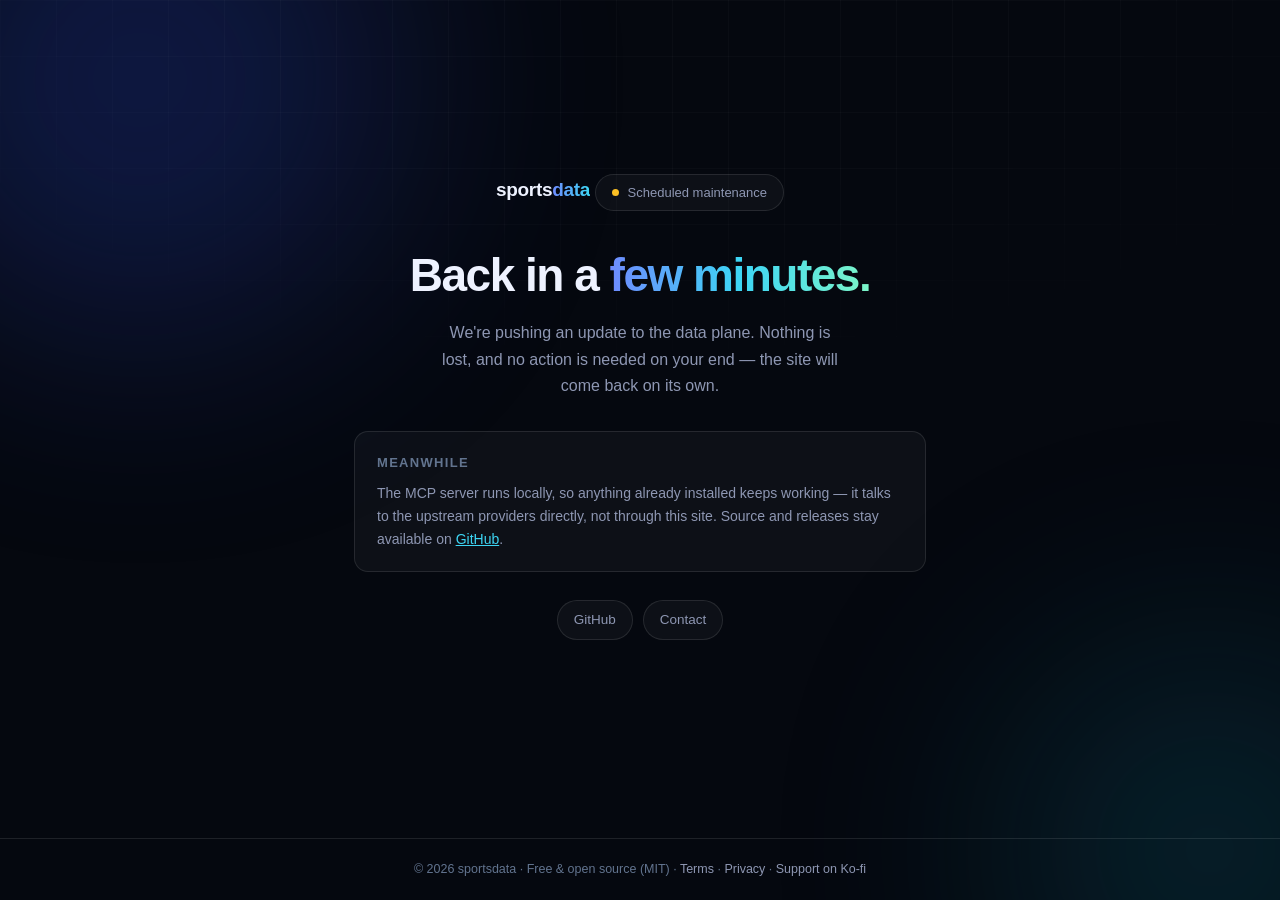
<file: maintenance.html>
<!doctype html>
<html lang="en">
<head>
<meta charset="utf-8">
<meta name="viewport" content="width=device-width, initial-scale=1">
<title>Back shortly — sportsdata</title>
<meta name="description" content="sportsdata is down for scheduled maintenance and will be back shortly.">
<meta name="robots" content="noindex, nofollow">
<meta name="theme-color" content="#05080f">
<link rel="icon" href="/assets/icon.svg" type="image/svg+xml">
<link rel="apple-touch-icon" href="/assets/apple-touch-icon.png">
<style>
  :root{--bg:#05080f;--ink:#eef2ff;--dim:#8e97b3;--faint:#62748f;--acc1:#6e8bff;--acc2:#3dd6f5;
    --acc3:#7cf5c8;--warn:#fbbf24;--card:rgba(255,255,255,.035);--border:rgba(255,255,255,.1);
    --mono:ui-monospace,"SF Mono",Menlo,Consolas,monospace}
  *{box-sizing:border-box;margin:0;padding:0}
  body{background:var(--bg);color:var(--ink);min-height:100vh;
    font:16px/1.65 -apple-system,BlinkMacSystemFont,"Segoe UI",Inter,Roboto,sans-serif;
    -webkit-font-smoothing:antialiased;display:flex;flex-direction:column}
  .grid-bg{position:fixed;inset:0;z-index:-1;pointer-events:none;
    background-image:linear-gradient(rgba(255,255,255,.025) 1px,transparent 1px),
      linear-gradient(90deg,rgba(255,255,255,.025) 1px,transparent 1px);
    background-size:56px 56px;
    mask-image:radial-gradient(ellipse 90% 60% at 50% 0%,black 35%,transparent 75%);
    -webkit-mask-image:radial-gradient(ellipse 90% 60% at 50% 0%,black 35%,transparent 75%)}
  .orb{position:fixed;border-radius:50%;filter:blur(120px);opacity:.3;z-index:-2}
  .orb.a{width:520px;height:520px;background:#2741b8;top:-180px;left:-120px}
  .orb.b{width:420px;height:420px;background:#0c5a6e;bottom:-160px;right:-140px}
  .wrap{flex:1;max-width:620px;margin:0 auto;padding:40px 24px 64px;display:flex;
    flex-direction:column;justify-content:center;text-align:center}
  .wordmark{font-weight:800;font-size:19px;letter-spacing:-.3px;text-decoration:none;color:var(--ink);
    display:inline-block;margin-bottom:44px}
  .wordmark span{background:linear-gradient(90deg,var(--acc1),var(--acc2));
    -webkit-background-clip:text;background-clip:text;color:transparent}
  .eyebrow{display:inline-flex;align-items:center;gap:9px;font-size:13px;color:var(--dim);
    border:1px solid var(--border);background:var(--card);border-radius:999px;
    padding:7px 16px;margin-bottom:26px}
  .dot{width:7px;height:7px;border-radius:50%;background:var(--warn);animation:pulse 2.2s ease infinite}
  @keyframes pulse{50%{opacity:.35;transform:scale(.85)}}
  @media (prefers-reduced-motion:reduce){.dot{animation:none}}
  h1{font-size:clamp(30px,6.4vw,46px);line-height:1.1;letter-spacing:-1.5px;font-weight:800}
  h1 .grad{background:linear-gradient(90deg,var(--acc1),var(--acc2) 50%,var(--acc3));
    -webkit-background-clip:text;background-clip:text;color:transparent}
  .sub{color:var(--dim);margin:20px auto 0;max-width:46ch}
  .box{border:1px solid var(--border);background:var(--card);border-radius:14px;
    padding:20px 22px;margin-top:32px;text-align:left}
  .box h2{font-size:13px;text-transform:uppercase;letter-spacing:1.3px;color:var(--faint);
    font-weight:600;margin-bottom:8px}
  .box p{font-size:14px;color:var(--dim)}
  .box p a{color:var(--acc2)}
  .links{display:flex;flex-wrap:wrap;gap:10px;justify-content:center;margin-top:28px}
  .links a{font-size:13.5px;color:var(--dim);text-decoration:none;border:1px solid var(--border);
    background:var(--card);border-radius:999px;padding:8px 16px}
  .links a:hover{color:var(--ink);border-color:rgba(255,255,255,.25)}
  footer{border-top:1px solid var(--border);padding:20px 24px;text-align:center;
    color:var(--faint);font-size:12.5px}
  footer a{color:var(--dim);text-decoration:none}
  :focus-visible{outline:2px solid var(--acc2);outline-offset:3px;border-radius:4px}
</style>
</head>
<body>
<div class="orb a"></div><div class="orb b"></div><div class="grid-bg"></div>

<div class="wrap">
  <div>
    <a class="wordmark" href="/">sports<span>data</span></a>
    <div class="eyebrow"><span class="dot"></span> Scheduled maintenance</div>
    <h1>Back in a <span class="grad">few minutes.</span></h1>
    <p class="sub">We're pushing an update to the data plane. Nothing is lost, and no action is
    needed on your end — the site will come back on its own.</p>

    <div class="box">
      <h2>Meanwhile</h2>
      <p>The MCP server runs locally, so anything already installed keeps working — it talks to
      the upstream providers directly, not through this site. Source and releases stay available
      on <a href="https://github.com/DanielTomaro13/sportsdata-mcp">GitHub</a>.</p>
    </div>

    <div class="links">
      <a href="https://github.com/DanielTomaro13/sportsdata-mcp">GitHub</a>
      <a href="mailto:danieltomaro@icloud.com">Contact</a>
    </div>
  </div>
</div>

<footer>
  © 2026 sportsdata · Free &amp; open source (MIT) ·
  <a href="/terms.html">Terms</a> · <a href="/privacy.html">Privacy</a> · <a href="https://ko-fi.com/danieltomaro" target="_blank" rel="noopener">Support on Ko-fi</a>
</footer>
<!-- Cloudflare Web Analytics. The token is a PUBLIC site identifier, not a
     secret — it ships in the HTML of every page by design. Privacy-preserving: no
     cookies, no fingerprinting, no cross-site tracking, which is why privacy.html
     does not need a cookie banner. -->
<script type="module" src="https://static.cloudflareinsights.com/beacon.min.js" data-cf-beacon='{"token": "5740db870bb34d4b844d2a9d8cce3455"}'></script>
</body>
</html>
</file>
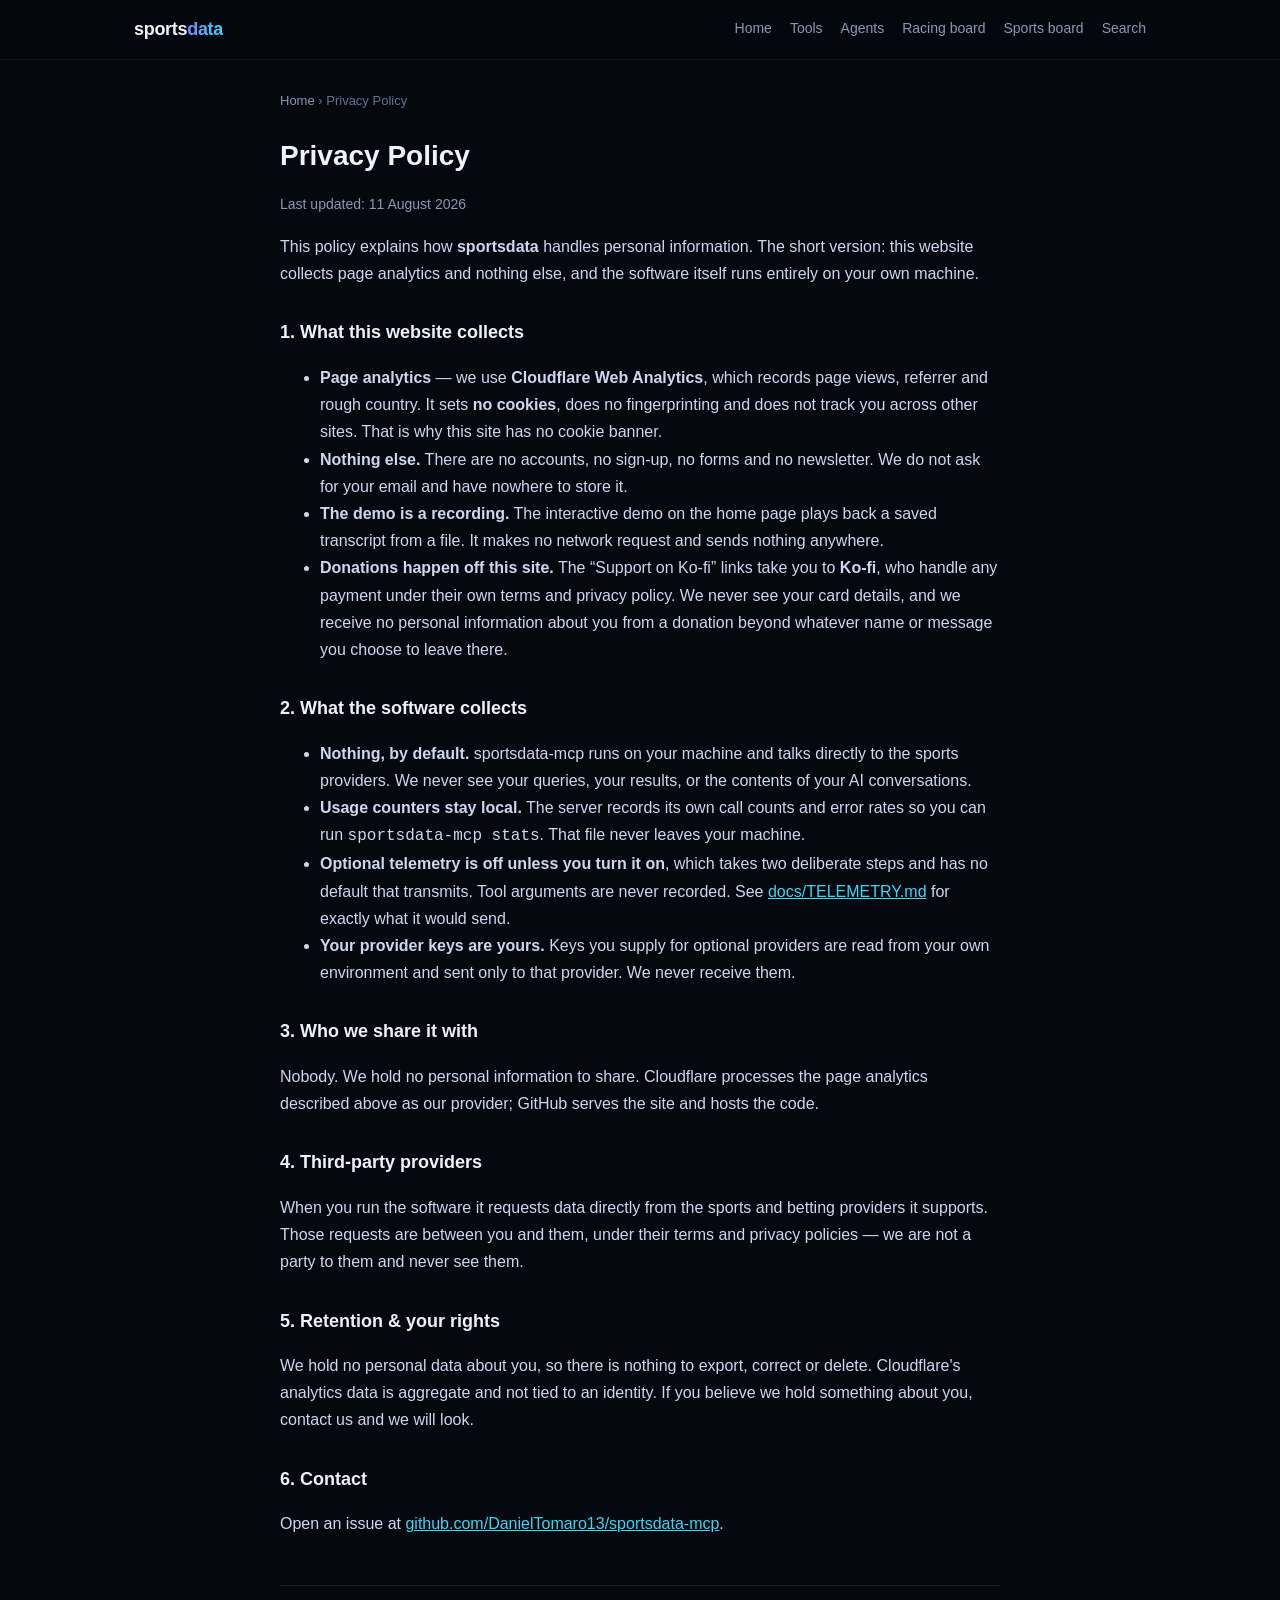
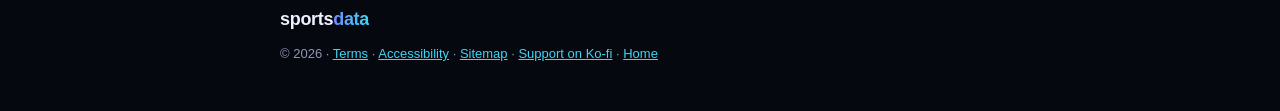
<file: privacy.html>
<!doctype html>
<html lang="en">
<head>
<meta charset="utf-8">
<meta name="viewport" content="width=device-width, initial-scale=1">
<title>Privacy Policy — sportsdata</title>
<meta name="description" content="What sportsdata collects (almost nothing), the cookie-free analytics we use, what the software sends where, and your rights.">
<link rel="canonical" href="https://sportsdata-ai.com/privacy.html">
<meta name="robots" content="index, follow">
<meta name="theme-color" content="#05080f">
<link rel="icon" href="/assets/icon.svg" type="image/svg+xml">
<link rel="apple-touch-icon" href="/assets/apple-touch-icon.png">
<link rel="manifest" href="/site.webmanifest">
<meta property="og:type" content="article">
<meta property="og:site_name" content="sportsdata">
<meta property="og:url" content="https://sportsdata-ai.com/privacy.html">
<meta property="og:title" content="Privacy Policy — sportsdata">
<meta property="og:description" content="What sportsdata collects, the cookie-free analytics we use, and your rights.">
<meta property="og:image" content="https://sportsdata-ai.com/assets/og-cover.jpg">
<meta name="twitter:card" content="summary_large_image">
<meta name="twitter:image" content="https://sportsdata-ai.com/assets/og-cover.jpg">
<script type="application/ld+json">
{
  "@context": "https://schema.org",
  "@type": "BreadcrumbList",
  "itemListElement": [
    { "@type": "ListItem", "position": 1, "name": "Home", "item": "https://sportsdata-ai.com/" },
    { "@type": "ListItem", "position": 2, "name": "Privacy Policy", "item": "https://sportsdata-ai.com/privacy.html" }
  ]
}
</script>
<link rel="stylesheet" href="/assets/nav.css">
<style>
  .crumbs{font-size:13px;color:#62748f;margin-bottom:20px}
  .crumbs a{color:#8e97b3;text-decoration:none}
  .crumbs a:hover{color:#eef2ff}
  :focus-visible{outline:2px solid #3dd6f5;outline-offset:3px;border-radius:4px}
  :root{--bg:#05080f;--ink:#eef2ff;--dim:#8e97b3;--acc1:#6e8bff;--acc2:#3dd6f5;--border:rgba(255,255,255,.1)}
  *{box-sizing:border-box}
  body{background:var(--bg);color:var(--ink);font:16px/1.7 -apple-system,BlinkMacSystemFont,"Segoe UI",Inter,Roboto,sans-serif;margin:0;-webkit-font-smoothing:antialiased}
  .wrap{max-width:760px;margin:0 auto;padding:0 20px 48px}
  .wordmark{font-weight:800;font-size:18px;letter-spacing:-.3px}
  .wordmark span{background:linear-gradient(90deg,var(--acc1),var(--acc2));-webkit-background-clip:text;background-clip:text;color:transparent}
  a{color:var(--acc2)} h1{font-size:28px;margin:18px 0 4px} h2{font-size:18px;margin:30px 0 8px}
  p,li{color:#cfd7ee} .dim{color:var(--dim);font-size:14px}
  .banner{border:1px solid rgba(251,191,36,.35);background:rgba(251,191,36,.07);color:#fbbf24;border-radius:10px;padding:12px 16px;font-size:13.5px;margin:18px 0 26px}
  .back{display:inline-block;margin-bottom:24px;font-size:14px}
  footer{margin-top:48px;border-top:1px solid var(--border);padding-top:18px;color:var(--dim);font-size:13px}
</style>
</head>
<body>
<div class="navbar">
  <nav class="sitenav" aria-label="Primary">
  <a class="wordmark" href="/">sports<span>data</span></a>
  <div class="sitenav-links">
    <a href="/">Home</a>
    <a href="/#feeds">Tools</a>
    <a href="/agents.html">Agents</a>
    <a href="/board/">Racing board</a>
    <a href="/sports/">Sports board</a>
    <a href="/search.html">Search</a>
  </div>
</nav>
</div>
<div class="wrap">

  <div class="crumbs"><a href="/">Home</a> › <span aria-current="page">Privacy Policy</span></div>
  <h1>Privacy Policy</h1>
  <p class="dim">Last updated: 11 August 2026</p>

  <p>This policy explains how <b>sportsdata</b> handles personal information. The short
  version: this website collects page analytics and nothing else, and the software
  itself runs entirely on your own machine.</p>

  <h2>1. What this website collects</h2>
  <ul>
    <li><b>Page analytics</b> — we use <b>Cloudflare Web Analytics</b>, which records
      page views, referrer and rough country. It sets <b>no cookies</b>, does no
      fingerprinting and does not track you across other sites. That is why this site
      has no cookie banner.</li>
    <li><b>Nothing else.</b> There are no accounts, no sign-up, no forms and no
      newsletter. We do not ask for your email and have nowhere to store it.</li>
    <li><b>The demo is a recording.</b> The interactive demo on the home page plays back
      a saved transcript from a file. It makes no network request and sends nothing
      anywhere.</li>
    <li><b>Donations happen off this site.</b> The “Support on Ko-fi” links take you to
      <b>Ko-fi</b>, who handle any payment under their own terms and privacy policy. We never
      see your card details, and we receive no personal information about you from a donation
      beyond whatever name or message you choose to leave there.</li>
  </ul>

  <h2>2. What the software collects</h2>
  <ul>
    <li><b>Nothing, by default.</b> sportsdata-mcp runs on your machine and talks
      directly to the sports providers. We never see your queries, your results, or the
      contents of your AI conversations.</li>
    <li><b>Usage counters stay local.</b> The server records its own call counts and
      error rates so you can run <code>sportsdata-mcp stats</code>. That file never
      leaves your machine.</li>
    <li><b>Optional telemetry is off unless you turn it on</b>, which takes two
      deliberate steps and has no default that transmits. Tool arguments are never
      recorded. See
      <a href="https://github.com/DanielTomaro13/sportsdata-mcp/blob/main/docs/TELEMETRY.md">docs/TELEMETRY.md</a>
      for exactly what it would send.</li>
    <li><b>Your provider keys are yours.</b> Keys you supply for optional providers are
      read from your own environment and sent only to that provider. We never receive
      them.</li>
  </ul>

  <h2>3. Who we share it with</h2>
  <p>Nobody. We hold no personal information to share. Cloudflare processes the page
  analytics described above as our provider; GitHub serves the site and hosts the code.</p>

  <h2>4. Third-party providers</h2>
  <p>When you run the software it requests data directly from the sports and betting
  providers it supports. Those requests are between you and them, under their terms and
  privacy policies — we are not a party to them and never see them.</p>

  <h2>5. Retention &amp; your rights</h2>
  <p>We hold no personal data about you, so there is nothing to export, correct or
  delete. Cloudflare's analytics data is aggregate and not tied to an identity. If you
  believe we hold something about you, contact us and we will look.</p>

  <h2>6. Contact</h2>
  <p>Open an issue at
  <a href="https://github.com/DanielTomaro13/sportsdata-mcp/issues">github.com/DanielTomaro13/sportsdata-mcp</a>.</p>

  <footer>
    <a class="wordmark" href="/" style="text-decoration:none;color:#eef2ff">sports<span>data</span></a>
    <div style="margin-top:8px">© 2026 · <a href="terms.html">Terms</a> · <a href="accessibility.html">Accessibility</a> · <a href="sitemap.html">Sitemap</a> · <a href="https://ko-fi.com/danieltomaro" target="_blank" rel="noopener">Support on Ko-fi</a> · <a href="./">Home</a></div>
  </footer>
</div>
<!-- Cloudflare Web Analytics. The token is a PUBLIC site identifier, not a
     secret — it ships in the HTML of every page by design. Privacy-preserving: no
     cookies, no fingerprinting, no cross-site tracking, which is why privacy.html
     does not need a cookie banner. -->
<script type="module" src="https://static.cloudflareinsights.com/beacon.min.js" data-cf-beacon='{"token": "5740db870bb34d4b844d2a9d8cce3455"}'></script>
</body>
</html>
</file>
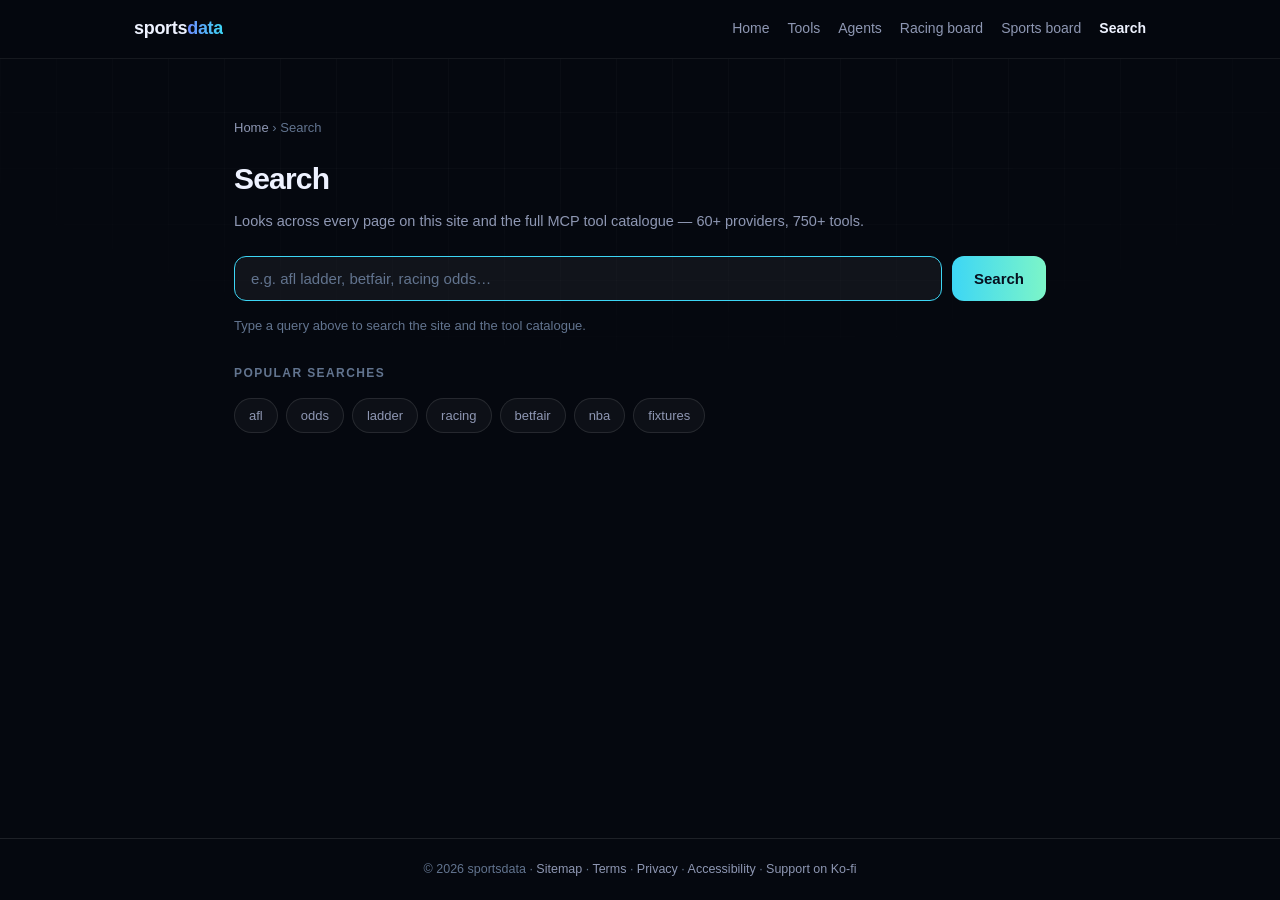
<file: search.html>
<!doctype html>
<html lang="en">
<head>
<meta charset="utf-8">
<meta name="viewport" content="width=device-width, initial-scale=1">
<title>Search — sportsdata</title>
<meta name="description" content="Search the sportsdata site and the full catalogue of MCP tools across 60+ sports data and betting odds providers.">
<meta name="robots" content="noindex, follow">
<meta name="theme-color" content="#05080f">
<link rel="canonical" href="https://sportsdata-ai.com/search.html">
<link rel="icon" href="/assets/icon.svg" type="image/svg+xml">
<link rel="apple-touch-icon" href="/assets/apple-touch-icon.png">
<link rel="manifest" href="/site.webmanifest">
<link rel="stylesheet" href="/assets/nav.css">
<style>
  :root{--bg:#05080f;--ink:#eef2ff;--dim:#8e97b3;--faint:#62748f;--acc1:#6e8bff;--acc2:#3dd6f5;
    --acc3:#7cf5c8;--warn:#fbbf24;--card:rgba(255,255,255,.035);--border:rgba(255,255,255,.1);
    --mono:ui-monospace,"SF Mono",Menlo,Consolas,monospace}
  *{box-sizing:border-box;margin:0;padding:0}
  body{background:var(--bg);color:var(--ink);min-height:100vh;
    font:16px/1.65 -apple-system,BlinkMacSystemFont,"Segoe UI",Inter,Roboto,sans-serif;
    -webkit-font-smoothing:antialiased;display:flex;flex-direction:column}
  .grid-bg{position:fixed;inset:0;z-index:-1;pointer-events:none;
    background-image:linear-gradient(rgba(255,255,255,.025) 1px,transparent 1px),
      linear-gradient(90deg,rgba(255,255,255,.025) 1px,transparent 1px);
    background-size:56px 56px;
    mask-image:radial-gradient(ellipse 90% 60% at 50% 0%,black 35%,transparent 75%);
    -webkit-mask-image:radial-gradient(ellipse 90% 60% at 50% 0%,black 35%,transparent 75%)}
  main{flex:1;width:100%;max-width:860px;margin:0 auto;padding:28px 24px 72px}
  nav.top{display:flex;align-items:center;justify-content:space-between;gap:16px;margin-bottom:34px}
  .wordmark{font-weight:800;font-size:19px;letter-spacing:-.3px;text-decoration:none;color:var(--ink)}
  .wordmark span{background:linear-gradient(90deg,var(--acc1),var(--acc2));
    -webkit-background-clip:text;background-clip:text;color:transparent}
  nav.top .home{color:var(--dim);text-decoration:none;font-size:14px}
  nav.top .home:hover{color:var(--ink)}
  .crumbs{font-size:13px;color:var(--faint);margin-bottom:16px}
  .crumbs a{color:var(--dim);text-decoration:none}
  .crumbs a:hover{color:var(--ink)}
  h1{font-size:30px;letter-spacing:-.8px;margin-bottom:6px}
  .lede{color:var(--dim);font-size:14.5px;margin-bottom:22px}
  form{display:flex;gap:10px;margin-bottom:10px}
  input[type=search]{flex:1;min-width:0;padding:13px 16px;border-radius:12px;font-size:15px;
    border:1px solid rgba(255,255,255,.14);background:rgba(255,255,255,.05);color:var(--ink);outline:none}
  input[type=search]:focus{border-color:var(--acc2)}
  input[type=search]::placeholder{color:var(--faint)}
  button{padding:13px 22px;border:0;border-radius:12px;font-weight:650;font-size:15px;cursor:pointer;
    color:#06101f;background:linear-gradient(90deg,var(--acc2),var(--acc3))}
  .count{color:var(--faint);font-size:13px;margin:14px 0 6px}
  h2.grp{font-size:12px;text-transform:uppercase;letter-spacing:1.4px;color:var(--faint);
    margin:28px 0 4px;font-weight:600}
  .res{display:block;text-decoration:none;border-top:1px solid var(--border);padding:15px 2px}
  .res:hover{background:rgba(255,255,255,.03)}
  .res .t{font-size:16px;color:var(--acc2);margin-bottom:2px}
  .res .u{font-family:var(--mono);font-size:11.5px;color:var(--faint);margin-bottom:5px}
  .res .d{font-size:13.5px;color:var(--dim);line-height:1.55}
  .res .tag{display:inline-block;font-size:10.5px;border:1px solid var(--border);border-radius:999px;
    padding:1px 9px;color:var(--faint);margin-left:7px;vertical-align:middle}
  .res .tag.gambling{color:var(--warn);border-color:rgba(251,191,36,.35)}
  .res mark{background:rgba(61,214,245,.22);color:var(--ink);border-radius:3px;padding:0 2px}
  .toolname{font-family:var(--mono);font-size:13.5px;color:var(--acc3)}
  .empty{border:1px solid var(--border);background:var(--card);border-radius:14px;
    padding:28px;text-align:center;color:var(--dim);font-size:14.5px;margin-top:24px}
  .empty a{color:var(--acc2)}
  .more{margin-top:16px;font-size:13px;color:var(--faint)}
  .sugg{display:flex;flex-wrap:wrap;gap:8px;margin-top:14px}
  .sugg a{font-size:13px;color:var(--dim);text-decoration:none;border:1px solid var(--border);
    background:var(--card);border-radius:999px;padding:6px 14px}
  .sugg a:hover{color:var(--ink);border-color:rgba(255,255,255,.25)}
  footer{border-top:1px solid var(--border);padding:20px 24px;text-align:center;
    color:var(--faint);font-size:12.5px}
  footer a{color:var(--dim);text-decoration:none}
  :focus-visible{outline:2px solid var(--acc2);outline-offset:3px;border-radius:4px}
</style>
</head>
<body>
<div class="grid-bg"></div>
<div class="navbar">
<nav class="sitenav" aria-label="Primary">
  <a class="wordmark" href="/">sports<span>data</span></a>
  <div class="sitenav-links">
    <a href="/">Home</a>
    <a href="/#feeds">Tools</a>
    <a href="/agents.html">Agents</a>
    <a href="/board/">Racing board</a>
    <a href="/sports/">Sports board</a>
    <a href="/search.html" aria-current="page">Search</a>
  </div>
</nav>
</div>
<main>

  <div class="crumbs"><a href="/">Home</a> › <span>Search</span></div>
  <h1>Search</h1>
  <p class="lede">Looks across every page on this site and the full MCP tool catalogue —
  60+ providers, 750+ tools.</p>

  <form action="/search.html" method="get" role="search">
    <label for="q" style="position:absolute;left:-9999px">Search query</label>
    <input type="search" id="q" name="q" placeholder="e.g. afl ladder, betfair, racing odds…" autocomplete="off">
    <button type="submit">Search</button>
  </form>

  <div class="count" id="count"></div>
  <div id="results"></div>
</main>

<footer>
  © 2026 sportsdata · <a href="/sitemap.html">Sitemap</a> · <a href="/terms.html">Terms</a> ·
  <a href="/privacy.html">Privacy</a> · <a href="/accessibility.html">Accessibility</a> · <a href="https://ko-fi.com/danieltomaro" target="_blank" rel="noopener">Support on Ko-fi</a>
</footer>

<script>
(() => {
  const PAGES = [
    { t: "Home — live odds & stats in your own AI tool", u: "/",
      d: "Free, open-source MCP server giving Claude, Cursor or any AI client live sports data and cross-book odds from 60+ providers.",
      k: "home mcp server download install claude cursor odds stats free open source afl nrl nba mlb nfl nhl epl cricket golf tennis f1 ufc wnba racing horse greyhound harness sportsbet tab pinnacle unibet pointsbet ladbrokes neds betr dabble fanduel kalshi polymarket" },
    { t: "Browse every tool", u: "/#feeds",
      d: "Pick an MCP provider to see exactly what it gives you — every tool across 60+ data providers.",
      k: "tools catalogue providers browse api endpoints" },
    { t: "Get it — free & open source", u: "/#get",
      d: "Install with uvx sportsdata-mcp serve, add to Cursor, or download the prebuilt app.",
      k: "download install setup pypi uvx cursor claude desktop app pricing free" },
    { t: "Watch the agents work", u: "/#demo",
      d: "A recorded preview of the agent app routing a question to a specialist, calling real data tools and answering with sources.",
      k: "demo agents preview video playback" },
    { t: "Agent types — which specialist to leverage", u: "/agents.html",
      d: "The full agent roster in six kinds — router, data specialists, quant, guardrails, domain and meta — plus the anatomy of an agent spec and the FPL Manager agent as a worked example.",
      k: "agents roster specialist orchestrator odds specialist stats racing prediction market modelling backtester value scout arb hunter bet tracker bankroll fantasy fpl fantasy premier league captaincy transfers chips agent builder generalist skills spec yaml capabilities groups ops plane" },
    { t: "FPL Manager agent", u: "/agents.html#fpl",
      d: "Fantasy Premier League agent: squad review, captaincy, transfers and chip timing — advisory only, with the full spec and the groups-vs-capabilities tool budget explained.",
      k: "fpl fantasy premier league agent captain vice transfers wildcard free hit bench boost triple captain chips squad gameweek deadline selling price advisory" },
    { t: "Racing board terminal", u: "/board/",
      d: "Live racing money flow — which runners are shortening, fair price per runner, and value across Sportsbet, PointsBet and Betfair.",
      k: "racing board terminal horses greyhounds harness money flow firmers steam betfair" },
    { t: "Sports board terminal", u: "/sports/",
      d: "Prediction markets and the exchange as the sharp line — Kalshi, Polymarket, Betfair, Pinnacle — with bookmakers measured for value.",
      k: "sports board terminal sharp line kalshi polymarket pinnacle sgm same game multi value" },
    { t: "Questions, answered (FAQ)", u: "/#faq",
      d: "What MCP is, what it costs, which sports and bookmakers are covered, and how to install it.",
      k: "faq questions help what is mcp cost price install privacy advice afl nrl nba mlb nfl nhl epl cricket golf tennis f1 ufc racing bookmakers coverage" },
    { t: "Terms of Service", u: "/terms.html", d: "The legal rules for using sportsdata.",
      k: "terms conditions legal licence liability" },
    { t: "Privacy Policy", u: "/privacy.html", d: "How sportsdata handles personal information, tracking and analytics.",
      k: "privacy data cookies tracking analytics gdpr personal information" },
    { t: "Accessibility Statement", u: "/accessibility.html", d: "Our commitment to WCAG 2.2 AA and how to report a barrier.",
      k: "accessibility wcag screen reader keyboard contrast a11y" },
    { t: "Sitemap", u: "/sitemap.html", d: "Every page on sportsdata-ai.com in one list.",
      k: "sitemap index pages navigation" },
    { t: "Support on Ko-fi ☕", u: "https://ko-fi.com/danieltomaro",
      d: "Everything stays free either way — donations just help keep the feeds maintained.",
      k: "support donate donation ko-fi kofi sponsor coffee tip contribute funding" }
  ];

  const esc = (s) => String(s).replace(/[&<>"]/g, c => ({ "&": "&amp;", "<": "&lt;", ">": "&gt;", '"': "&quot;" }[c]));
  const params = new URLSearchParams(location.search);
  const q = (params.get("q") || "").trim();
  const input = document.getElementById("q");
  const countEl = document.getElementById("count");
  const outEl = document.getElementById("results");
  input.value = q;
  if (!q) input.focus();

  const hl = (text, needle) => {
    const safe = esc(text);
    if (!needle) return safe;
    const rx = new RegExp("(" + needle.replace(/[.*+?^${}()|[\]\\]/g, "\\$&") + ")", "ig");
    return safe.replace(rx, "<mark>$1</mark>");
  };

  const suggestions = () => `<div class="sugg">
      <a href="/search.html?q=afl">afl</a><a href="/search.html?q=odds">odds</a>
      <a href="/search.html?q=ladder">ladder</a><a href="/search.html?q=racing">racing</a>
      <a href="/search.html?q=betfair">betfair</a><a href="/search.html?q=nba">nba</a>
      <a href="/search.html?q=fixtures">fixtures</a></div>`;

  if (!q) {
    document.title = "Search — sportsdata";
    countEl.textContent = "Type a query above to search the site and the tool catalogue.";
    outEl.innerHTML = `<h2 class="grp">Popular searches</h2>${suggestions()}`;
    return;
  }

  document.title = `${q} — search — sportsdata`;
  const needle = q.toLowerCase();

  const pageHits = PAGES
    .map(p => {
      const hay = (p.t + " " + p.d + " " + p.k).toLowerCase();
      if (!hay.includes(needle)) return null;
      let score = 0;
      if (p.t.toLowerCase().includes(needle)) score += 10;
      if (p.k.toLowerCase().split(/\s+/).includes(needle)) score += 6;
      if (p.d.toLowerCase().includes(needle)) score += 2;
      return { p, score: score || 1 };
    })
    .filter(Boolean)
    .sort((a, b) => b.score - a.score)
    .map(x => x.p);

  // external entries carry a full URL; internal ones are site-relative and get the domain prefixed
  const isExternal = (u) => /^https?:\/\//.test(u);
  const label = (u) => isExternal(u) ? u.replace(/^https?:\/\//, "") : "sportsdata-ai.com" + u;

  const renderPages = () => pageHits.length
    ? `<h2 class="grp">Pages</h2>` + pageHits.map(p =>
        `<a class="res" href="${esc(p.u)}"${isExternal(p.u) ? ' target="_blank" rel="noopener"' : ""}>
           <div class="t">${hl(p.t, q)}</div>
           <div class="u">${esc(label(p.u))}</div>
           <div class="d">${hl(p.d, q)}</div>
         </a>`).join("")
    : "";

  outEl.innerHTML = renderPages() + `<div id="tools-slot"></div>`;
  countEl.textContent = `Searching the tool catalogue for “${q}”…`;

  fetch("/catalogue.json", { cache: "force-cache" })
    .then(r => { if (!r.ok) throw new Error(r.status); return r.json(); })
    .then(cat => {
      const LIMIT = 60;
      const hits = [];
      for (const prov of cat.providers || []) {
        const provMatch = prov.name.toLowerCase().includes(needle) || prov.id.toLowerCase().includes(needle);
        for (const t of prov.tools || []) {
          const nameHit = t.name.toLowerCase().includes(needle);
          const descHit = (t.desc || "").toLowerCase().includes(needle);
          if (!nameHit && !descHit && !provMatch) continue;
          hits.push({ prov, t, score: nameHit ? 10 : descHit ? 4 : 1 });
        }
      }
      hits.sort((a, b) => b.score - a.score);

      const total = pageHits.length + hits.length;
      countEl.textContent = total
        ? `${total} result${total === 1 ? "" : "s"} for “${q}”`
        : `No results for “${q}”`;

      const slot = document.getElementById("tools-slot");
      if (!hits.length) {
        slot.innerHTML = pageHits.length ? "" : `<div class="empty">
            Nothing matched <b>${esc(q)}</b>.<br><br>
            Try a sport (<a href="/search.html?q=afl">afl</a>), a bookmaker
            (<a href="/search.html?q=betfair">betfair</a>), or browse
            <a href="/#feeds">every tool by provider</a>.
          </div>${suggestions()}`;
        return;
      }

      const shown = hits.slice(0, LIMIT);
      slot.innerHTML = `<h2 class="grp">Tools (${hits.length})</h2>` + shown.map(({ prov, t }) =>
        `<a class="res" href="/#feeds">
           <div class="t"><span class="toolname">${hl(t.name, q)}</span>
             <span class="tag ${esc(prov.kind)}">${esc(prov.name)}</span></div>
           <div class="d">${hl(t.desc || "No description.", q)}</div>
         </a>`).join("") +
        (hits.length > LIMIT
          ? `<div class="more">Showing the first ${LIMIT} of ${hits.length} matching tools —
             <a href="/#feeds" style="color:var(--acc2)">browse them all by provider</a>.</div>`
          : "");
    })
    .catch(() => {
      const total = pageHits.length;
      countEl.textContent = total ? `${total} result${total === 1 ? "" : "s"} for “${q}”` : `No results for “${q}”`;
      const slot = document.getElementById("tools-slot");
      slot.innerHTML = `<div class="empty">The tool catalogue couldn't be loaded right now.
        You can still <a href="/#feeds">browse every tool by provider</a>.</div>`;
    });
})();
</script>
<!-- Cloudflare Web Analytics. The token is a PUBLIC site identifier, not a
     secret — it ships in the HTML of every page by design. Privacy-preserving: no
     cookies, no fingerprinting, no cross-site tracking, which is why privacy.html
     does not need a cookie banner. -->
<script type="module" src="https://static.cloudflareinsights.com/beacon.min.js" data-cf-beacon='{"token": "5740db870bb34d4b844d2a9d8cce3455"}'></script>
</body>
</html>
</file>
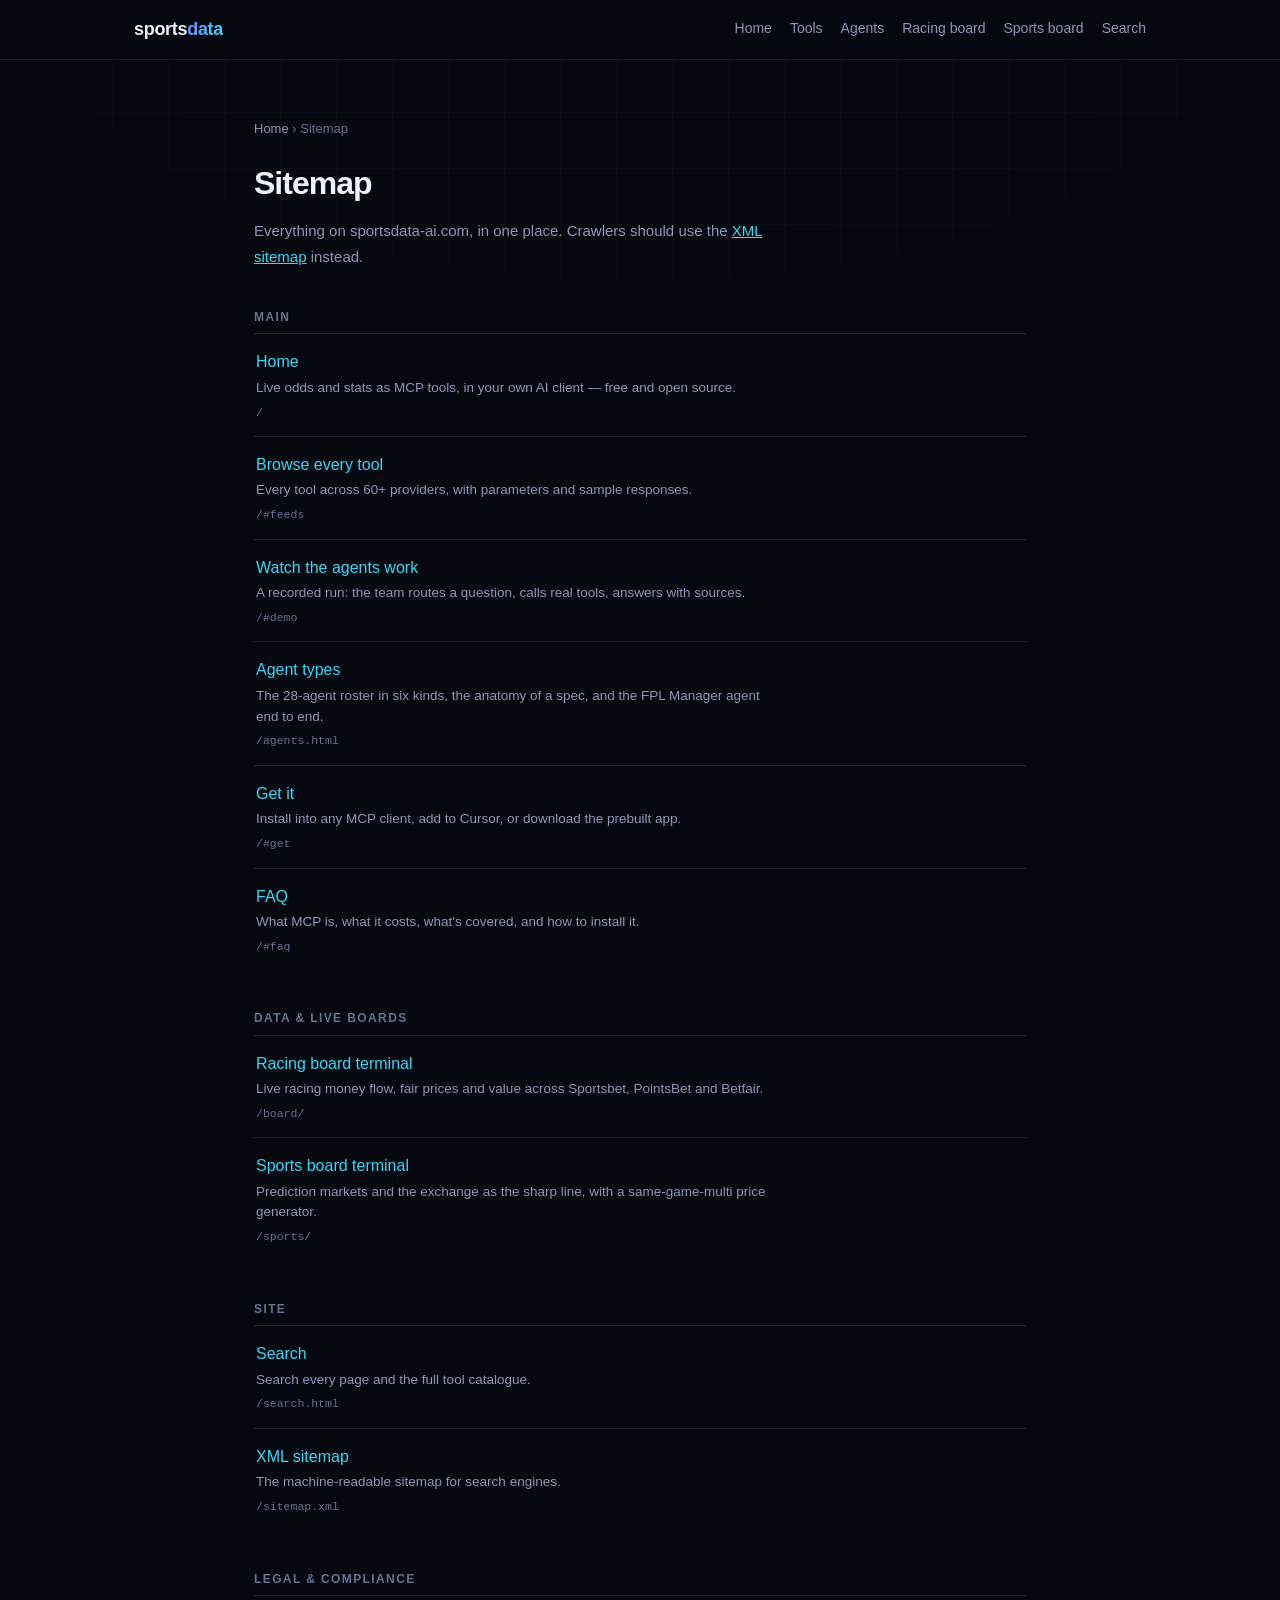
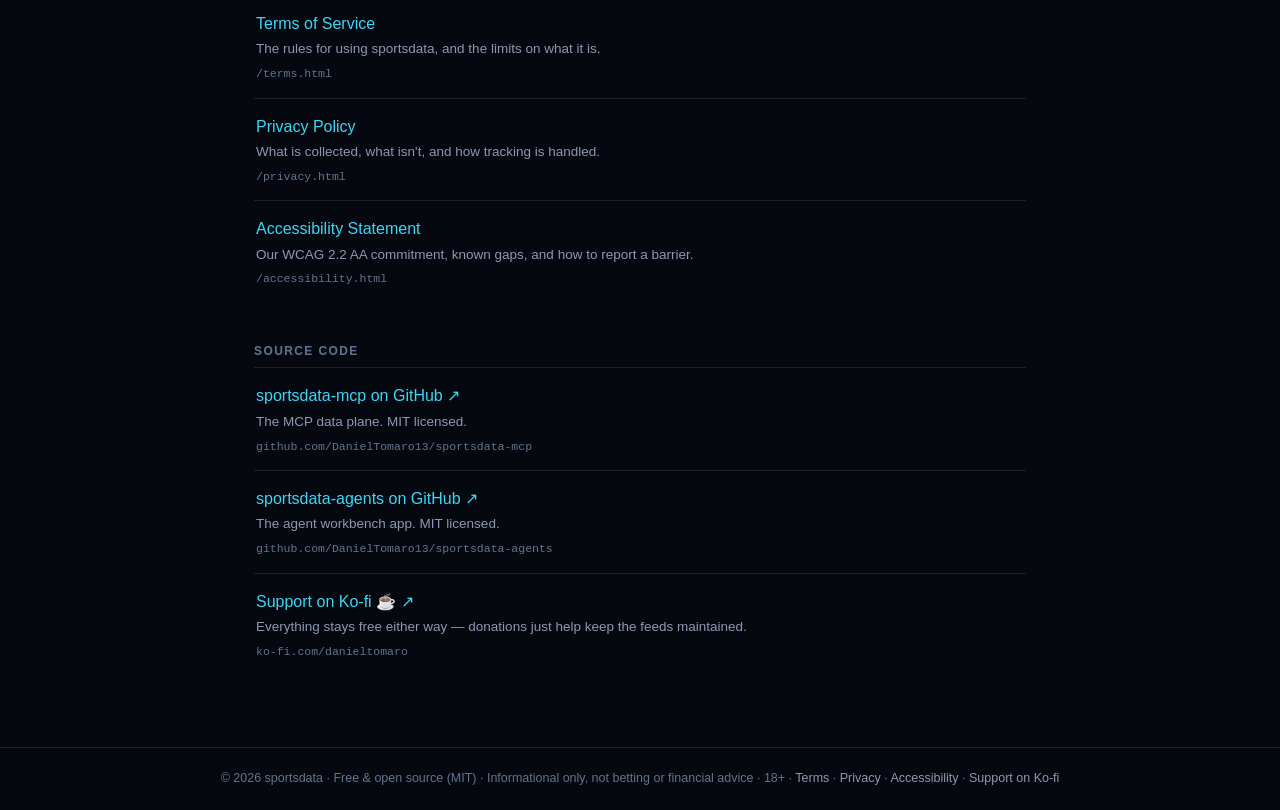
<file: sitemap.html>
<!doctype html>
<html lang="en">
<head>
<meta charset="utf-8">
<meta name="viewport" content="width=device-width, initial-scale=1">
<title>Sitemap — every page on sportsdata</title>
<meta name="description" content="Every page on sportsdata-ai.com in one list: the MCP tool catalogue, the agent roster, the racing and sports boards, and the legal pages.">
<link rel="canonical" href="https://sportsdata-ai.com/sitemap.html">
<meta name="robots" content="index, follow, max-image-preview:large">
<meta name="theme-color" content="#05080f">
<link rel="icon" href="/assets/icon.svg" type="image/svg+xml">
<link rel="apple-touch-icon" href="/assets/apple-touch-icon.png">
<link rel="manifest" href="/site.webmanifest">
<meta property="og:type" content="website">
<meta property="og:site_name" content="sportsdata">
<meta property="og:url" content="https://sportsdata-ai.com/sitemap.html">
<meta property="og:title" content="Sitemap — every page on sportsdata">
<meta property="og:description" content="Every page on sportsdata-ai.com in one list.">
<meta property="og:image" content="https://sportsdata-ai.com/assets/og-cover.jpg">
<meta name="twitter:card" content="summary_large_image">
<meta name="twitter:image" content="https://sportsdata-ai.com/assets/og-cover.jpg">
<script type="application/ld+json">
{
  "@context": "https://schema.org",
  "@type": "BreadcrumbList",
  "itemListElement": [
    { "@type": "ListItem", "position": 1, "name": "Home", "item": "https://sportsdata-ai.com/" },
    { "@type": "ListItem", "position": 2, "name": "Sitemap", "item": "https://sportsdata-ai.com/sitemap.html" }
  ]
}
</script>
<link rel="stylesheet" href="/assets/nav.css">
<style>
  :root{--bg:#05080f;--ink:#eef2ff;--dim:#8e97b3;--faint:#62748f;--acc1:#6e8bff;--acc2:#3dd6f5;
    --acc3:#7cf5c8;--card:rgba(255,255,255,.035);--border:rgba(255,255,255,.1);
    --mono:ui-monospace,"SF Mono",Menlo,Consolas,monospace}
  *{box-sizing:border-box;margin:0;padding:0}
  body{background:var(--bg);color:var(--ink);min-height:100vh;
    font:16px/1.7 -apple-system,BlinkMacSystemFont,"Segoe UI",Inter,Roboto,sans-serif;
    -webkit-font-smoothing:antialiased;display:flex;flex-direction:column}
  .grid-bg{position:fixed;inset:0;z-index:-1;pointer-events:none;
    background-image:linear-gradient(rgba(255,255,255,.025) 1px,transparent 1px),
      linear-gradient(90deg,rgba(255,255,255,.025) 1px,transparent 1px);
    background-size:56px 56px;
    mask-image:radial-gradient(ellipse 90% 60% at 50% 0%,black 35%,transparent 75%);
    -webkit-mask-image:radial-gradient(ellipse 90% 60% at 50% 0%,black 35%,transparent 75%)}
  main{flex:1;width:100%;max-width:820px;margin:0 auto;padding:28px 24px 72px}
  nav.top{display:flex;align-items:center;justify-content:space-between;gap:16px;margin-bottom:30px}
  .wordmark{font-weight:800;font-size:19px;letter-spacing:-.3px;text-decoration:none;color:var(--ink)}
  .wordmark span{background:linear-gradient(90deg,var(--acc1),var(--acc2));
    -webkit-background-clip:text;background-clip:text;color:transparent}
  nav.top .home{color:var(--dim);text-decoration:none;font-size:14px}
  nav.top .home:hover{color:var(--ink)}
  .crumbs{font-size:13px;color:var(--faint);margin-bottom:16px}
  .crumbs a{color:var(--dim);text-decoration:none}
  .crumbs a:hover{color:var(--ink)}
  h1{font-size:32px;letter-spacing:-1px;margin-bottom:8px}
  .lede{color:var(--dim);font-size:15px;margin-bottom:12px;max-width:64ch}
  .lede a{color:var(--acc2)}
  section{margin-top:38px}
  h2{font-size:12px;text-transform:uppercase;letter-spacing:1.4px;color:var(--faint);
    font-weight:600;margin-bottom:6px}
  ul{list-style:none}
  li{border-top:1px solid var(--border)}
  li a{display:block;padding:14px 2px;text-decoration:none}
  li a:hover{background:rgba(255,255,255,.03)}
  li .t{display:block;font-size:16px;color:var(--acc2);margin-bottom:2px}
  li .d{display:block;font-size:13.5px;color:var(--dim);line-height:1.55;max-width:70ch}
  li .u{display:block;font-family:var(--mono);font-size:11.5px;color:var(--faint);margin-top:4px}
  footer{border-top:1px solid var(--border);padding:20px 24px;text-align:center;
    color:var(--faint);font-size:12.5px}
  footer a{color:var(--dim);text-decoration:none}
  :focus-visible{outline:2px solid var(--acc2);outline-offset:3px;border-radius:4px}
</style>
</head>
<body>
<div class="grid-bg"></div>
<div class="navbar">
<nav class="sitenav" aria-label="Primary">
  <a class="wordmark" href="/">sports<span>data</span></a>
  <div class="sitenav-links">
    <a href="/">Home</a>
    <a href="/#feeds">Tools</a>
    <a href="/agents.html">Agents</a>
    <a href="/board/">Racing board</a>
    <a href="/sports/">Sports board</a>
    <a href="/search.html">Search</a>
  </div>
</nav>
</div>
<main>

  <div class="crumbs"><a href="/">Home</a> › <span aria-current="page">Sitemap</span></div>
  <h1>Sitemap</h1>
  <p class="lede">Everything on sportsdata-ai.com, in one place. Crawlers should use the
  <a href="/sitemap.xml">XML sitemap</a> instead.</p>

  <section>
    <h2>Main</h2>
    <ul>
      <li><a href="/"><span class="t">Home</span>
        <span class="d">Live odds and stats as MCP tools, in your own AI client — free and open source.</span>
        <span class="u">/</span></a></li>
      <li><a href="/#feeds"><span class="t">Browse every tool</span>
        <span class="d">Every tool across 60+ providers, with parameters and sample responses.</span>
        <span class="u">/#feeds</span></a></li>
      <li><a href="/#demo"><span class="t">Watch the agents work</span>
        <span class="d">A recorded run: the team routes a question, calls real tools, answers with sources.</span>
        <span class="u">/#demo</span></a></li>
      <li><a href="/agents.html"><span class="t">Agent types</span>
        <span class="d">The 28-agent roster in six kinds, the anatomy of a spec, and the FPL Manager agent end to end.</span>
        <span class="u">/agents.html</span></a></li>
      <li><a href="/#get"><span class="t">Get it</span>
        <span class="d">Install into any MCP client, add to Cursor, or download the prebuilt app.</span>
        <span class="u">/#get</span></a></li>
      <li><a href="/#faq"><span class="t">FAQ</span>
        <span class="d">What MCP is, what it costs, what's covered, and how to install it.</span>
        <span class="u">/#faq</span></a></li>
    </ul>
  </section>

  <section>
    <h2>Data &amp; live boards</h2>
    <ul>
      <li><a href="/board/"><span class="t">Racing board terminal</span>
        <span class="d">Live racing money flow, fair prices and value across Sportsbet, PointsBet and Betfair.</span>
        <span class="u">/board/</span></a></li>
      <li><a href="/sports/"><span class="t">Sports board terminal</span>
        <span class="d">Prediction markets and the exchange as the sharp line, with a same-game-multi price generator.</span>
        <span class="u">/sports/</span></a></li>
    </ul>
  </section>

  <section>
    <h2>Site</h2>
    <ul>
      <li><a href="/search.html"><span class="t">Search</span>
        <span class="d">Search every page and the full tool catalogue.</span>
        <span class="u">/search.html</span></a></li>
      <li><a href="/sitemap.xml"><span class="t">XML sitemap</span>
        <span class="d">The machine-readable sitemap for search engines.</span>
        <span class="u">/sitemap.xml</span></a></li>
    </ul>
  </section>

  <section>
    <h2>Legal &amp; compliance</h2>
    <ul>
      <li><a href="/terms.html"><span class="t">Terms of Service</span>
        <span class="d">The rules for using sportsdata, and the limits on what it is.</span>
        <span class="u">/terms.html</span></a></li>
      <li><a href="/privacy.html"><span class="t">Privacy Policy</span>
        <span class="d">What is collected, what isn't, and how tracking is handled.</span>
        <span class="u">/privacy.html</span></a></li>
      <li><a href="/accessibility.html"><span class="t">Accessibility Statement</span>
        <span class="d">Our WCAG 2.2 AA commitment, known gaps, and how to report a barrier.</span>
        <span class="u">/accessibility.html</span></a></li>
    </ul>
  </section>

  <section>
    <h2>Source code</h2>
    <ul>
      <li><a href="https://github.com/DanielTomaro13/sportsdata-mcp"><span class="t">sportsdata-mcp on GitHub ↗</span>
        <span class="d">The MCP data plane. MIT licensed.</span>
        <span class="u">github.com/DanielTomaro13/sportsdata-mcp</span></a></li>
      <li><a href="https://github.com/DanielTomaro13/sportsdata-agents"><span class="t">sportsdata-agents on GitHub ↗</span>
        <span class="d">The agent workbench app. MIT licensed.</span>
        <span class="u">github.com/DanielTomaro13/sportsdata-agents</span></a></li>
      <li><a href="https://ko-fi.com/danieltomaro" target="_blank" rel="noopener"><span class="t">Support on Ko-fi ☕ ↗</span>
        <span class="d">Everything stays free either way — donations just help keep the feeds maintained.</span>
        <span class="u">ko-fi.com/danieltomaro</span></a></li>
    </ul>
  </section>
</main>

<footer>
  © 2026 sportsdata · Free &amp; open source (MIT) · Informational only, not betting or financial advice · 18+ ·
  <a href="/terms.html">Terms</a> · <a href="/privacy.html">Privacy</a> · <a href="/accessibility.html">Accessibility</a> ·
  <a href="https://ko-fi.com/danieltomaro" target="_blank" rel="noopener">Support on Ko-fi</a>
</footer>
<!-- Cloudflare Web Analytics. The token is a PUBLIC site identifier, not a
     secret — it ships in the HTML of every page by design. Privacy-preserving: no
     cookies, no fingerprinting, no cross-site tracking, which is why privacy.html
     does not need a cookie banner. -->
<script type="module" src="https://static.cloudflareinsights.com/beacon.min.js" data-cf-beacon='{"token": "5740db870bb34d4b844d2a9d8cce3455"}'></script>
</body>
</html>
</file>
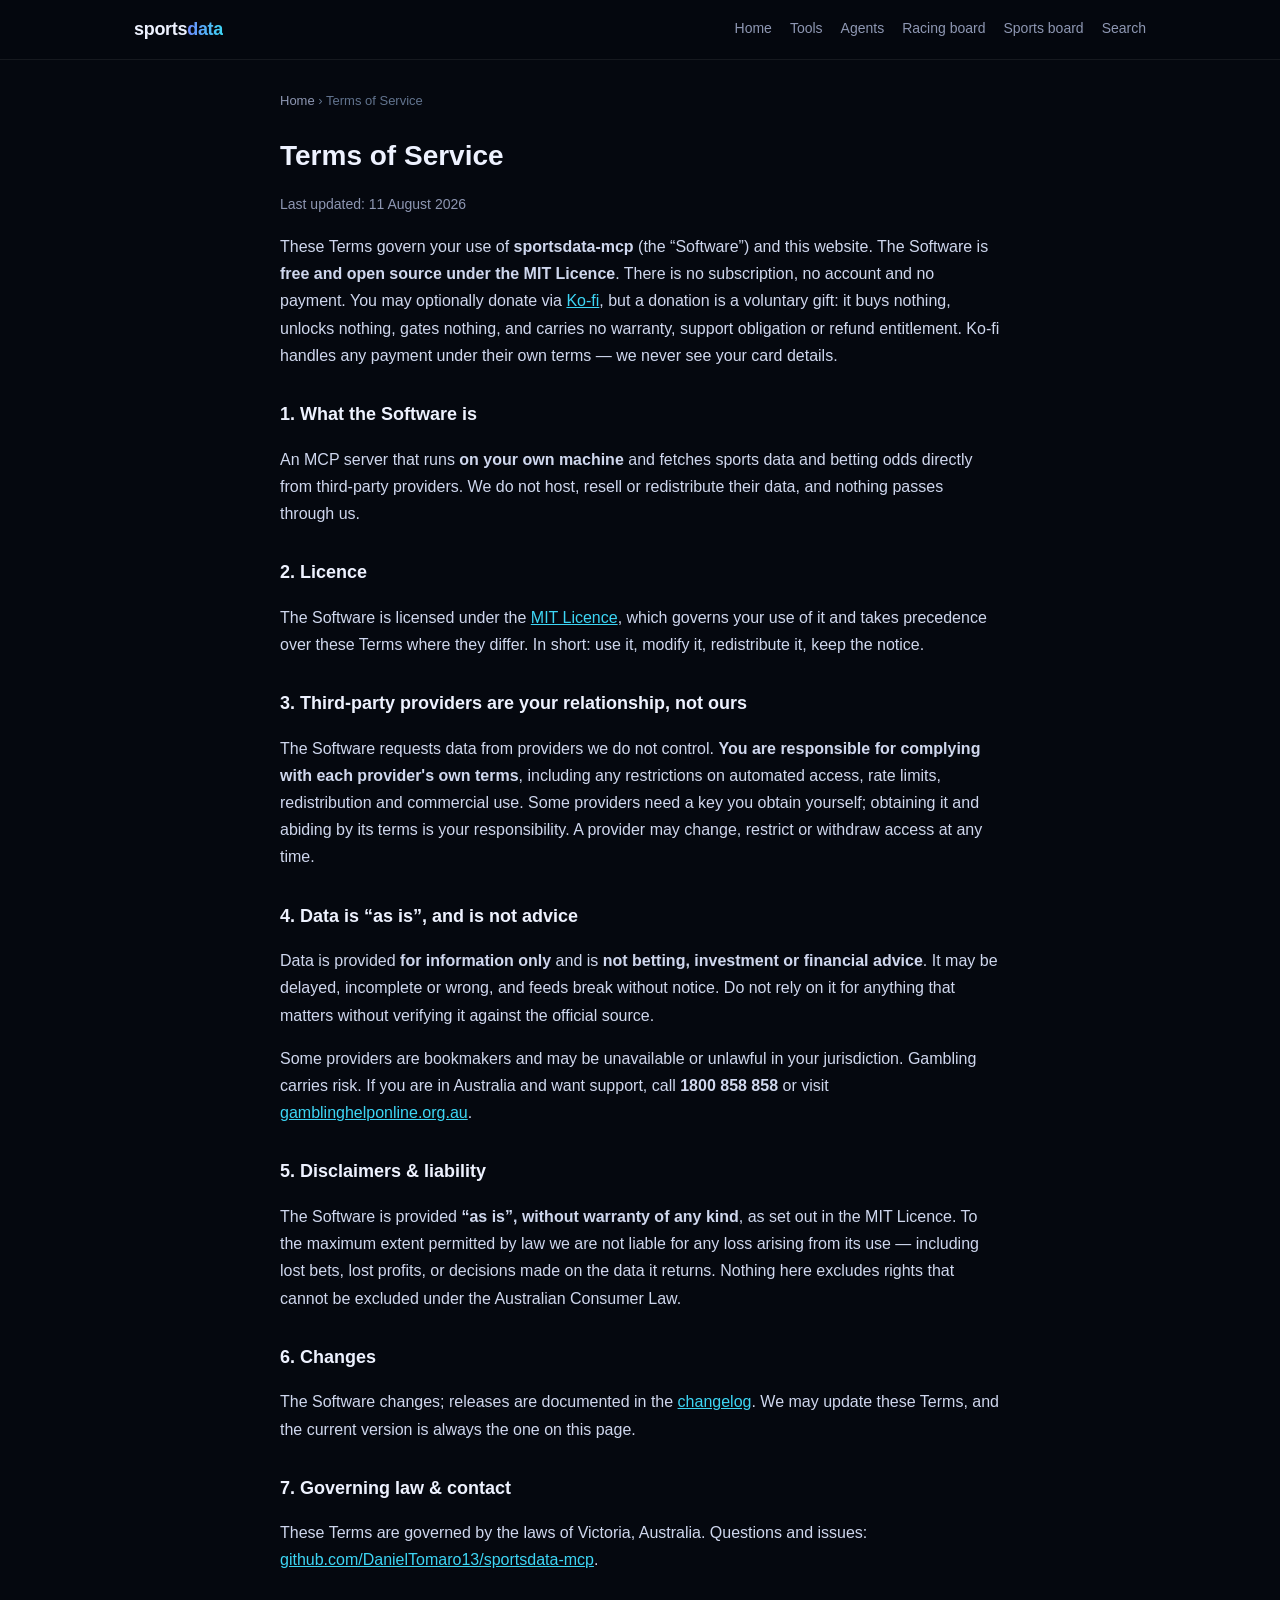
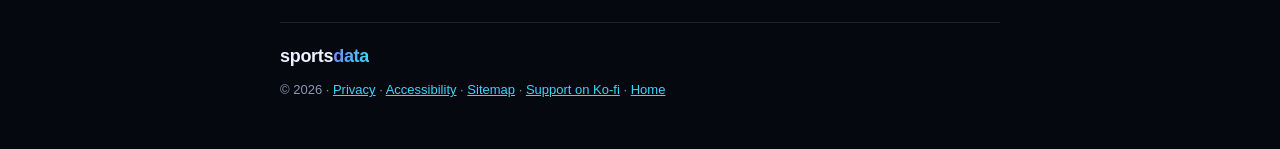
<file: terms.html>
<!doctype html>
<html lang="en">
<head>
<meta charset="utf-8">
<meta name="viewport" content="width=device-width, initial-scale=1">
<title>Terms of Service — sportsdata</title>
<meta name="description" content="The terms for using sportsdata: the MIT licence, third-party provider responsibilities, data supplied as-is, disclaimers and liability.">
<link rel="canonical" href="https://sportsdata-ai.com/terms.html">
<meta name="robots" content="index, follow">
<meta name="theme-color" content="#05080f">
<link rel="icon" href="/assets/icon.svg" type="image/svg+xml">
<link rel="apple-touch-icon" href="/assets/apple-touch-icon.png">
<link rel="manifest" href="/site.webmanifest">
<meta property="og:type" content="article">
<meta property="og:site_name" content="sportsdata">
<meta property="og:url" content="https://sportsdata-ai.com/terms.html">
<meta property="og:title" content="Terms of Service — sportsdata">
<meta property="og:description" content="MIT licence, third-party provider responsibilities, data as-is, disclaimers and liability.">
<meta property="og:image" content="https://sportsdata-ai.com/assets/og-cover.jpg">
<meta name="twitter:card" content="summary_large_image">
<meta name="twitter:image" content="https://sportsdata-ai.com/assets/og-cover.jpg">
<script type="application/ld+json">
{
  "@context": "https://schema.org",
  "@type": "BreadcrumbList",
  "itemListElement": [
    { "@type": "ListItem", "position": 1, "name": "Home", "item": "https://sportsdata-ai.com/" },
    { "@type": "ListItem", "position": 2, "name": "Terms of Service", "item": "https://sportsdata-ai.com/terms.html" }
  ]
}
</script>
<link rel="stylesheet" href="/assets/nav.css">
<style>
  .crumbs{font-size:13px;color:#62748f;margin-bottom:20px}
  .crumbs a{color:#8e97b3;text-decoration:none}
  .crumbs a:hover{color:#eef2ff}
  :focus-visible{outline:2px solid #3dd6f5;outline-offset:3px;border-radius:4px}
  :root{--bg:#05080f;--ink:#eef2ff;--dim:#8e97b3;--acc1:#6e8bff;--acc2:#3dd6f5;--border:rgba(255,255,255,.1)}
  *{box-sizing:border-box}
  body{background:var(--bg);color:var(--ink);font:16px/1.7 -apple-system,BlinkMacSystemFont,"Segoe UI",Inter,Roboto,sans-serif;
    margin:0;-webkit-font-smoothing:antialiased}
  .wrap{max-width:760px;margin:0 auto;padding:0 20px 48px}
  .wordmark{font-weight:800;font-size:18px;letter-spacing:-.3px}
  .wordmark span{background:linear-gradient(90deg,var(--acc1),var(--acc2));-webkit-background-clip:text;background-clip:text;color:transparent}
  a{color:var(--acc2)}
  h1{font-size:28px;margin:18px 0 4px}
  h2{font-size:18px;margin:30px 0 8px}
  p,li{color:#cfd7ee}
  .dim{color:var(--dim);font-size:14px}
  .banner{border:1px solid rgba(251,191,36,.35);background:rgba(251,191,36,.07);color:#fbbf24;
    border-radius:10px;padding:12px 16px;font-size:13.5px;margin:18px 0 26px}
  .back{display:inline-block;margin-bottom:24px;font-size:14px}
  footer{margin-top:48px;border-top:1px solid var(--border);padding-top:18px;color:var(--dim);font-size:13px}
</style>
</head>
<body>
<div class="navbar">
  <nav class="sitenav" aria-label="Primary">
  <a class="wordmark" href="/">sports<span>data</span></a>
  <div class="sitenav-links">
    <a href="/">Home</a>
    <a href="/#feeds">Tools</a>
    <a href="/agents.html">Agents</a>
    <a href="/board/">Racing board</a>
    <a href="/sports/">Sports board</a>
    <a href="/search.html">Search</a>
  </div>
</nav>
</div>
<div class="wrap">

  <div class="crumbs"><a href="/">Home</a> › <span aria-current="page">Terms of Service</span></div>
  <h1>Terms of Service</h1>
  <p class="dim">Last updated: 11 August 2026</p>

  <p>These Terms govern your use of <b>sportsdata-mcp</b> (the “Software”) and this
  website. The Software is <b>free and open source under the MIT Licence</b>. There is
  no subscription, no account and no payment. You may optionally donate via
  <a href="https://ko-fi.com/danieltomaro" target="_blank" rel="noopener">Ko-fi</a>, but a
  donation is a voluntary gift: it buys nothing, unlocks nothing, gates nothing, and carries
  no warranty, support obligation or refund entitlement. Ko-fi handles any payment under
  their own terms — we never see your card details.</p>

  <h2>1. What the Software is</h2>
  <p>An MCP server that runs <b>on your own machine</b> and fetches sports data and
  betting odds directly from third-party providers. We do not host, resell or
  redistribute their data, and nothing passes through us.</p>

  <h2>2. Licence</h2>
  <p>The Software is licensed under the
  <a href="https://github.com/DanielTomaro13/sportsdata-mcp/blob/main/LICENSE">MIT
  Licence</a>, which governs your use of it and takes precedence over these Terms where
  they differ. In short: use it, modify it, redistribute it, keep the notice.</p>

  <h2>3. Third-party providers are your relationship, not ours</h2>
  <p>The Software requests data from providers we do not control. <b>You are responsible
  for complying with each provider's own terms</b>, including any restrictions on
  automated access, rate limits, redistribution and commercial use. Some providers need
  a key you obtain yourself; obtaining it and abiding by its terms is your
  responsibility. A provider may change, restrict or withdraw access at any time.</p>

  <h2>4. Data is “as is”, and is not advice</h2>
  <p>Data is provided <b>for information only</b> and is <b>not betting, investment or
  financial advice</b>. It may be delayed, incomplete or wrong, and feeds break without
  notice. Do not rely on it for anything that matters without verifying it against the
  official source.</p>
  <p>Some providers are bookmakers and may be unavailable or unlawful in your
  jurisdiction. Gambling carries risk. If you are in Australia and want support, call
  <b>1800 858 858</b> or visit
  <a href="https://www.gamblinghelponline.org.au">gamblinghelponline.org.au</a>.</p>

  <h2>5. Disclaimers &amp; liability</h2>
  <p>The Software is provided <b>“as is”, without warranty of any kind</b>, as set out in
  the MIT Licence. To the maximum extent permitted by law we are not liable for any loss
  arising from its use — including lost bets, lost profits, or decisions made on the
  data it returns. Nothing here excludes rights that cannot be excluded under the
  Australian Consumer Law.</p>

  <h2>6. Changes</h2>
  <p>The Software changes; releases are documented in the
  <a href="https://github.com/DanielTomaro13/sportsdata-mcp/blob/main/CHANGELOG.md">changelog</a>.
  We may update these Terms, and the current version is always the one on this page.</p>

  <h2>7. Governing law &amp; contact</h2>
  <p>These Terms are governed by the laws of Victoria, Australia. Questions and issues:
  <a href="https://github.com/DanielTomaro13/sportsdata-mcp/issues">github.com/DanielTomaro13/sportsdata-mcp</a>.</p>

  <footer>
    <a class="wordmark" href="/" style="text-decoration:none;color:#eef2ff">sports<span>data</span></a>
    <div style="margin-top:8px">© 2026 · <a href="privacy.html">Privacy</a> · <a href="accessibility.html">Accessibility</a> · <a href="sitemap.html">Sitemap</a> · <a href="https://ko-fi.com/danieltomaro" target="_blank" rel="noopener">Support on Ko-fi</a> · <a href="./">Home</a></div>
  </footer>
</div>
<!-- Cloudflare Web Analytics. The token is a PUBLIC site identifier, not a
     secret — it ships in the HTML of every page by design. Privacy-preserving: no
     cookies, no fingerprinting, no cross-site tracking, which is why privacy.html
     does not need a cookie banner. -->
<script type="module" src="https://static.cloudflareinsights.com/beacon.min.js" data-cf-beacon='{"token": "5740db870bb34d4b844d2a9d8cce3455"}'></script>
</body>
</html>
</file>
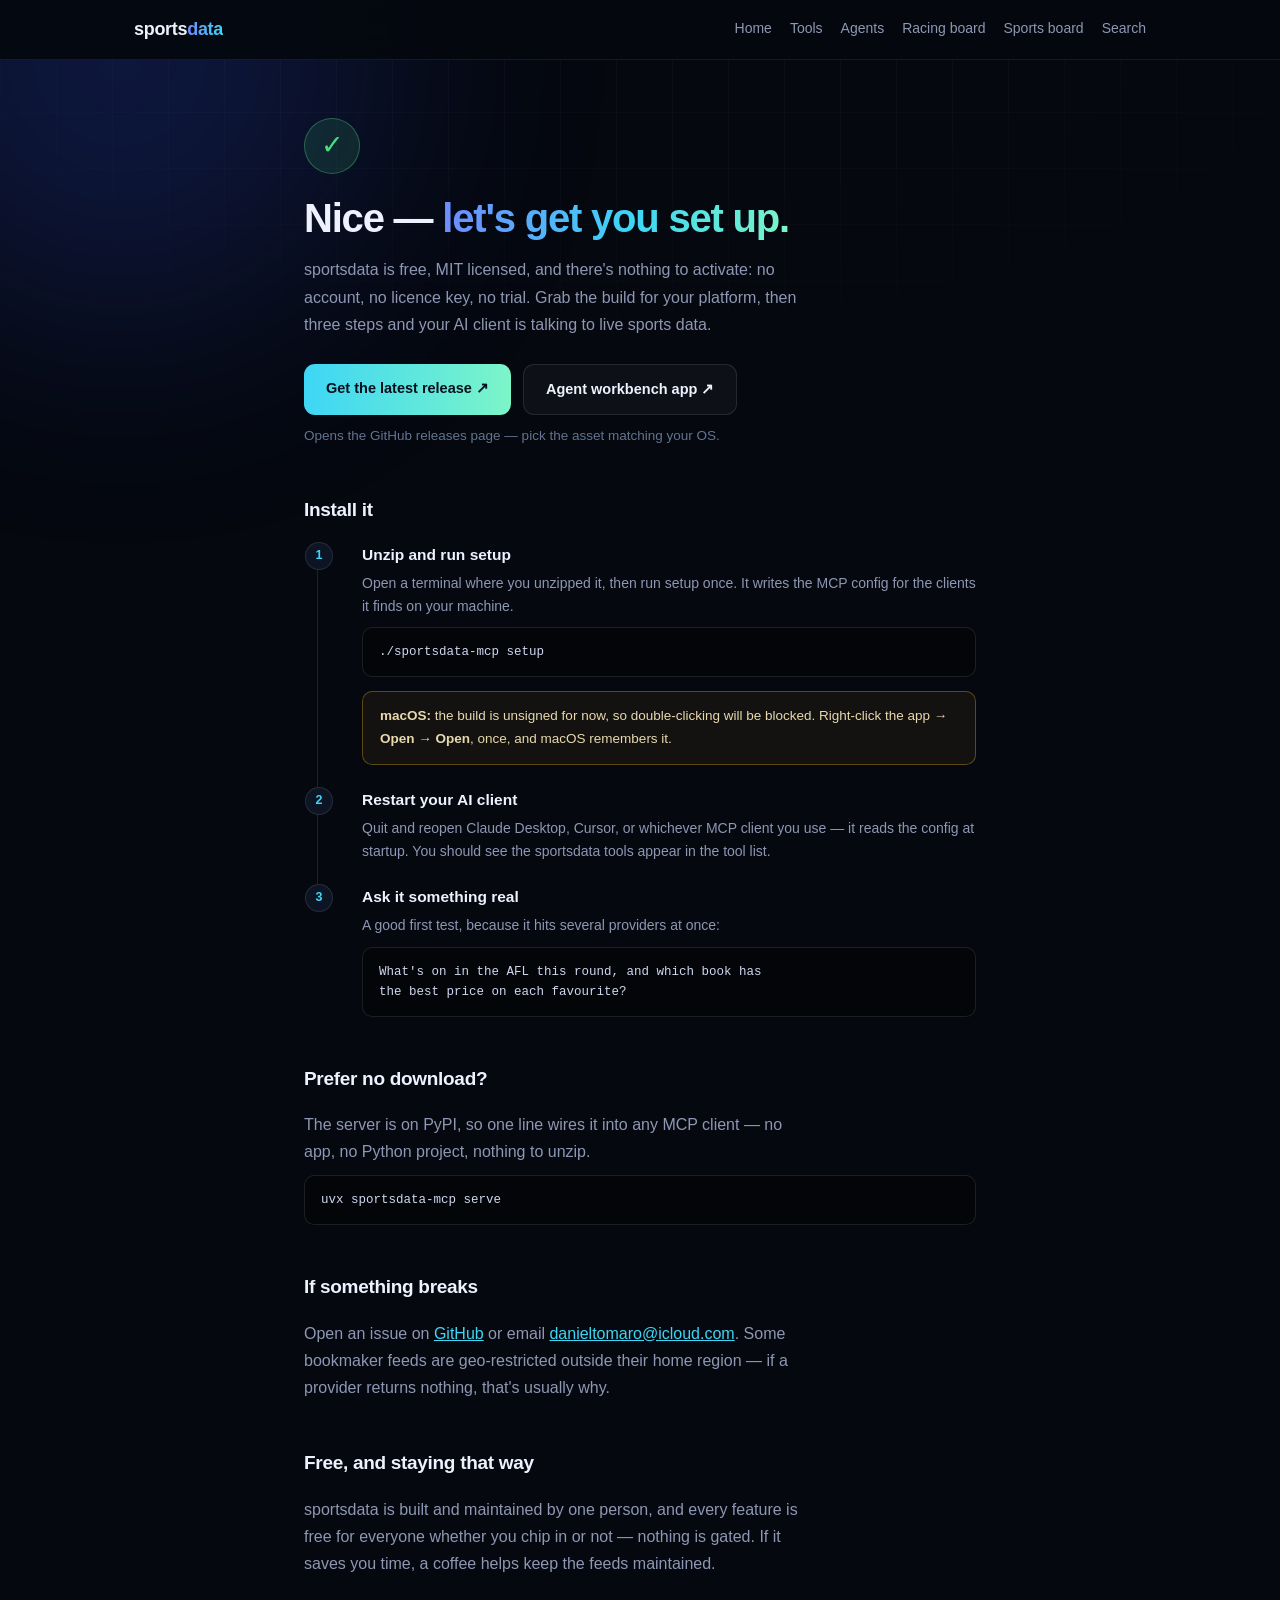
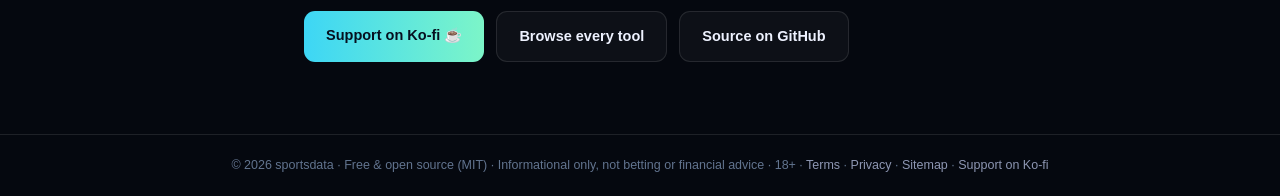
<file: thanks.html>
<!doctype html>
<html lang="en">
<head>
<meta charset="utf-8">
<meta name="viewport" content="width=device-width, initial-scale=1">
<title>Download sportsdata — install in three steps</title>
<meta name="description" content="Grab the latest sportsdata release and wire it into Claude Desktop, Cursor or any other MCP client in three steps.">
<meta name="robots" content="noindex, follow">
<meta name="theme-color" content="#05080f">
<link rel="canonical" href="https://sportsdata-ai.com/thanks.html">
<link rel="icon" href="/assets/icon.svg" type="image/svg+xml">
<link rel="apple-touch-icon" href="/assets/apple-touch-icon.png">
<link rel="manifest" href="/site.webmanifest">
<link rel="stylesheet" href="/assets/nav.css">
<style>
  :root{--bg:#05080f;--ink:#eef2ff;--dim:#8e97b3;--faint:#62748f;--acc1:#6e8bff;--acc2:#3dd6f5;
    --acc3:#7cf5c8;--ok:#4ade80;--warn:#fbbf24;--card:rgba(255,255,255,.035);
    --border:rgba(255,255,255,.1);--mono:ui-monospace,"SF Mono",Menlo,Consolas,monospace}
  *{box-sizing:border-box;margin:0;padding:0}
  body{background:var(--bg);color:var(--ink);min-height:100vh;
    font:16px/1.7 -apple-system,BlinkMacSystemFont,"Segoe UI",Inter,Roboto,sans-serif;
    -webkit-font-smoothing:antialiased;display:flex;flex-direction:column}
  .grid-bg{position:fixed;inset:0;z-index:-1;pointer-events:none;
    background-image:linear-gradient(rgba(255,255,255,.025) 1px,transparent 1px),
      linear-gradient(90deg,rgba(255,255,255,.025) 1px,transparent 1px);
    background-size:56px 56px;
    mask-image:radial-gradient(ellipse 90% 60% at 50% 0%,black 35%,transparent 75%);
    -webkit-mask-image:radial-gradient(ellipse 90% 60% at 50% 0%,black 35%,transparent 75%)}
  .orb{position:fixed;border-radius:50%;filter:blur(120px);opacity:.28;z-index:-2}
  .orb.a{width:520px;height:520px;background:#2741b8;top:-200px;left:-140px}
  main{flex:1;width:100%;max-width:720px;margin:0 auto;padding:28px 24px 72px}
  nav.top{display:flex;align-items:center;justify-content:space-between;gap:16px;margin-bottom:40px}
  .wordmark{font-weight:800;font-size:19px;letter-spacing:-.3px;text-decoration:none;color:var(--ink)}
  .wordmark span{background:linear-gradient(90deg,var(--acc1),var(--acc2));
    -webkit-background-clip:text;background-clip:text;color:transparent}
  nav.top .home{color:var(--dim);text-decoration:none;font-size:14px}
  nav.top .home:hover{color:var(--ink)}
  .tick{width:56px;height:56px;border-radius:50%;display:grid;place-items:center;font-size:27px;
    background:rgba(74,222,128,.12);border:1px solid rgba(74,222,128,.35);color:var(--ok);
    margin-bottom:22px}
  h1{font-size:clamp(28px,5vw,40px);line-height:1.12;letter-spacing:-1.2px;font-weight:800}
  h1 .grad{background:linear-gradient(90deg,var(--acc1),var(--acc2) 55%,var(--acc3));
    -webkit-background-clip:text;background-clip:text;color:transparent}
  .lede{color:var(--dim);margin-top:16px;max-width:56ch}
  .lede a{color:var(--acc2)}
  .manual{font-size:13.5px;color:var(--faint);margin-top:10px}
  .manual a{color:var(--acc2)}
  h2{font-size:19px;margin:46px 0 6px;letter-spacing:-.3px}
  .steps{counter-reset:s;list-style:none;margin-top:16px}
  .steps li{counter-increment:s;position:relative;padding:0 0 22px 44px;
    border-left:1px solid var(--border);margin-left:13px}
  .steps li:last-child{border-left-color:transparent;padding-bottom:0}
  .steps li::before{content:counter(s);position:absolute;left:-13px;top:0;width:26px;height:26px;
    border-radius:50%;display:grid;place-items:center;font-size:12.5px;font-weight:700;
    background:#0d1524;border:1px solid var(--border);color:var(--acc2)}
  .steps h3{font-size:15.5px;margin-bottom:4px}
  .steps p{font-size:14px;color:var(--dim);line-height:1.6}
  code,pre{font-family:var(--mono)}
  code{font-size:13px;background:rgba(255,255,255,.06);border:1px solid var(--border);
    border-radius:6px;padding:2px 7px}
  pre{font-size:12.5px;background:rgba(0,0,0,.35);border:1px solid var(--border);border-radius:10px;
    padding:14px 16px;margin-top:10px;overflow-x:auto;color:#cfd7ee;line-height:1.6}
  .warn{border:1px solid rgba(251,191,36,.32);background:rgba(251,191,36,.06);border-radius:10px;
    padding:13px 17px;font-size:13.5px;color:#e8d9ae;margin-top:14px}
  .cta{display:flex;flex-wrap:wrap;gap:12px;margin-top:34px}
  .cta a{text-decoration:none;font-size:14.5px;font-weight:600;padding:12px 22px;border-radius:11px}
  .cta a.primary{color:#06101f;background:linear-gradient(90deg,var(--acc2),var(--acc3))}
  .cta a.ghost{color:var(--ink);border:1px solid var(--border);background:var(--card)}
  footer{border-top:1px solid var(--border);padding:20px 24px;text-align:center;
    color:var(--faint);font-size:12.5px}
  footer a{color:var(--dim);text-decoration:none}
  :focus-visible{outline:2px solid var(--acc2);outline-offset:3px;border-radius:4px}
</style>
</head>
<body>
<div class="orb a"></div><div class="grid-bg"></div>
<div class="navbar">
<nav class="sitenav" aria-label="Primary">
  <a class="wordmark" href="/">sports<span>data</span></a>
  <div class="sitenav-links">
    <a href="/">Home</a>
    <a href="/#feeds">Tools</a>
    <a href="/agents.html">Agents</a>
    <a href="/board/">Racing board</a>
    <a href="/sports/">Sports board</a>
    <a href="/search.html">Search</a>
  </div>
</nav>
</div>
<main>

  <div class="tick" aria-hidden="true">✓</div>
  <h1>Nice — <span class="grad">let's get you set up.</span></h1>
  <p class="lede">sportsdata is free, MIT licensed, and there's nothing to activate: no account,
  no licence key, no trial. Grab the build for your platform, then three steps and your AI client
  is talking to live sports data.</p>

  <div class="cta" style="margin-top:26px">
    <a class="primary" id="dl" href="https://api.sportsdata-ai.com/download">Get the latest release ↗</a>
    <a class="ghost" href="https://github.com/DanielTomaro13/sportsdata-agents/releases/latest">Agent workbench app ↗</a>
  </div>
  <p class="manual">Opens the GitHub releases page — pick the asset matching your OS.</p>

  <h2>Install it</h2>
  <ol class="steps">
    <li>
      <h3>Unzip and run setup</h3>
      <p>Open a terminal where you unzipped it, then run setup once. It writes the MCP config
      for the clients it finds on your machine.</p>
      <pre>./sportsdata-mcp setup</pre>
      <div class="warn"><b>macOS:</b> the build is unsigned for now, so double-clicking will be
      blocked. Right-click the app → <b>Open</b> → <b>Open</b>, once, and macOS remembers it.</div>
    </li>
    <li>
      <h3>Restart your AI client</h3>
      <p>Quit and reopen Claude Desktop, Cursor, or whichever MCP client you use — it reads the
      config at startup. You should see the sportsdata tools appear in the tool list.</p>
    </li>
    <li>
      <h3>Ask it something real</h3>
      <p>A good first test, because it hits several providers at once:</p>
      <pre>What's on in the AFL this round, and which book has
the best price on each favourite?</pre>
    </li>
  </ol>

  <h2>Prefer no download?</h2>
  <p class="lede">The server is on PyPI, so one line wires it into any MCP client — no app, no
  Python project, nothing to unzip.</p>
  <pre>uvx sportsdata-mcp serve</pre>

  <h2>If something breaks</h2>
  <p class="lede">Open an issue on
  <a href="https://github.com/DanielTomaro13/sportsdata-mcp/issues">GitHub</a> or email
  <a href="mailto:danieltomaro@icloud.com">danieltomaro@icloud.com</a>. Some bookmaker feeds are
  geo-restricted outside their home region — if a provider returns nothing, that's usually why.</p>

  <h2>Free, and staying that way</h2>
  <p class="lede">sportsdata is built and maintained by one person, and every feature is free for
  everyone whether you chip in or not — nothing is gated. If it saves you time, a coffee helps
  keep the feeds maintained.</p>

  <div class="cta">
    <a class="primary" href="https://ko-fi.com/danieltomaro" target="_blank" rel="noopener">Support on Ko-fi ☕</a>
    <a class="ghost" href="/#feeds">Browse every tool</a>
    <a class="ghost" href="https://github.com/DanielTomaro13/sportsdata-mcp">Source on GitHub</a>
  </div>
</main>

<footer>
  © 2026 sportsdata · Free &amp; open source (MIT) · Informational only, not betting or financial advice · 18+ ·
  <a href="/terms.html">Terms</a> · <a href="/privacy.html">Privacy</a> · <a href="/sitemap.html">Sitemap</a> · <a href="https://ko-fi.com/danieltomaro" target="_blank" rel="noopener">Support on Ko-fi</a>
</footer>

<!-- Cloudflare Web Analytics. The token is a PUBLIC site identifier, not a
     secret — it ships in the HTML of every page by design. Privacy-preserving: no
     cookies, no fingerprinting, no cross-site tracking, which is why privacy.html
     does not need a cookie banner. -->
<script type="module" src="https://static.cloudflareinsights.com/beacon.min.js" data-cf-beacon='{"token": "5740db870bb34d4b844d2a9d8cce3455"}'></script>
</body>
</html>
</file>
<file: board/styles.css>
/* RacingBoard Terminal — Bloomberg-style dense dark UI.
   money-in (shortening) = green; amber = terminal accent / pick. Numbers mono +
   tabular. Cells flash on change. Code colours keep the validated blue/aqua/orange. */

:root {
  color-scheme: dark;
  --bg: #08080a;
  --panel: #0e0e12;
  --panel2: #14141a;
  --panel3: #1b1b22;
  --line: #23232c;
  --line2: #2e2e38;

  --ink: #e9e9ee;
  --ink2: #a6a6b0;
  --muted: #6a6a76;

  --amber: #ffb000;      /* terminal accent / pick */
  --amber-dim: #7a5600;
  --up: #21d16b;         /* shortening / money in */
  --up-dim: #0f7a3d;
  --down: #ff4d4f;       /* drifting (used sparingly) */
  --down-dim: #7a1e20;

  --code-R: #4a9bff;
  --code-G: #1fb98a;
  --code-H: #ff7a3c;

  --mono: "SF Mono", ui-monospace, "JetBrains Mono", "Roboto Mono", Menlo, monospace;
  --sans: "Inter", system-ui, -apple-system, "Segoe UI", sans-serif;
  --row: 30px;
}

:root[data-theme="light"] {
  color-scheme: light;
  --bg: #ecece6; --panel: #fbfbf9; --panel2: #f2f2ee; --panel3: #e8e8e2;
  --line: #dcdcd4; --line2: #c8c8bf;
  --ink: #16160f; --ink2: #44443c; --muted: #77776c;
  --amber: #b57400; --amber-dim: #e0b566; --up: #0a9f4f; --up-dim: #7ed3a3; --down: #cc2f31;
}

* { box-sizing: border-box; }
html, body { height: 100%; }
body {
  margin: 0; background: var(--bg); color: var(--ink);
  font-family: var(--sans); font-size: 13px; line-height: 1.35;
  -webkit-font-smoothing: antialiased;
}
.mono, b, .num { font-family: var(--mono); font-variant-numeric: tabular-nums; }
.up { color: var(--up); } .down { color: var(--down); } .flatc { color: var(--muted); }

/* ---------- topbar ---------- */
.topbar {
  display: flex; align-items: center; gap: 18px; height: 42px; padding: 0 16px;
  background: linear-gradient(180deg, #0d0d11, var(--bg));
  border-bottom: 1px solid var(--line2); position: sticky; top: 0; z-index: 40;
}
.brand { margin: 0; display: flex; align-items: center; gap: 8px; font-weight: 800; font-size: 15px; letter-spacing: .5px; }
.brand .logo { color: var(--amber); font-size: 16px; }
.brand .accent { color: var(--amber); }
.brand .term { font-size: 9px; letter-spacing: 2px; color: var(--muted); border: 1px solid var(--line2); padding: 1px 5px; border-radius: 3px; margin-left: 4px; }
.spacer { flex: 1; }
.stat-inline { display: flex; align-items: baseline; gap: 6px; font-size: 12px; }
.stat-inline label { font-size: 9px; letter-spacing: 1px; color: var(--muted); }
.stat-inline b { font-family: var(--mono); font-size: 14px; font-weight: 700; }
.pill { display: inline-flex; align-items: center; gap: 6px; font-size: 10px; letter-spacing: 1px; color: var(--ink2); }
.dot { width: 7px; height: 7px; border-radius: 50%; background: var(--down); }
.dot.on { background: var(--up); box-shadow: 0 0 0 3px color-mix(in srgb, var(--up) 25%, transparent); animation: pulse 2s infinite; }
.dot.replay { background: var(--amber); box-shadow: 0 0 0 3px color-mix(in srgb, var(--amber) 25%, transparent); }
@keyframes pulse { 0%,100% { opacity: 1; } 50% { opacity: .4; } }
.clock { font-family: var(--mono); font-size: 13px; color: var(--amber); letter-spacing: .5px; }
.icon-btn { width: 28px; height: 26px; border: 1px solid var(--line2); background: var(--panel2); color: var(--ink2); border-radius: 4px; cursor: pointer; }
.icon-btn:hover { color: var(--ink); }
.icon-btn.on { border-color: var(--amber); box-shadow: 0 0 0 2px color-mix(in srgb, var(--amber) 25%, transparent); }
.grow .nm .bestbet { font-size: 10px; margin-right: 1px; }

/* ---------- banner ---------- */
.banner { display: none; align-items: center; gap: 8px; padding: 6px 16px; font-size: 11px; color: var(--ink2);
  background: color-mix(in srgb, var(--amber) 10%, var(--bg)); border-bottom: 1px solid var(--amber-dim); }
.banner.show { display: flex; }
.banner span:first-child { font-weight: 800; letter-spacing: 1px; color: var(--amber); }
.banner a { color: var(--amber); text-decoration: none; margin-left: auto; }

/* ---------- scorecard ---------- */
.scores { padding: 4px 10px 8px; }
.noscore { color: var(--muted); font-family: var(--mono); font-size: 11px; padding: 8px 2px; }
.bankline { font-family: var(--mono); font-size: 9.5px; color: var(--muted); padding: 2px 0 6px; letter-spacing: .3px; }
.scoretbl { width: 100%; border-collapse: collapse; font-family: var(--mono); font-size: 12px; font-variant-numeric: tabular-nums; }
.scoretbl th { font-size: 8.5px; letter-spacing: .5px; color: var(--muted); text-align: right; padding: 2px 4px; font-weight: 400; }
.scoretbl th:first-child { text-align: left; }
.scoretbl td { text-align: right; padding: 3px 4px; border-top: 1px solid var(--line); }
.scoretbl td:first-child { text-align: left; color: var(--ink2); font-family: var(--sans); font-size: 11px; letter-spacing: .3px; }
.scoretbl td .sn { color: var(--muted); font-size: 9px; }
.scoretbl .mut { color: var(--muted); }
.scoretbl .up { color: var(--up); font-weight: 700; }
.scoretbl .down { color: var(--down); }

/* ---------- ticker tape ---------- */
.tape-wrap { display: flex; align-items: stretch; height: 27px; background: #060608; border-bottom: 1px solid var(--line2); }
.tape-label { display: flex; align-items: center; padding: 0 12px; font-family: var(--mono); font-size: 10px; font-weight: 800; letter-spacing: 1px;
  color: #06210f; background: var(--up); white-space: nowrap; flex-shrink: 0; position: relative; z-index: 2; box-shadow: 4px 0 8px rgba(0,0,0,.5); }
.tape-track { flex: 1; overflow: hidden; position: relative; }
.tape { display: inline-flex; align-items: center; white-space: nowrap; position: absolute; left: 0; top: 0; height: 100%; will-change: transform; animation: scroll 70s linear infinite; }
.tape:hover { animation-play-state: paused; }
.tape .t { display: inline-flex; align-items: center; gap: 7px; padding: 0 18px; font-family: var(--mono); font-size: 11px; border-right: 1px solid var(--line); cursor: pointer; }
.tape .t .r { color: var(--ink); font-weight: 600; }
.tape .t .v { color: var(--muted); }
.tape .t .d { color: var(--up); font-weight: 700; }
@keyframes scroll { from { transform: translateX(0); } to { transform: translateX(-50%); } }

/* ---------- layout ---------- */
main { display: grid; grid-template-columns: 340px 1fr; gap: 8px; padding: 8px; align-items: start; }
@media (max-width: 1000px) { main { grid-template-columns: 1fr; } }
.col { display: flex; flex-direction: column; gap: 8px; }
.col.left { position: sticky; top: 76px; }
@media (max-width: 1000px) { .col.left { position: static; } }

.panel { background: var(--panel); border: 1px solid var(--line); border-radius: 5px; overflow: hidden; }
.panel > header { display: flex; align-items: baseline; gap: 8px; padding: 7px 11px; background: var(--panel2); border-bottom: 1px solid var(--line); }
.panel > header h2 { margin: 0; font-size: 11px; font-weight: 700; letter-spacing: 1.2px; font-family: var(--mono); }
.panel > header .sub { font-size: 10px; color: var(--muted); letter-spacing: .3px; }
.panel > header .count { margin-left: auto; font-family: var(--mono); font-size: 11px; color: var(--amber); }
.scroll { overflow-y: auto; }
.scroll::-webkit-scrollbar { width: 8px; } .scroll::-webkit-scrollbar-thumb { background: var(--line2); border-radius: 6px; }

/* code chip */
.code { font-family: var(--mono); font-size: 10px; font-weight: 800; padding: 1px 4px; border-radius: 3px; color: #06060a; }
.code.R { background: var(--code-R); } .code.G { background: var(--code-G); } .code.H { background: var(--code-H); }

/* ---------- races board ---------- */
.filters { display: flex; gap: 4px; padding: 6px 8px; border-bottom: 1px solid var(--line); }
.filters button { font-family: var(--mono); font-size: 11px; background: var(--panel2); color: var(--muted); border: 1px solid var(--line); border-radius: 3px; padding: 2px 9px; cursor: pointer; display: inline-flex; align-items: center; gap: 5px; }
.filters button.active { color: var(--ink); border-color: var(--amber); }
.filters button i { width: 7px; height: 7px; border-radius: 2px; }
.brow .confcount { font-family: var(--mono); font-size: 8px; font-weight: 700; color: var(--up); border: 1px solid color-mix(in srgb, var(--up) 45%, transparent); padding: 0 2px; border-radius: 2px; }
.mini-toggle { margin-left: auto; font-family: var(--mono); font-size: 9px; letter-spacing: .5px; color: var(--muted); background: var(--panel3); border: 1px solid var(--line); border-radius: 3px; padding: 1px 6px; cursor: pointer; }
.mini-toggle:hover { color: var(--ink); }
.mini-toggle.on { color: var(--up); border-color: var(--up); }
.panel > header .mini-toggle + .count { margin-left: 8px; }
.board { max-height: 48vh; }
.brow { display: grid; grid-template-columns: auto 1fr auto; gap: 8px; align-items: center; padding: 6px 10px; border-bottom: 1px solid var(--line); cursor: pointer; }
.brow:hover { background: var(--panel2); }
.brow.sel { background: color-mix(in srgb, var(--amber) 9%, var(--panel)); box-shadow: inset 3px 0 0 var(--amber); }
.brow .rv { display: flex; align-items: center; gap: 6px; min-width: 0; }
.brow .rv .venue { font-weight: 700; font-size: 12.5px; white-space: nowrap; overflow: hidden; text-overflow: ellipsis; }
.brow .rv .rno { font-family: var(--mono); font-size: 11px; color: var(--muted); }
.brow .bf { font-family: var(--mono); font-size: 8px; color: var(--code-R); border: 1px solid color-mix(in srgb,var(--code-R) 40%,transparent); padding: 0 2px; border-radius: 2px; }
.brow .pick { font-size: 11px; color: var(--ink2); margin-top: 2px; white-space: nowrap; overflow: hidden; text-overflow: ellipsis; }
.brow .pick .pn { color: var(--amber); font-weight: 600; }
.brow .pick .pd { font-family: var(--mono); color: var(--up); }
.brow .rt { text-align: right; font-family: var(--mono); }
.brow .ttg { font-size: 12px; font-weight: 700; }
.brow .ttg.soon { color: var(--amber); }
.brow .st { font-size: 8px; letter-spacing: .5px; color: var(--muted); }

/* ---------- firmers list ---------- */
.firmers { max-height: 32vh; }
.frow { display: grid; grid-template-columns: 16px 1fr auto auto; gap: 8px; align-items: center; padding: 5px 10px; border-bottom: 1px solid var(--line); cursor: pointer; font-family: var(--mono); }
.frow:hover { background: var(--panel2); }
.frow .ar { color: var(--up); }
.frow .who { font-family: var(--sans); min-width: 0; }
.frow .who .n { font-weight: 600; font-size: 12px; white-space: nowrap; overflow: hidden; text-overflow: ellipsis; }
.frow .who .c { font-size: 10px; color: var(--muted); }
.frow .d { color: var(--up); font-weight: 700; font-size: 12px; text-align: right; }
.frow .v { font-size: 10px; text-align: right; width: 42px; }
.frow .v.pos { color: var(--up); } .frow .v.neg { color: var(--muted); }
.panel > header h2.amberh { color: var(--amber); }
.frow .amber { color: var(--amber); }
.frow .v.amber .bk { color: var(--amber-dim); font-size: 9px; }
/* a runner that is BOTH firming and value — the standout */
.frow.both { box-shadow: inset 2px 0 0 var(--amber); background: color-mix(in srgb, var(--amber) 7%, transparent); }

/* ---------- detail ---------- */
/* fill the viewport height so the runner grid stretches — no blank at the bottom */
.detail { display: flex; flex-direction: column; min-height: calc(100vh - 92px); }
.empty { color: var(--muted); text-align: center; padding: 90px 0; font-family: var(--mono); letter-spacing: 2px; }
.empty .big { font-size: 44px; color: var(--line2); margin-bottom: 10px; }
.dhead { display: flex; align-items: center; gap: 10px; padding: 9px 12px; background: var(--panel2); border-bottom: 1px solid var(--line); }
.dhead h2 { margin: 0; font-size: 16px; font-weight: 800; letter-spacing: .3px; }
.dhead .rno { font-family: var(--mono); color: var(--muted); }
.dhead .st { margin-left: auto; font-family: var(--mono); font-size: 10px; letter-spacing: 1px; padding: 2px 7px; border-radius: 3px; background: var(--panel3); color: var(--ink2); }
.dhead .st.open { color: var(--up); }

/* metastrip */
.meta { display: flex; gap: 0; border-bottom: 1px solid var(--line); }
.meta .m { flex: 1; padding: 7px 12px; border-right: 1px solid var(--line); }
.meta .m:last-child { border-right: none; }
.meta .m .k { font-size: 9px; letter-spacing: 1px; color: var(--muted); }
.meta .m .v { font-family: var(--mono); font-size: 15px; font-weight: 700; margin-top: 1px; }

/* PICK card */
.pickcard { display: flex; align-items: center; gap: 12px; margin: 8px; padding: 10px 12px; border: 1px solid var(--amber-dim);
  background: linear-gradient(90deg, color-mix(in srgb, var(--amber) 14%, var(--panel)), var(--panel)); border-radius: 5px; }
.pickcard .tag { font-family: var(--mono); font-size: 9px; letter-spacing: 1.5px; color: #06060a; background: var(--amber); padding: 3px 6px; border-radius: 3px; font-weight: 800; }
.pickcard .who { flex: 1; min-width: 0; }
.pickcard .who .n { font-size: 17px; font-weight: 800; }
.pickcard .who .n .sn { font-family: var(--mono); color: var(--muted); font-size: 13px; margin-right: 5px; }
.pickcard .who .why { font-size: 11px; color: var(--ink2); margin-top: 1px; font-family: var(--mono); }
.pickcard .why .conf { color: var(--amber); font-weight: 700; }
.pickcard .nums { display: flex; gap: 16px; font-family: var(--mono); text-align: right; }
.pickcard .nums .c .k { font-size: 8px; color: var(--muted); letter-spacing: .5px; }
.pickcard .nums .c .val { font-size: 15px; font-weight: 700; }

/* race info bar — tipster picks + preview comment */
.raceinfo { display: flex; align-items: baseline; gap: 14px; padding: 6px 12px; border-bottom: 1px solid var(--line); font-size: 11.5px; }
.raceinfo .tips { color: var(--amber); white-space: nowrap; font-family: var(--mono); }
.raceinfo .tips b { color: var(--amber); }
.raceinfo .hint { margin-left: auto; color: var(--muted); font-size: 10px; font-family: var(--mono); }
.grow .nm .star { font-size: 10px; margin-right: 1px; }
.grow .nm .l5 { font-family: var(--mono); font-size: 10px; color: var(--muted); margin-left: auto; padding-left: 6px; letter-spacing: .5px; }
.grow .num .chev { color: var(--muted); font-size: 8px; margin-right: 3px; }

/* runner dropdown (click to expand) */
.grow { cursor: pointer; }
.grow.exp { background: var(--panel3); box-shadow: inset 2px 0 0 var(--amber); }
.growexp { background: var(--panel3); border-bottom: 1px solid var(--line2); padding: 12px 16px 14px 34px; animation: expand .14s ease-out; }
@keyframes expand { from { opacity: 0; transform: translateY(-3px); } to { opacity: 1; transform: none; } }
.exp-comment { font-family: var(--sans); font-style: italic; color: var(--ink); font-size: 13px; line-height: 1.55; margin-bottom: 12px; max-width: 920px; }
.exp-comment.muted { color: var(--muted); font-style: normal; }
.exp-sec { font-family: var(--mono); font-size: 9px; letter-spacing: 1px; color: var(--muted); margin: 4px 0 6px; }
.exp-sec + .exp-grid { margin-bottom: 12px; }
.exp-grid { display: grid; grid-template-columns: repeat(auto-fill, minmax(140px, 1fr)); gap: 9px 18px; max-width: 920px; }
.exp-cell label { display: block; font-family: var(--mono); font-size: 9px; letter-spacing: .5px; color: var(--muted); margin-bottom: 1px; }
.exp-cell b { font-family: var(--mono); font-size: 12.5px; font-weight: 600; }

/* runner grid (watchlist) — runner sized to names, TREND takes the rest.
   grid flex-fills the detail panel so rows stretch to remove blank space. */
.grid { width: 100%; flex: 1; display: flex; flex-direction: column; }
.ghead, .grow { display: grid; grid-template-columns: 20px 150px 46px 38px 44px 58px 34px 34px 50px 56px minmax(110px, 1fr); gap: 7px; align-items: center; }
.ghead { flex: 0 0 auto; padding: 6px 12px; font-family: var(--mono); font-size: 9px; letter-spacing: .5px; color: var(--muted); border-bottom: 1px solid var(--line2); position: sticky; top: 0; background: var(--panel); z-index: 1; }
.ghead .r { text-align: right; }
.grow { flex: 1 1 0; min-height: 38px; padding: 8px 12px; border-bottom: 1px solid var(--line); font-family: var(--mono); font-size: 12.5px; }
.grow:hover { background: var(--panel2); }
.grow.firm { box-shadow: inset 2px 0 0 var(--up); }
.grow.isPick { background: color-mix(in srgb, var(--amber) 8%, transparent); }
.grow.scr { opacity: .3; }
.grow .num { color: var(--muted); }
.grow .nm { font-family: var(--sans); font-weight: 600; white-space: nowrap; overflow: hidden; text-overflow: ellipsis; display: flex; align-items: center; gap: 5px; }
.grow .r { text-align: right; }
.grow .share { position: relative; }
.grow .share .bar { position: absolute; left: 0; bottom: -3px; height: 2px; background: var(--code-R); opacity: .7; }
.grow .share .bar.up { background: var(--up); }   /* firming */
.grow .share .bar.dn { background: var(--down); } /* drifting */
.grow .delta.up { color: var(--up); font-weight: 700; }
.grow .delta.flatc { color: var(--muted); }
.grow .best { color: var(--up); font-weight: 700; }
/* value: best book price is longer than fair — a genuine overlay */
.grow .best.value { color: var(--amber); font-weight: 800; background: color-mix(in srgb, var(--amber) 18%, transparent); border-radius: 3px; box-shadow: inset 0 0 0 1px var(--amber-dim); }
.grow .best.value .bk { color: var(--amber-dim); }
.grow .best .bk { font-size: 8px; color: var(--muted); }
.grow .val.pos { color: var(--up); } .grow .val.neg { color: var(--muted); }
.grow .bf { color: var(--ink2); }
.grow .bfin { color: var(--up); font-weight: 700; }
.grow .bfin.z { color: var(--muted); font-weight: 400; }
/* weight of $ — split back(green)/lay(red) pressure bar */
.womcell { display: flex; justify-content: flex-end; }
.womb { width: 48px; height: 8px; border-radius: 2px; overflow: hidden; background: var(--down-dim); display: flex; }
.womb b { display: block; height: 100%; background: var(--up); }
.spark { width: 100%; height: 30px; display: block; align-self: center; }

/* flash on change */
@keyframes flashUp { from { background: color-mix(in srgb, var(--up) 40%, transparent); } to { background: transparent; } }
@keyframes flashDn { from { background: color-mix(in srgb, var(--down) 35%, transparent); } to { background: transparent; } }
.fUp { animation: flashUp .9s ease-out; } .fDn { animation: flashDn .9s ease-out; }
/* live steam — moving right now */
.live-mark { color: var(--up); animation: livepulse 1.15s ease-in-out infinite; display: inline-block; }
@keyframes livepulse { 0%,100% { opacity: 1; transform: scale(1); } 50% { opacity: .35; transform: scale(1.25); } }
.grow.live { box-shadow: inset 2px 0 0 var(--up), 0 0 0 1px color-mix(in srgb, var(--up) 22%, transparent); }
.frow.live .n::after { content: " ⚡"; color: var(--up); }

/* cross-source confirmation — tote + Betfair agree */
.conf { color: var(--up); font-weight: 800; font-size: 10px; letter-spacing: -1px; }
.grow.confd { box-shadow: inset 3px 0 0 var(--up); background: color-mix(in srgb, var(--up) 5%, transparent); }
.pickcard.confd { border-color: var(--up); background: linear-gradient(90deg, color-mix(in srgb, var(--up) 16%, var(--panel)), var(--panel)); }
.pickcard.confd .tag { background: var(--up); }

/* finishing-position badges + result bar */
.pos { display: inline-grid; place-items: center; width: 16px; height: 16px; border-radius: 50%; font-size: 9px; font-weight: 800; color: #06060a; }
.pos.p1 { background: #ffd54a; } .pos.p2 { background: #c9cdd4; } .pos.p3 { background: #d9925a; } .pos.p4 { background: var(--muted); }
.resultbar { display: flex; align-items: center; gap: 16px; padding: 8px 12px; background: color-mix(in srgb, var(--up) 8%, var(--panel2)); border-bottom: 1px solid var(--line); font-family: var(--mono); font-size: 12px; flex-wrap: wrap; }
.resultbar .flag { font-weight: 800; color: var(--up); letter-spacing: .5px; }
.resultbar .pl { color: var(--ink2); }
.resultbar .pl b { margin-right: 4px; }
.resultbar .pl b.p1 { color: #ffd54a; } .resultbar .pl b.p2 { color: #c9cdd4; } .resultbar .pl b.p3 { color: #d9925a; } .resultbar .pl b.p4 { color: var(--muted); }
.brow .won { color: var(--up); font-weight: 700; font-family: var(--mono); }

.legend { display: flex; gap: 14px; flex-wrap: wrap; padding: 8px 12px; font-size: 10px; color: var(--muted); border-top: 1px solid var(--line); font-family: var(--mono); }
.legend b { color: var(--up); }

/* tooltip */
#tt { position: fixed; z-index: 60; pointer-events: none; opacity: 0; transition: opacity .1s; background: var(--panel3); border: 1px solid var(--line2);
  border-radius: 5px; padding: 8px 10px; font-size: 11px; font-family: var(--mono); box-shadow: 0 8px 30px rgba(0,0,0,.6); min-width: 190px; }
#tt.show { opacity: 1; }
#tt .tt-t { font-family: var(--sans); font-weight: 700; margin-bottom: 5px; font-size: 12.5px; }
#tt .tt-r { display: flex; justify-content: space-between; gap: 16px; color: var(--ink2); padding: 1px 0; }
#tt .tt-r b { color: var(--ink); }
#tt .tt-sep { margin: 5px 0 3px; font-size: 9px; letter-spacing: 1px; color: var(--muted); border-top: 1px solid var(--line); padding-top: 4px; }

footer { text-align: center; color: var(--muted); font-size: 10px; font-family: var(--mono); padding: 10px 0 20px; }
footer a { color: var(--muted); }

/* ---------- engine fair badge + price generator (exotics & SRM) ---------- */
.eng { font-size: 8px; font-weight: 800; color: #06060a; background: var(--amber); border-radius: 2px; padding: 0 2px; margin-left: 3px; vertical-align: top; }
.pricer { margin: 8px; padding: 10px 12px; border: 1px solid var(--line2); border-radius: 5px; background: var(--panel2); }
.pxhead { font-family: var(--mono); font-size: 11px; font-weight: 700; letter-spacing: 1px; color: var(--amber); margin-bottom: 8px; }
.pxhead .sub { color: var(--muted); font-weight: 400; letter-spacing: .3px; margin-left: 6px; }
.pxrow { display: flex; flex-wrap: wrap; align-items: center; gap: 6px; margin-bottom: 7px; }
.pxbet { font-family: var(--mono); font-size: 10px; letter-spacing: .5px; background: var(--panel3); color: var(--muted); border: 1px solid var(--line); border-radius: 3px; padding: 3px 8px; cursor: pointer; }
.pxbet.on { color: #06060a; background: var(--amber); border-color: var(--amber); font-weight: 700; }
.pxbox { font-family: var(--mono); font-size: 11px; color: var(--ink2); display: inline-flex; align-items: center; gap: 4px; margin-left: 4px; }
.pricer select { font-family: var(--mono); font-size: 12px; background: var(--panel3); color: var(--ink); border: 1px solid var(--line2); border-radius: 3px; padding: 4px 6px; }
.pxadd, .pxclear, .pxgen { font-family: var(--mono); font-size: 11px; border-radius: 3px; padding: 4px 10px; cursor: pointer; border: 1px solid var(--line2); background: var(--panel3); color: var(--ink); }
.pxclear { color: var(--muted); }
.pxgen { background: var(--up); color: #06210f; border-color: var(--up); font-weight: 700; }
.pxgen:hover { filter: brightness(1.08); }
.pxchips { display: flex; flex-wrap: wrap; gap: 5px; margin-bottom: 8px; min-height: 20px; }
.pxchip { font-family: var(--mono); font-size: 11px; background: var(--panel3); border: 1px solid var(--line2); border-radius: 3px; padding: 2px 7px; cursor: pointer; color: var(--ink); }
.pxchip:hover { border-color: var(--down); }
.pxresult { font-family: var(--mono); font-size: 13px; margin-left: 6px; }
.pxresult b { font-size: 16px; }

/* Site navigation inside the terminal topbar. The boards keep their own chrome, but
   they are still pages on the site and need an obvious way back — the first item is a
   bordered button, not another line of muted terminal text, because a grey uppercase
   link among the tickers reads as a status label rather than a way out. */
.sitelinks { display: flex; align-items: center; gap: 10px; }
.sitelinks a { font-size: 10px; letter-spacing: 1.2px; text-transform: uppercase;
  color: var(--muted); text-decoration: none; white-space: nowrap; }
.sitelinks a:hover { color: var(--ink); }
.sitelinks a.back {
  display: inline-flex; align-items: center; gap: 6px;
  color: var(--ink); border: 1px solid var(--line2); background: var(--panel2);
  border-radius: 5px; padding: 4px 10px; font-weight: 700;
}
.sitelinks a.back:hover { border-color: var(--ink2); background: var(--panel); }
@media (max-width: 760px) { .sitelinks a.opt { display: none; } }

/* Static, crawlable explainer under the terminal. The board itself is rendered by JS,
   so to a crawler the page was a ~600-character shell with no <h1> — which is why it
   sat in "crawled, currently not indexed". This is the page's real prose content, and
   it doubles as the legend for anyone reading the board for the first time. */
.about { max-width: 860px; margin: 28px auto 0; padding: 0 18px; }
.about h2 { font-size: 15px; letter-spacing: .5px; margin: 26px 0 8px; color: var(--ink); }
.about h2:first-child { margin-top: 0; }
.about h3 { font-size: 12px; letter-spacing: 1px; text-transform: uppercase;
  color: var(--muted); margin: 18px 0 6px; }
.about p, .about li { font-size: 13px; line-height: 1.7; color: var(--ink2); }
.about p { margin: 0 0 10px; }
.about ul { margin: 0 0 10px; padding-left: 18px; }
.about li { margin-bottom: 5px; }
.about b { color: var(--ink); font-weight: 700; }
.about a { color: var(--amber); }
.about .lead { font-size: 14px; color: var(--ink); }
</file>
<file: sports/styles.css>
:root{color-scheme:dark;--bg:#08080a;--panel:#0e0e12;--panel2:#14141a;--panel3:#1b1b22;--line:#23232c;--line2:#2e2e38;--ink:#e9e9ee;--ink2:#a6a6b0;--muted:#6a6a76;--amber:#ffb000;--up:#21d16b;--down:#ff4d4f;--blue:#4a9bff;--mono:"SF Mono",ui-monospace,"JetBrains Mono",Menlo,monospace;--sans:"Inter",system-ui,-apple-system,"Segoe UI",sans-serif}
:root[data-theme="light"]{color-scheme:light;--bg:#ecece6;--panel:#fbfbf9;--panel2:#f2f2ee;--panel3:#e8e8e2;--line:#dcdcd4;--line2:#c8c8bf;--ink:#16160f;--ink2:#44443c;--muted:#77776c;--amber:#b57400;--up:#0a9f4f;--down:#cc2f31;--blue:#2f6fd0}
*{box-sizing:border-box}html,body{height:100%}
body{margin:0;background:var(--bg);color:var(--ink);font-family:var(--sans);font-size:13px;line-height:1.35;-webkit-font-smoothing:antialiased}
.mono,b{font-family:var(--mono);font-variant-numeric:tabular-nums}.up{color:var(--up)}.down{color:var(--down)}.flatc{color:var(--muted)}
.topbar{display:flex;align-items:center;gap:18px;height:42px;padding:0 16px;background:linear-gradient(180deg,#0d0d11,var(--bg));border-bottom:1px solid var(--line2);position:sticky;top:0;z-index:40}
.brand{margin: 0; display:flex;align-items:center;gap:8px;font-weight:800;font-size:15px;letter-spacing:.5px}.brand .logo{color:var(--blue);font-size:16px}.brand .accent{color:var(--blue)}
.brand .term{font-size:9px;letter-spacing:2px;color:var(--muted);border:1px solid var(--line2);padding:1px 5px;border-radius:3px;margin-left:4px}
.spacer{flex:1}.stat-inline{display:flex;align-items:baseline;gap:6px;font-size:12px}.stat-inline label{font-size:9px;letter-spacing:1px;color:var(--muted)}
.stat-inline b{font-family:var(--mono);font-size:13px;font-weight:700}.stat-inline b.sharp{color:var(--blue);font-size:11px}
.pill{display:inline-flex;align-items:center;gap:6px;font-size:10px;letter-spacing:1px;color:var(--ink2)}
.dot{width:7px;height:7px;border-radius:50%;background:var(--down)}.dot.on{background:var(--up);box-shadow:0 0 0 3px color-mix(in srgb,var(--up) 25%,transparent);animation:pulse 2s infinite}
@keyframes pulse{0%,100%{opacity:1}50%{opacity:.4}}
.clock{font-family:var(--mono);font-size:13px;color:var(--blue);letter-spacing:.5px}
.icon-btn{width:28px;height:26px;border:1px solid var(--line2);background:var(--panel2);color:var(--ink2);border-radius:4px;cursor:pointer}.icon-btn:hover{color:var(--ink)}
main{display:grid;grid-template-columns:360px 1fr;gap:8px;padding:8px;align-items:start}@media(max-width:1000px){main{grid-template-columns:1fr}}
.col{display:flex;flex-direction:column;gap:8px}.col.left{position:sticky;top:50px}@media(max-width:1000px){.col.left{position:static}}
.panel{background:var(--panel);border:1px solid var(--line);border-radius:5px;overflow:hidden}
.panel>header{display:flex;align-items:baseline;gap:8px;padding:7px 11px;background:var(--panel2);border-bottom:1px solid var(--line)}
.panel>header h2{margin:0;font-size:11px;font-weight:700;letter-spacing:1.2px;font-family:var(--mono)}
.panel>header .sub{font-size:10px;color:var(--muted)}.panel>header .count{margin-left:auto;font-family:var(--mono);font-size:11px;color:var(--blue)}
.scroll{overflow-y:auto}.scroll::-webkit-scrollbar{width:8px}.scroll::-webkit-scrollbar-thumb{background:var(--line2);border-radius:6px}
.note{color:var(--muted);font-size:12px;padding:14px}
.games{max-height:82vh}
.grow{display:grid;grid-template-columns:1fr auto;gap:6px;align-items:center;padding:8px 11px;border-bottom:1px solid var(--line);cursor:pointer}
.grow:hover{background:var(--panel2)}.grow.sel{background:color-mix(in srgb,var(--blue) 9%,var(--panel));box-shadow:inset 3px 0 0 var(--blue)}
.grow .gname{font-weight:700;font-size:12.5px;white-space:nowrap;overflow:hidden;text-overflow:ellipsis}
.grow .gsub{font-size:11px;color:var(--muted);font-family:var(--mono);margin-top:2px}
.grow .gsub .fav{color:var(--blue)}.grow .gsrc{font-size:9px;color:var(--muted);font-family:var(--mono)}
.grow .ttj{text-align:right;font-family:var(--mono);font-size:12px;font-weight:700}.grow .ttj.soon{color:var(--amber)}.grow .ttj.live{color:var(--down)}
.empty{color:var(--muted);text-align:center;padding:90px 0;font-family:var(--mono);letter-spacing:2px}.empty .big{font-size:44px;color:var(--line2);margin-bottom:10px}
.dhead{display:flex;align-items:center;gap:10px;padding:10px 13px;background:var(--panel2);border-bottom:1px solid var(--line)}
.dhead h2{margin:0;font-size:17px;font-weight:800}.dhead .sport{font-family:var(--mono);font-size:9px;letter-spacing:1px;color:#06060a;background:var(--blue);padding:2px 5px;border-radius:3px}
.dhead .ttj{margin-left:auto;font-family:var(--mono);font-size:12px;color:var(--amber)}
.sharpbar{display:flex;flex-wrap:wrap;gap:10px 18px;padding:11px 13px;border-bottom:1px solid var(--line);align-items:center}
.sharpcard{border:1px solid var(--line2);border-radius:5px;padding:8px 14px;min-width:150px}
.sharpcard .side{font-size:11px;color:var(--ink2);font-weight:700}.sharpcard .fairodds{font-family:var(--mono);font-size:22px;font-weight:800;color:var(--blue)}
.sharpcard .fairp{font-family:var(--mono);font-size:11px;color:var(--muted)}
.srcchips{display:flex;flex-wrap:wrap;gap:5px}.srcchip{font-family:var(--mono);font-size:9px;background:var(--panel3);border:1px solid var(--line2);border-radius:3px;padding:2px 6px;color:var(--blue)}
.rating{font-family:var(--mono);font-size:11px;color:var(--muted)}.rating b{color:var(--amber)}
table.books{width:100%;border-collapse:collapse}
.books th{text-align:right;font-family:var(--mono);font-size:9px;letter-spacing:.5px;color:var(--muted);padding:6px 12px;border-bottom:1px solid var(--line2)}
.books th:first-child{text-align:left}
.books td{padding:6px 12px;border-bottom:1px solid var(--line);font-family:var(--mono);font-size:13px;text-align:right}
.books td:first-child{text-align:left;font-family:var(--sans);font-weight:600}
.books td.best{color:var(--up);font-weight:700}.books .val.pos{color:var(--up)}.books .val.neg{color:var(--muted)}
.books tr.sharprow td{color:var(--blue)}.books tr.sharprow td:first-child{color:var(--blue);font-weight:700}
.legend{padding:8px 13px;font-size:10px;color:var(--muted);font-family:var(--mono);border-top:1px solid var(--line)}
.sgm{margin:10px 13px;padding:11px 13px;border:1px solid var(--line2);border-radius:5px;background:var(--panel2)}
.sgmhead{display:flex;align-items:baseline;font-family:var(--mono);font-size:11px;font-weight:700;letter-spacing:1px;color:var(--amber);margin-bottom:8px}.sgmhead .sub{color:var(--muted);font-weight:400;margin-left:6px}
.sgmrow{display:flex;flex-wrap:wrap;gap:6px;align-items:center;margin-bottom:8px}
.sgmrow input,.sgmrow select{font-family:var(--mono);font-size:12px;background:var(--panel3);color:var(--ink);border:1px solid var(--line2);border-radius:3px;padding:4px 7px}
.sgmrow input.lbl{width:210px}.sgmrow input.odds{width:74px}
.sgmbtn{font-family:var(--mono);font-size:11px;border-radius:3px;padding:4px 10px;cursor:pointer;border:1px solid var(--line2);background:var(--panel3);color:var(--ink)}
.sgmquick{color:var(--blue);border-color:color-mix(in srgb,var(--blue) 40%,transparent)}
.sgmgen{background:var(--up);color:#06210f;border-color:var(--up);font-weight:700}.sgmgen:hover{filter:brightness(1.08)}
.sgmchips{display:flex;flex-wrap:wrap;gap:5px;margin-bottom:8px;min-height:18px}
.sgmchip{font-family:var(--mono);font-size:11px;background:var(--panel3);border:1px solid var(--line2);border-radius:3px;padding:2px 7px;cursor:pointer}.sgmchip:hover{border-color:var(--down)}
.sgmresult{font-family:var(--mono);font-size:13px;margin-left:8px}.sgmresult b{font-size:17px}
.sgmnote{font-size:10px;color:var(--muted);font-family:var(--mono);margin-top:4px}
footer{text-align:center;color:var(--muted);font-size:10px;font-family:var(--mono);padding:10px 0 20px}

/* markets table (all markets: h2h · totals · spreads) */
table.mkts{width:100%;border-collapse:collapse}
.mkts th{text-align:right;font-family:var(--mono);font-size:9px;letter-spacing:.5px;color:var(--muted);padding:6px 12px;border-bottom:1px solid var(--line2)}
.mkts th:nth-child(1),.mkts th:nth-child(2){text-align:left}
.mkts td{padding:5px 12px;border-bottom:1px solid var(--line);font-family:var(--mono);font-size:12.5px;text-align:right}
.mkts td.mk{text-align:left;font-family:var(--sans);font-weight:700;color:var(--ink2);font-size:11px}
.mkts td.sel{text-align:left;font-family:var(--sans);font-weight:600}
.mkts tr.mstart td{border-top:1px solid var(--line2)}
.mkts td.sharp{color:var(--blue);font-weight:700}.mkts td.sharp .pp{color:var(--muted);font-weight:400;font-size:10px;margin-left:4px}
.mkts td.best{color:var(--up);font-weight:700}.mkts td.best .bk{font-size:9px;color:var(--muted);font-weight:400}
.mkts td.val.pos{color:var(--up)}.mkts td.val.neg{color:var(--muted)}

/* game filters + search */
.gfilters{padding:7px 10px;border-bottom:1px solid var(--line)}
.gfilters input{width:100%;font-family:var(--mono);font-size:12px;background:var(--panel3);color:var(--ink);border:1px solid var(--line2);border-radius:4px;padding:5px 8px}
.gsports{display:flex;flex-wrap:wrap;gap:4px;padding:6px 10px;border-bottom:1px solid var(--line)}
.schip{font-family:var(--mono);font-size:10px;background:var(--panel3);color:var(--muted);border:1px solid var(--line);border-radius:3px;padding:2px 7px;cursor:pointer}
.schip.on{color:#06060a;background:var(--blue);border-color:var(--blue);font-weight:700}
/* money-flow panel */
.flowpanel{padding:10px 13px;border-bottom:1px solid var(--line);background:linear-gradient(180deg,color-mix(in srgb,var(--blue) 5%,var(--panel)),var(--panel))}
.flowhead{font-family:var(--mono);font-size:10px;font-weight:700;letter-spacing:1px;color:var(--blue);margin-bottom:7px}.flowhead .sub{color:var(--muted);font-weight:400;margin-left:6px}
.mvrow{display:grid;grid-template-columns:120px 160px 1fr;gap:10px;align-items:center;padding:2px 0}
.mvteam{font-weight:600;font-size:12px;white-space:nowrap;overflow:hidden;text-overflow:ellipsis}
.flowspark{width:150px;height:28px;display:block}
.mv{font-family:var(--mono);font-size:12px;font-weight:700}
.flowfoot{display:flex;flex-wrap:wrap;gap:8px 18px;margin-top:6px;font-family:var(--mono);font-size:11px}
.tosig{color:var(--ink)}.tosig b{color:var(--up)}.bfm{color:var(--muted)}.bfm b{color:var(--ink)}
/* market search bar */
.mktbar{display:flex;align-items:center;gap:12px;padding:7px 13px;border-bottom:1px solid var(--line)}
.mktbar input{flex:0 0 220px;font-family:var(--mono);font-size:12px;background:var(--panel3);color:var(--ink);border:1px solid var(--line2);border-radius:4px;padding:4px 8px}
/* add-to-SGM button + market expand */
.mkts td.addcell{width:60px}
.addsgm{font-family:var(--mono);font-size:9px;background:var(--panel3);color:var(--blue);border:1px solid color-mix(in srgb,var(--blue) 40%,transparent);border-radius:3px;padding:2px 6px;cursor:pointer}
.addsgm:hover{background:color-mix(in srgb,var(--blue) 15%,var(--panel3))}
.addsgm.in{background:var(--up);color:#06210f;border-color:var(--up);font-weight:700}
.mexp{color:var(--muted);cursor:pointer;margin-right:5px;font-size:11px}.mexp:hover{color:var(--ink)}
tr.expand td{padding:0 12px 8px 28px;background:var(--panel2)}
table.ladder{width:100%;border-collapse:collapse;margin:2px 0}
.ladder th{text-align:right;font-family:var(--mono);font-size:8px;color:var(--muted);padding:3px 8px}.ladder th:first-child{text-align:left}
.ladder td{text-align:right;font-family:var(--mono);font-size:11px;padding:2px 8px;border-bottom:1px solid var(--line)}
.ladder td:first-child{text-align:left;color:var(--ink2)}
.ladder tr.sh td:first-child{color:var(--blue)}.ladder .stag{font-size:7px;color:var(--blue);border:1px solid color-mix(in srgb,var(--blue) 40%,transparent);border-radius:2px;padding:0 2px}
.ladder td.best{color:var(--up);font-weight:700}
/* sgm preview */
.sgmprev{margin-left:auto;font-family:var(--mono);font-size:11px}

.dot.rep{background:var(--amber);box-shadow:0 0 0 3px color-mix(in srgb,var(--amber) 25%,transparent)}
/* replay banner — hidden until app.js enters replay mode (static demo) */
.banner{display:none;align-items:center;gap:8px;padding:6px 16px;font-size:11px;color:var(--muted);
  background:color-mix(in srgb,var(--blue) 10%,var(--bg));border-bottom:1px solid color-mix(in srgb,var(--blue) 35%,transparent)}
.banner.show{display:flex}
.banner span:first-child{font-weight:800;letter-spacing:1px;color:var(--blue)}
.banner code{color:var(--blue);background:color-mix(in srgb,var(--blue) 12%,transparent);padding:1px 5px;border-radius:4px;font-size:10px}

/* Site navigation inside the terminal topbar. The boards keep their own chrome, but
   they are still pages on the site and need an obvious way back — the first item is a
   bordered button, not another line of muted terminal text, because a grey uppercase
   link among the tickers reads as a status label rather than a way out. */
.sitelinks { display: flex; align-items: center; gap: 10px; }
.sitelinks a { font-size: 10px; letter-spacing: 1.2px; text-transform: uppercase;
  color: var(--muted); text-decoration: none; white-space: nowrap; }
.sitelinks a:hover { color: var(--ink); }
.sitelinks a.back {
  display: inline-flex; align-items: center; gap: 6px;
  color: var(--ink); border: 1px solid var(--line2); background: var(--panel2);
  border-radius: 5px; padding: 4px 10px; font-weight: 700;
}
.sitelinks a.back:hover { border-color: var(--ink2); background: var(--panel); }
@media (max-width: 760px) { .sitelinks a.opt { display: none; } }
}
.sitelinks a.back:hover { border-color: var(--ink2); background: var(--panel); }
@media (max-width: 760px) { .sitelinks a.opt { display: none; } }

/* Static, crawlable explainer under the terminal. The board itself is rendered by JS,
   so to a crawler the page was a ~600-character shell with no <h1> — which is why it
   sat in "crawled, currently not indexed". This is the page's real prose content, and
   it doubles as the legend for anyone reading the board for the first time. */
.about { max-width: 860px; margin: 28px auto 0; padding: 0 18px; }
.about h2 { font-size: 15px; letter-spacing: .5px; margin: 26px 0 8px; color: var(--ink); }
.about h2:first-child { margin-top: 0; }
.about h3 { font-size: 12px; letter-spacing: 1px; text-transform: uppercase;
  color: var(--muted); margin: 18px 0 6px; }
.about p, .about li { font-size: 13px; line-height: 1.7; color: var(--ink2); }
.about p { margin: 0 0 10px; }
.about ul { margin: 0 0 10px; padding-left: 18px; }
.about li { margin-bottom: 5px; }
.about b { color: var(--ink); font-weight: 700; }
.about a { color: var(--blue); }
.about .lead { font-size: 14px; color: var(--ink); }
</file>
<file: assets/nav.css>
/* The shared site navigation bar.
   Every page except the homepage (which has its own hero nav) and maintenance.html
   (deliberately bare — during an outage the links would be dead) links this file and
   uses the same <nav class="sitenav"> markup, so the bar is identical everywhere.
   It relies only on the --ink / --dim / --acc1 / --acc2 vars every page already defines. */

.sitenav {
  display: flex; align-items: center; justify-content: space-between;
  gap: 14px 20px; flex-wrap: wrap;
  /* Pinned to the top of the viewport on every page. The bar needs its own opaque-ish
     background or the page content shows through as it scrolls underneath. */
  position: sticky; top: 0; z-index: 60;
  background: rgba(5, 8, 15, .93);
  -webkit-backdrop-filter: blur(14px); backdrop-filter: blur(14px);
  border-bottom: 1px solid rgba(255, 255, 255, .07);
  padding: 14px 0; margin: 0 0 30px;
}
.sitenav .wordmark {
  font-weight: 800; font-size: 18px; letter-spacing: -.3px;
  text-decoration: none; color: var(--ink, #eef2ff); flex: none;
}
.sitenav .wordmark span {
  background: linear-gradient(90deg, var(--acc1, #6e8bff), var(--acc2, #3dd6f5));
  -webkit-background-clip: text; background-clip: text; color: transparent;
}
.sitenav-links { display: flex; flex-wrap: wrap; gap: 8px 18px; align-items: center; }
.sitenav-links a {
  color: var(--dim, #8e97b3); text-decoration: none; font-size: 14px; white-space: nowrap;
}
.sitenav-links a:hover { color: var(--ink, #eef2ff); }
/* The page you are already on stays lit, so the bar doubles as a "you are here". */
.sitenav-links a[aria-current="page"] { color: var(--ink, #eef2ff); font-weight: 600; }

/* On a phone the bar is pinned, so it must not eat the viewport: keep it to a single
   row and let the links scroll sideways rather than wrapping onto three lines. */
/* Full-bleed variant: wrap the bar in <div class="navbar"> and the background runs edge
   to edge instead of stopping at the content column. Needed wherever the page background
   is not flat — the 404's orbs showed past the ends of a column-width bar. */
.navbar {
  position: sticky; top: 0; z-index: 60;
  background: rgba(5, 8, 15, .93);
  -webkit-backdrop-filter: blur(14px); backdrop-filter: blur(14px);
  border-bottom: 1px solid rgba(255, 255, 255, .07);
}
.navbar { margin-bottom: 30px; }
.navbar .sitenav {
  position: static; background: none; border-bottom: 0;
  -webkit-backdrop-filter: none; backdrop-filter: none;
  max-width: 1060px; margin: 0 auto; padding: 14px 24px;
}

@media (max-width: 700px) {
  .sitenav { flex-wrap: nowrap; gap: 14px; padding: 11px 0; margin-bottom: 22px; }
  .navbar .sitenav { padding: 11px 20px; }
  .sitenav-links {
    flex-wrap: nowrap; overflow-x: auto; min-width: 0; gap: 14px;
    scrollbar-width: none; -ms-overflow-style: none; -webkit-overflow-scrolling: touch;
  }
  .sitenav-links::-webkit-scrollbar { display: none; }
  .sitenav-links a { font-size: 13px; }
}
</file>
